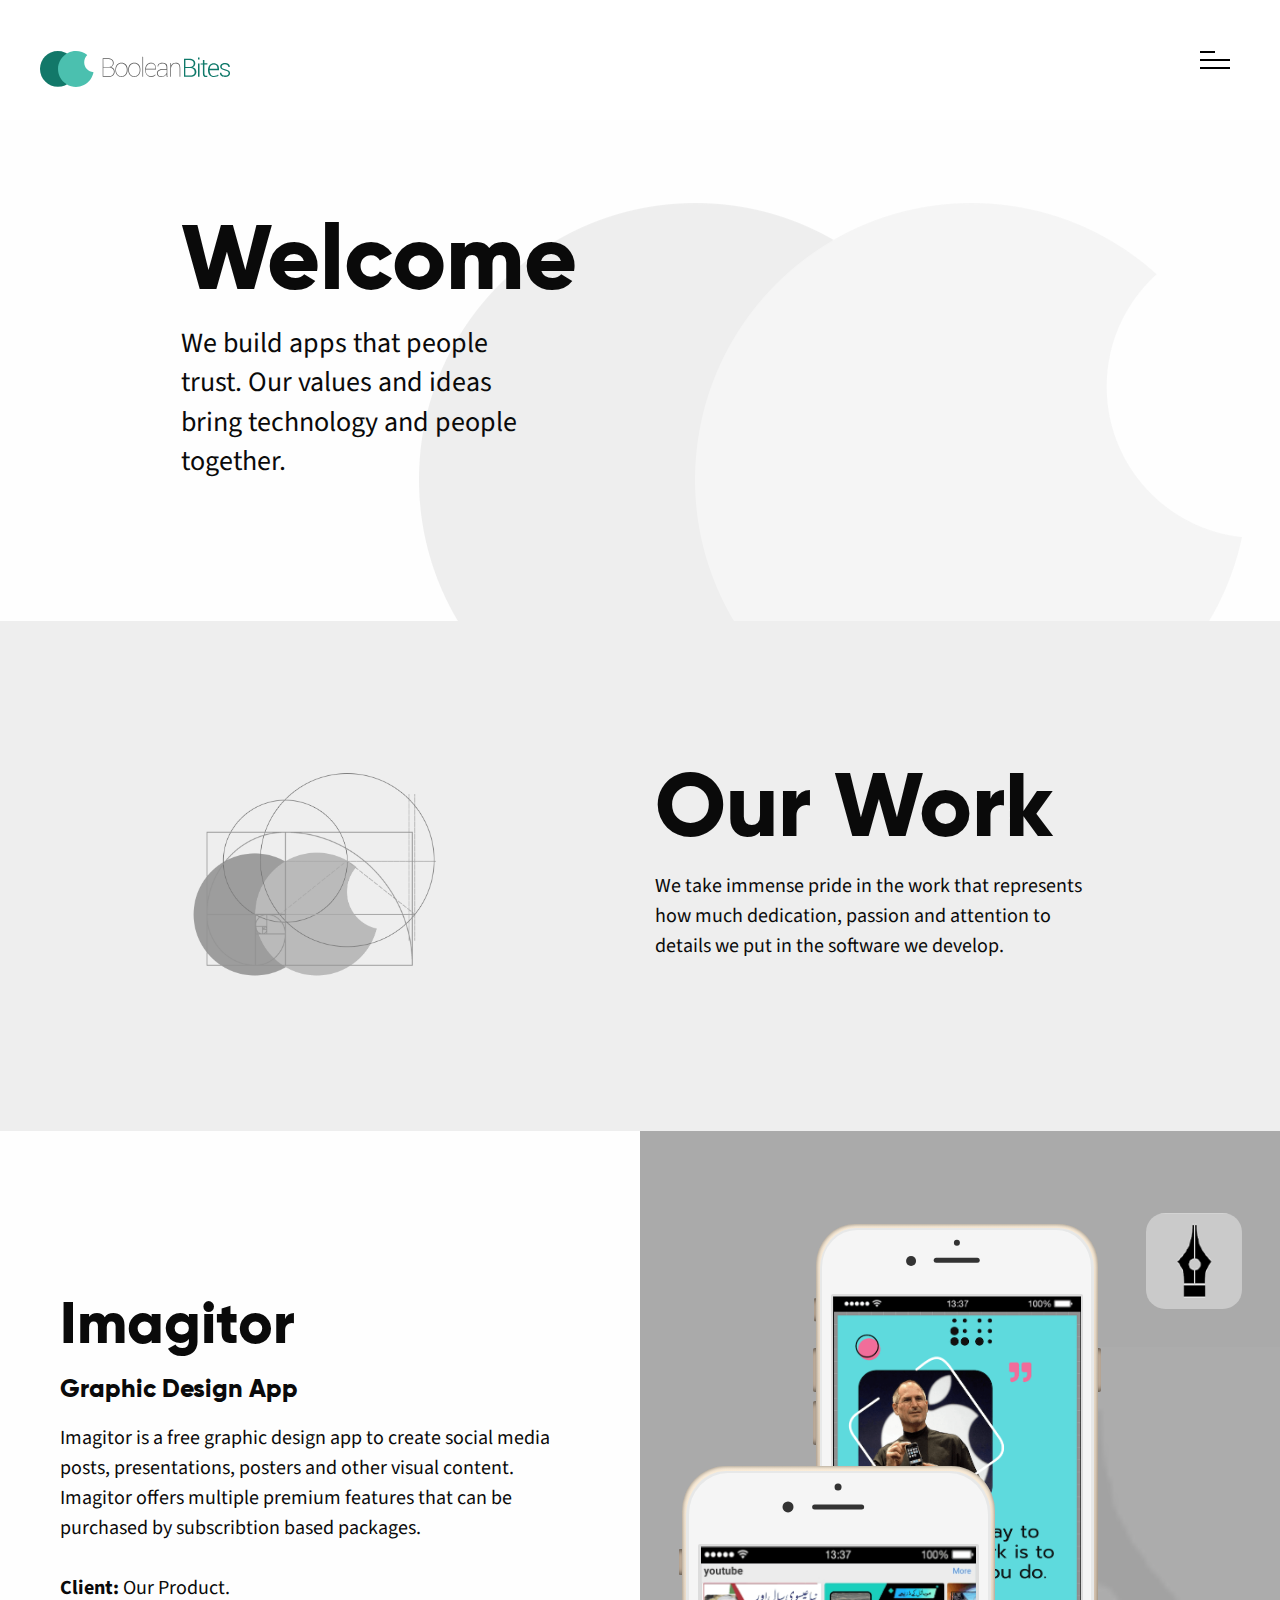
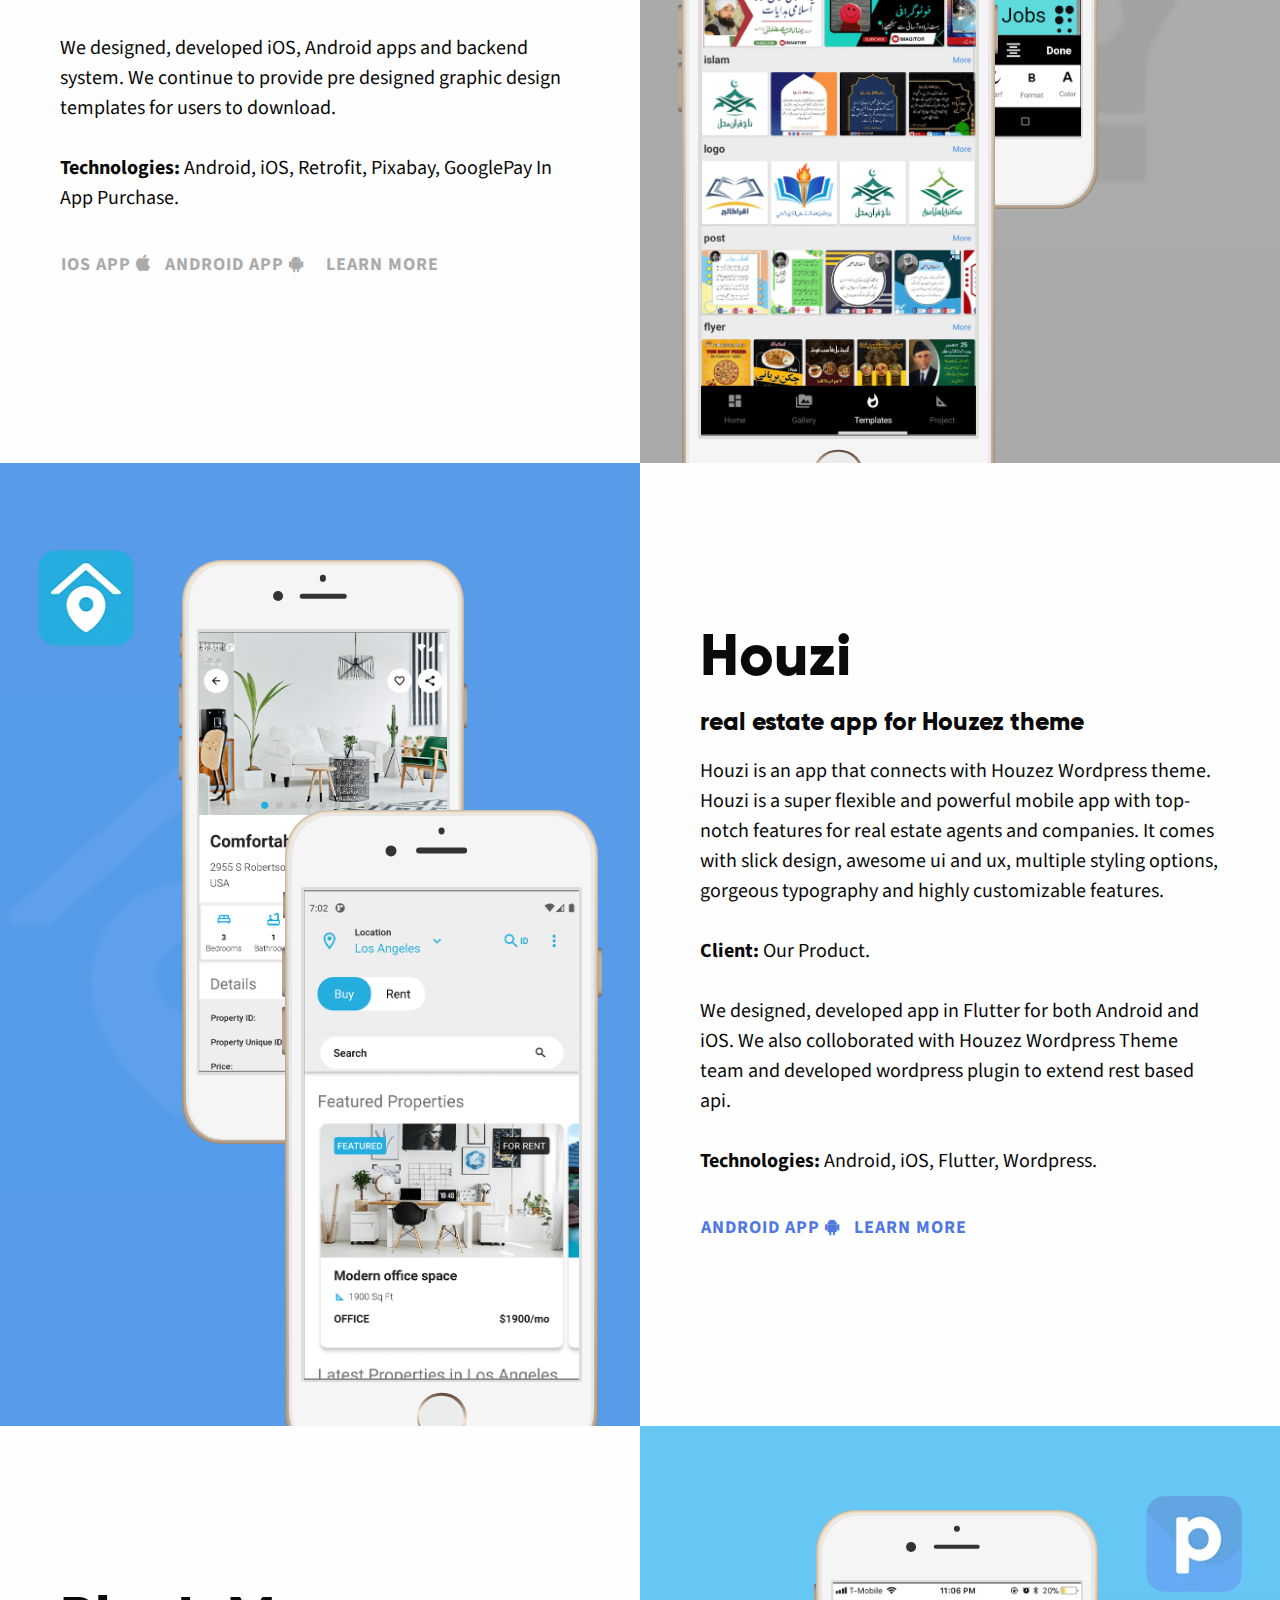
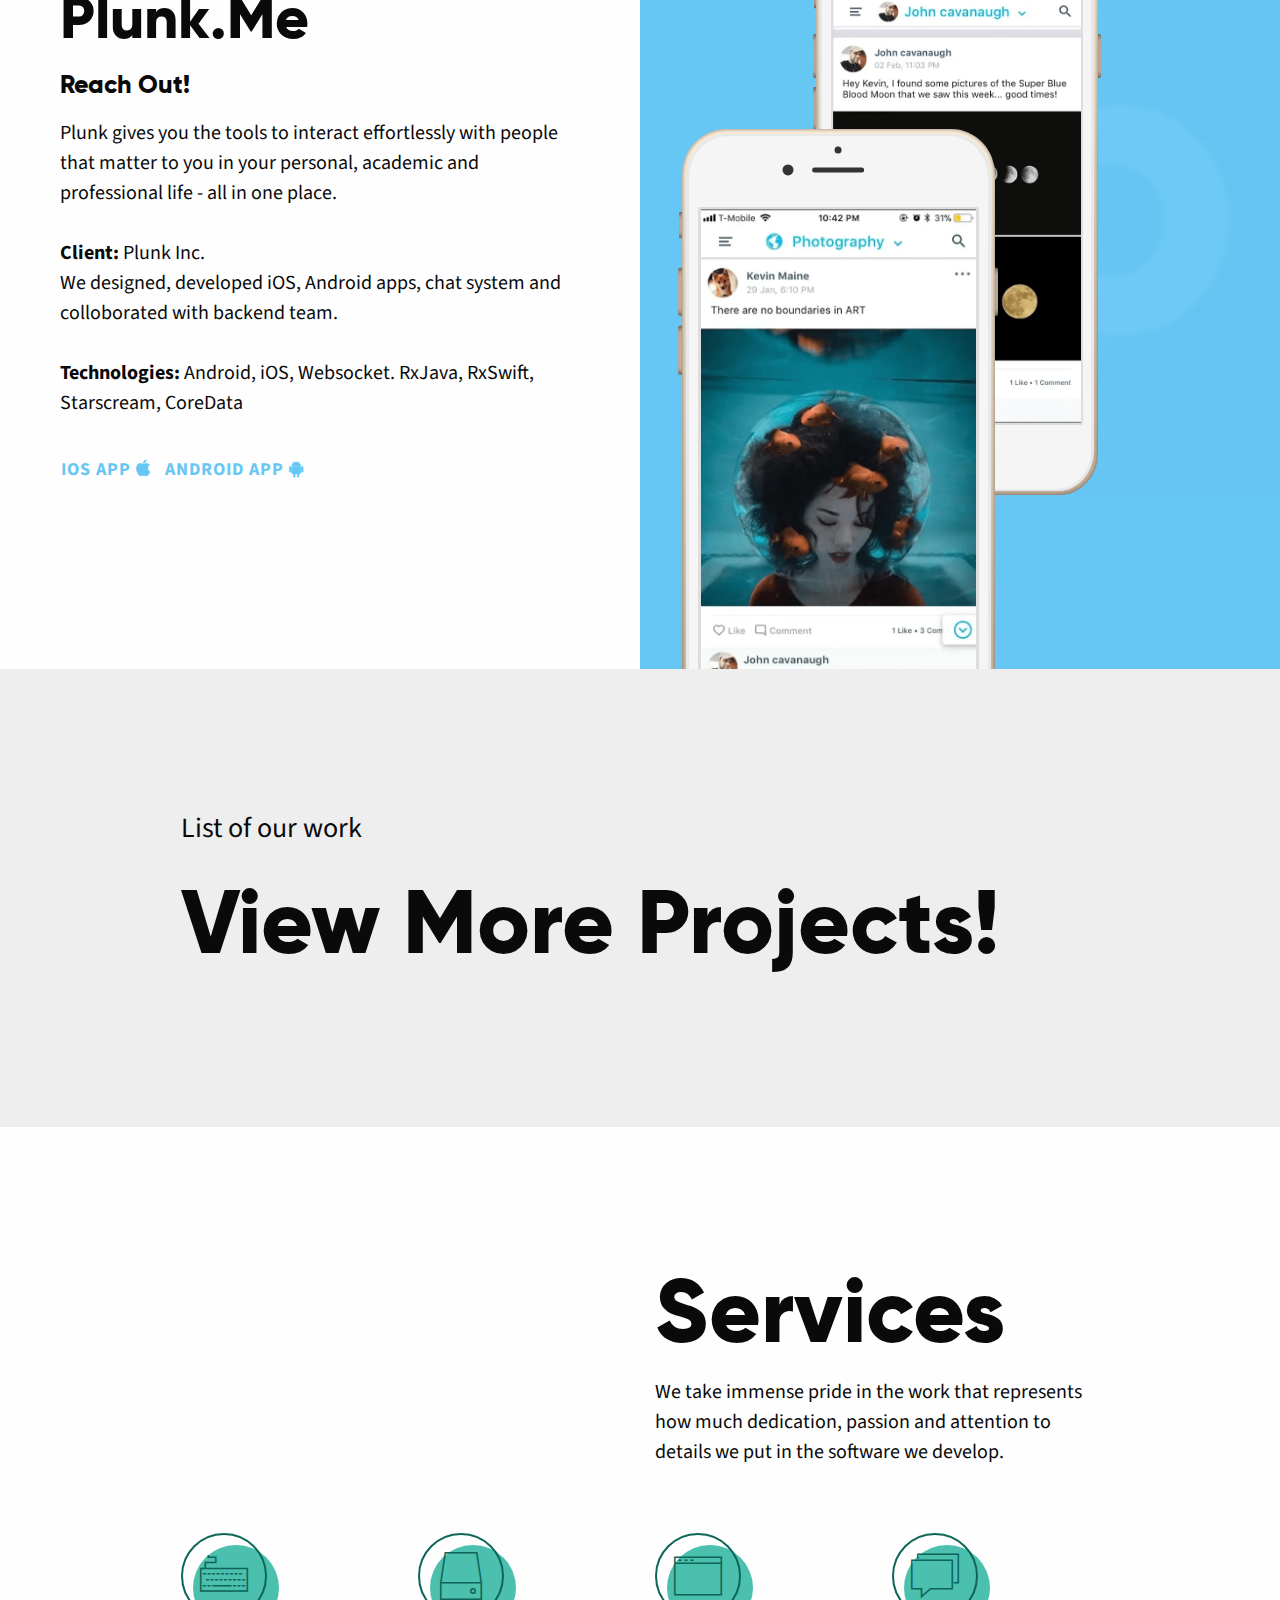
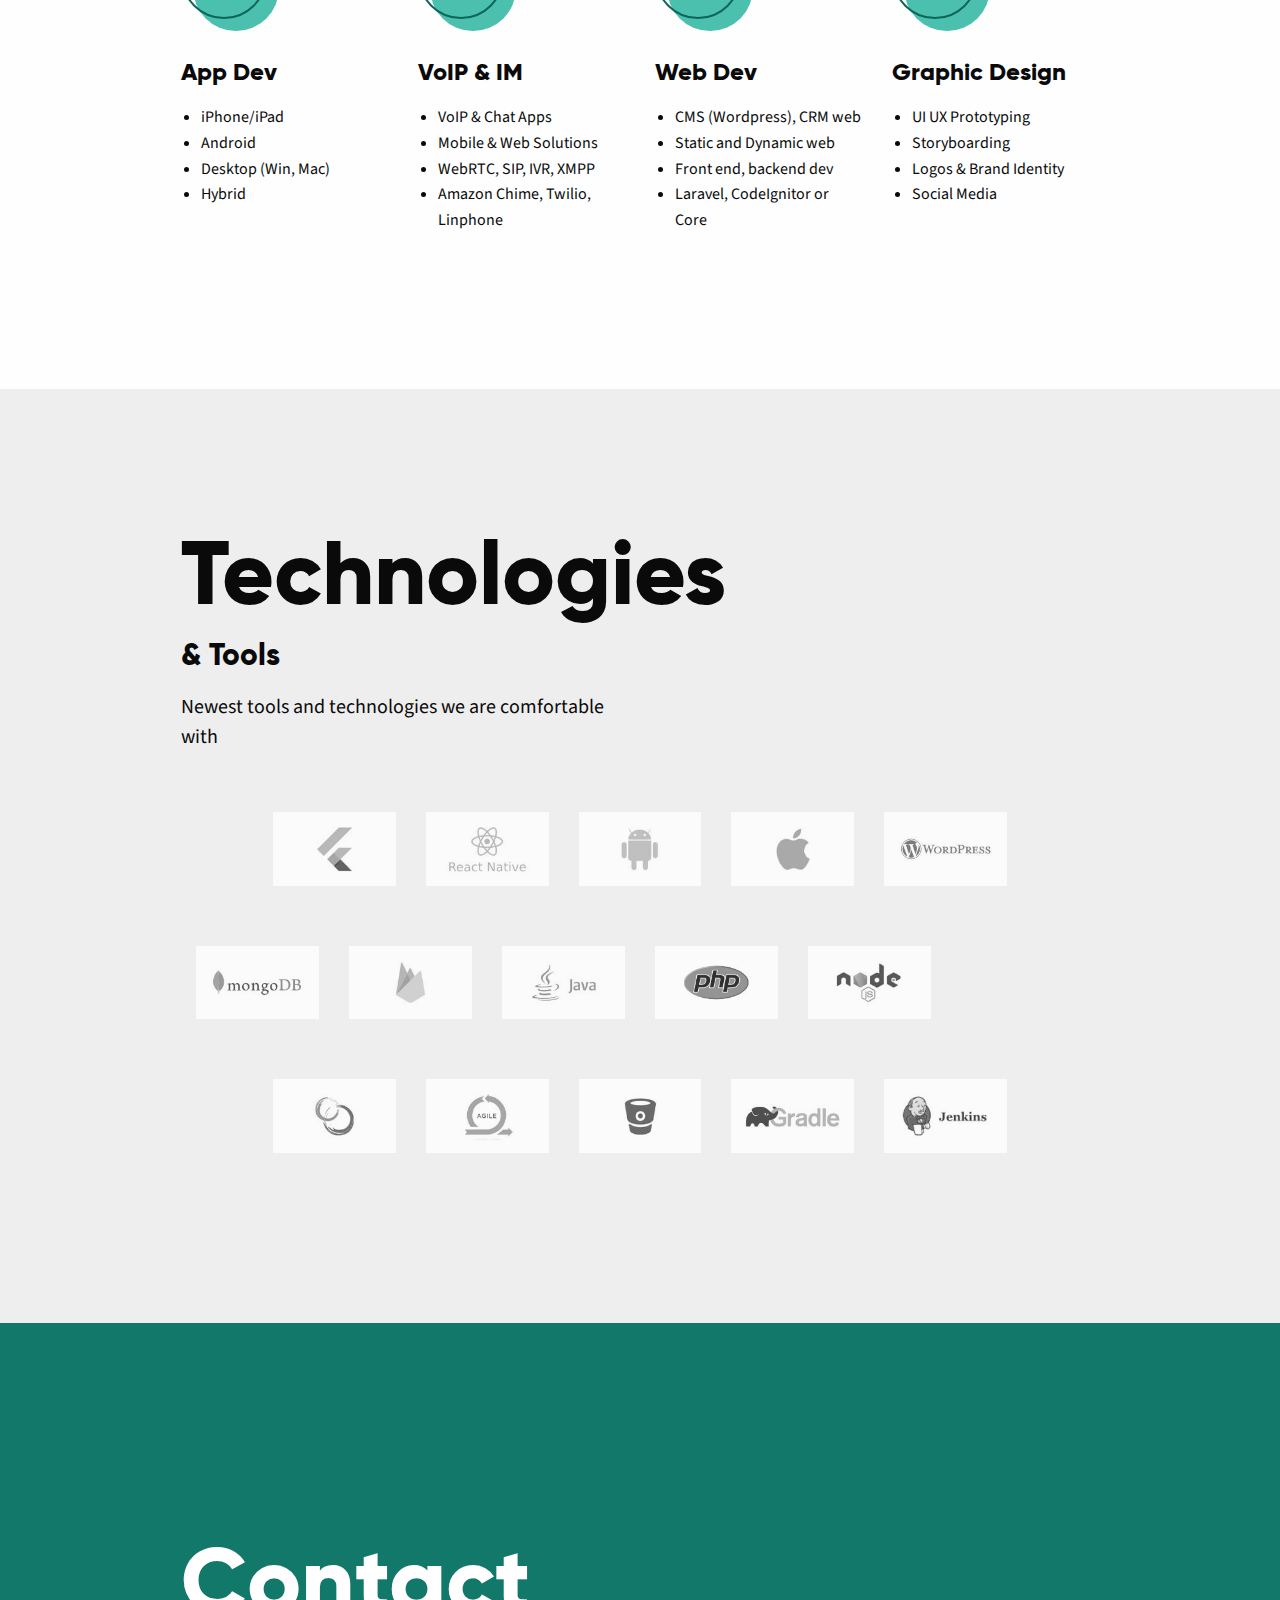
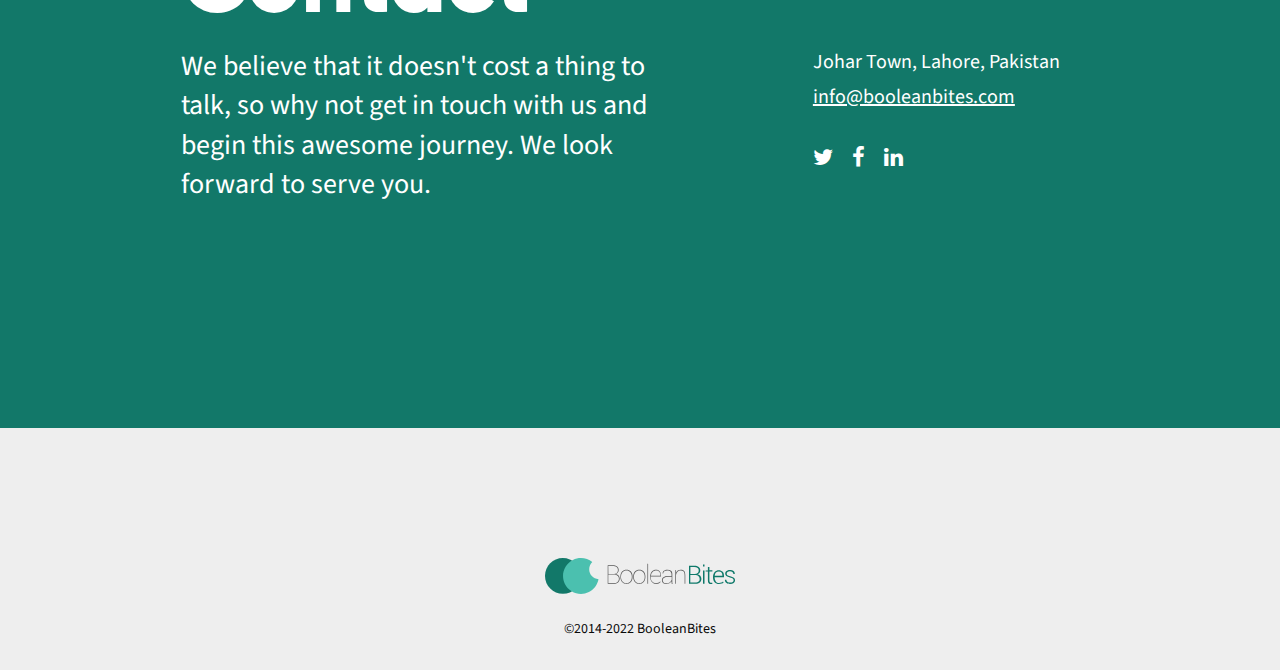
<file: index.html>
<!DOCTYPE html>
<html lang="en" class="no-js">

<head>
    <script src="js/jquery.min.js"></script>

    <meta charset="utf-8">
    <meta http-equiv="X-UA-Compatible" content="IE=edge">
    <meta name="viewport" content="width=device-width, initial-scale=1, minimum-scale=1, maximum-scale=1">
    <title>BooleanBites - Android iOS App Development</title>
    <meta property="og:title" content="BooleanBites - Android iOS App Development" />
    <meta property="og:site_name" content="BooleanBites" />
    <meta name="description" content="BooleanBites Ltd. develops on demand Enterprise Software Solutions. We deliver real value for businesses through innovation, creativity, and the smart application of technology in this highly complex and competitive environment."
    />
    <meta property="og:description" content="BooleanBites Ltd. develops on demand Enterprise Software Solutions. We deliver real value for businesses through innovation, creativity, and the smart application of technology in this highly complex and competitive environment."
    />
    <link rel="canonical" href="http://www.booleanbites.com/" />
    <meta property="og:url" content="http://www.booleanbites.com/" />
    <meta property="og:locale" content="en_US" />
    <meta property="og:type" content="website" />
    <meta property="og:image" content="http://www.booleanbites.com/images/box-logo.jpg" />
    <meta property="og:image:type" content="image/jpg">
    <meta property="og:image:width" content="200">
    <meta property="og:image:height" content="200">
    <meta property="og:image" content="http://www.booleanbites.com/images/fb_background.png" />
    <meta property="og:image:type" content="image/png">
    <meta property="og:image:width" content="500">
    <meta property="og:image:height" content="270">

    <!-- Fav Icon -->

    <link rel="shortcut icon" href="images/favicon.ico" type="image/x-icon">
    <link rel="icon" href="images/favicon.ico" type="image/x-icon">
    <link rel="apple-touch-icon" href="images/apple_icon.png">
    <link href="https://fonts.googleapis.com/css?family=Source+Sans+Pro:400,400i,600,600i,700,700i" rel="stylesheet">
    <link rel="stylesheet" href="static/css/all-styles.css">

</head>

<body class="white-bg">
    <div id="logo">
        <a href="index.html">
            <h1><img src="images/logo-new.svg" class="logo-svg" alt=""></h1>
        </a>
    </div>
    <div id="menu-wrapper">
        <div id="menu-controller">
            <div id="menu-icon">
                <div id="menu-icon-stack">
                    <span></span>
                    <span></span>
                    <span></span>
                </div>
                <div id="menu-icon-close">
                    <span></span>
                    <span></span>
                </div>
            </div>
        </div>
        <div id="menu-content">
            <nav id="main-menu">
                <ul>
                    <li><a class="menu-goto" href="#head-bg">Home</a></li>
                    <li><a class="menu-goto" href="cases.html">Our Work</a></li>
                    <li><a class="menu-goto" href="#services">Services</a></li>
                    <li><a class="menu-goto" href="http://blog.booleanbites.com/" target="_blank">Blog</a></li>
                    <li><a class="menu-goto" href="#contactus">Contact</a></li>
                </ul>
            </nav>
            <div id="contact-info">
                <p>
                    Johar Town, <br>Lahore, <br>Pakistan
                </p>
                <p><a href="mailto:info@booleanbites.com" title="business email">info@booleanbites.com</a></p>
            </div>
            <div id="socials">
                <ul>
                    <li><a href="https://twitter.com/BooleanBites"><i class='fa fa-twitter'></i></a></li>
                    <li><a href="https://www.facebook.com/booleanbitesltd"><i class='fa fa-facebook'></i></a></li>
                    <li><a href="#"><i class='fa fa-linkedin'></i></a></li>
                    <li><a href="#"><i class='fa fa-dribbble'></i></a></li>
                    <li><a href="#"><i class='fa fa-youtube'></i></a></li>
                </ul>
            </div>
        </div>
        <div id="bg-primary"></div>
    </div>
    <div id="white-bar"></div>
    <div class="full header" id="head-bg">
        <div class="case-intro">
            <div class="large-12 columns">
                <div class="four spacing"></div>
                <h2 class="head-title">
                    Welcome
                </h2>
            </div>
            <div class="large-6 columns end">
                <p class='case-text-big'>
                    We build apps that people trust. Our values and ideas bring technology and people together.
                </p>
            </div>
        </div>
    </div>
    <!-- projects -->

    <div id="projects" class="full grey">
        <div class="case-intro">
            <div class="large-6 columns">
                <img src="images/@stock/BBGoldenRatio.png" width="60%" alt="">
                <div class="four spacing show-for-small-only"></div>
            </div>
            <div class="large-6 columns">
                <h2 class="case-title">
                    Our Work
                </h2>
                <p>
                    We take immense pride in the work that represents how much dedication, passion and attention to details we put in the software we develop.
                </p>
            </div>

        </div>
    </div>
    <div class="full no-sides no-top no-bottom case-table">
        <div id="case-1" class="case-image show-for-small-only">
            <div class="app-icon right">
                <img src="images/@stock/imagitor/app-icon.png" alt="">
            </div>
            <div class="app-icon-shade right">
                <img src="images/@stock/imagitor/app-icon.png" alt="">
            </div>
            <div class="screenshot right">
                <div class="p6  p6-gold">
                    <div class="p6_b">
                        <div class="p6_b_sp"></div>
                        <div class="p6_b_ca"></div>
                        <div class="p6_b_se"></div>
                        <div class="p6_b_m"></div>
                        <div class="p6_b_u"></div>
                        <div class="p6_b_d"></div>
                        <div class="p6_b_r"></div>
                        <div class="p6_b_btn"></div>
                    </div>
                    <div class="p6_s">
                        <div class="p6_s_">
                            <div class="p6_s_f">
                                <img src="images/@stock/imagitor/screenshot.png" class="aa_img" alt="Imagitor - Urdu Arabic Persian text on photos">
                            </div>
                        </div>
                    </div>
                </div>
            </div>
            <div class="screenshot1 right">
                <div class="p6  p6-gold">
                    <div class="p6_b">
                        <div class="p6_b_sp"></div>
                        <div class="p6_b_ca"></div>
                        <div class="p6_b_se"></div>
                        <div class="p6_b_m"></div>
                        <div class="p6_b_u"></div>
                        <div class="p6_b_d"></div>
                        <div class="p6_b_r"></div>
                        <div class="p6_b_btn"></div>
                    </div>
                    <div class="p6_s">
                        <div class="p6_s_">
                            <div class="p6_s_f">
                                <img src="images/@stock/imagitor/screenshot1.png" class="aa_img" alt="Imagitor - Urdu Arabic Persian text on photos">
                            </div>
                        </div>
                    </div>
                </div>
            </div>
            <!-- <img src="images/@stock/case-6.png" alt=""> -->
        </div>
        <div class="case-table-content">
            <h3>Imagitor</h3>
            <h4>Graphic Design App</h4>
            <p>
                Imagitor is a free graphic design app to create social media posts, presentations, posters and other visual content.
                Imagitor offers multiple premium features that can be purchased by subscribtion based packages.
                <br>
                <br>
                <strong>Client:</strong> Our Product.
                <br>
                <br> We designed, developed iOS, Android apps and backend system.
                 We continue to provide pre designed graphic design templates 
                for users to download.

                <br>
                <br>
                <strong>Technologies:</strong> Android, iOS, Retrofit, Pixabay, GooglePay In App Purchase.
            </p>
            <p>
                <span class="styled-button-wrapper" id="case-1-button">
                    <a href="https://appsto.re/i6725K2" class="styled button">iOS App <i class="fa fa-apple"></i>
                    </a>
                    &nbsp;
                    <a href="https://play.google.com/store/apps/details?id=com.booleanbites.imagitor" class="styled button">
                        Android App <i class="fa fa-android"></i>
                    </a>
                    &nbsp;
                    &nbsp;
                    <a href="case-study-1.html" class="styled button">
                        Learn More
                    </a>
                </span>
            </p>
        </div>
        <div id="case-1" class="case-image hide-for-small-only">
            <div class="app-icon right">
                <img src="images/@stock/imagitor/app-icon.png" alt="">
            </div>
            <div class="app-icon-shade right">
                <img src="images/@stock/imagitor/app-icon.png" alt="">
            </div>
            <div class="screenshot right">
                <div class="p6  p6-gold">
                    <div class="p6_b">
                        <div class="p6_b_sp"></div>
                        <div class="p6_b_ca"></div>
                        <div class="p6_b_se"></div>
                        <div class="p6_b_m"></div>
                        <div class="p6_b_u"></div>
                        <div class="p6_b_d"></div>
                        <div class="p6_b_r"></div>
                        <div class="p6_b_btn"></div>
                    </div>
                    <div class="p6_s">
                        <div class="p6_s_">
                            <div class="p6_s_f">
                                <img src="images/@stock/imagitor/screenshot.png" class="aa_img" alt="Imagitor - Urdu Arabic Persian text on photos">
                            </div>
                        </div>
                    </div>
                </div>
            </div>
            <div class="screenshot1 right">
                <div class="p6  p6-gold">
                    <div class="p6_b">
                        <div class="p6_b_sp"></div>
                        <div class="p6_b_ca"></div>
                        <div class="p6_b_se"></div>
                        <div class="p6_b_m"></div>
                        <div class="p6_b_u"></div>
                        <div class="p6_b_d"></div>
                        <div class="p6_b_r"></div>
                        <div class="p6_b_btn"></div>
                    </div>
                    <div class="p6_s">
                        <div class="p6_s_">
                            <div class="p6_s_f">
                                <img src="images/@stock/imagitor/screenshot1.png" class="aa_img" alt="Imagitor - Urdu Arabic Persian text on photos">
                            </div>
                        </div>
                    </div>
                </div>
            </div>
            <!-- <img src="images/@stock/case-6.png" alt=""> -->
        </div>
    </div>
    <div class="full no-sides no-top no-bottom case-table">
        <div id="case-2" class="case-image">
            <div class="app-icon">
                <img src="images/@stock/houzez/app-icon.png" alt="">
            </div>
            <div class="app-icon-shade">
                <img src="images/@stock/houzez/app-icon.png" alt="">
            </div>
            <div class="screenshot">
                <div class="p6  p6-gold">
                    <div class="p6_b">
                        <div class="p6_b_sp"></div>
                        <div class="p6_b_ca"></div>
                        <div class="p6_b_se"></div>
                        <div class="p6_b_m"></div>
                        <div class="p6_b_u"></div>
                        <div class="p6_b_d"></div>
                        <div class="p6_b_r"></div>
                        <div class="p6_b_btn"></div>
                    </div>
                    <div class="p6_s">
                        <div class="p6_s_">
                            <div class="p6_s_f">
                                <img src="images/@stock/houzez/gallery-1.png" class="aa_img" alt="Imagitor - Urdu Arabic Persian text on photos">
                            </div>
                        </div>
                    </div>
                </div>
            </div>
            <div class="screenshot1">
                <div class="p6  p6-gold">
                    <div class="p6_b">
                        <div class="p6_b_sp"></div>
                        <div class="p6_b_ca"></div>
                        <div class="p6_b_se"></div>
                        <div class="p6_b_m"></div>
                        <div class="p6_b_u"></div>
                        <div class="p6_b_d"></div>
                        <div class="p6_b_r"></div>
                        <div class="p6_b_btn"></div>
                    </div>
                    <div class="p6_s">
                        <div class="p6_s_">
                            <div class="p6_s_f">
                                <img src="images/@stock/houzez/gallery-2.png" class="aa_img" alt="Imagitor - Urdu Arabic Persian text on photos">
                            </div>
                        </div>
                    </div>
                </div>
            </div>
            <!-- <img src="images/@stock/case-7.png" alt=""> -->
        </div>
        <div class="case-table-content">
            <h3>Houzi</h3>
            <h4>real estate app for Houzez theme</h4>
            <p>
                Houzi is an app that connects with Houzez Wordpress theme. Houzi is a super flexible and powerful mobile app with top-notch features for real estate agents and companies. It comes with slick design, awesome ui and ux, multiple styling options, gorgeous typography and highly customizable features.

                <br>
                <br>
                <strong>Client:</strong> Our Product.
                <br>
                <br> We designed, developed app in Flutter for both Android and iOS. We also colloborated with Houzez Wordpress Theme team and developed wordpress plugin to extend rest based api.

                <br>
                <br>
                <strong>Technologies:</strong> Android, iOS, Flutter, Wordpress.
            </p>
            <p>
                <span class="styled-button-wrapper" id="case-2-button">
                    <a href="https://play.google.com/store/apps/details?id=com.booleanbites.houzez" class="styled button">
                        Android App <i class="fa fa-android"></i>
                    </a>
                    &nbsp;
                    <a href="houzi-real-estate-app.html" class="styled button">
                        Learn More
                    </a>
                </span>
            </p>
        </div>
    </div>
    <div class="full no-sides no-top no-bottom case-table">
        <div id="case-4" class="case-image show-for-small-only">
            <div class="app-icon right">
                <img src="images/@stock/plunk/app-icon.png" alt="">
            </div>
            <div class="app-icon-shade right">
                <img src="images/@stock/plunk/app-icon.png" alt="">
            </div>
            <div class="screenshot right">
                <div class="p6  p6-gold">
                    <div class="p6_b">
                        <div class="p6_b_sp"></div>
                        <div class="p6_b_ca"></div>
                        <div class="p6_b_se"></div>
                        <div class="p6_b_m"></div>
                        <div class="p6_b_u"></div>
                        <div class="p6_b_d"></div>
                        <div class="p6_b_r"></div>
                        <div class="p6_b_btn"></div>
                    </div>
                    <div class="p6_s">
                        <div class="p6_s_">
                            <div class="p6_s_f">
                                <img src="images/@stock/plunk/screenshot.png" class="aa_img" alt="Imagitor - Urdu Arabic Persian text on photos">
                            </div>
                        </div>
                    </div>
                </div>
            </div>
            <div class="screenshot1 right">
                <div class="p6  p6-gold">
                    <div class="p6_b">
                        <div class="p6_b_sp"></div>
                        <div class="p6_b_ca"></div>
                        <div class="p6_b_se"></div>
                        <div class="p6_b_m"></div>
                        <div class="p6_b_u"></div>
                        <div class="p6_b_d"></div>
                        <div class="p6_b_r"></div>
                        <div class="p6_b_btn"></div>
                    </div>
                    <div class="p6_s">
                        <div class="p6_s_">
                            <div class="p6_s_f">
                                <img src="images/@stock/plunk/screenshot1.png" class="aa_img" alt="Imagitor - Urdu Arabic Persian text on photos">
                            </div>
                        </div>
                    </div>
                </div>
            </div>
            <!-- <img src="images/@stock/case-4.png" alt=""> -->
        </div>
        <div class="case-table-content">
            <h3>Plunk.Me</h3>
            <h4>Reach Out!</h4>
            <p>
                Plunk gives you the tools to interact effortlessly with people that matter to you in your personal, academic and professional life - all in one place.

                <br>
                <br>
                <strong>Client:</strong> Plunk Inc.
                <br>
                We designed, developed iOS, Android apps, chat system and colloborated with backend team.

                <br>
                <br>
                <strong>Technologies:</strong> Android, iOS, Websocket. RxJava, RxSwift, Starscream, CoreData
            </p>
            <p>
                <span class="styled-button-wrapper" id="case-4-button">
                    <a href="https://itunes.apple.com/us/app/plunk-me-/id1145048237?mt=8" class="styled button">iOS App <i class="fa fa-apple"></i>
                   </a>
                   &nbsp;
                   <a href="https://play.google.com/store/apps/details?id=com.slateup.plunk.me&hl=en_US&gl=US" class="styled button">
                       Android App <i class="fa fa-android"></i>
                   </a>
               </span>
            </p>
        </div>
        <div id="case-4" class="case-image hide-for-small-only">
            <div class="app-icon right">
                <img src="images/@stock/plunk/app-icon.png" alt="">
            </div>
            <div class="app-icon-shade right">
                <img src="images/@stock/plunk/app-icon.png" alt="">
            </div>
            <div class="screenshot right">
                <div class="p6  p6-gold">
                    <div class="p6_b">
                        <div class="p6_b_sp"></div>
                        <div class="p6_b_ca"></div>
                        <div class="p6_b_se"></div>
                        <div class="p6_b_m"></div>
                        <div class="p6_b_u"></div>
                        <div class="p6_b_d"></div>
                        <div class="p6_b_r"></div>
                        <div class="p6_b_btn"></div>
                    </div>
                    <div class="p6_s">
                        <div class="p6_s_">
                            <div class="p6_s_f">
                                <img src="images/@stock/plunk/screenshot.png" class="aa_img" alt="Imagitor - Urdu Arabic Persian text on photos">
                            </div>
                        </div>
                    </div>
                </div>
            </div>
            <div class="screenshot1 right">
                <div class="p6  p6-gold">
                    <div class="p6_b">
                        <div class="p6_b_sp"></div>
                        <div class="p6_b_ca"></div>
                        <div class="p6_b_se"></div>
                        <div class="p6_b_m"></div>
                        <div class="p6_b_u"></div>
                        <div class="p6_b_d"></div>
                        <div class="p6_b_r"></div>
                        <div class="p6_b_btn"></div>
                    </div>
                    <div class="p6_s">
                        <div class="p6_s_">
                            <div class="p6_s_f">
                                <img src="images/@stock/plunk/screenshot1.png" class="aa_img" alt="Imagitor - Urdu Arabic Persian text on photos">
                            </div>
                        </div>
                    </div>
                </div>
            </div>
            <!-- <img src="images/@stock/case-4.png" alt=""> -->
        </div>
    </div>
    <div class="full grey no-right">
        <a href="cases.html" id="bottom-call-to-action"></a>
        <div class="case-intro">
            <div class="large-12 columns">
                <p class="case-text-big">List of our work</p>
                <h2 class="case-title">View More Projects!</h2>
            </div>
        </div>
    </div>
    <!-- end projects -->
    <!-- services -->
    <div id="services" class="full">
        <div class="case-intro">
            <div class="large-6 columns">
            </div>
            <div class="large-6 columns">
                <h2 class="case-title">
                    Services
                </h2>
                <p>
                    We take immense pride in the work that represents how much dedication, passion and attention to details we put in the software we develop.
                </p>
            </div>

        </div>
        <div class="two spacing"></div>
        <div class="large-3 medium-6 columns">
            <div class="icon-text">
                <span class="icon-bg"><i class="icon-basic-keyboard"></i></span>
                <h3>App Dev</h3>
                <ul>
                    <li>iPhone/iPad</li>
                    <li>Android</li>
                    <li>Desktop (Win, Mac)</li>
                    <li>Hybrid</li>
                </ul>
            </div>
        </div>
        <div class="large-3 medium-6 columns">
            <div class="icon-text">
                <span class="icon-bg"><i class="icon-basic-server"></i></span>
                <h3>VoIP & IM</h3>
                <ul>
                    <li>VoIP & Chat Apps</li>
                    <li>Mobile & Web Solutions</li>
                    <li>WebRTC, SIP, IVR, XMPP</li>
                    <li>Amazon Chime, Twilio, Linphone</li>
                </ul>
            </div>
        </div>
        <div class="large-3 medium-6 columns">
            <div class="icon-text">
                <span class="icon-bg"><i class="icon-basic-webpage"></i></span>
                <h3>Web Dev</h3>
                <ul>
                    <li>CMS (Wordpress), CRM web</li>
                    <li>Static and Dynamic web</li>
                    <li>Front end, backend dev</li>
                    <li>Laravel, CodeIgnitor or Core</li>
                </ul>
            </div>
        </div>
        <div class="large-3 medium-6 columns">
            <div class="icon-text">
                <span class="icon-bg"><i class="icon-basic-message-multiple"></i></span>
                <h3>Graphic Design</h3>
                <ul>
                    <li>UI UX Prototyping</li>
                    <li>Storyboarding</li>
                    <li>Logos & Brand Identity</li>
                    <li>Social Media</li>
                </ul>
            </div>
        </div>
        
    </div>
    <!-- end services -->
    <!-- technologies & tools -->
    <div class="full grey">
        <div class="case-intro">
            <div class="large-6 columns">
                <h2 class="case-title">
                    Technologies
                </h2>
                <h3> & Tools</h3>
                <p>
                    Newest tools and technologies we are comfortable with
                </p>
            </div>
            <div class="large-12 columns">
                <div class="clients ">
                    <div class='row'>
                        <div class="large-centered">
                            <div class='small-6 large-1 medium-4 columns show-for-large'>
                                <div class="client">
                                    <a href="#"></a>
                                </div>
                            </div>
                            <div class='small-6 large-2 medium-4 columns'>
                                <div class="client">
                                    <a href="#" title="Flutter"><img alt="Flutter" src="images/@stock/tools1.jpg" /></a>
                                </div>
                            </div>
                            <div class='small-6 large-2 medium-4 columns'>
                                <div class="client">
                                    <a href="#" title="React Native"><img alt="React Native" src="images/@stock/tools2.jpg" /></a>
                                </div>
                            </div>
                            <div class='small-6 large-2 medium-4 columns'>
                                <div class="client">
                                    <a href="#" title="Android Apps"><img alt="Android Apps" src="images/@stock/tools3.jpg" /></a>
                                </div>
                            </div>
                            <div class='small-6 large-2 medium-4 columns'>
                                <div class="client">
                                    <a href="#" title="iOS Apps"><img alt="iOS Apps" src="images/@stock/tools4.jpg" /></a>
                                </div>
                            </div>
                            <div class='small-6 large-2 medium-4 columns end'>
                                <div class="client">
                                    <a href="#" title="WordPress"><img alt="WordPress" src="images/@stock/tools5.jpg" /></a>
                                </div>
                            </div>
                            <div class='small-6 large-2 medium-4 columns hide-for-large'>
                                <div class="client">
                                    <a href="#" title="MongoDB"><img alt="MongoDB" src="images/@stock/tools6.jpg" /></a>
                                </div>
                            </div>
                        </div>
                    </div>
                    <div class='row'>
                        <div class='small-6 large-2 medium-4 columns show-for-large'>
                            <div class="client">
                                <a href="#" title="MongoDB"><img alt="MongoDB" src="images/@stock/tools6.jpg" /></a>
                            </div>
                        </div>
                        <div class='small-6 large-2 medium-4 columns'>
                            <div class="client">
                                <a href="#" title="Firebase"><img alt="Firebase" src="images/@stock/tools7.jpg" /></a>
                            </div>
                        </div>
                        <div class='small-6 large-2 medium-4 columns'>
                            <div class="client">
                                <a href="#" title="Java"><img alt="Java" src="images/@stock/tools8.jpg" /></a>
                            </div>
                        </div>
                        <div class='small-6 large-2 medium-4 columns'>
                            <div class="client">
                                <a href="#" title="php"><img alt="php" src="images/@stock/tools9.jpg" /></a>
                            </div>
                        </div>
                        <div class='small-6 large-2 medium-4 columns end'>
                            <div class="client">
                                <a href="#" title="Node.js"><img alt="Node.js" src="images/@stock/tools10.jpg" /></a>
                            </div>
                        </div>
                        <div class='small-6 large-2 medium-4 columns show-for-medium-only'>
                            <div class="client">
                                <a href="#" title="Scrum"><img alt="Scrum" src="images/@stock/tools11.jpg" /></a>
                            </div>
                        </div>
                        <div class='small-6 large-2 medium-4 columns show-for-medium-only'>
                            <div class="client">
                                <a href="#" title="AGILE"><img alt="AGILE" src="images/@stock/tools12.jpg" /></a>
                            </div>
                        </div>
                    </div>
                    <div class='row'>
                        <div class='small-6 large-1 medium-4 columns show-for-large'>
                            <div class="client">
                                <a href="#" title=""></a>
                            </div>
                        </div>

                        <div class='small-6 large-2 medium-4 columns hide-for-medium-only'>
                            <div class="client">
                                <a href="#" title="Scrum"><img alt="Scrum" src="images/@stock/tools11.jpg" /></a>
                            </div>
                        </div>
                        <div class='small-6 large-2 medium-4 columns hide-for-medium-only'>
                            <div class="client">
                                <a href="#" title="AGILE"><img alt="AGILE" src="images/@stock/tools12.jpg" /></a>
                            </div>
                        </div>
                        <div class='small-6 large-2 medium-4 columns'>
                            <div class="client">
                                <a href="#" title="Bitbucket"><img alt="Bitbucket" src="images/@stock/tools13.jpg" /></a>
                            </div>
                        </div>
                        <div class='small-6 large-2 medium-4 columns'>
                            <div class="client">
                                <a href="#" title="Gredle"><img alt="Gredle" src="images/@stock/tools14.jpg" /></a>
                            </div>
                        </div>
                        <div class='small-6 large-2 medium-4 columns end'>
                            <div class="client">
                                <a href="#" title="Jenkins"><img alt="Jenkins" src="images/@stock/tools15.jpg" /></a>
                            </div>
                        </div>
                    </div>
                </div>
            </div>
        </div>
    </div>
    <!-- end technologies & tools -->

    <!-- contact us -->
    <div id="contactus" class="full dark-theme white-text">
        <div class="case-intro">
            <div class="large-12 columns">
                <div class="four spacing"></div>
                <h2 class="head-title">
                    Contact
                </h2>
            </div>
            <div class="large-8 columns">
                <p class='case-text-big'>
                    We believe that it doesn't cost a thing to talk, so why not get in touch with us and begin this awesome journey. We look forward to serve you.
                </p>
                <div class="two spacing"></div>
                <div class="spacing"></div>
            </div>
            <div class="large-4 columns">
                <div class="contact-details wow slideInUp">
                    <p>
                        Johar Town, Lahore, Pakistan
                    </p>

                    <p>
                        <a href="mailto:info@booleanbites.com" title="business email">info@booleanbites.com</a>
                    </p>
                    <div class="spacing"></div>
                    <ul class="socials">
                        <li><a href="https://twitter.com/BooleanBites"><i class='fa fa-twitter'></i></a></li>
                        <li><a href="https://www.facebook.com/booleanbitesltd"><i class='fa fa-facebook'></i></a></li>
                        <li><a href="https://www.linkedin.com/company/booleanbites-ltd"><i class='fa fa-linkedin'></i></a></li>
                        <!-- <li><a href="#"><i class='fa fa-instagram'></i></a></li>
                        <li><a href="#"><i class='fa fa-dribbble'></i></a></li>
                        <li><a href="#"><i class='fa fa-youtube'></i></a></li> -->
                    </ul>
                    <div class="two spacing"></div>
                </div>
            </div>
            <script type="text/javascript">
                var submitted = false;
            </script>
            <div class='form'>
                <!-- contact form -->
            </div>

        </div>

    </div>
    <!-- end contact us -->
    <!-- copyright -->
    <div class="full grey no-bottom">
        <a href="#" id="bottom-call-to-action"></a>
        <div class="case-intro">
            <div class="large-12 columns">

                <p class="centered-text small-text">
                    <img src="images/logo-new.svg" class="logo-svg " alt=""><br> <br> &copy;2014-2022 Boolean<span class="themecolor">Bites </span>
                </p>
            </div>
        </div>
    </div>
    <!-- end copyright -->


    <!-- JS -->
    <script src="js/main.js"></script>

</body>

</html>
</file>
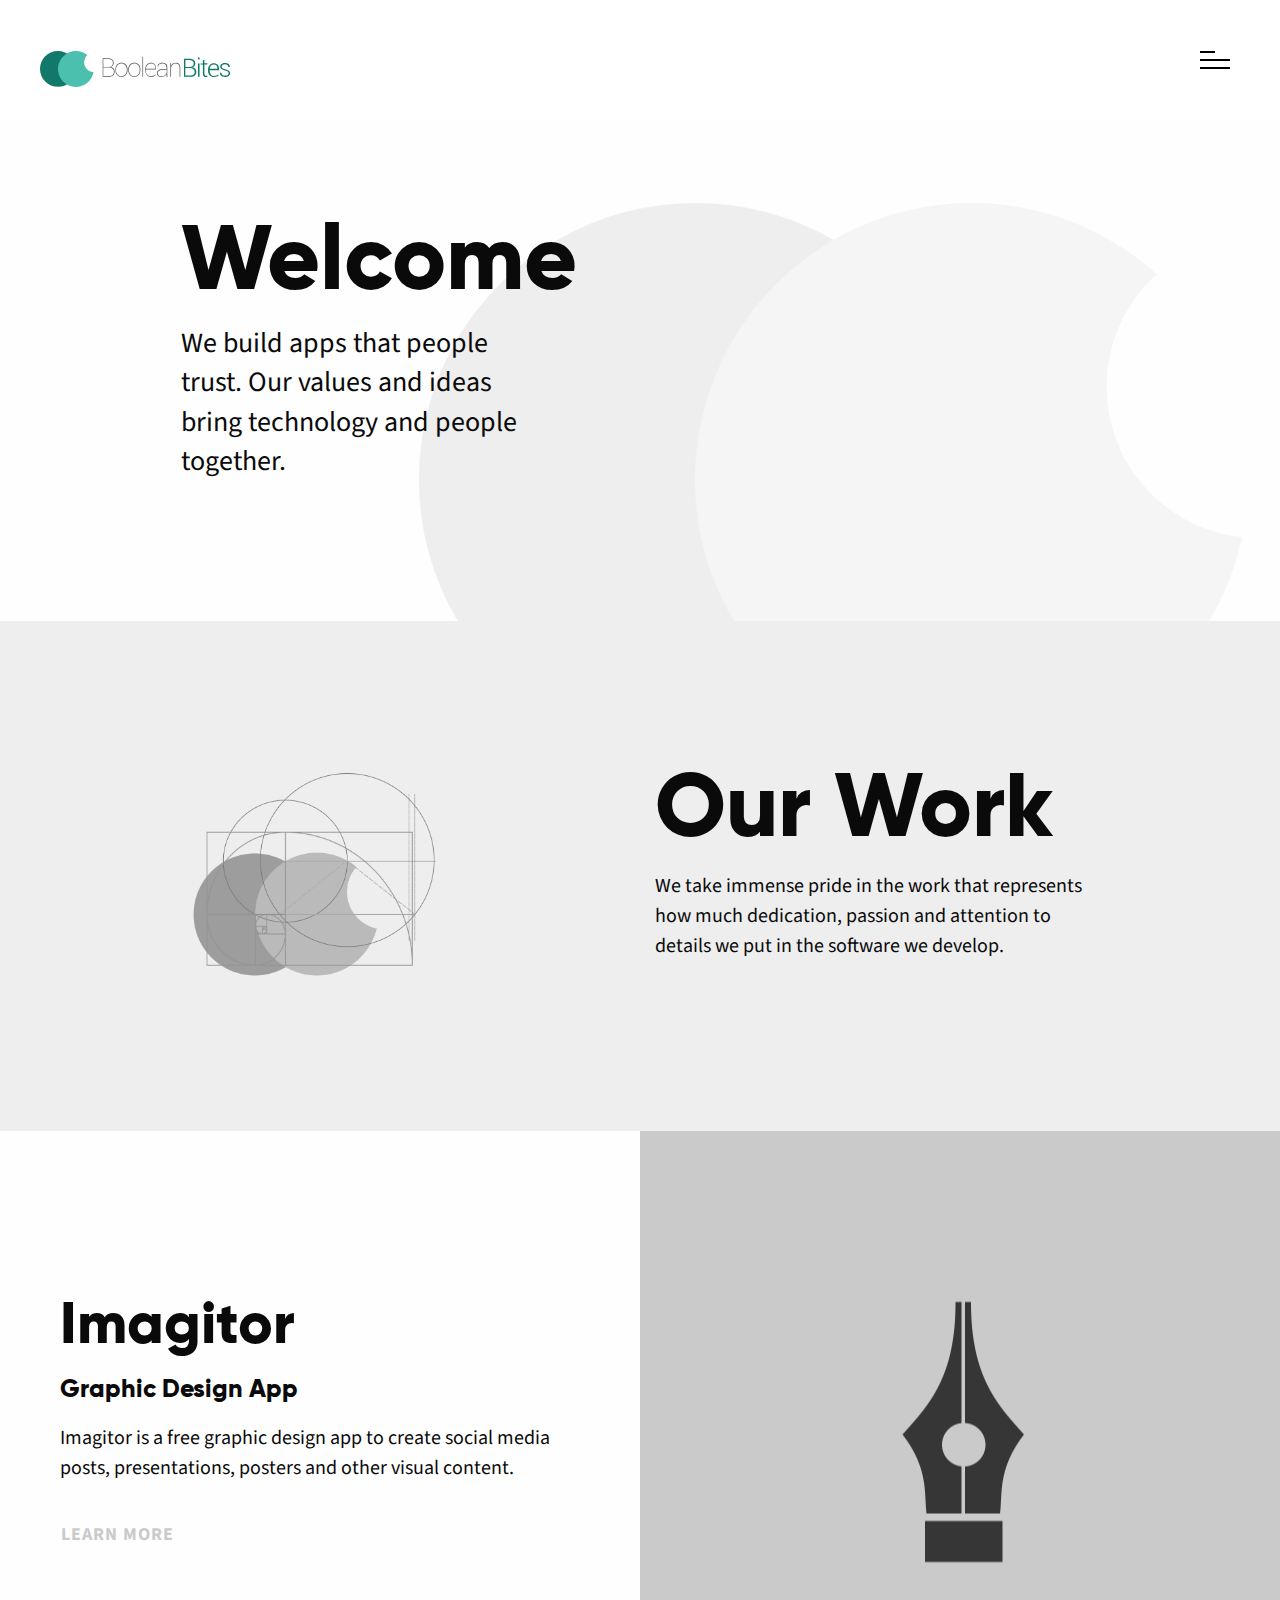
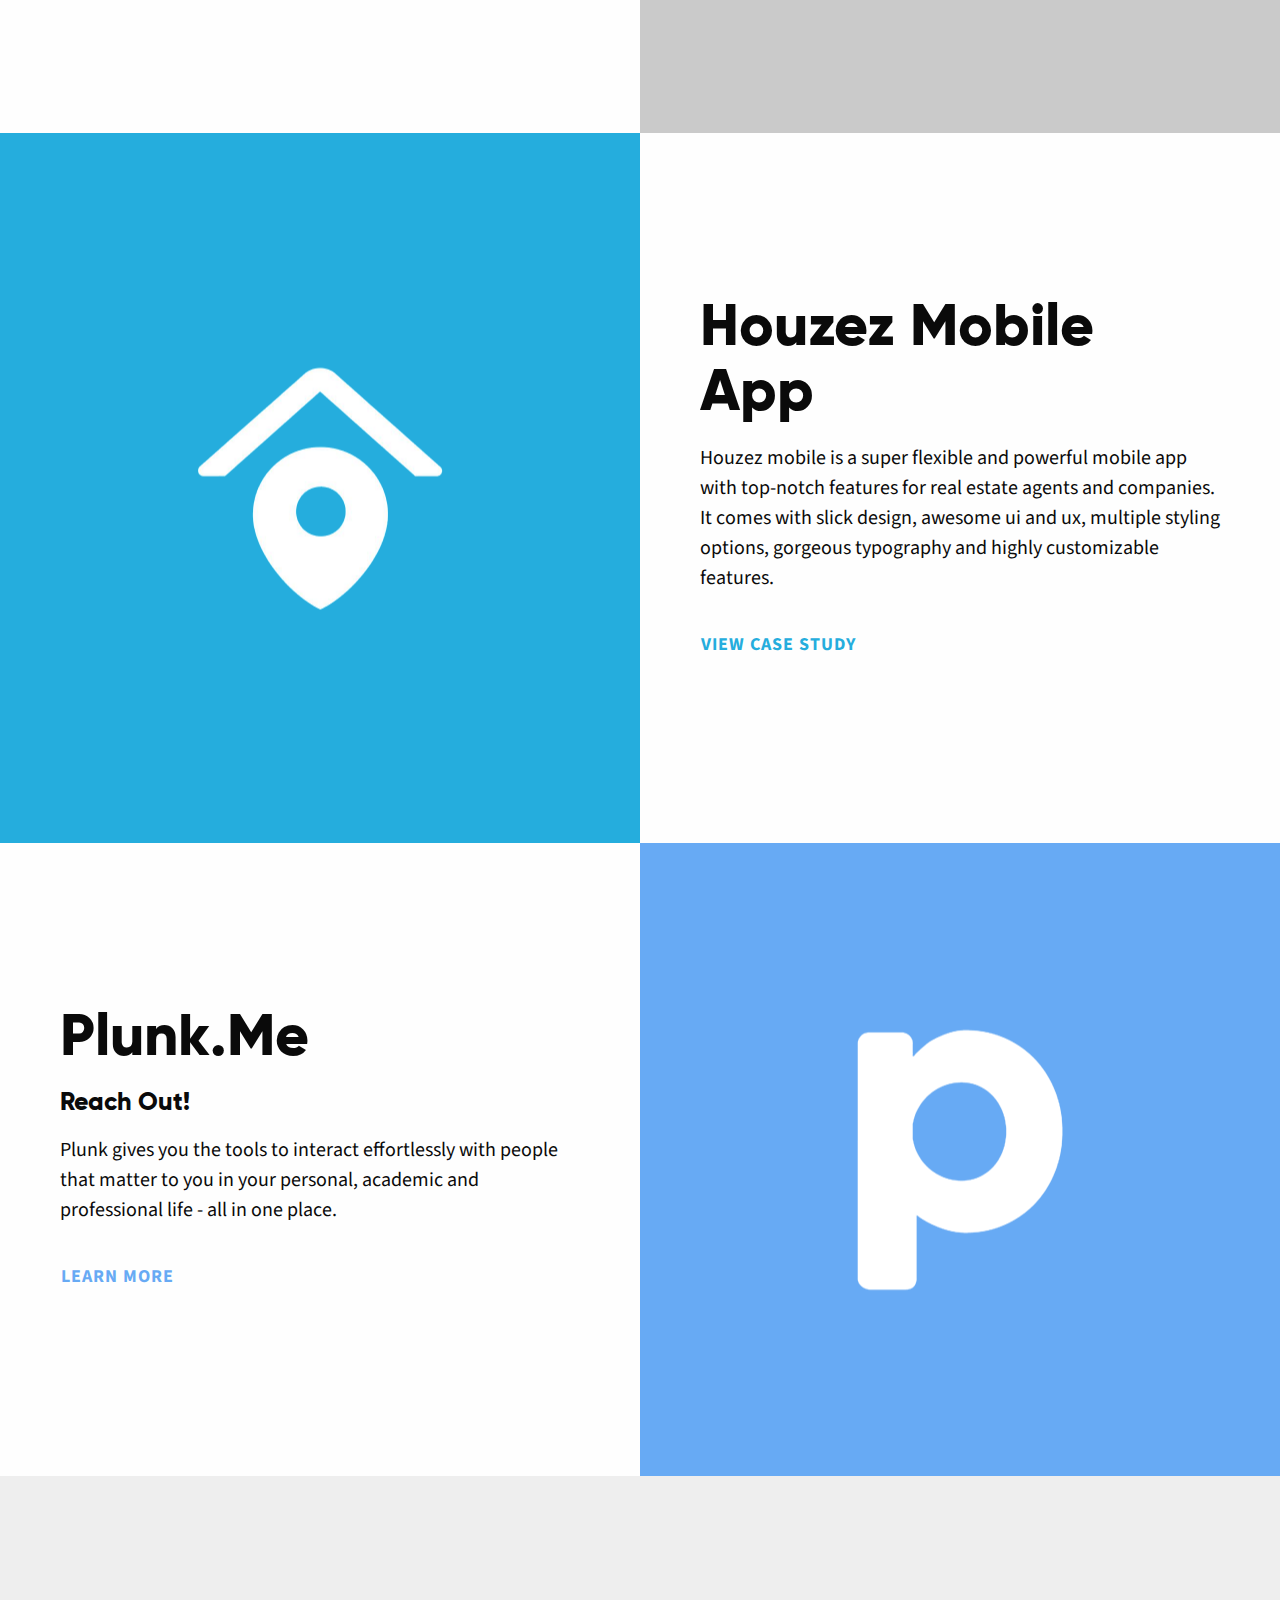
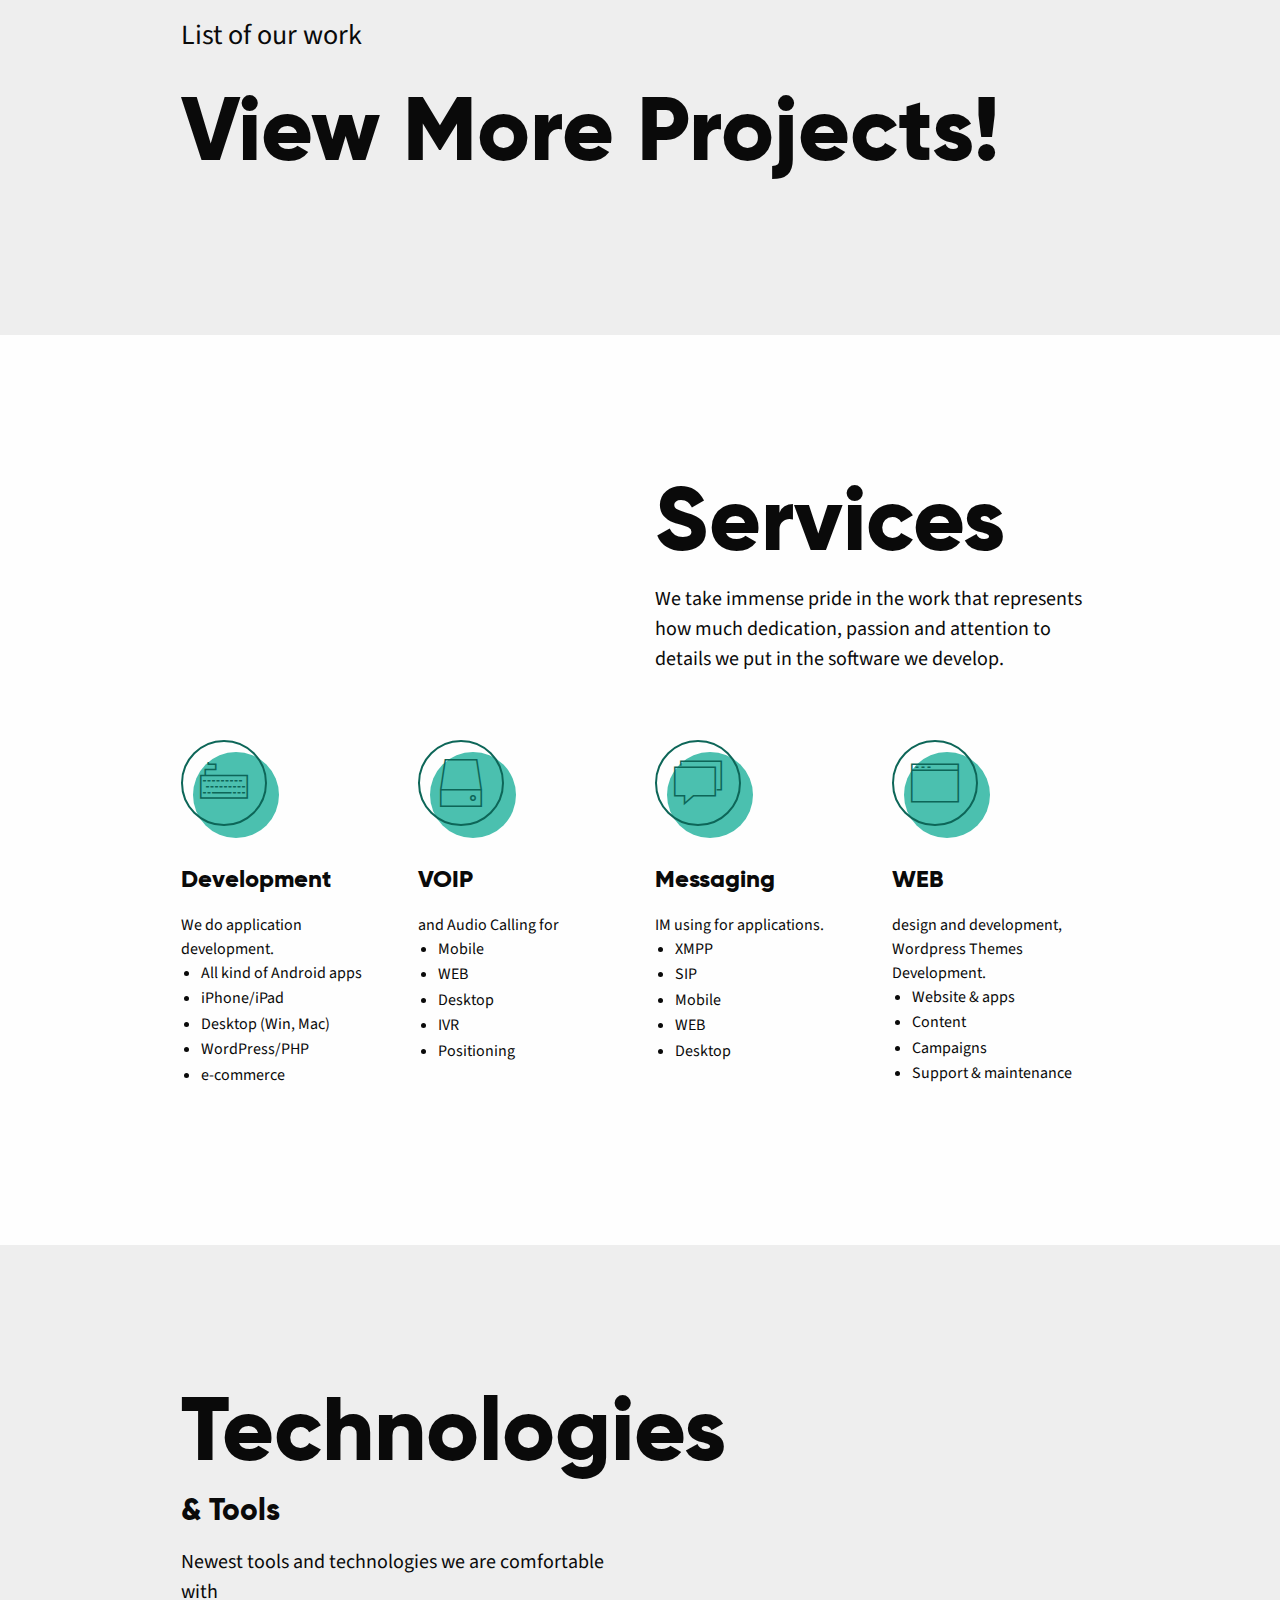
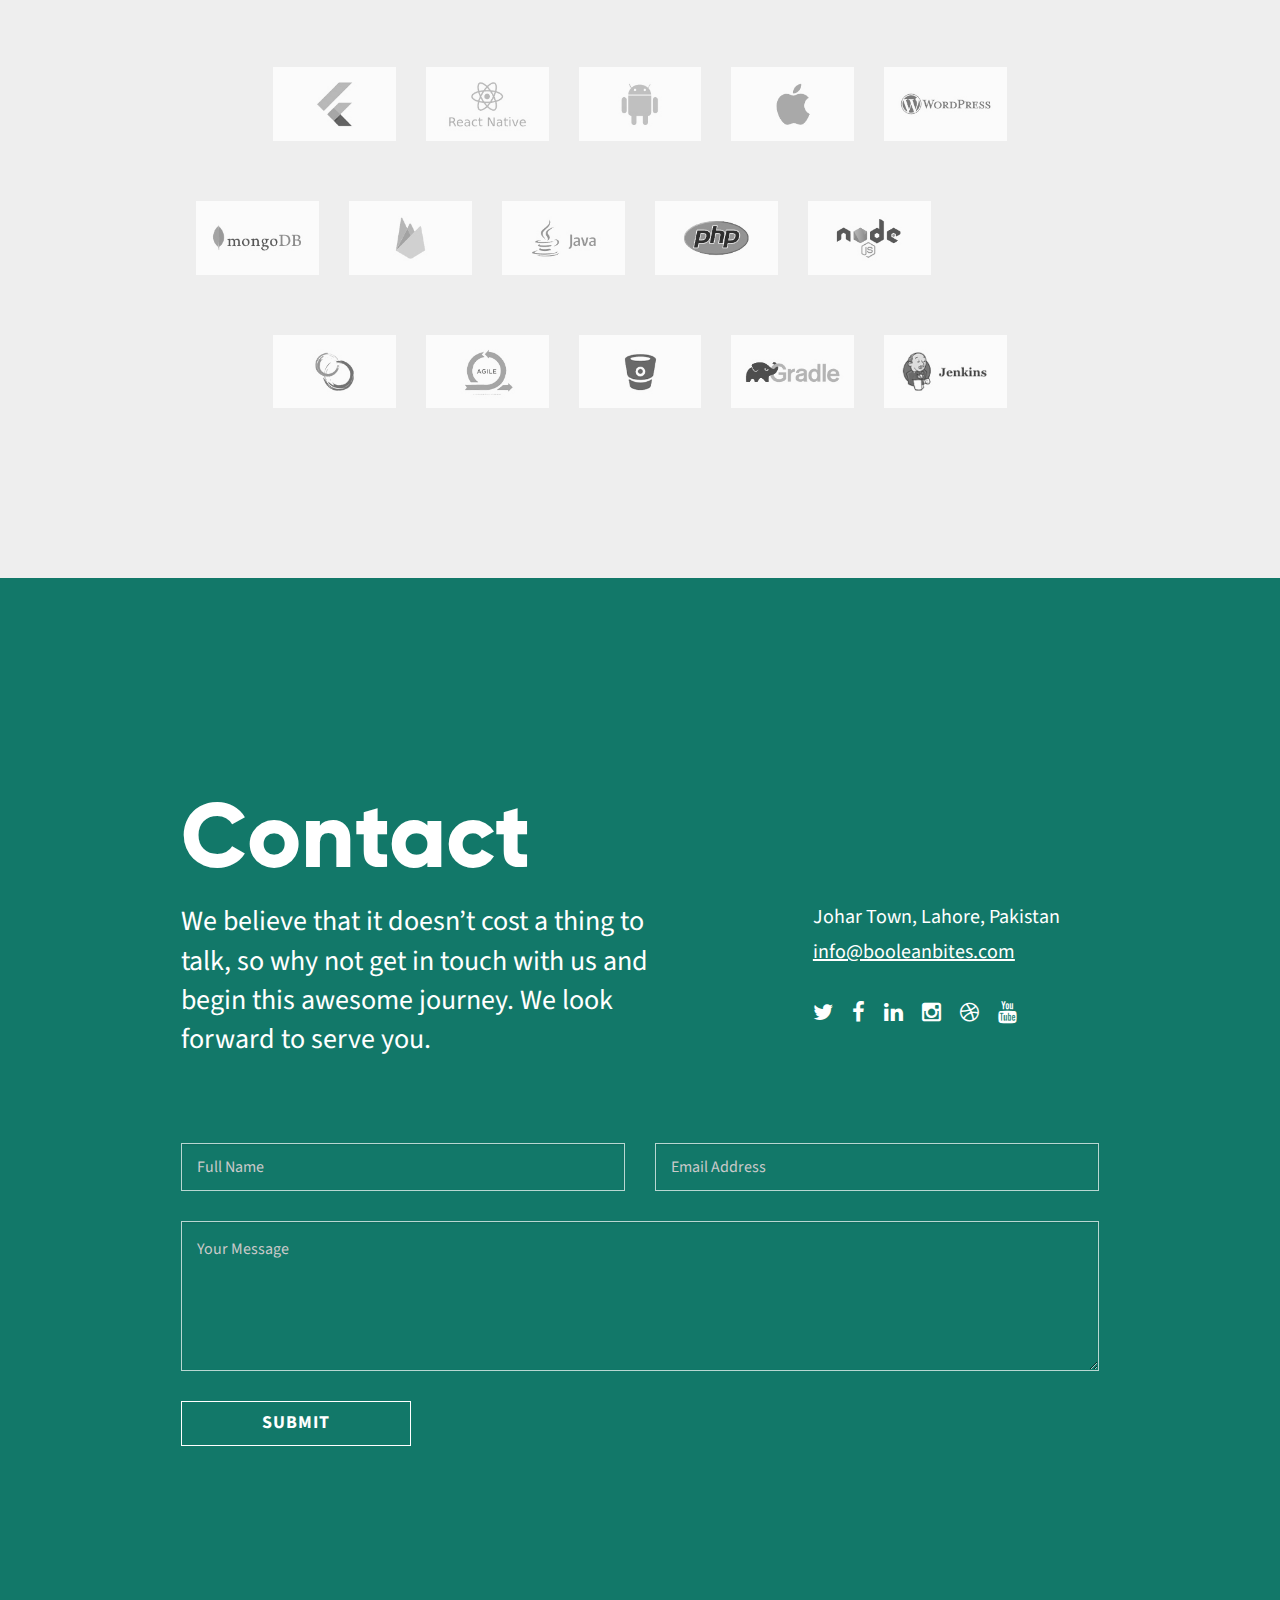
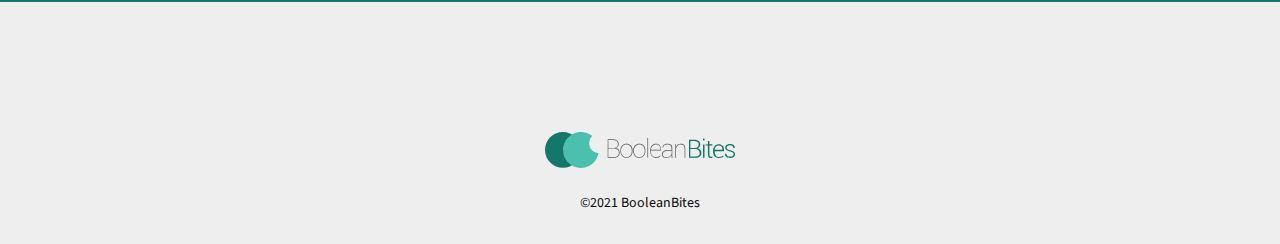
<file: new/index.html>
<!DOCTYPE html>
<html lang="en" class="no-js">

<head>
    <meta charset="utf-8">
    <meta http-equiv="X-UA-Compatible" content="IE=edge">
    <meta name="viewport" content="width=device-width, initial-scale=1, minimum-scale=1, maximum-scale=1">
    <title>BooleanBites - Android iOS App Development</title>
    <meta property="og:title" content="BooleanBites - Android iOS App Development" />
    <meta property="og:site_name" content="BooleanBites" />
    <meta name="description" content="BooleanBites Ltd. develops on demand Enterprise Software Solutions. We deliver real value for businesses through innovation, creativity, and the smart application of technology in this highly complex and competitive environment."
    />
    <meta property="og:description" content="BooleanBites Ltd. develops on demand Enterprise Software Solutions. We deliver real value for businesses through innovation, creativity, and the smart application of technology in this highly complex and competitive environment."
    />
    <link rel="canonical" href="http://www.booleanbites.com/" />
    <meta property="og:url" content="http://www.booleanbites.com/" />
    <meta property="og:locale" content="en_US" />
    <meta property="og:type" content="website" />
    <meta property="og:image" content="http://www.booleanbites.com/images/box-logo.jpg" />
    <meta property="og:image:type" content="image/jpg">
    <meta property="og:image:width" content="200">
    <meta property="og:image:height" content="200">
    <meta property="og:image" content="http://www.booleanbites.com/images/fb_background.png" />
    <meta property="og:image:type" content="image/png">
    <meta property="og:image:width" content="500">
    <meta property="og:image:height" content="270">

    <!-- Fav Icon -->

    <link rel="shortcut icon" href="images/favicon.ico" type="image/x-icon">
    <link rel="icon" href="images/favicon.ico" type="image/x-icon">
    <link rel="apple-touch-icon" href="images/apple_icon.png">

    <link rel="stylesheet" href="static/css/foundation.css">
    <link rel="stylesheet" href="static/css/slick.css">
    <link rel="stylesheet" href="static/css/slick-theme.css">
    <link rel="stylesheet" href="static/css/swiper.min.css">
    <link rel="stylesheet" href="static/css/app.css">
    <link rel="stylesheet" href="static/css/responsive.css">
    <link href="static/css/fontello.css" media="screen" rel="stylesheet" type="text/css" />
    <link href="static/css/font-awesome.css" media="screen" rel="stylesheet" type="text/css" />
    <link rel="stylesheet" href="static/css/linea-styles.css" />
    <link rel="stylesheet" href="static/css/linea-arrows-styles.css" />
    <link rel="stylesheet" href="static/css/gilroy.css" media="screen" type="text/css" />
    <link href="https://fonts.googleapis.com/css?family=Source+Sans+Pro:400,400i,600,600i,700,700i" rel="stylesheet">


</head>

<body class="white-bg">
    <div id="logo">
        <a href="index.html">
            <h1><img src="images/logo-new.svg" class="logo-svg" alt=""></h1>
        </a>
    </div>
    <div id="menu-wrapper">
        <div id="menu-controller">
            <div id="menu-icon">
                <div id="menu-icon-stack">
                    <span></span>
                    <span></span>
                    <span></span>
                </div>
                <div id="menu-icon-close">
                    <span></span>
                    <span></span>
                </div>
            </div>
        </div>
        <div id="menu-content">
            <nav id="main-menu">
                <ul>
                    <li><a class="menu-goto" href="#head-bg">Home</a></li>
                    <li><a class="menu-goto" href="#projects">Projects</a></li>
                    <li><a class="menu-goto" href="#services">Services</a></li>
                    <li><a class="menu-goto" href="http://blog.booleanbites.com/">Blog</a></li>
                    <li><a class="menu-goto" href="#contactus">Contact</a></li>
                </ul>
            </nav>
            <div id="contact-info">
                <p>
                    Johar Town, <br>Lahore, <br>Pakistan
                </p>
                <p><a href="mailto:info@booleanbites.com" title="business email">info@booleanbites.com</a></p>
            </div>
            <div id="socials">
                <ul>
                    <li><a href="https://twitter.com/BooleanBites"><i class='fa fa-twitter'></i></a></li>
                    <li><a href="https://www.facebook.com/booleanbitesltd"><i class='fa fa-facebook'></i></a></li>
                    <li><a href="#"><i class='fa fa-linkedin'></i></a></li>
                    <li><a href="#"><i class='fa fa-dribbble'></i></a></li>
                    <li><a href="#"><i class='fa fa-youtube'></i></a></li>
                </ul>
            </div>
        </div>
        <div id="bg-primary"></div>
    </div>
    <div id="white-bar"></div>
    <div class="full header" id="head-bg">
        <div class="case-intro">
            <div class="large-12 columns">
                <div class="four spacing"></div>
                <h2 class="head-title">
                    Welcome
                </h2>
            </div>
            <div class="large-6 columns end">
                <p class='case-text-big'>
                    We build apps that people trust. Our values and ideas bring technology and people together.
                </p>
            </div>
        </div>
    </div>
    <!-- projects -->

    <div id="projects" class="full grey">
        <div class="case-intro">
            <div class="large-6 columns">
                <img src="images/@stock/BBGoldenRatio.png" width="60%" alt="">
            </div>
            <div class="large-6 columns">
                <h2 class="case-title">
                    Our Work
                </h2>
                <p>
                    We take immense pride in the work that represents how much dedication, passion and attention to details we put in the software we develop.
                </p>
            </div>

        </div>
    </div>
    <div class="full no-sides no-top no-bottom case-table">
        <div id="case-6" class="case-image show-for-small-only">
            <img src="images/@stock/case-6.png" alt="">
        </div>
        <div class="case-table-content">
            <h3>Imagitor</h3>
            <h4>Graphic Design App</h4>
            <p>
                Imagitor is a free graphic design app to create social media posts, presentations, posters and other visual content.
            </p>
            <p>
                <span class="styled-button-wrapper" id="case-1-button">
                    <a href="case-study-1.html" class="styled button">
                        Learn More
                    </a>
                </span>
            </p>
        </div>
        <div id="case-6" class="case-image hide-for-small-only">
            <img src="images/@stock/case-6.png" alt="">
        </div>
    </div>
    <div class="full no-sides no-top no-bottom case-table">
        <div id="case-7" class="case-image">
            <img src="images/@stock/case-7.png" alt="">
        </div>
        <div class="case-table-content">
            <h3>Houzez Mobile App</h3>
            <p>
                Houzez mobile is a super flexible and powerful mobile app with top-notch features for real estate agents and companies. It comes with slick design, awesome ui and ux, multiple styling options, gorgeous typography and highly customizable features.
            </p>
            <p>
                <span class="styled-button-wrapper" id="case-2-button">
                    <a href="https://houzez-mobile.booleanbites.com/" class="styled button">
                        View case study
                    </a>
                </span>
            </p>
        </div>
    </div>
    <div class="full no-sides no-top no-bottom case-table">
        <div id="case-4" class="case-image show-for-small-only">
            <img src="images/@stock/case-4.png" alt="">
        </div>
        <div class="case-table-content">
            <h3>Plunk.Me</h3>
            <h4>Reach Out!</h4>
            <p>
                Plunk gives you the tools to interact effortlessly with people that matter to you in your personal, academic and professional life - all in one place.
            </p>
            <p>
                <span class="styled-button-wrapper" id="case-4-button">
                    <a href="https://imagitor.booleanbites.com/" class="styled button">
                        Learn More
                    </a>
                </span>
            </p>
        </div>
        <div id="case-4" class="case-image hide-for-small-only">
            <img src="images/@stock/case-4.png" alt="">
        </div>
    </div>
    <div class="full grey no-right">
        <a href="cases.html" id="bottom-call-to-action"></a>
        <div class="case-intro">
            <div class="large-12 columns">
                <p class="case-text-big">List of our work</p>
                <h2 class="case-title">View More Projects!</h2>
            </div>
        </div>
    </div>
    <!-- end projects -->
    <!-- services -->
    <div id="services" class="full">
        <div class="case-intro">
            <div class="large-6 columns">
            </div>
            <div class="large-6 columns">
                <h2 class="case-title">
                    Services
                </h2>
                <p>
                    We take immense pride in the work that represents how much dedication, passion and attention to details we put in the software we develop.
                </p>
            </div>

        </div>
        <div class="two spacing"></div>
        <div class="large-3 medium-6 columns">
            <div class="icon-text">
                <span class="icon-bg"><i class="icon-basic-keyboard"></i></span>
                <h3>Development</h3>
                <span>We do application development.</span>
                <ul>
                    <li>All kind of Android apps</li>
                    <li>iPhone/iPad</li>
                    <li>Desktop (Win, Mac)</li>
                    <li>WordPress/PHP</li>
                    <li>e-commerce</li>
                </ul>
            </div>
        </div>
        <div class="large-3 medium-6 columns">
            <div class="icon-text">
                <span class="icon-bg"><i class="icon-basic-server"></i></span>
                <h3>VOIP</h3>
                <span>and Audio Calling for</span>
                <ul>
                    <li>Mobile</li>
                    <li>WEB</li>
                    <li>Desktop</li>
                    <li>IVR</li>
                    <li>Positioning</li>
                </ul>
            </div>
        </div>
        <div class="large-3 medium-6 columns">
            <div class="icon-text">
                <span class="icon-bg"><i class="icon-basic-message-multiple"></i></span>
                <h3>Messaging</h3>
                <span>IM using for applications.</span>
                <ul>
                    <li>XMPP</li>
                    <li>SIP</li>
                    <li>Mobile</li>
                    <li>WEB</li>
                    <li>Desktop</li>
                </ul>
            </div>
        </div>
        <div class="large-3 medium-6 columns">
            <div class="icon-text">
                <span class="icon-bg"><i class="icon-basic-webpage"></i></span>
                <h3>WEB</h3>
                <span> design and development, Wordpress Themes Development.</span>
                <ul>
                    <li>Website & apps</li>
                    <li>Content</li>
                    <li>Campaigns</li>
                    <li>Support & maintenance</li>
                </ul>
            </div>
        </div>
    </div>
    <!-- end services -->
    <!-- technologies & tools -->
    <div class="full grey">
        <div class="case-intro">
            <div class="large-6 columns">
                <h2 class="case-title">
                    Technologies
                </h2>
                <h3> & Tools</h3>
                <p>
                    Newest tools and technologies we are comfortable with
                </p>
            </div>
            <div class="large-12 columns">
                <div class="clients ">
                    <div class='row'>
                        <div class="large-centered">
                            <div class='small-6 large-1 medium-4 columns show-for-large'>
                                <div class="client">
                                    <a href="#"></a>
                                </div>
                            </div>
                            <div class='small-6 large-2 medium-4 columns'>
                                <div class="client">
                                    <a href="#"><img alt="" src="images/@stock/tools1.jpg" /></a>
                                </div>
                            </div>
                            <div class='small-6 large-2 medium-4 columns'>
                                <div class="client">
                                    <a href="#"><img alt="" src="images/@stock/tools2.jpg" /></a>
                                </div>
                            </div>
                            <div class='small-6 large-2 medium-4 columns'>
                                <div class="client">
                                    <a href="#"><img alt="" src="images/@stock/tools3.jpg" /></a>
                                </div>
                            </div>
                            <div class='small-6 large-2 medium-4 columns'>
                                <div class="client">
                                    <a href="#"><img alt="" src="images/@stock/tools4.jpg" /></a>
                                </div>
                            </div>
                            <div class='small-6 large-2 medium-4 columns end'>
                                <div class="client">
                                    <a href="#"><img alt="" src="images/@stock/tools5.jpg" /></a>
                                </div>
                            </div>
                            <div class='small-6 large-2 medium-4 columns hide-for-large'>
                                <div class="client">
                                    <a href="#"><img alt="" src="images/@stock/tools6.jpg" /></a>
                                </div>
                            </div>
                        </div>
                    </div>
                    <div class='row'>
                        <div class='small-6 large-2 medium-4 columns show-for-large'>
                            <div class="client">
                                <a href="#"><img alt="" src="images/@stock/tools6.jpg" /></a>
                            </div>
                        </div>
                        <div class='small-6 large-2 medium-4 columns'>
                            <div class="client">
                                <a href="#"><img alt="" src="images/@stock/tools7.jpg" /></a>
                            </div>
                        </div>
                        <div class='small-6 large-2 medium-4 columns'>
                            <div class="client">
                                <a href="#"><img alt="" src="images/@stock/tools8.jpg" /></a>
                            </div>
                        </div>
                        <div class='small-6 large-2 medium-4 columns'>
                            <div class="client">
                                <a href="#"><img alt="" src="images/@stock/tools9.jpg" /></a>
                            </div>
                        </div>
                        <div class='small-6 large-2 medium-4 columns end'>
                            <div class="client">
                                <a href="#"><img alt="" src="images/@stock/tools10.jpg" /></a>
                            </div>
                        </div>
                        <div class='small-6 large-2 medium-4 columns show-for-medium-only'>
                            <div class="client">
                                <a href="#"><img alt="" src="images/@stock/tools11.jpg" /></a>
                            </div>
                        </div>
                        <div class='small-6 large-2 medium-4 columns show-for-medium-only'>
                            <div class="client">
                                <a href="#"><img alt="" src="images/@stock/tools12.jpg" /></a>
                            </div>
                        </div>
                    </div>
                    <div class='row'>
                        <div class='small-6 large-1 medium-4 columns show-for-large'>
                            <div class="client">
                                <a href="#"></a>
                            </div>
                        </div>

                        <div class='small-6 large-2 medium-4 columns hide-for-medium-only'>
                            <div class="client">
                                <a href="#"><img alt="" src="images/@stock/tools11.jpg" /></a>
                            </div>
                        </div>
                        <div class='small-6 large-2 medium-4 columns hide-for-medium-only'>
                            <div class="client">
                                <a href="#"><img alt="" src="images/@stock/tools12.jpg" /></a>
                            </div>
                        </div>
                        <div class='small-6 large-2 medium-4 columns'>
                            <div class="client">
                                <a href="#"><img alt="" src="images/@stock/tools13.jpg" /></a>
                            </div>
                        </div>
                        <div class='small-6 large-2 medium-4 columns'>
                            <div class="client">
                                <a href="#"><img alt="" src="images/@stock/tools14.jpg" /></a>
                            </div>
                        </div>
                        <div class='small-6 large-2 medium-4 columns end'>
                            <div class="client">
                                <a href="#"><img alt="" src="images/@stock/tools15.jpg" /></a>
                            </div>
                        </div>
                    </div>
                </div>
            </div>
        </div>
    </div>
    <!-- end technologies & tools -->

    <!-- contact us -->
    <div id="contactus" class="full dark-theme white-text">
        <div class="case-intro">
            <div class="large-12 columns">
                <div class="four spacing"></div>
                <h2 class="head-title">
                    Contact
                </h2>
            </div>
            <div class="large-8 columns">
                <p class='case-text-big'>
                    We believe that it doesn’t cost a thing to talk, so why not get in touch with us and begin this awesome journey. We look forward to serve you.
                </p>
                <div class="two spacing"></div>
                <div class="spacing"></div>
            </div>
            <div class="large-4 columns">
                <div class="contact-details wow slideInUp">
                    <p>
                        Johar Town, Lahore, Pakistan
                    </p>

                    <p>
                        <a href="mailto:info@booleanbites.com" title="business email">info@booleanbites.com</a>
                    </p>
                    <div class="spacing"></div>
                    <ul class="socials">
                        <li><a href="https://twitter.com/BooleanBites"><i class='fa fa-twitter'></i></a></li>
                        <li><a href="https://www.facebook.com/booleanbitesltd"><i class='fa fa-facebook'></i></a></li>
                        <li><a href="#"><i class='fa fa-linkedin'></i></a></li>
                        <li><a href="#"><i class='fa fa-instagram'></i></a></li>
                        <li><a href="#"><i class='fa fa-dribbble'></i></a></li>
                        <li><a href="#"><i class='fa fa-youtube'></i></a></li>
                    </ul>
                    <div class="two spacing"></div>
                </div>
            </div>
            <div class='form'>
                <form id='contact-form' name="contact-form" method='POST' class="" action="https://docs.google.com/forms/d/e/1FAIpQLSdJhK4hrUiLE3XPY_A4hX3ybOQexnaCYbnvl8Lpmt8akUDT0Q/formResponse?" target="hidden_iframe" onsubmit="submitted=true;">
                    <div class="large-6 columns">
                        <input class='required' id="entry.754923438" type="text" placeholder="Full Name" value="" name="entry.754923438">
                    </div>
                    <div class="large-6 columns">
                        <input class='required email' id="entry.269980458" type="text" placeholder="Email Address" value="" name="entry.269980458">
                    </div>
                    <!-- <div class="large-12 columns">
                        <input class='required' name='subject' placeholder='SUBJECT' type='text'>
                    </div> -->
                    <div class="large-12 columns">
                        <textarea class='required' id="entry.326165726" placeholder="Your Message" name="entry.326165726"></textarea>
                        <input class='button white boxed contact-button' type='submit' value="Submit">
                        <p class='hide thanks'>
                            Thanks for contacting us, we'll be in touch soon!
                        </p>
                    </div>
                </form>
                <div id="response"> </div>
                <iframe name="hidden_iframe" id="hidden_iframe" style="display:none;" onload="if(submitted) {}"></iframe>
                <script type="text/javascript">
                    var submitted = false;
                </script>
                <script type="text/javascript">
                    $('#contact-form').on('submit', function(e) {
                        $('#contact-form').fadeOut(2000);
                        $('#response').prepend('Your message has been sent...');
                    });
                </script>
            </div>
        </div>
    </div>
    <!-- end contact us -->
    <!-- copyright -->
    <div class="full grey no-bottom">
        <a href="#" id="bottom-call-to-action"></a>
        <div class="case-intro">
            <div class="large-12 columns">

                <p class="centered-text small-text">
                    <img src="images/logo-new.svg" class="logo-svg " alt=""><br> <br> &copy;2021 Boolean<span class="themecolor">Bites </span>
                </p>
            </div>
        </div>
    </div>
    <!-- end copyright -->


    <!-- Swiper JS -->
    <script src="js/swiper.js"></script>
    <script src="bower_components/jquery/dist/jquery.js"></script>
    <script src="bower_components/foundation-sites/dist/js/foundation.js"></script>
    <script src="bower_components/countto/jquery.countTo.js"></script>
    <script src="js/jquery.appear.js"></script>
    <script src="js/slick.min.js" type="text/javascript"></script>
    <script src="js/jquery.smoothState.js"></script>
    <script src="js/jquery.validate.js"></script>
    <script src="js/app.js"></script>
</body>

</html>
</file>
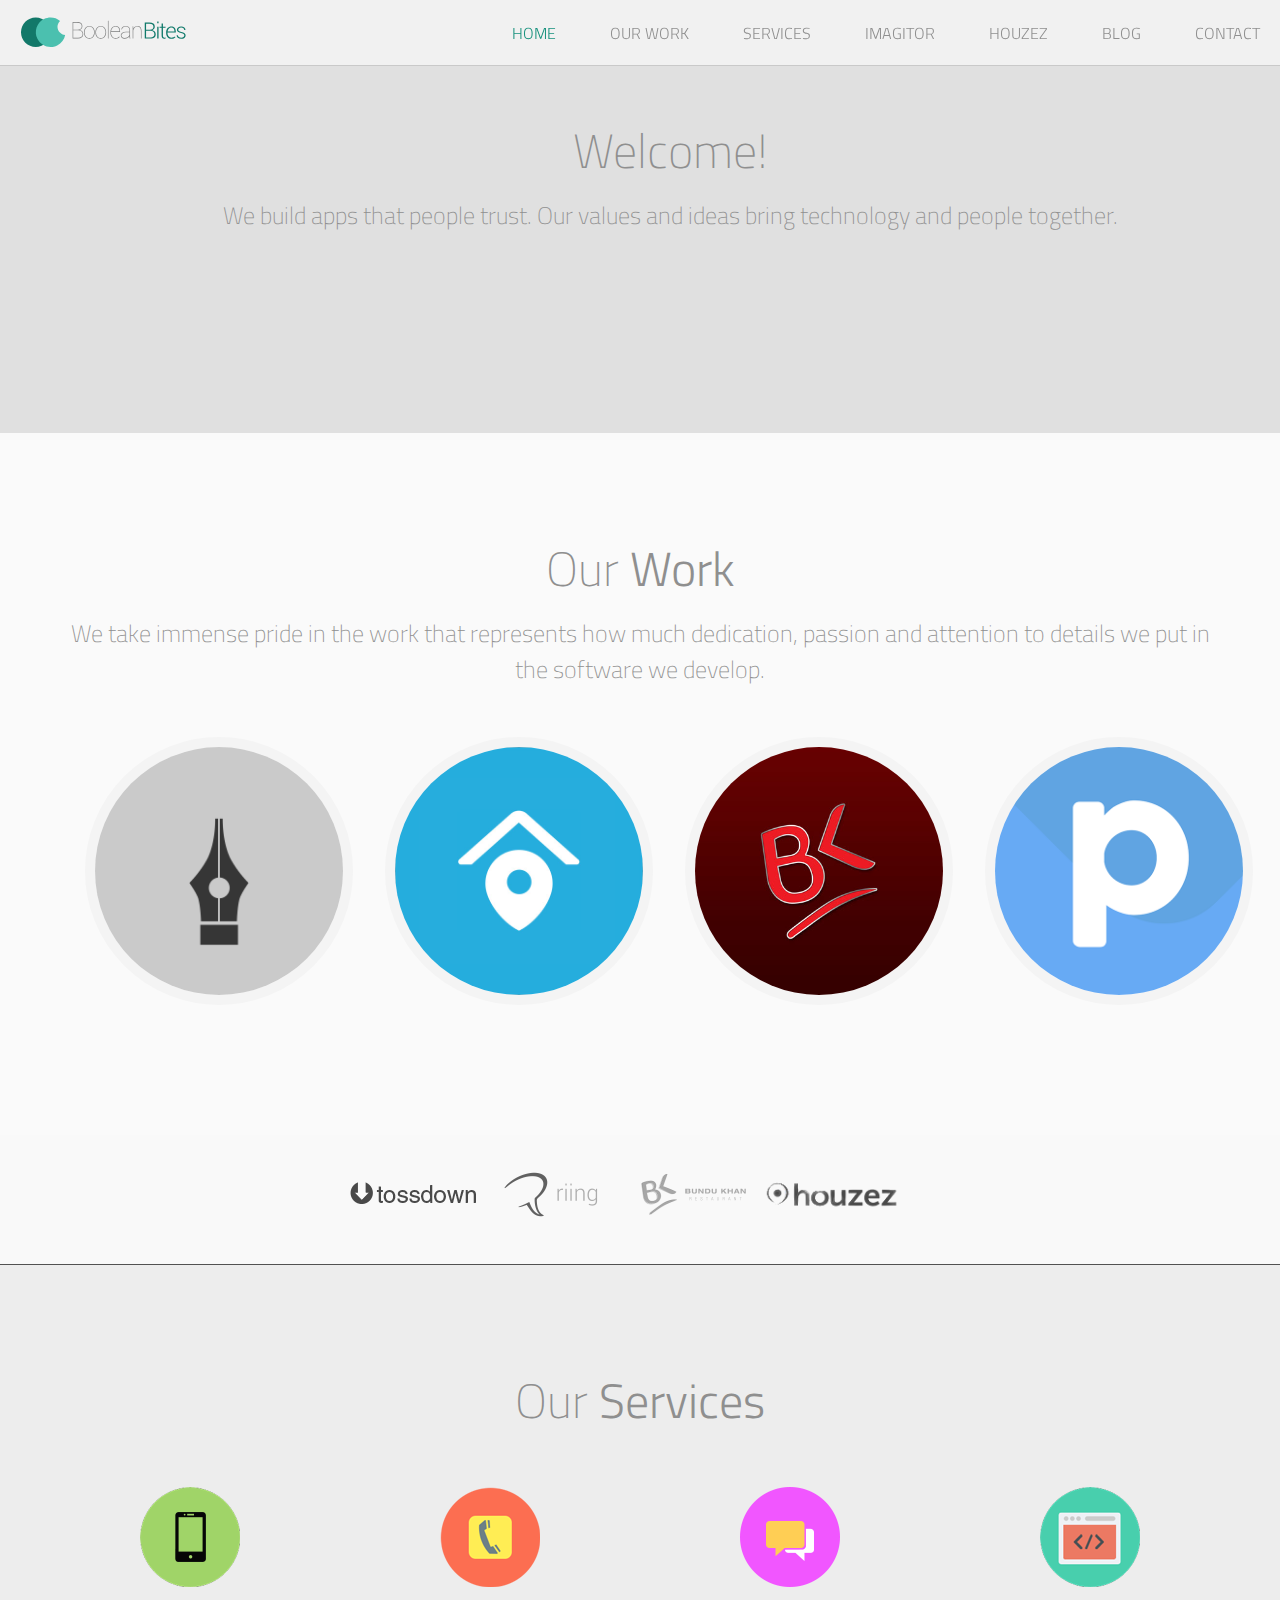
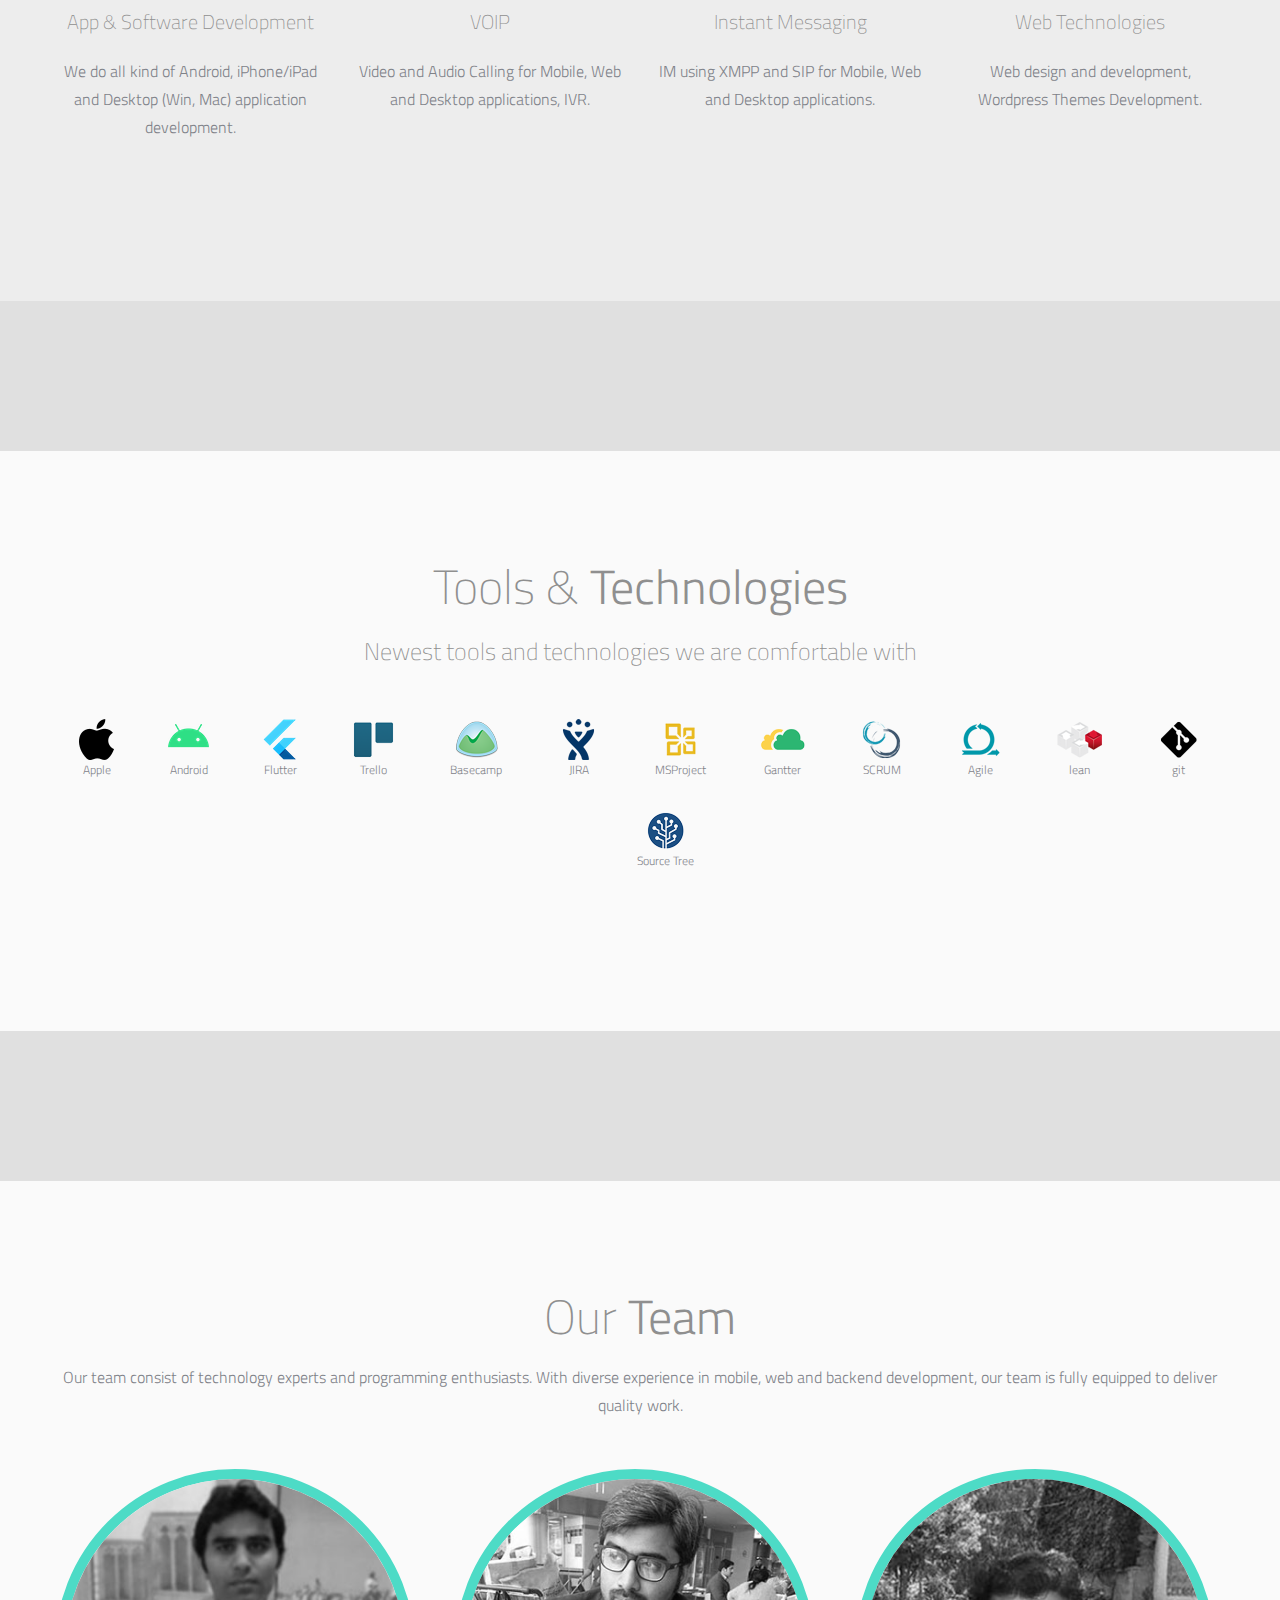
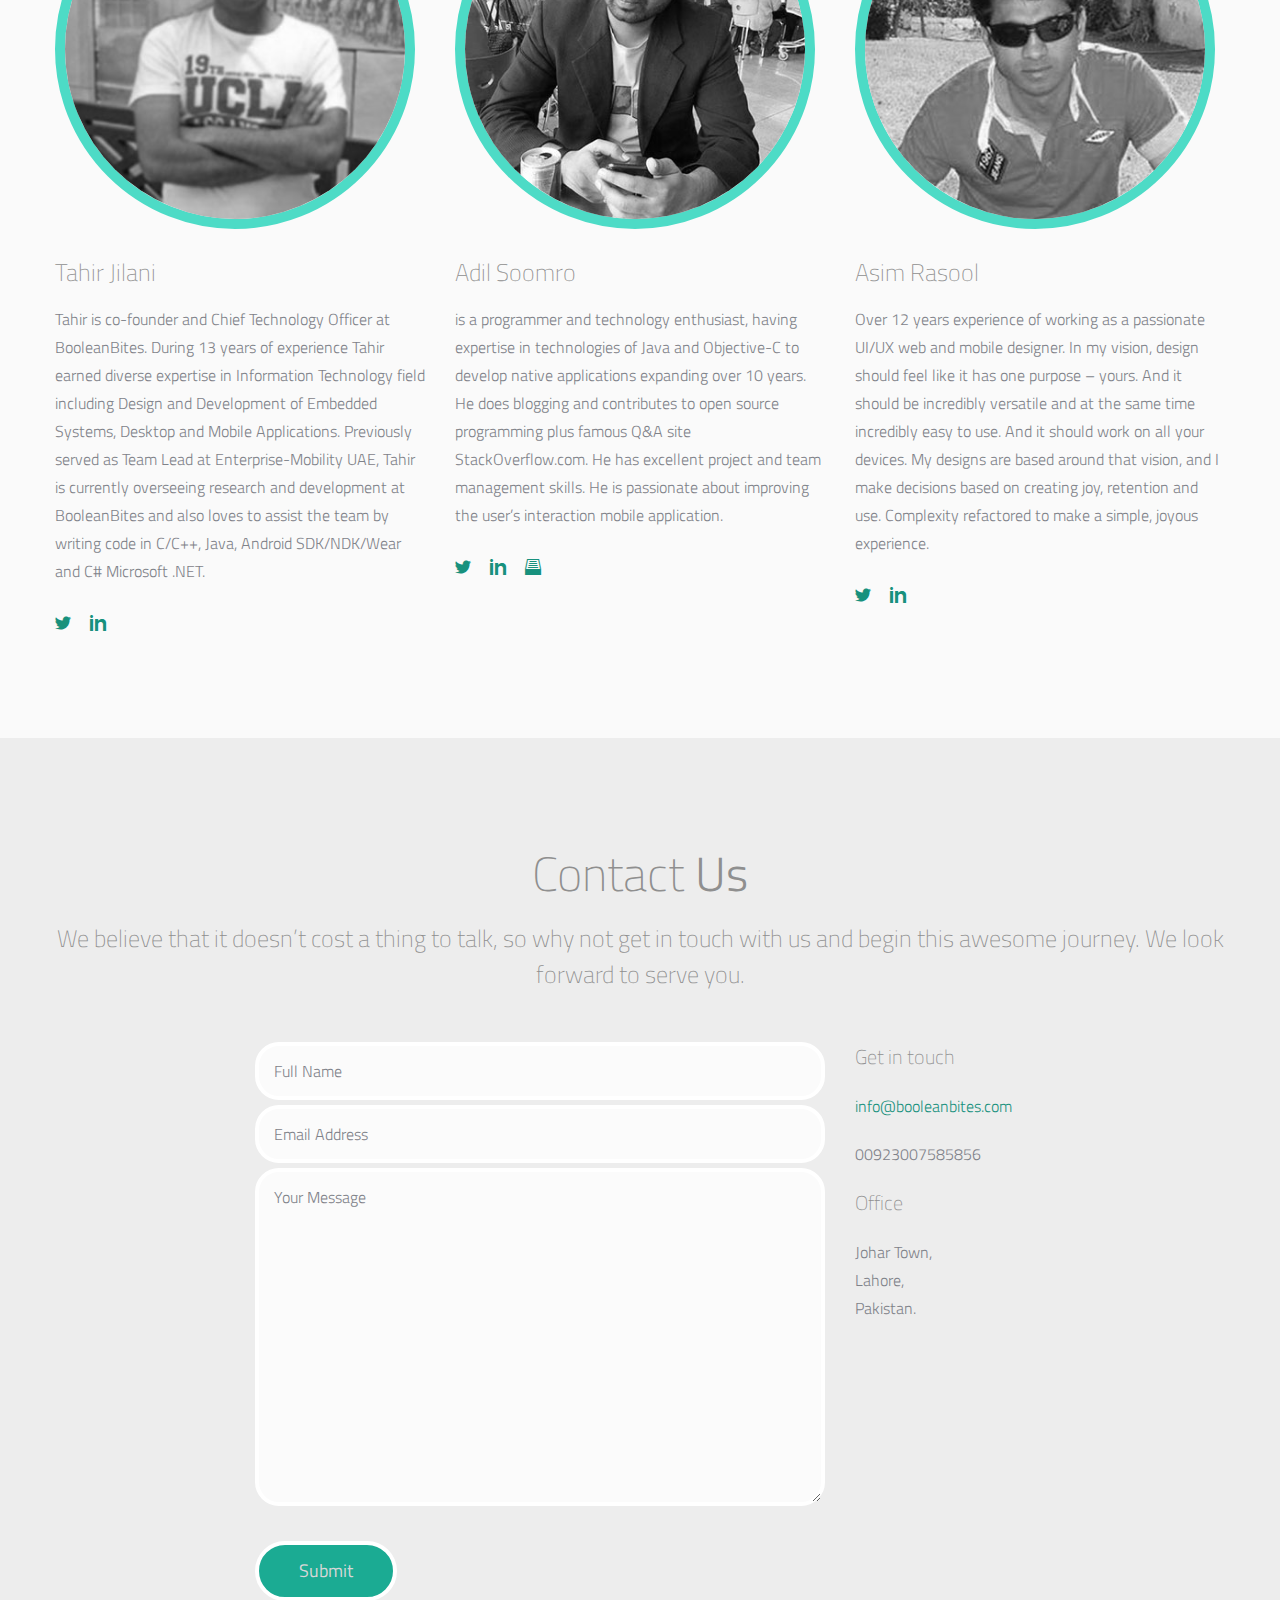
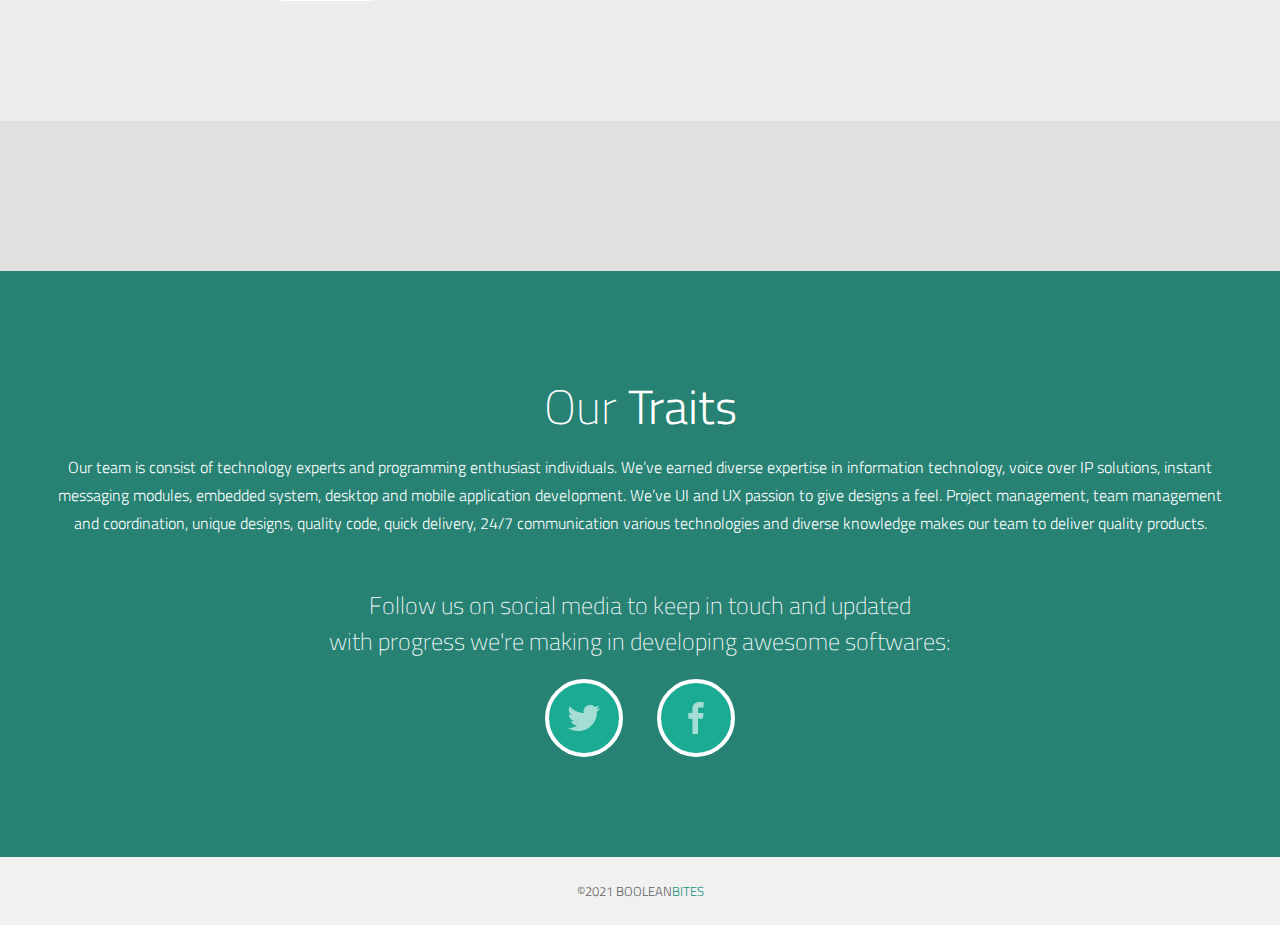
<file: old/index.html>
<!DOCTYPE html>
<!--[if lt IE 7]><html class="no-js lt-ie9 lt-ie8 lt-ie7" lang="en"> <![endif]-->
<!--[if (IE 7)&!(IEMobile)]><html class="no-js lt-ie9 lt-ie8" lang="en"><![endif]-->
<!--[if (IE 8)&!(IEMobile)]><html class="no-js lt-ie9" lang="en"><![endif]-->
<!--[if (IE 9)]><html class="no-js ie9" lang="en"><![endif]-->
<!--[if gt IE 8]><!-->
<html lang="en-US">
<!--<![endif]-->
<head prefix="og: http://ogp.me/ns#">

<!-- Meta Tags -->
<meta http-equiv="Content-Type" content="text/html; charset=UTF-8" />
<title>BooleanBites - Android iOS App Development</title>
<meta property="og:title" content="BooleanBites - Android iOS App Development" />
<meta property="og:site_name" content="BooleanBites" />
<meta name="description" content="BooleanBites Ltd. develops on demand Enterprise Software Solutions. We deliver real value for businesses through innovation, creativity, and the smart application of technology in this highly complex and competitive environment." />
<meta property="og:description" content="BooleanBites Ltd. develops on demand Enterprise Software Solutions. We deliver real value for businesses through innovation, creativity, and the smart application of technology in this highly complex and competitive environment." />
<link rel="canonical" href="http://www.booleanbites.com/" />
<meta property="og:url" content="http://www.booleanbites.com/" />
<meta property="og:locale" content="en_US" />
<meta property="og:type" content="website" />
<meta property="og:image" content="http://www.booleanbites.com/img/box-logo.jpg" />
<meta property="og:image:type" content="image/jpg">
<meta property="og:image:width" content="200">
<meta property="og:image:height" content="200">
<meta property="og:image" content="http://www.booleanbites.com/img/fb_background.png" />
<meta property="og:image:type" content="image/png">
<meta property="og:image:width" content="500">
<meta property="og:image:height" content="270">

<!-- Mobile Specifics -->
<meta name="viewport" content="width=device-width, initial-scale=1.0" />
<meta name="MobileOptimized" content="320"/>

<!-- Mobile Internet Explorer ClearType Technology -->
<!--[if IEMobile]>  <meta http-equiv="cleartype" content="on">  <![endif]-->

<!-- Bootstrap -->
<link href="css/bootstrap.min.css" rel="stylesheet">

<!-- Main Style -->
<link href="css/main.css" rel="stylesheet">

<!-- Supersized -->
<!--<link href="css/supersized.css" rel="stylesheet">
<link href="css/supersized.shutter.css" rel="stylesheet">-->

<!-- FancyBox -->
<link href="css/fancybox/jquery.fancybox.css" rel="stylesheet">

<!-- Font Icons -->
<link href="css/fonts.css" rel="stylesheet">

<!-- Shortcodes -->
<!--<link href="css/shortcodes.css" rel="stylesheet">-->

<!-- Responsive -->
<link href="css/bootstrap-responsive.min.css" rel="stylesheet">
<link href="css/responsive.css" rel="stylesheet">

<!-- Supersized -->
<link href="css/supersized.css" rel="stylesheet">
<link href="css/supersized.shutter.css" rel="stylesheet">

<!-- Google Font -->
<link href='http://fonts.googleapis.com/css?family=Titillium+Web:400,200,200italic,300,300italic,400italic,600,600italic,700,700italic,900' rel='stylesheet' type='text/css'>

<!-- Fav Icon -->

<link rel="shortcut icon" href="img/favicon.ico" type="image/x-icon">
<link rel="icon" href="img/favicon.ico" type="image/x-icon">
<link rel="apple-touch-icon" href="img/apple_icon.png">
<!--<link rel="apple-touch-icon" sizes="114x114" href="#">
<link rel="apple-touch-icon" sizes="72x72" href="#">
<link rel="apple-touch-icon" sizes="144x144" href="#"> -->

<!-- Modernizr -->
<script src="js/modernizr.js"></script>
<script src="js/jquery.min.js"></script> <!-- jQuery Core --> 
<script src="js/bootstrap.min.js"></script> <!-- Bootstrap --> 
<script src="js/supersized.3.2.7.min.js"></script> <!-- Slider --> 
<script src="js/waypoints.js"></script> <!-- WayPoints --> 
<script src="js/waypoints-sticky.js"></script> <!-- Waypoints for Header --> 
<script src="js/jquery.isotope.js"></script> <!-- Isotope Filter --> 
<script src="js/jquery.fancybox.pack.js"></script> <!-- Fancybox --> 
<script src="js/jquery.fancybox-media.js"></script> <!-- Fancybox for Media --> 
<script src="js/jquery.tweet.js"></script> <!-- Tweet --> 
<script src="js/plugins.js"></script> <!-- Contains: jPreloader, jQuery Easing, jQuery ScrollTo, jQuery One Page Navi --> 
<script src="js/main.js"></script> <!-- Default JS --> 
<script type="text/javascript" src="js/carousels.js"></script> 

<!-- <base href=. target=_blank> -->
<!-- End Js -->
<!-- Analytics -->

</head>

<body>

<!-- This section is for Splash Screen --> 
<!--<div class="ole">
  <section id="jSplash">
    <div id="circle"></div>
  </section>
</div>--> 
<!-- End of Splash Screen --> 
<!-- Header -->
<header>
  <div class="sticky-nav"> <a id="mobile-nav" class="menu-nav" href="#menu-nav"></a>
    <div id="logo"> <a id="goUp" href="#home-slider" title="Boolean Bites">Boolean Bites</a> </div>
    <nav id="menu">
      <ul id="menu-nav">
        <li class="current"><a href="#home-slider">Home</a></li>
        <li><a href="#work">Our Work</a></li>
        <li><a href="#services">Services</a></li>
        <li ><a href="https://imagitor.booleanbites.com/" target="_blank">Imagitor</a></li>
        <li ><a href="https://houzez-mobile.booleanbites.com/" target="_blank">Houzez</a></li>
        <li ><a href="http://blog.booleanbites.com/" target="_blank" class="blog">Blog</a></li>
        <li><a href="#contact">Contact</a></li>
      </ul>
    </nav>
  </div>
</header>
<!-- End Header --> 

<!-- Homepage Slider -->
<div id="home-slider"> 
  <!--<div class="overlay"></div>-->
  <div class="container marginTop50"> 
    <!-- Title Page -->
    
      <div class="span12">
        <div class="title-page">
          <h2 class="title">Welcome!</h2>
          <h3 class="title-description">We build apps that people trust. Our values and ideas bring technology and people together.<br>
        </h3>
      </div>
        
        <!--<p class="about-top">We deliver real value for businesses through innovation, creativity, and the smart application of technology in this highly complex and competitive environment.
 </p>--> 
        
      </div>
      <div style="display:none;" class="span8 slide-show" >
        <div class="control-nav"><!-- <a id="prevslide" class="load-item"><i class="font-icon-arrow-simple-left"></i></a> <a id="nextslide" class="load-item"><i class="font-icon-arrow-simple-right"></i></a>-->
          <ul id="slide-list" style="margin-left: -30px;">
            <li class="slide-link-0"><a></a></li>
            <li class="slide-link-1 current-slide"><a></a></li>
            <li class="slide-link-2"><a></a></li>
          </ul>
          <!--<a id="nextsection" href="#work"><i class="font-icon-arrow-simple-down"></i></a> --></div>
        
      
    </div>
  </div>
</div>
<!-- End Homepage Slider --> 

<!-- Our Work Section -->
<div id="work" class="page">
  <div class="container"> 
    <!-- Title Page -->
    <div class="row">
      <div class="span12">
        <div class="title-page">
          <h2 class="title">Our <span class="boldTitle">Work</span></h2>
          <h3 class="title-description">We take immense pride in the work that represents how much dedication, passion and attention to details we put in the software we develop.</h3>
        </div>
      </div>
    </div>
    <!-- End Title Page --> 
    
    <!-- Portfolio Projects -->
    
    <div class="span12">
      <div class="row ">
        <section id="projects">
          <ul id="thumbs">
            <!-- Item Project and Filter Name -->
            <li class="item-thumbs span3 design "> 
              <!-- Fancybox - Gallery Enabled - Title - Full Image --> 
              <a class="hover-wrap fancybox" data-fancybox-group="gallery" title="Imagitor - Graphic Design App" href="img/work/full/imagitor-banner.jpg"> <span class="overlay-img"></span> <span class="overlay-img-thumb font-icon-plus"></span> </a> 
              <!-- Thumb Image and Description --> 
              <img src="img/work/thumbs/imagitor_graphic_design_app.jpg" alt="Imagitor is a free graphic design app to create social media posts, presentations, posters and other visual content.<br/><br><a href='https://appsto.re/i6725K2'>Download the iOS App</a>   | <a href='https://play.google.com/store/apps/details?id=com.booleanbites.imagitor'>Download the Android App</a><br/><a href='https://imagitor.booleanbites.com'>Learn More</a>"> </li>
            <!-- End Item Project --> 
            

            <!-- Item Project and Filter Name -->
            <li class="item-thumbs span3 design "> 
              <!-- Fancybox - Gallery Enabled - Title - Full Image --> 
              <a class="hover-wrap fancybox" data-fancybox-group="gallery" title="Houzez Mobile App" href="img/work/full/houzez-real-estate-app.jpg"> <span class="overlay-img"></span> <span class="overlay-img-thumb font-icon-plus"></span> </a> 
              <!-- Thumb Image and Description --> 
              <img src="img/work/thumbs/houzez-mobile-icon.jpg" alt="Houzez mobile is a super flexible and powerful mobile app with top-notch features for real estate agents and companies. It comes with slick design, awesome ui and ux, multiple styling options, gorgeous typography and highly customizable features.<br><a href='https://play.google.com/store/apps/details?id=com.booleanbites.houzez'>Download the Android App</a>  |  <a href='https://houzez-mobile.booleanbites.com/'>Learn More</a>"> </li>
            <!-- End Item Project -->

            <!-- Item Project and Filter Name -->
            <li class="item-thumbs span3 design "> 
              <!-- Fancybox - Gallery Enabled - Title - Full Image --> 
              <a class="hover-wrap fancybox" data-fancybox-group="gallery" title="Bundu Khan" href="img/work/full/image-01-full.jpg"> <span class="overlay-img"></span> <span class="overlay-img-thumb font-icon-plus"></span> </a> 
              <!-- Thumb Image and Description --> 
              <img src="img/work/thumbs/image-01.jpg" alt="Client: BunduKhan<br/>Bundu Khan is a restaurant, and the app serves as a handy tool for its customers to find all locations, address and phone numbers. User can place orders, make reservation view deals and launch complains.<br><br><a href='https://play.google.com/store/apps/details?id=com.bundukhan.app'>Download The App</a>"> </li>
            <!-- End Item Project --> 

             <!-- Item Project and Filter Name -->
             <li class="item-thumbs span3 design "> 
              <!-- Fancybox - Gallery Enabled - Title - Full Image --> 
              <a class="hover-wrap fancybox" data-fancybox-group="gallery" title="Plunk.Me - Reach Out!" href="img/work/full/plunk_booleanbites.jpg"> <span class="overlay-img"></span> <span class="overlay-img-thumb font-icon-plus"></span> </a> 
              <!-- Thumb Image and Description --> 
              <img src="img/work/thumbs/plunk.png" alt="Client: Slate Up Inc.<br/>Plunk gives you the tools to interact effortlessly with people that matter to you in your personal, academic and professional life - all in one place.<br><br><a href='https://itunes.apple.com/us/app/plunk-me-/id1145048237?mt=8'>Download the iOS App</a>  |  <a href='https://play.google.com/store/apps/details?id=com.slateup.plunk.me&hl=en_US&gl=US'>Download the Android App</a>"> </li>
            <!-- End Item Project --> 
            
            
            
          </ul>
        </section>
      </div>
    </div>
    
    <!-- End Portfolio Projects --> 
  </div>
</div>
<!-- End Our Work Section --> 

<!--///////////////////////////////////////////////////////
       // Clients section 
       //////////////////////////////////////////////////////////-->

<div class="clients-parlex">
  <div class="parlex6-back">
    <div class="container">
      <div class="wrap-client">
        <div class="clients-sub">
          <div id="clients">
            <div class="clients-wrap">
              <ul id="clients-list" class="clearfix">
                <li><img src="img/clients/tossdown-logo.png" alt="logo"></li>
                <li><img src="img/clients/client-logo3.png" alt="logo"></li>
                <li><img src="img/clients/client-logo1.png" alt="logo"></li>
                <li><img src="img/clients/houzez-wordpress.png" alt="logo"></li>
              </ul>
            </div>
            <!-- @end .clients-wrap --> 
          </div>
          <!-- @end #clients --> 
        </div>
      </div>
    </div>
  </div>
</div>

<!--///////////////////////////////////////////////////////
       // End Clients section 
       //////////////////////////////////////////////////////////--> 

<!-- service Section -->
<div id="services" class="page-alternate">
  <div class="container">
    <div class="row">
      <div class="span12">
        <div class="title-page">
          <h2 class="title">Our <span class="boldTitle">Services</span></h2>
          <!--<h3 class="title-description">Newest tools and technologies are the bottom line of the company</h3>--> 
        </div>
      </div>
    </div>
    <div class="row"> 
      
      <!-- Start -->
      <div class="span3 text-center margin-bottom">
        <div class="service-icons"> <img src="img/services/Print-Packaging.png"> </div>
        <h4>App & Software Development</h4>
        <p>We do all kind of Android, iPhone/iPad and Desktop (Win, Mac) application development.</p>
      </div>
      <!-- End  --> 
      <!-- Start -->
      <div class="span3 text-center margin-bottom">
        <div class="service-icons"> <img src="img/services/Branding-Identity.png"> </div>
        <h4>VOIP</h4>
        <p>Video and Audio Calling for Mobile, Web and Desktop applications, IVR.</p>
      </div>
      <!-- End --> 
      
      <!-- Start  -->
      <div class="span3 text-center margin-bottom">
        <div class="service-icons"> <img src="img/services/UX-UI.png"> </div>
        <h4>Instant Messaging</h4>
        <p>IM using XMPP and SIP for Mobile, Web and Desktop applications.</p>
      </div>
      <!-- End --> 
      <!-- Start  -->
      <div class="span3 text-center margin-bottom">
        <div class="service-icons"> <img src="img/services/Web-Design-Development.png"> </div>
        <h4>Web Technologies</h4>
        <p>Web design and development, Wordpress Themes Development.</p>
      </div>
      <!-- End  --> 
      
    </div>
    <!--<div class="row">
            <div class="span12">
            
               <p> Project and Task Management: <strong>Trello</strong>, <strong>Basecamp</strong>, <strong>JIRA</strong>, <strong>MSProject</strong>, <strong>Gantter</strong>&nbsp;&nbsp;&nbsp;&nbsp;&nbsp;
        
        Project Methodologies: <strong>SCRUM</strong>, <strong>Agile</strong>, <strong>Lean</strong>&nbsp;&nbsp;&nbsp;&nbsp;&nbsp;
        
        Versioning Control: <strong>git</strong>, <strong>svn</strong>, <strong>Source Tree</strong>&nbsp;&nbsp;&nbsp;&nbsp;&nbsp;
        
        Communication: <strong>Skype</strong>, <strong>google hangouts</strong>, <strong>gotomeeting</strong>, <strong>join.me</strong></p> 
            </div>
        </div>--> 
  </div>
</div>
<!-- end service Section --> 
<!-- tools Section -->
<div id="tools" class="page">
  <div class="container">
    <div class="row">
      <div class="span12">
        <div class="title-page">
          <h2 class="title">Tools &amp; <span class="boldTitle"> Technologies</span></h2>
          <h3>Newest tools and technologies we are comfortable with</h3>
        </div>
      </div>
    </div>
    <div class="row">
      <div class="span12">
        
        <nav id="tools-nav" class=" margin-bottom"> 
          <!-- Start  -->
          <ul>
            <li><span><img src="img/tools/apple.png" alt=""></span>
              <p>Apple</p>
            </li>
            <li><span><img src="img/tools/android.png" alt=""></span>
              <p>Android</p>
            </li>
            <li><span><img src="img/tools/flutter.png" alt=""></span>
              <p>Flutter</p>
            </li>
            <li><span><img src="img/tools/trello.png" alt=""></span>
              <p>Trello</p>
            </li>
            <li><span><img src="img/tools/basecamp.png" alt=""></span>
              <p>Basecamp</p>
            </li>
            <li><span><img src="img/tools/jira.png" alt=""></span>
              <p>JIRA</p>
            </li>
            <li><span><img src="img/tools/msproject.png" alt=""></span>
              <p>MSProject</p>
            </li>
            <li><span><img src="img/tools/gantter.png" alt=""></span>
              <p>Gantter</p>
            </li>
            <li><span><img src="img/tools/scrum.png" alt=""></span>
              <p>SCRUM</p>
            </li>
            <li><span><img src="img/tools/agile.png" alt=""></span>
              <p>Agile</p>
            </li>
            <li><span><img src="img/tools/lean.png" alt=""></span>
              <p>lean</p>
            </li>
            <li><span><img src="img/tools/git.png" alt=""></span>
              <p>git</p>
            </li>
            <li><span><img src="img/tools/sourcetree.png" alt=""></span>
              <p>Source Tree</p>
            </li>
          </ul>
        </nav>
      </div>
    </div>
    <!--<div class="row">
            <div class="span12">
            
               <p> Project and Task Management: <strong>Trello</strong>, <strong>Basecamp</strong>, <strong>JIRA</strong>, <strong>MSProject</strong>, <strong>Gantter</strong>&nbsp;&nbsp;&nbsp;&nbsp;&nbsp;
        
        Project Methodologies: <strong>SCRUM</strong>, <strong>Agile</strong>, <strong>Lean</strong>&nbsp;&nbsp;&nbsp;&nbsp;&nbsp;
        
        Versioning Control: <strong>git</strong>, <strong>svn</strong>, <strong>Source Tree</strong>&nbsp;&nbsp;&nbsp;&nbsp;&nbsp;
        
        Communication: <strong>Skype</strong>, <strong>google hangouts</strong>, <strong>gotomeeting</strong>, <strong>join.me</strong></p> 
            </div>
        </div>--> 
  </div>
</div>
<!-- end tools Section --> 
<!-- About Section -->

<!-- End About Section --> 
<!-- team Section -->
<div id="team" class="page">
  <div class="container"> 
    <!-- End Title Page -->
    <div class="title-page">
      <h2 class="title">Our <span class="boldTitle">Team</span></h2>
      
      <p class="about-top"> Our team consist of technology experts and programming enthusiasts. With diverse experience in mobile, web and backend development, our team is fully equipped to deliver quality work.</p>
      
    </div>
    
    <!-- People -->
    <div class="row"> 
      
      <!-- Start Profile -->
      <div class="span4 profile">
        <div class="image-wrap">
          <div class="hover-wrap"> <span class="overlay-img"></span> <span class="overlay-text-thumb">Co-Founder<br/>
            CTO</span> </div>
          <img src="img/profile/profile-01.jpg" alt="John Doe"> </div>
        <h3 class="profile-name">Tahir Jilani</h3>
        <p class="profile-description">Tahir is co-founder and Chief Technology Officer at BooleanBites. During 13 years of experience Tahir earned diverse expertise in Information Technology field including Design and Development of Embedded Systems, Desktop and Mobile Applications. Previously served as Team Lead at Enterprise-Mobility UAE, Tahir is currently overseeing research and development at BooleanBites and also loves to assist the team by writing code in C/C++, Java, Android SDK/NDK/Wear and C# Microsoft .NET.</p>
        <div class="social">
          <ul class="social-icons">
            <li><a href="https://twitter.com/TAHIRJILANI" target="_blank"><i class="font-icon-social-twitter"></i></a></li>
            <li><a href="https://pk.linkedin.com/pub/tahir-jilani" target="_blank"><i class="font-icon-social-linkedin"></i></a></li>
          </ul>
        </div>
      </div>
      <!-- End Profile --> 
      
      <!-- Start Profile -->
      <div class="span4 profile">
        <div class="image-wrap">
          <div class="hover-wrap"> <span class="overlay-img"></span> <span class="overlay-text-thumb">Co-Founder<br/>
            Creative Lead</span> </div>
          <img src="img/profile/profile-02.jpg" alt="Jane Helf"> </div>
        <h3 class="profile-name">Adil Soomro</h3>
        <p class="profile-description">is a programmer and technology enthusiast, having expertise in technologies of Java and Objective-C to develop native applications expanding over 10 years. He does blogging and contributes to open source programming plus famous Q&amp;A site StackOverflow.com. He has excellent project and team management skills. He is passionate about improving the user’s interaction mobile application.</p>
        <div class="social">
          <ul class="social-icons">
            <li><a href="https://twitter.com/adil_soomro" target="_blank"><i class="font-icon-social-twitter"></i></a></li>
            <li><a href="https://pk.linkedin.com/in/adilsoomro/" target="_blank"><i class="font-icon-social-linkedin"></i></a></li>
            <li><a href="https://stackoverflow.com/users/593709/adil-soomro" target="_blank"><i class="font-icon-inbox"></i></a></li>
          </ul>
        </div>
      </div>
      <!-- End Profile --> 
      
      <!-- Start Profile -->
      <div class="span4 profile">
        <div class="image-wrap">
          <div class="hover-wrap"> <span class="overlay-img"></span> <span class="overlay-text-thumb">Lead Designer</span> </div>
          <img src="img/profile/profile-03.jpg" alt="Joshua Insanus"> </div>
        <h3 class="profile-name">Asim Rasool</h3>
        <p class="profile-description">Over 12 years experience of working as a passionate UI/UX web and mobile designer. In my vision, design should feel like it has one purpose – yours. And it should be incredibly versatile and at the same time incredibly easy to use. And it should work on all your devices. My designs are based around that vision, and I make decisions based on creating joy, retention and use. Complexity refactored to make a simple, joyous experience.</p>
        <div class="social">
          <ul class="social-icons">
            <li><a href="https://twitter.com/Asim529" target="_blank"><i class="font-icon-social-twitter"></i></a></li>
            <li><a href="http://pk.linkedin.com/pub/asim-rasool/14/4aa/b02" target="_blank"><i class="font-icon-social-linkedin"></i></a></li>
          </ul>
        </div>
      </div>
      <!-- End Profile --> 
      
      
      
    </div>
    <!-- End People --> 
  </div>
</div>
<!-- end team Section --> 
<!-- Contact Section -->
<div id="contact" class="page-alternate">
  <div class="container"> 
    <!-- Title Page -->
    <div class="row">
      <div class="span12">
        <div class="title-page">
          <h2 class="title">Contact <span class="boldTitle">Us</span></h2>
          <h3 class="title-description">We believe that it doesn’t cost a thing to talk, so why not get in touch with us and begin this awesome journey. We look forward to serve you.</h3>
        </div>
      </div>
    </div>
    <!-- End Title Page --> 
    
    <!-- Contact Form -->
    
    <!-- ?usp=pp_url&entry.754923438=Username&entry.269980458=user@gmail.com&entry.326165726=Hello+hello -->
    <div class="row">
      <div id="contact-form-div" class="span6 offset2">
        <form id="contact-form" name="contact-form" class="contact-form"
        action="https://docs.google.com/forms/d/e/1FAIpQLSdJhK4hrUiLE3XPY_A4hX3ybOQexnaCYbnvl8Lpmt8akUDT0Q/formResponse?"
        target="hidden_iframe" onsubmit="submitted=true;">
          <p class="contact-name">
            <input id="entry.754923438" type="text" placeholder="Full Name" value="" name="entry.754923438" />
          </p>
          <p class="contact-email">
            <input id="entry.269980458" type="text" placeholder="Email Address" value="" name="entry.269980458" />
          </p>
          <p class="contact-message">
            <textarea id="entry.326165726" placeholder="Your Message" name="entry.326165726" rows="15" cols="40"></textarea>
          </p>
          

          <p class="contact-submit"> <input type="submit" value="Submit" class="submit"></p>
          
        </form>
        <div id="response"> </div>
        <iframe name="hidden_iframe" id="hidden_iframe" style="display:none;" onload="if(submitted) {}"></iframe>
        <script type="text/javascript">var submitted=false;</script>
        <script type="text/javascript">
          $('#contact-form').on('submit', function(e) {
            $('#contact-form').fadeOut(2000);
            $('#response').prepend('Your message has been sent...');
            });
          </script>
      </div>
      <div class="span4">
        <div class="contact-details">
          <h4>Get in touch</h4>
          <ul>
            <li><a href="mailto:info@booleanbites.com">info@booleanbites.com</a></li>
            <li>00923007585856</li>
          </ul>
        </div>
        <div class="contact-details">
          <h4>Office</h4>
          <ul>
            
            <li>Johar Town,
              <br>
              Lahore,<br>
              Pakistan. </li>
          </ul>
        </div> 
      </div>
    </div>
    <!-- End Contact Form --> 
  </div>
</div>
<!-- End Contact Section --> 

<!-- Twitter Feed --> 
<!--<div id="twitter-feed" class="page-alternate">
	<div class="container">
    	<div class="row">
            <div class="span12">
                <div class="follow">
                    <a href="https://twitter.com/" title="Follow Me on Twitter" target="_blank"><i class="font-icon-social-twitter"></i></a>
                </div>
                    
                <div id="ticker" class="query"> 
                </div>
            </div>
        </div>
    </div>
</div>--> 
<!-- End Twitter Feed --> 

<!-- Socialize -->
<div class="social-bg">
  <div id="social-area" class="page" style="background:rgba(19,120,104,0.9);">
    <div class="container">
      <div class="row">
        <div class="span12">
          <div class="title-page"> 
            <!-- <h2 class="title">Get in Touch</h2>-->
            
            <h2 class="title" style="color:white">Our <span class="boldTitle">Traits</span></h2>
            <p class="noBottomMargin" style="color:white">
              Our team is consist of technology experts and programming enthusiast individuals. We’ve earned diverse expertise in information technology, voice over IP solutions, instant messaging modules, embedded system, desktop and mobile application development.
              We’ve UI and UX passion to give designs a feel. Project management, team management and coordination, unique designs, quality code, quick delivery, 24/7 communication various technologies and diverse knowledge makes our team to deliver quality products.
        </p>
          </div>
        </div>
      </div>
      <div class="row">
        <div class="span12">
          <h3 class="title-description" style="color:white;">Follow us on social media to keep in touch and updated<br/>with progress we're making in developing awesome softwares:</h3>
          <nav id="social">
            <ul>
              <li><a href="https://twitter.com/BooleanBites" title="Follow Us on Twitter" target="_blank"><span class="font-icon-social-twitter"></span></a></li>
              <li><a href="https://www.facebook.com/booleanbitesltd" title="Follow Us on Facebook" target="_blank"><span class="font-icon-social-facebook"></span></a></li>
            </ul>
          </nav>
        </div>
      </div>
    </div>
  </div>
</div>
<!-- End Socialize --> 

<!-- Footer -->
<footer>
  <p class="credits">&copy;2021 Boolean<span class="themecolor">Bites </span></p>
</footer>
<!-- End Footer --> 

<!-- Back To Top --> 
<a id="back-to-top" href="#"> <i class="font-icon-arrow-simple-up"></i> </a> 
<!-- End Back to Top --> 



</body>
</html>
</file>
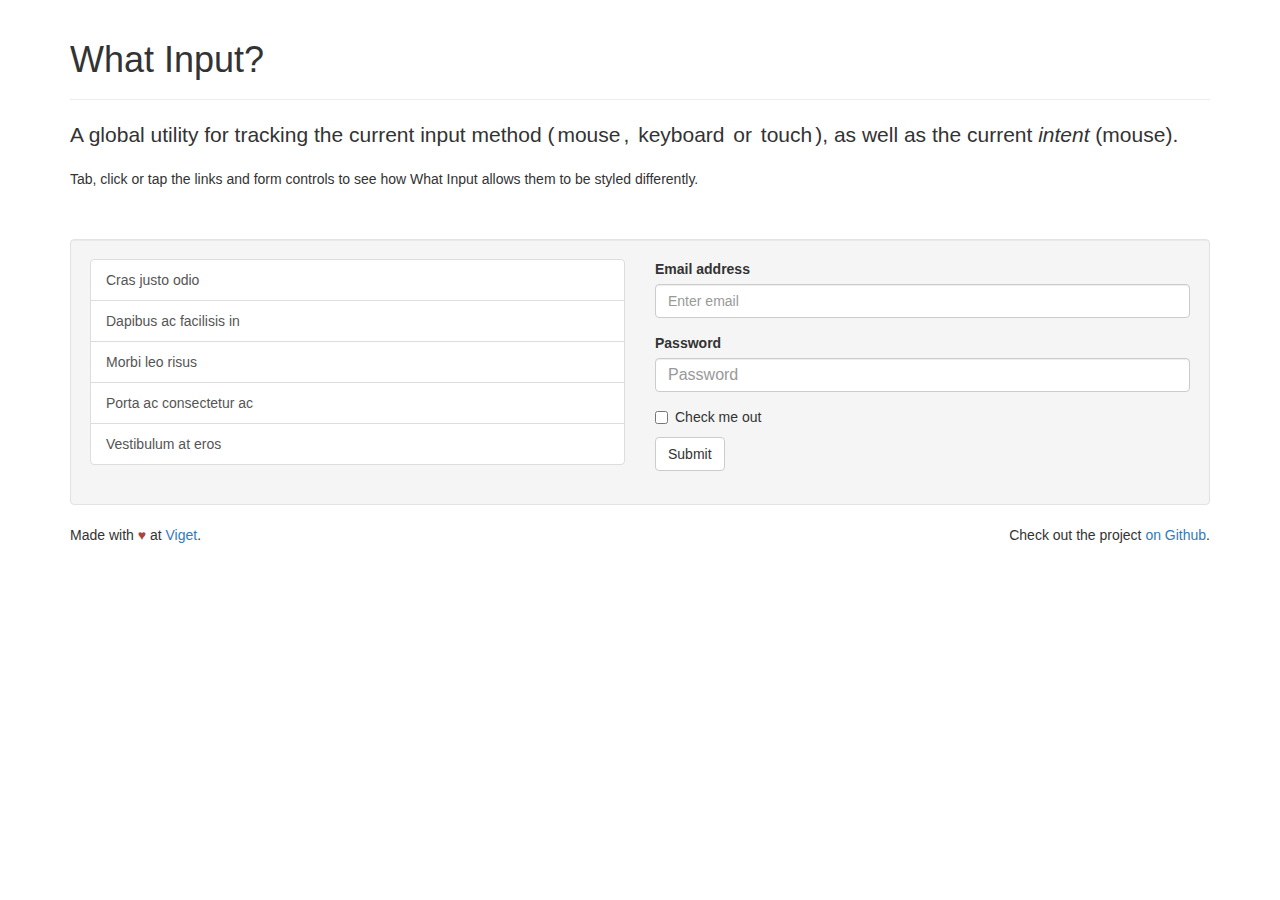
<file: bower_components/what-input/docs/index.html>
<!DOCTYPE html>
<html lang="en">
  <head>

    <meta charset="utf-8">
    <meta name="viewport" content="width=device-width, initial-scale=1">

    <title>What Input?</title>

    <link
      href="https://maxcdn.bootstrapcdn.com/bootstrap/3.3.7/css/bootstrap.min.css"
      rel="stylesheet">

    <style>
      .test-row {
        margin-top: 50px;
      }

      input[type="text"],
      input[type="password"] {
        font-size: 16px;
      }

      /* indicator */
      .input-display {
        border-radius: 3px;
        display: inline-block;
        padding: 0 3px;
        -webkit-transition: all 200ms;
        transition: all 200ms;
      }

      [data-whatinput="mouse"] .input-display.-mouse,
      [data-whatintent="mouse"] .input-intent.-mouse {
        background-color: #d9edf7;
        color: #31708f;
      }

      [data-whatinput="keyboard"] .-keyboard {
        background-color: #dff0d8;
        color: #3c763d;
      }

      [data-whatinput="touch"] .-touch {
        background-color: #fcf8e3;
        color: #8a6d3b;
      }

      /* links */
      a:focus {
        position: relative;
        z-index: 1;
      }

      [data-whatinput="keyboard"]  a:focus {
        box-shadow: 0 0 8px 2px rgba(60, 118, 61, 0.6);
        outline: 2px solid #3c763d;
      }

      /* form controls */
      [data-whatinput="mouse"] .form-control:focus {
        border-color: #31708f;
        outline: 0;
        box-shadow:
          inset 0 1px 1px rgba(0, 0, 0, .075),
          0 0 8px rgba(49, 112, 143, 0.6);
      }

      [data-whatinput="keyboard"] .form-control:focus {
        border-color: #3c763d;
        outline: 0;
        box-shadow:
          inset 0 1px 1px rgba(0, 0, 0, .075),
          0 0 8px rgba(60, 118, 61, 0.6);
      }

      [data-whatinput="touch"] .form-control:focus {
        border-color: #8a6d3b;
        outline: 0;
        box-shadow:
          inset 0 1px 1px rgba(0, 0, 0, .075),
          0 0 8px rgba(138, 109, 59, 0.6);
      }
    </style>

    <!--[if lte IE 8]>
      <script src="scripts/lte-IE8.js"></script>
    <![endif]-->

  </head>
  <body>

    <div class="container">
      <div class="page-header">
        <h1>What Input?</h1>
      </div>

      <p class="lead">A global utility for tracking the current input method (<span class="input-display -mouse">mouse</span>, <span class="input-display -keyboard">keyboard</span> or <span class="input-display -touch">touch</span>), as well as the current <em>intent</em> (<span class="input-intent -mouse">mouse</span>).</p>

      <p>Tab, click or tap the links and form controls to see how What Input allows them to be styled differently.</p>

      <div class="well test-row">
        <div class="row">

          <div class="col-md-6">
            <div class="list-group">
              <a class="list-group-item" href="#">Cras justo odio</a>
              <a class="list-group-item" href="#">Dapibus ac facilisis in</a>
              <a class="list-group-item" href="#">Morbi leo risus</a>
              <a class="list-group-item" href="#">Porta ac consectetur ac</a>
              <a class="list-group-item" href="#">Vestibulum at eros</a>
            </div>
          </div>

          <div class="col-md-6">
            <form>
              <div class="form-group">
                <label for="exampleInputEmail1">Email address</label>
                <input type="email" class="form-control" id="exampleInputEmail1" placeholder="Enter email">
              </div>
              <div class="form-group">
                <label for="exampleInputPassword1">Password</label>
                <input type="password" class="form-control" id="exampleInputPassword1" placeholder="Password">
              </div>
              <div class="checkbox">
                <label>
                  <input type="checkbox"> Check me out
                </label>
              </div>
              <button type="submit" class="btn btn-default">Submit</button>
            </form>
          </div>

        </div>
      </div>

      <footer>
        <p class="pull-right">
          Check out the project <a href="https://github.com/ten1seven/what-input">on Github</a>.
        </p>

        <p>
          Made with <span class="text-danger">&hearts;</span> at <a href="http://viget.com/">Viget</a>.
        </p>
      </footer>

    </div>

    <script src="scripts/what-input.js"></script>

    <script>
      var links = document.querySelectorAll('a');

      for (var i = 0, len = links.length; i < len; i++) {
        links[i].addEventListener('click', function(event) {
          console.log( '[script test] ' + whatInput.ask() );

          event.preventDefault();
        });
      }

      var myInputFunction = function(type) {
        console.log('input: ' + type)
      };

      var myIntentFunction = function(type) {
        console.log('intent: ' + type)
      };

      whatInput.onChange(myIntentFunction, 'intent');
      whatInput.onChange(myInputFunction, 'input');
    </script>

  </body>
</html>
</file>
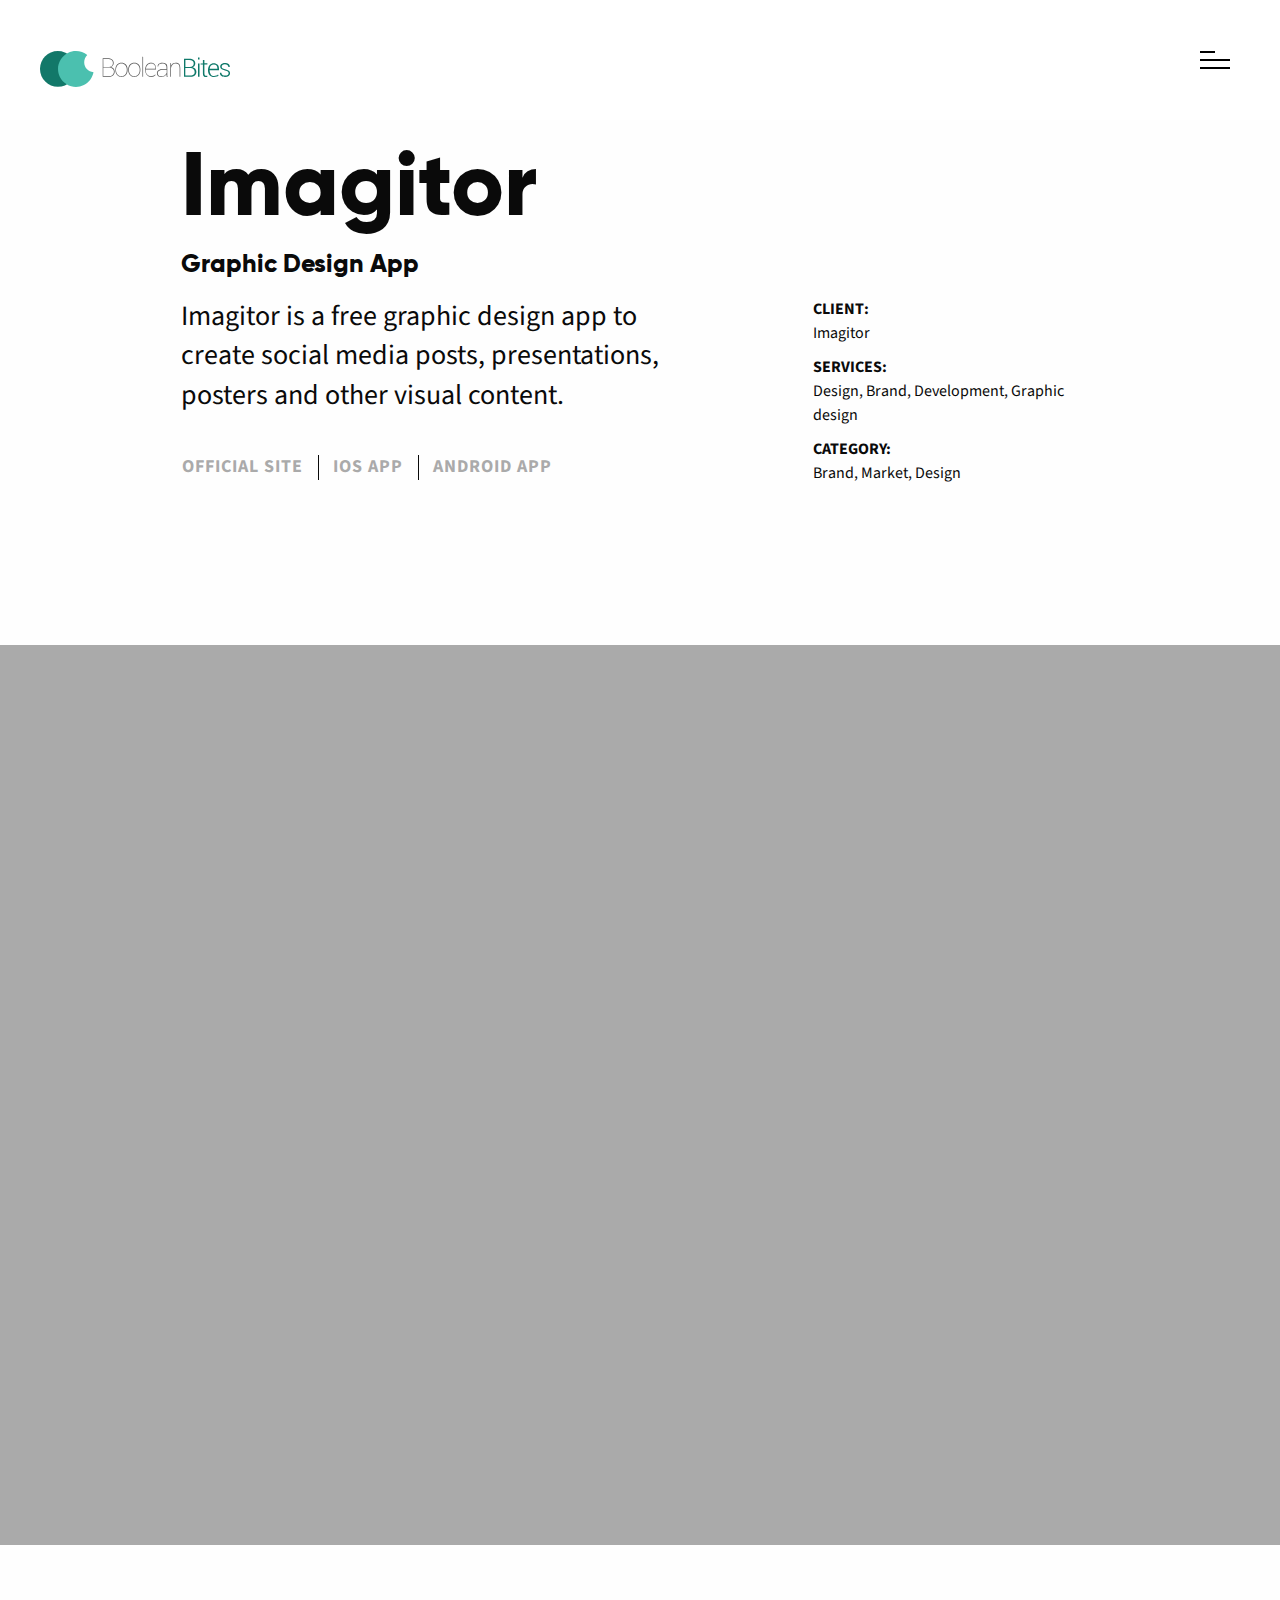
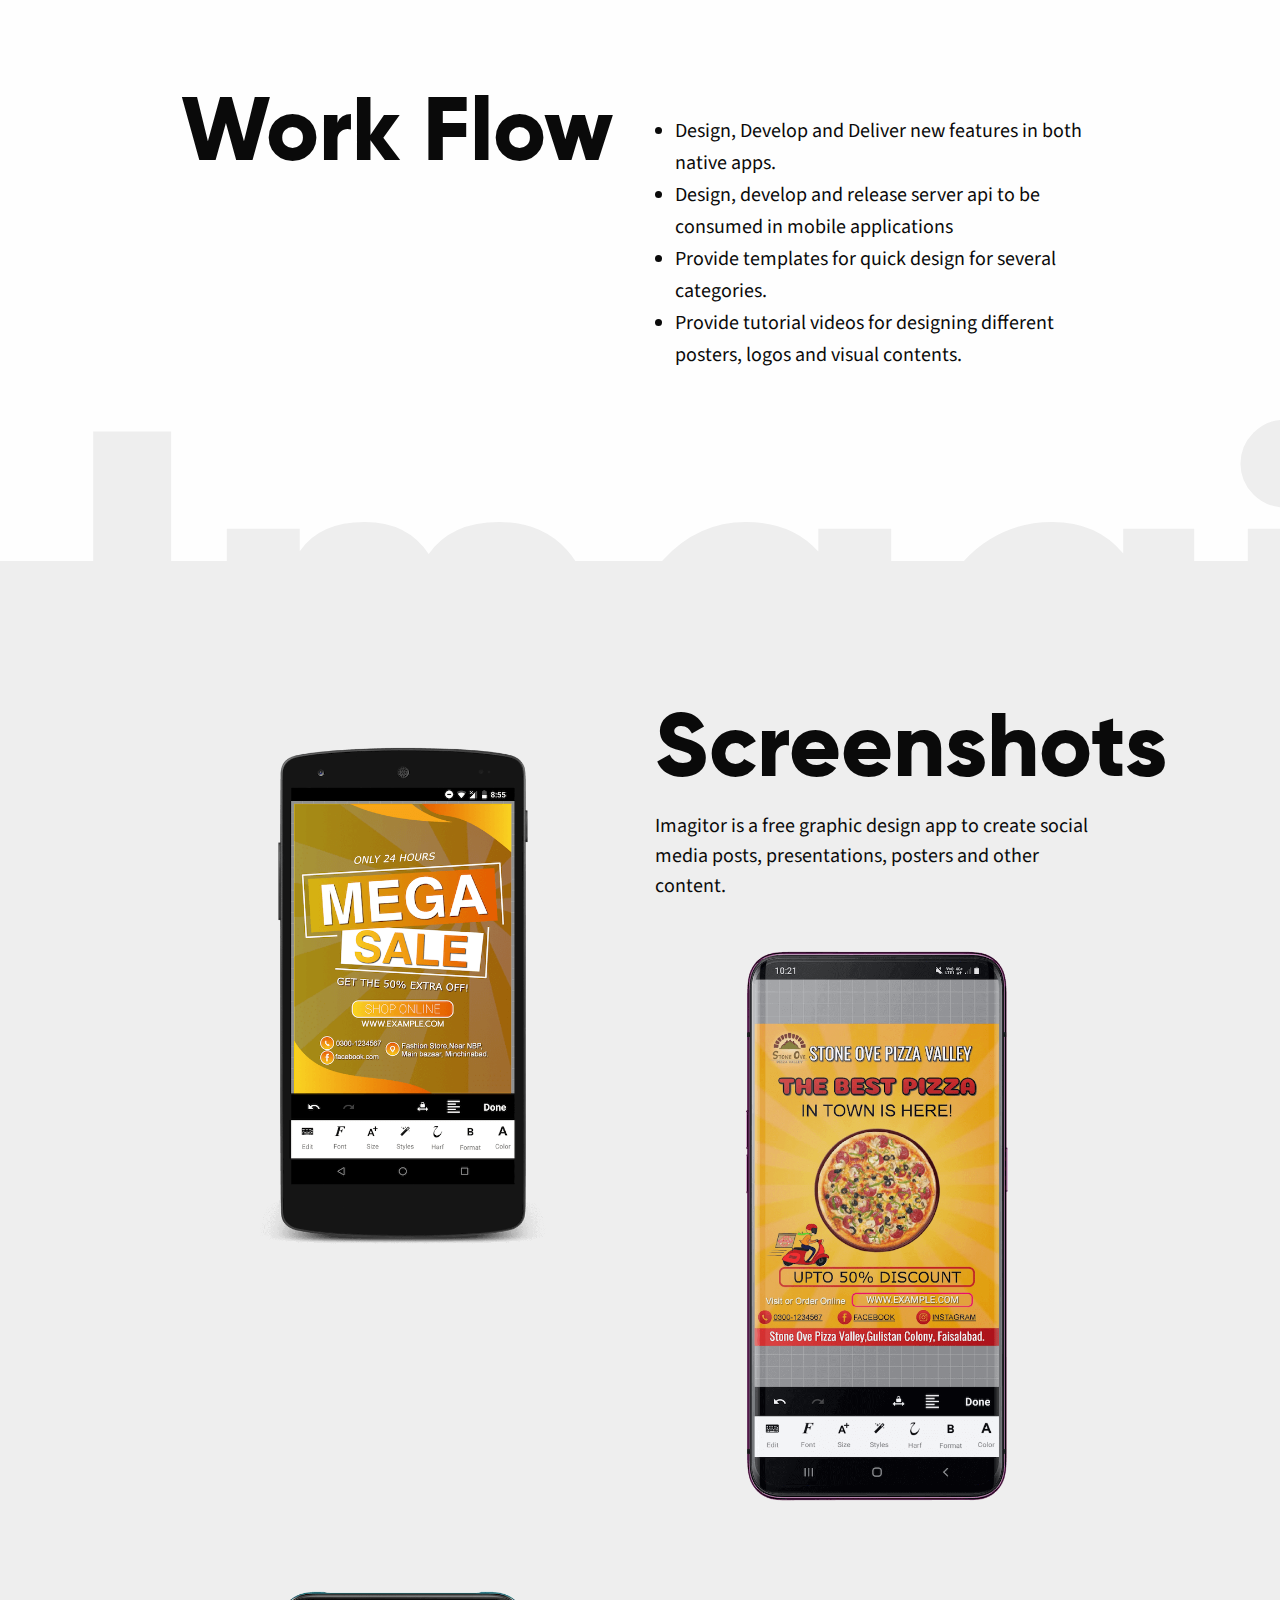
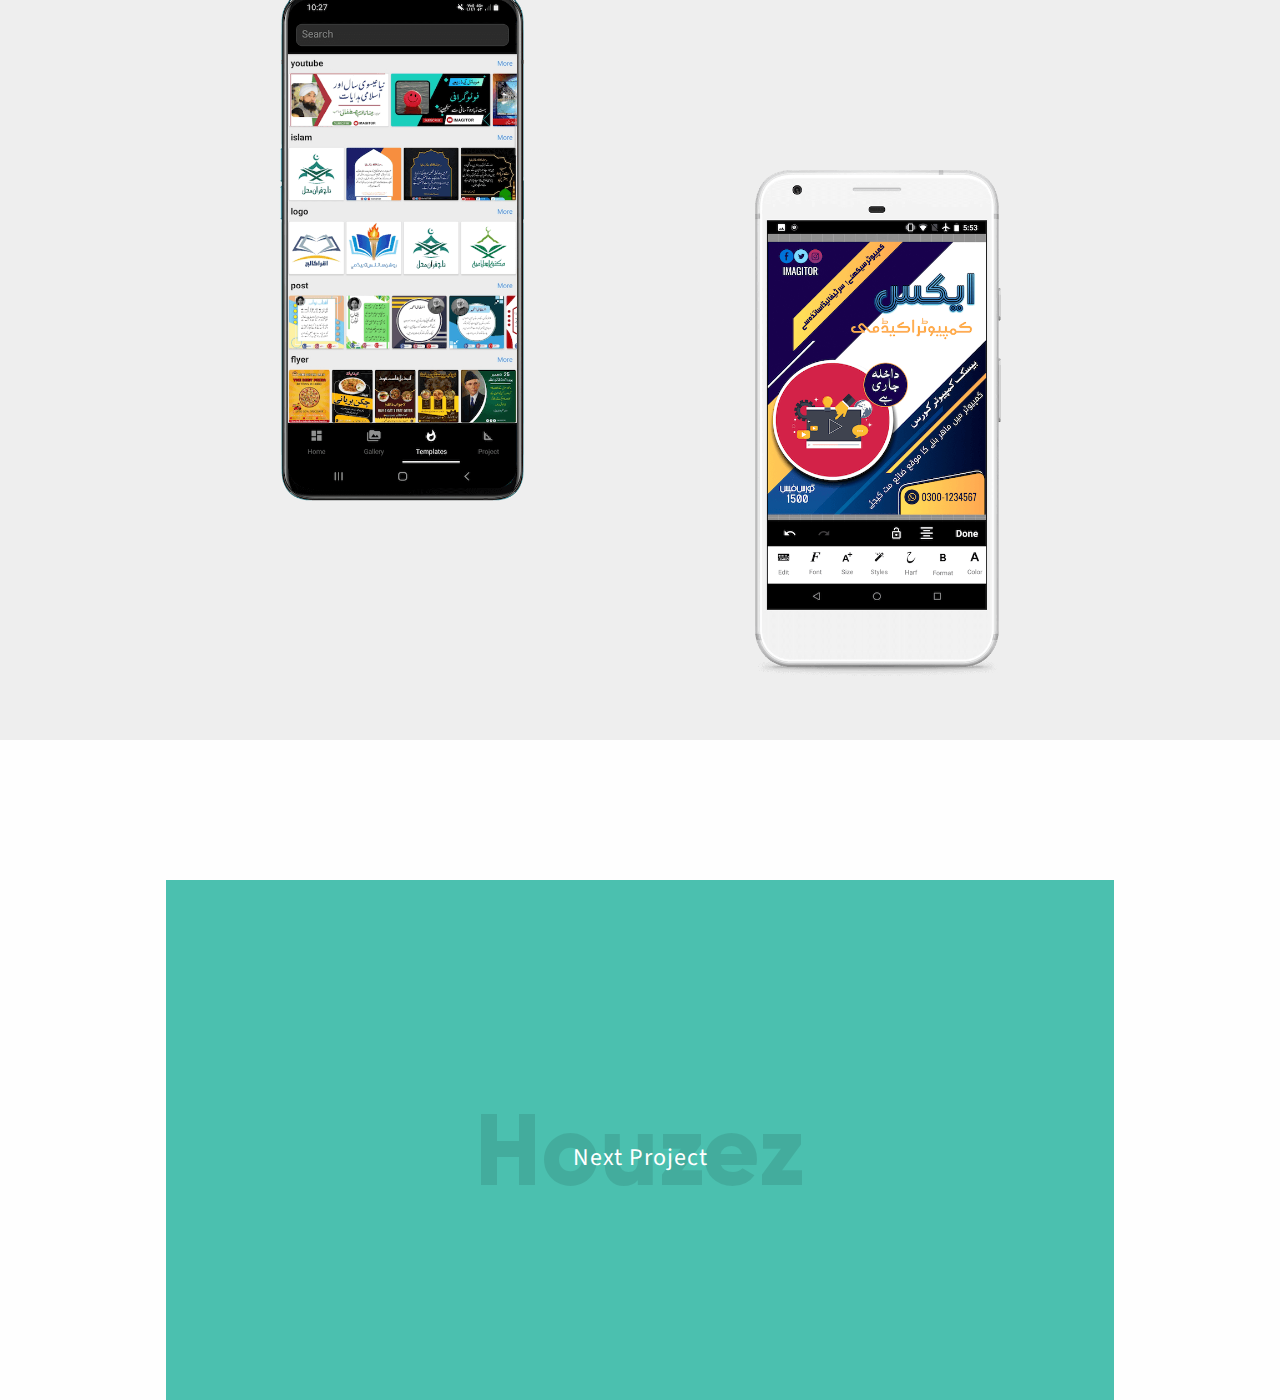
<file: case-study-1.html>
<!DOCTYPE html>
<html lang="en" class="no-js">

<head>
    <meta charset="utf-8">
    <meta http-equiv="X-UA-Compatible" content="IE=edge">
    <meta name="viewport" content="width=device-width, initial-scale=1, minimum-scale=1, maximum-scale=1">
    <title>BooleanBites - Android iOS App Development</title>
    <meta property="og:title" content="BooleanBites - Android iOS App Development" />
    <meta property="og:site_name" content="BooleanBites" />
    <meta name="description" content="BooleanBites Ltd. develops on demand Enterprise Software Solutions. We deliver real value for businesses through innovation, creativity, and the smart application of technology in this highly complex and competitive environment."
    />
    <meta property="og:description" content="BooleanBites Ltd. develops on demand Enterprise Software Solutions. We deliver real value for businesses through innovation, creativity, and the smart application of technology in this highly complex and competitive environment."
    />
    <link rel="canonical" href="http://www.booleanbites.com/" />
    <meta property="og:url" content="http://www.booleanbites.com/" />
    <meta property="og:locale" content="en_US" />
    <meta property="og:type" content="website" />
    <meta property="og:image" content="http://www.booleanbites.com/images/box-logo.jpg" />
    <meta property="og:image:type" content="image/jpg">
    <meta property="og:image:width" content="200">
    <meta property="og:image:height" content="200">
    <meta property="og:image" content="http://www.booleanbites.com/images/fb_background.png" />
    <meta property="og:image:type" content="image/png">
    <meta property="og:image:width" content="500">
    <meta property="og:image:height" content="270">

    <!-- Fav Icon -->

    <link rel="shortcut icon" href="images/favicon.ico" type="image/x-icon">
    <link rel="icon" href="images/favicon.ico" type="image/x-icon">
    <link rel="apple-touch-icon" href="images/apple_icon.png">
    <link href="https://fonts.googleapis.com/css?family=Source+Sans+Pro:400,400i,600,600i,700,700i" rel="stylesheet">
    <link rel="stylesheet" href="static/css/all-styles.css">

</head>

<body class="white-bg">
    <div id="logo">
        <a href="index.html">
            <h1><img src="images/logo-new.svg" class="logo-svg" alt=""></h1>
        </a>
    </div>
    <div id="menu-wrapper">
        <div id="menu-controller">
            <div id="menu-icon">
                <div id="menu-icon-stack">
                    <span></span>
                    <span></span>
                    <span></span>
                </div>
                <div id="menu-icon-close">
                    <span></span>
                    <span></span>
                </div>
            </div>
        </div>
        <div id="menu-content">
            <nav id="main-menu">
                <ul>
                    <li><a class="menu-goto" href="index.html#head-bg">Home</a></li>
                    <li><a class="menu-goto" href="index.html#projects">Projects</a></li>
                    <li><a class="menu-goto" href="index.html#services">Services</a></li>
                    <li><a class="menu-goto" href="http://blog.booleanbites.com/" target="_blank">Blog</a></li>
                    <li><a class="menu-goto" href="index.html#contactus">Contact</a></li>
                </ul>
            </nav>
            <div id="contact-info">
                <p>
                    Johar Town, <br>Lahore, <br>Pakistan
                </p>
                <p><a href="mailto:info@booleanbites.com" title="business email">info@booleanbites.com</a></p>
            </div>
            <div id="socials">
                <ul>
                    <li><a href="https://twitter.com/BooleanBites"><i class='fa fa-twitter'></i></a></li>
                    <li><a href="https://www.facebook.com/booleanbitesltd"><i class='fa fa-facebook'></i></a></li>
                    <li><a href="#"><i class='fa fa-linkedin'></i></a></li>
                    <li><a href="#"><i class='fa fa-dribbble'></i></a></li>
                    <li><a href="#"><i class='fa fa-youtube'></i></a></li>
                </ul>
            </div>
        </div>
        <div id="bg-primary" class=""></div>
    </div>
    <div id="white-bar">
    </div>
    <div class="full header">
        <div class="case-intro">
            <div class="large-12 columns">
                <h2 class="case-title">
                    Imagitor
                </h2>
                <h4>Graphic Design App</h4>
            </div>
            <div class="large-8 columns">
                <p class="case-text-big">
                    Imagitor is a free graphic design app to create social media posts, presentations, posters and other visual content.
                </p>
                <p class="small-12 hide-for-small-only">
                    <span class="styled-button-wrapper" id="case-1-button">
              <a href="https://imagitor.booleanbites.com/" target="_blank" class="styled button centered-text">
                Official Site
              </a> 
              <i  style="/* margin-top: -16px; */display: inline-block;border-left: 1px solid;height: 25px;width: 10px;margin-left: 10px;"> </i>
             <a href="https://appsto.re/i6725K2" class="styled button centered-text">
                iOS App
              </a>
              </a> 
              <i style="/* margin-top: -16px; */display: inline-block;border-left: 1px solid;height: 25px;width: 10px;margin-left: 10px;"> </i>
             <a href="https://play.google.com/store/apps/details?id=com.booleanbites.imagitor" class="styled button centered-text">
                 Android App
              </a>
                    </span>
                </p>
            </div>
            <div class="large-4 columns show-for-small-only">
                <p class="case-tags">
                    <span> <a href="https://imagitor.booleanbites.com/" target="_blank">
                        Official Site
                      </a> </span>
                </p>
                <p class="case-tags">
                    <span> <a href="case-study-1.html">
                       iOS App
                      </a> </span>
                </p>
                <p class="case-tags">
                    <span> <a href="case-study-1.html">
                       Android App
                      </a> </span>
                </p>
                <div class="four spacing"></div>
            </div>
            <div class="large-4 columns">
                <p class="case-tags">
                    <strong>Client:</strong> <span>Imagitor</span>
                </p>
                <p class="case-tags">
                    <strong>Services:</strong> <span>Design, Brand, Development, Graphic design</span>
                </p>
                <p class="case-tags">
                    <strong>Category:</strong> <span>Brand, Market, Design</span>
                </p>
            </div>
        </div>
    </div>
    <div class="full grey no-sides no-bottom no-top">
        <div class="case-intro">
            <div id="case-1" class="case-video">
                <div class="">
                    <iframe class="brand-video" src="https://www.youtube.com/embed/GGo_YrhKgnQ?controls=0&showinfo=0&autoplay=1&rel=0&modestbranding=0" title="YouTube video player" frameborder="0" allow="accelerometer; autoplay; clipboard-write; encrypted-media; gyroscope; picture-in-picture"
                        allowfullscreen></iframe></div>
                <!-- <video loop="" autoplay="" muted="" playsinline="" class="brand-video" preload="">
            <source src="images/@stock/imagitor.mp4" type="video/mp4">
          </video>
                <svg width="1000" height="563" viewBox="0 0 1000 563" class="svg-graphic">
            <defs>
              <mask id="case-1-mask" x="0" y="0" width="1000" height="563">
                <rect x="0" y="0" width="1000" height="563" fill="#fff"></rect>
                <polygon points="726.6,558 598.6,558 837.4,1 965.4,1 "/>
                <polygon points="586.6,558 458.6,558 697.4,1 825.4,1 "/>
                <polygon points="446.6,558 318.6,558 557.4,1 685.4,1 "/>
                <polygon points="307.6,558 179.6,558 418.4,1 546.4,1 "/>
                <polygon points="166,558 38,558 276.9,1 404.9,1 "/>
              </mask>
            </defs>
            <rect x="0" y="0" width="1000" height="563"></rect>
          </svg> -->
            </div>
        </div>
    </div>
    <div class="full no-bottom">
        <div class="case-intro">
            <div class="large-6 columns">
                <h2 class="case-title">
                    Work Flow
                </h2>
            </div>
            <div class="large-6 columns">
                <p>
                    <!-- <h4>What we worked on:</h4> -->
                    <ul>
                        <li>Design, Develop and Deliver new features in both native apps.</li>
                        <li> Design, develop and release server api to be consumed in mobile applications</li>
                        <li> Provide templates for quick design for several categories.</li>
                        <li>Provide tutorial videos for designing different posters, logos and visual contents.</li>
                    </ul>

                </p>
            </div>
        </div>
    </div>
    <div class="full no-sides no-bottom">
        <div class="bg-text-honri wow slideInRight" data-wow-duration="1.5s">
            <h2>Imagitor</h2>
        </div>
    </div>
    <div class="full grey no-bottom">
        <div class="case-intro">
            <div class="large-6 columns">
                <img src="images/@stock/design-3.png" alt="">
            </div>
            <div class="large-6 columns">
                <h2 class="case-title">Screenshots</h2>
                <p>Imagitor is a free graphic design app to create social media posts, presentations, posters and other content.
                </p>
                <p>
                    <img src="images/@stock/design-4.png" alt="">
                </p>
            </div>
            <div class="large-6 columns">
                <img src="images/@stock/design-5.png" alt="">
            </div>
            <div class="large-6 columns">
                <h2 class="case-title hide-for-small-only">&nbsp;</h2>
                <p class="hide-for-small-only">&nbsp;
                </p>
                <p>
                    <img src="images/@stock/design-6.png" alt="">
                </p>
            </div>
        </div>
    </div>
    <div class="full no-top">
        <div class="large-12 columns">

        </div>
    </div>
    <div class="full no-sides no-top no-bottom case-bottom-wrapper">
        <a href="case-study-2.html" class="next-project-link"></a>
        <div class="case-bottom">
            <h2>Houzez</h2>
            <span>Next Project</span>
        </div>

    </div>



    <!-- Swiper JS -->
    <script src="js/main.js"></script>
</body>

</html>
</file>
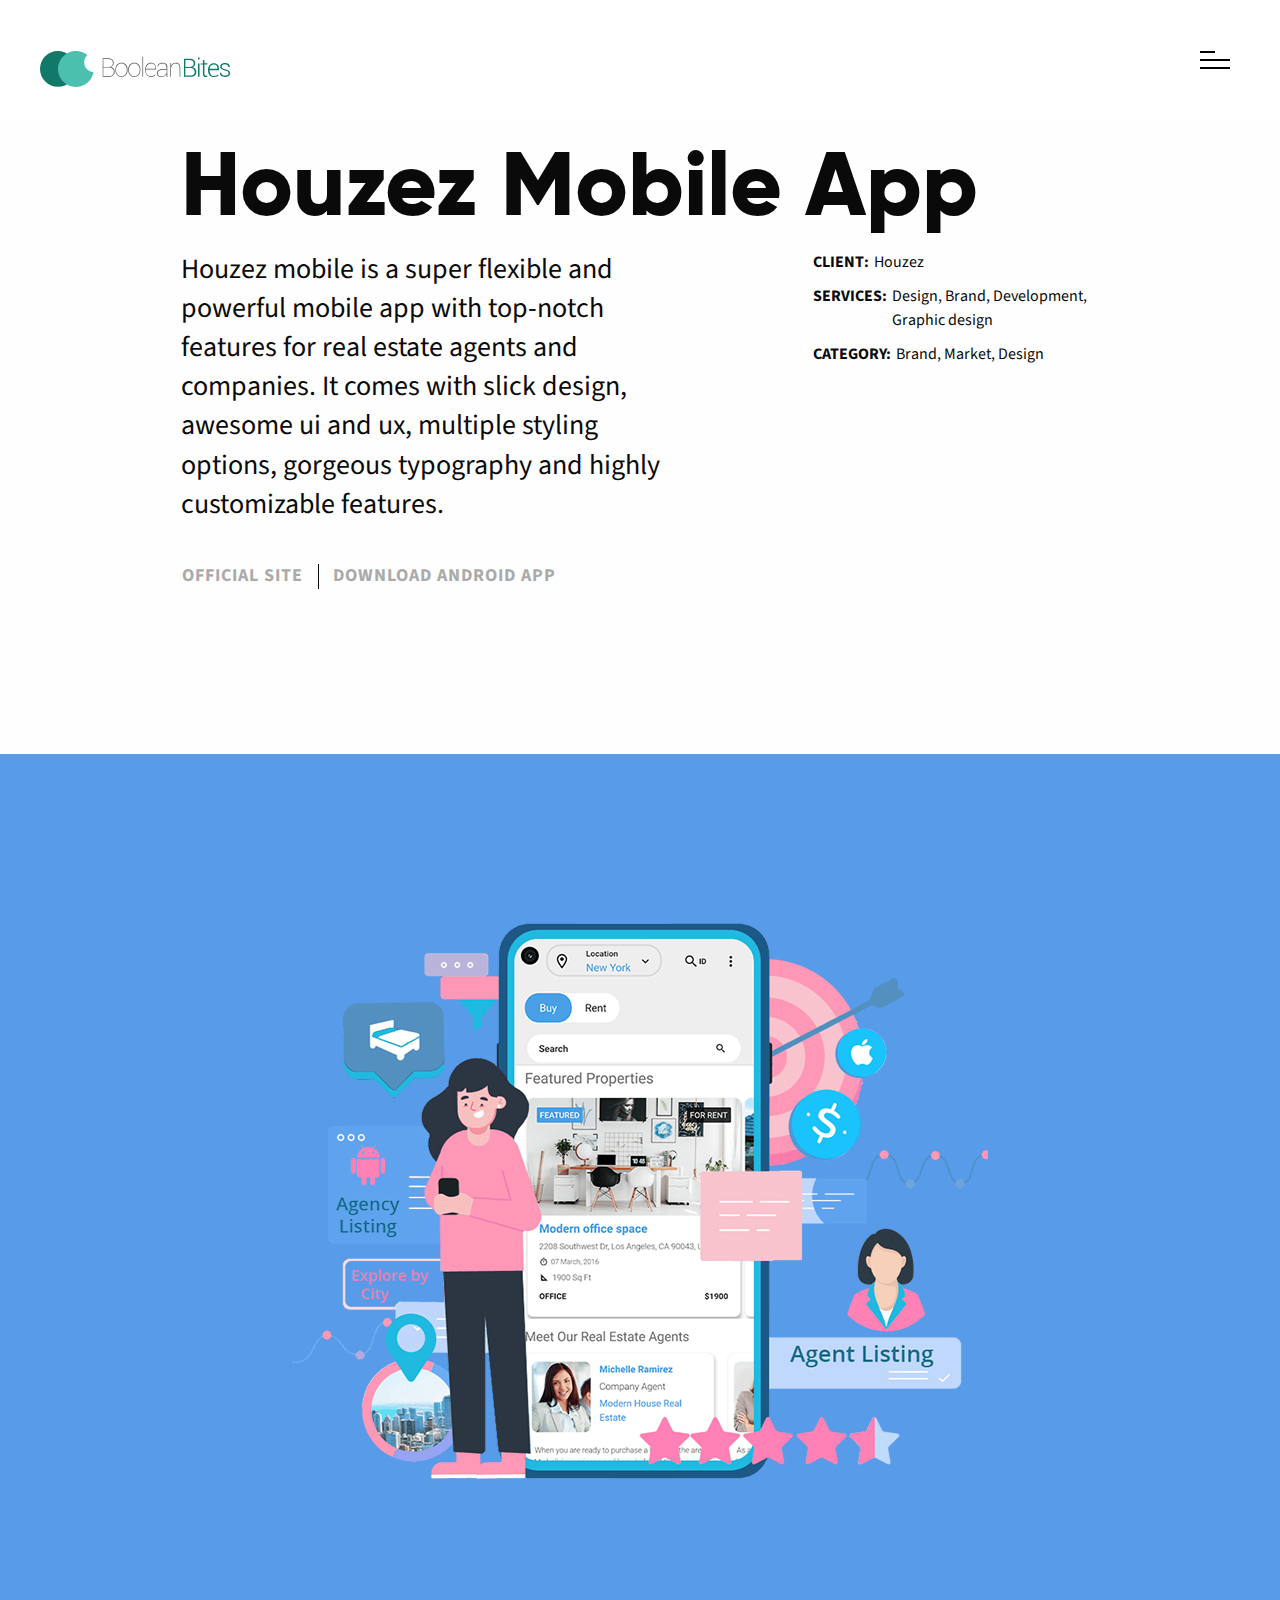
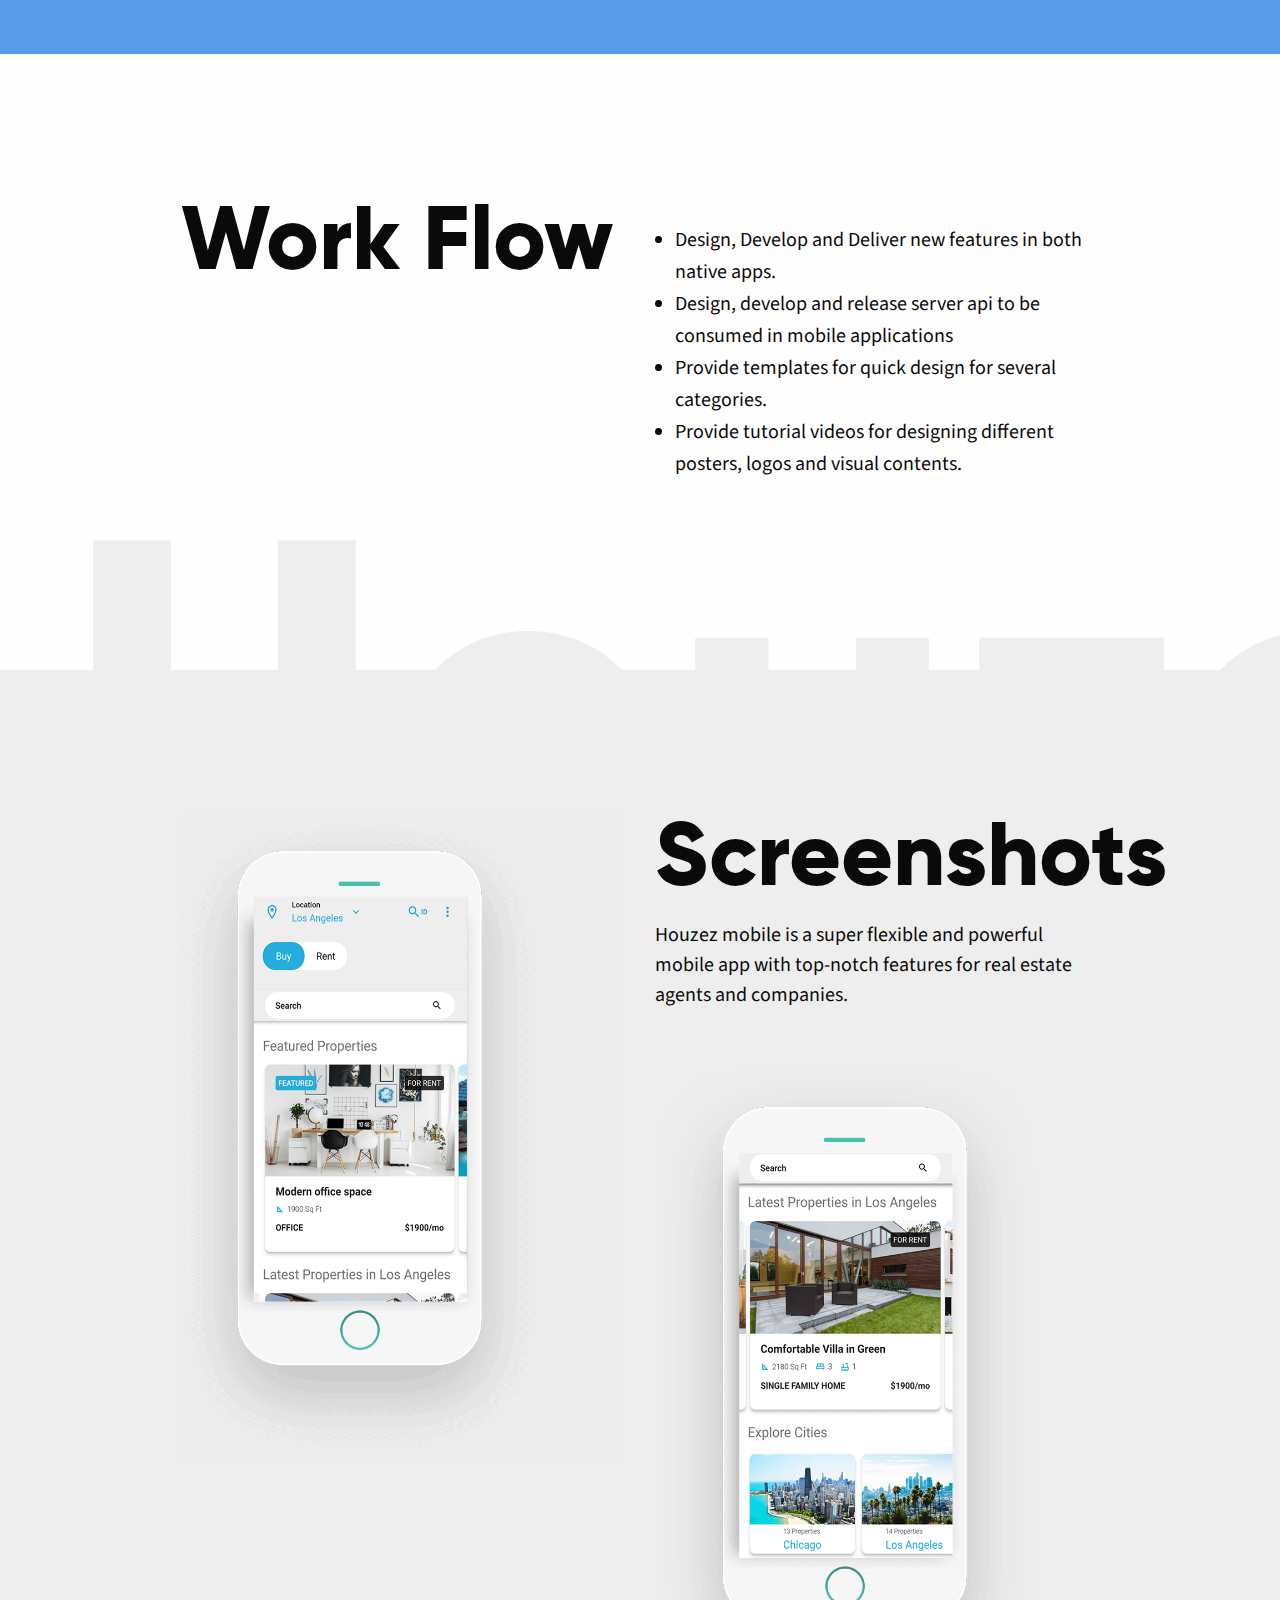
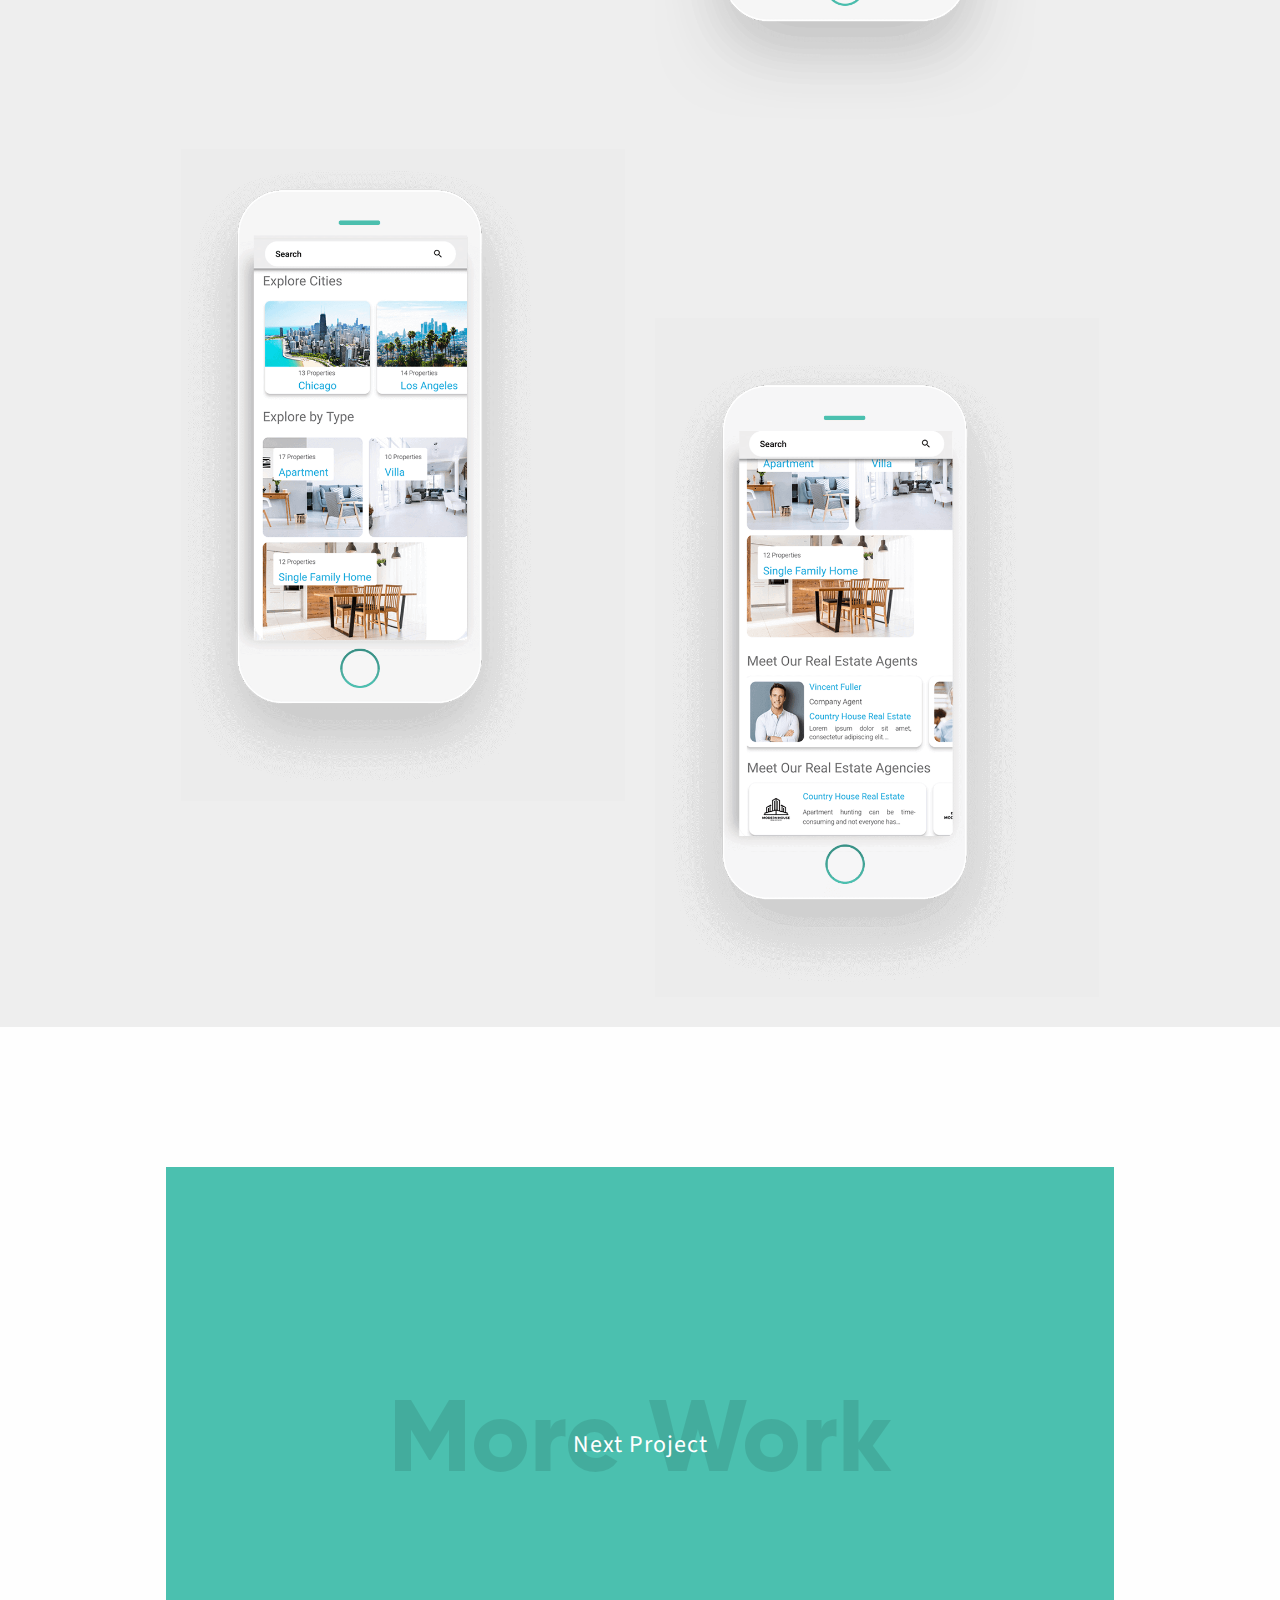
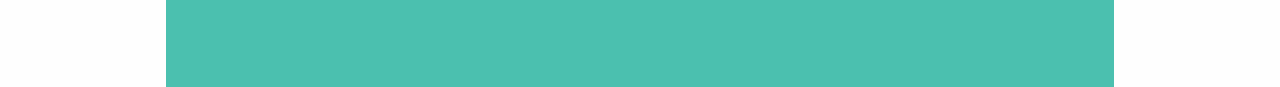
<file: case-study-2.html>
<!DOCTYPE html>
<html lang="en" class="no-js">

<head>
    <meta charset="utf-8">
    <meta http-equiv="X-UA-Compatible" content="IE=edge">
    <meta name="viewport" content="width=device-width, initial-scale=1, minimum-scale=1, maximum-scale=1">
    <title>BooleanBites - Android iOS App Development</title>
    <meta property="og:title" content="BooleanBites - Android iOS App Development" />
    <meta property="og:site_name" content="BooleanBites" />
    <meta name="description" content="BooleanBites Ltd. develops on demand Enterprise Software Solutions. We deliver real value for businesses through innovation, creativity, and the smart application of technology in this highly complex and competitive environment."
    />
    <meta property="og:description" content="BooleanBites Ltd. develops on demand Enterprise Software Solutions. We deliver real value for businesses through innovation, creativity, and the smart application of technology in this highly complex and competitive environment."
    />
    <link rel="canonical" href="http://www.booleanbites.com/" />
    <meta property="og:url" content="http://www.booleanbites.com/" />
    <meta property="og:locale" content="en_US" />
    <meta property="og:type" content="website" />
    <meta property="og:image" content="http://www.booleanbites.com/images/box-logo.jpg" />
    <meta property="og:image:type" content="image/jpg">
    <meta property="og:image:width" content="200">
    <meta property="og:image:height" content="200">
    <meta property="og:image" content="http://www.booleanbites.com/images/fb_background.png" />
    <meta property="og:image:type" content="image/png">
    <meta property="og:image:width" content="500">
    <meta property="og:image:height" content="270">

    <!-- Fav Icon -->

    <link rel="shortcut icon" href="images/favicon.ico" type="image/x-icon">
    <link rel="icon" href="images/favicon.ico" type="image/x-icon">
    <link rel="apple-touch-icon" href="images/apple_icon.png">
    <link href="https://fonts.googleapis.com/css?family=Source+Sans+Pro:400,400i,600,600i,700,700i" rel="stylesheet">
    <link rel="stylesheet" href="static/css/all-styles.css">

</head>

<body class="white-bg">
    <div id="logo">
        <a href="index.html">
            <h1><img src="images/logo-new.svg" class="logo-svg" alt=""></h1>
        </a>
    </div>
    <div id="menu-wrapper">
        <div id="menu-controller">
            <div id="menu-icon">
                <div id="menu-icon-stack">
                    <span></span>
                    <span></span>
                    <span></span>
                </div>
                <div id="menu-icon-close">
                    <span></span>
                    <span></span>
                </div>
            </div>
        </div>
        <div id="menu-content">
            <nav id="main-menu">
                <ul>
                    <li><a class="menu-goto" href="index.html#head-bg">Home</a></li>
                    <li><a class="menu-goto" href="index.html#projects">Projects</a></li>
                    <li><a class="menu-goto" href="index.html#services">Services</a></li>
                    <li><a class="menu-goto" href="http://blog.booleanbites.com/" target="_blank">Blog</a></li>
                    <li><a class="menu-goto" href="index.html#contactus">Contact</a></li>
                </ul>
            </nav>
            <div id="contact-info">
                <p>
                    Johar Town, <br>Lahore, <br>Pakistan
                </p>
                <p><a href="mailto:info@booleanbites.com" title="business email">info@booleanbites.com</a></p>
            </div>
            <div id="socials">
                <ul>
                    <li><a href="https://twitter.com/BooleanBites"><i class='fa fa-twitter'></i></a></li>
                    <li><a href="https://www.facebook.com/booleanbitesltd"><i class='fa fa-facebook'></i></a></li>
                    <li><a href="#"><i class='fa fa-linkedin'></i></a></li>
                    <li><a href="#"><i class='fa fa-dribbble'></i></a></li>
                    <li><a href="#"><i class='fa fa-youtube'></i></a></li>
                </ul>
            </div>
        </div>
        <div id="bg-primary" class=""></div>
    </div>
    <div id="white-bar">
    </div>
    <div class="full header">
        <div class="case-intro">
            <div class="large-12 columns">
                <h2 class="case-title">
                    Houzez Mobile App
                </h2>
            </div>
            <div class="large-8 columns">
                <p class="case-text-big">
                    Houzez mobile is a super flexible and powerful mobile app with top-notch features for real estate agents and companies. It comes with slick design, awesome ui and ux, multiple styling options, gorgeous typography and highly customizable features.
                </p>
                <p class="small-12 hide-for-small-only">
                    <span class="styled-button-wrapper" id="case-1-button">
              <a href="https://houzez-mobile.booleanbites.com/" target="_blank" class="styled button centered-text">
                Official Site
              </a> 
              <!-- <i  style="/* margin-top: -16px; */display: inline-block;border-left: 1px solid;height: 25px;width: 10px;margin-left: 10px;"> </i>
             <a href="https://appsto.re/i6725K2" class="styled button centered-text">
                Download iOS App
              </a> -->
              
              <i style="/* margin-top: -16px; */display: inline-block;border-left: 1px solid;height: 25px;width: 10px;margin-left: 10px;"> </i>
             <a href="https://play.google.com/store/apps/details?id=com.booleanbites.houzez" class="styled button centered-text">
                Download Android App
              </a>
                    </span>
                </p>
            </div>
            <div class="large-4 columns show-for-small-only">
                <p class="case-tags">
                    <span> <a href="https://houzez-mobile.booleanbites.com/" target="_blank">
                        Official Site
                      </a> </span>
                </p>
                <!-- <p class="case-tags">
                    <span> <a href="case-study-1.html">
                       Download iOS App
                      </a> </span>
                </p> -->
                <p class="case-tags">
                    <span> <a href="case-study-1.html">
                       Download Android App
                      </a> </span>
                </p>
                <div class="four spacing"></div>
            </div>
            <div class="large-4 columns">
                <p class="case-tags">
                    <strong>Client:</strong> <span> Houzez </span>
                </p>
                <p class="case-tags">
                    <strong>Services:</strong> <span>Design, Brand, Development, Graphic design</span>
                </p>
                <p class="case-tags">
                    <strong>Category:</strong> <span>Brand, Market, Design</span>
                </p>
            </div>
        </div>
    </div>
    <!-- <div class="full grey no-sides no-bottom no-top">
        <div class="case-intro">
            <div id="case-1" class="case-video">
                <div class="">
                    <iframe class="brand-video" src="https://www.youtube.com/embed/GGo_YrhKgnQ?controls=0&showinfo=0&autoplay=1&rel=0&modestbranding=0" title="YouTube video player" frameborder="0" allow="accelerometer; autoplay; clipboard-write; encrypted-media; gyroscope; picture-in-picture"
                        allowfullscreen></iframe></div>
                
            </div>
        </div>
    </div> -->

    <div class="full no-sides no-bottom no-top">
        <div class="case-intro">
            <div id="case-2" class="case-image">
                <img src="images/@stock/case-2.png" alt="">
            </div>
        </div>
    </div>
    <div class="full no-bottom">
        <div class=" case-intro ">
            <div class="large-6 columns ">
                <h2 class="case-title ">
                    Work Flow
                </h2>
            </div>
            <div class="large-6 columns ">
                <p>
                    <!-- <h4>What we worked on:</h4> -->
                    <ul>
                        <li>Design, Develop and Deliver new features in both native apps.</li>
                        <li> Design, develop and release server api to be consumed in mobile applications</li>
                        <li> Provide templates for quick design for several categories.</li>
                        <li>Provide tutorial videos for designing different posters, logos and visual contents.</li>
                    </ul>

                </p>
            </div>
        </div>
    </div>
    <div class="full no-sides no-bottom">
        <div class="bg-text-honri wow slideInRight " data-wow-duration="1.5s ">
            <h2>Houzez</h2>
        </div>
    </div>
    <div class="full grey no-bottom ">
        <div class="case-intro ">
            <div class="large-6 columns ">
                <img src="images/@stock/c2-design-3.png " alt=" ">
            </div>
            <div class="large-6 columns ">
                <h2 class="case-title ">Screenshots</h2>
                <p>Houzez mobile is a super flexible and powerful mobile app with top-notch features for real estate agents and companies.
                </p>
                <p>
                    <img src="images/@stock/c2-design-4.png " alt=" ">
                </p>
            </div>
            <div class="large-6 columns ">
                <img src="images/@stock/c2-design-5.png " alt=" ">
            </div>
            <div class="large-6 columns ">
                <h2 class="case-title hide-for-small-only ">&nbsp;</h2>
                <p class="hide-for-small-only ">&nbsp;
                </p>
                <p>
                    <img src="images/@stock/c2-design-6.png " alt=" ">
                </p>
            </div>
        </div>
    </div>
    <div class="full no-top ">
        <div class="large-12 columns ">

        </div>
    </div>
    <div class="full no-sides no-top no-bottom case-bottom-wrapper ">
        <a href="cases.html " class="next-project-link "></a>
        <div class="case-bottom ">
            <h2>More Work</h2>
            <span>Next Project</span>
        </div>

    </div>



    <!-- Swiper JS -->
    <script src="js/main.js "></script>
</body>

</html>
</file>
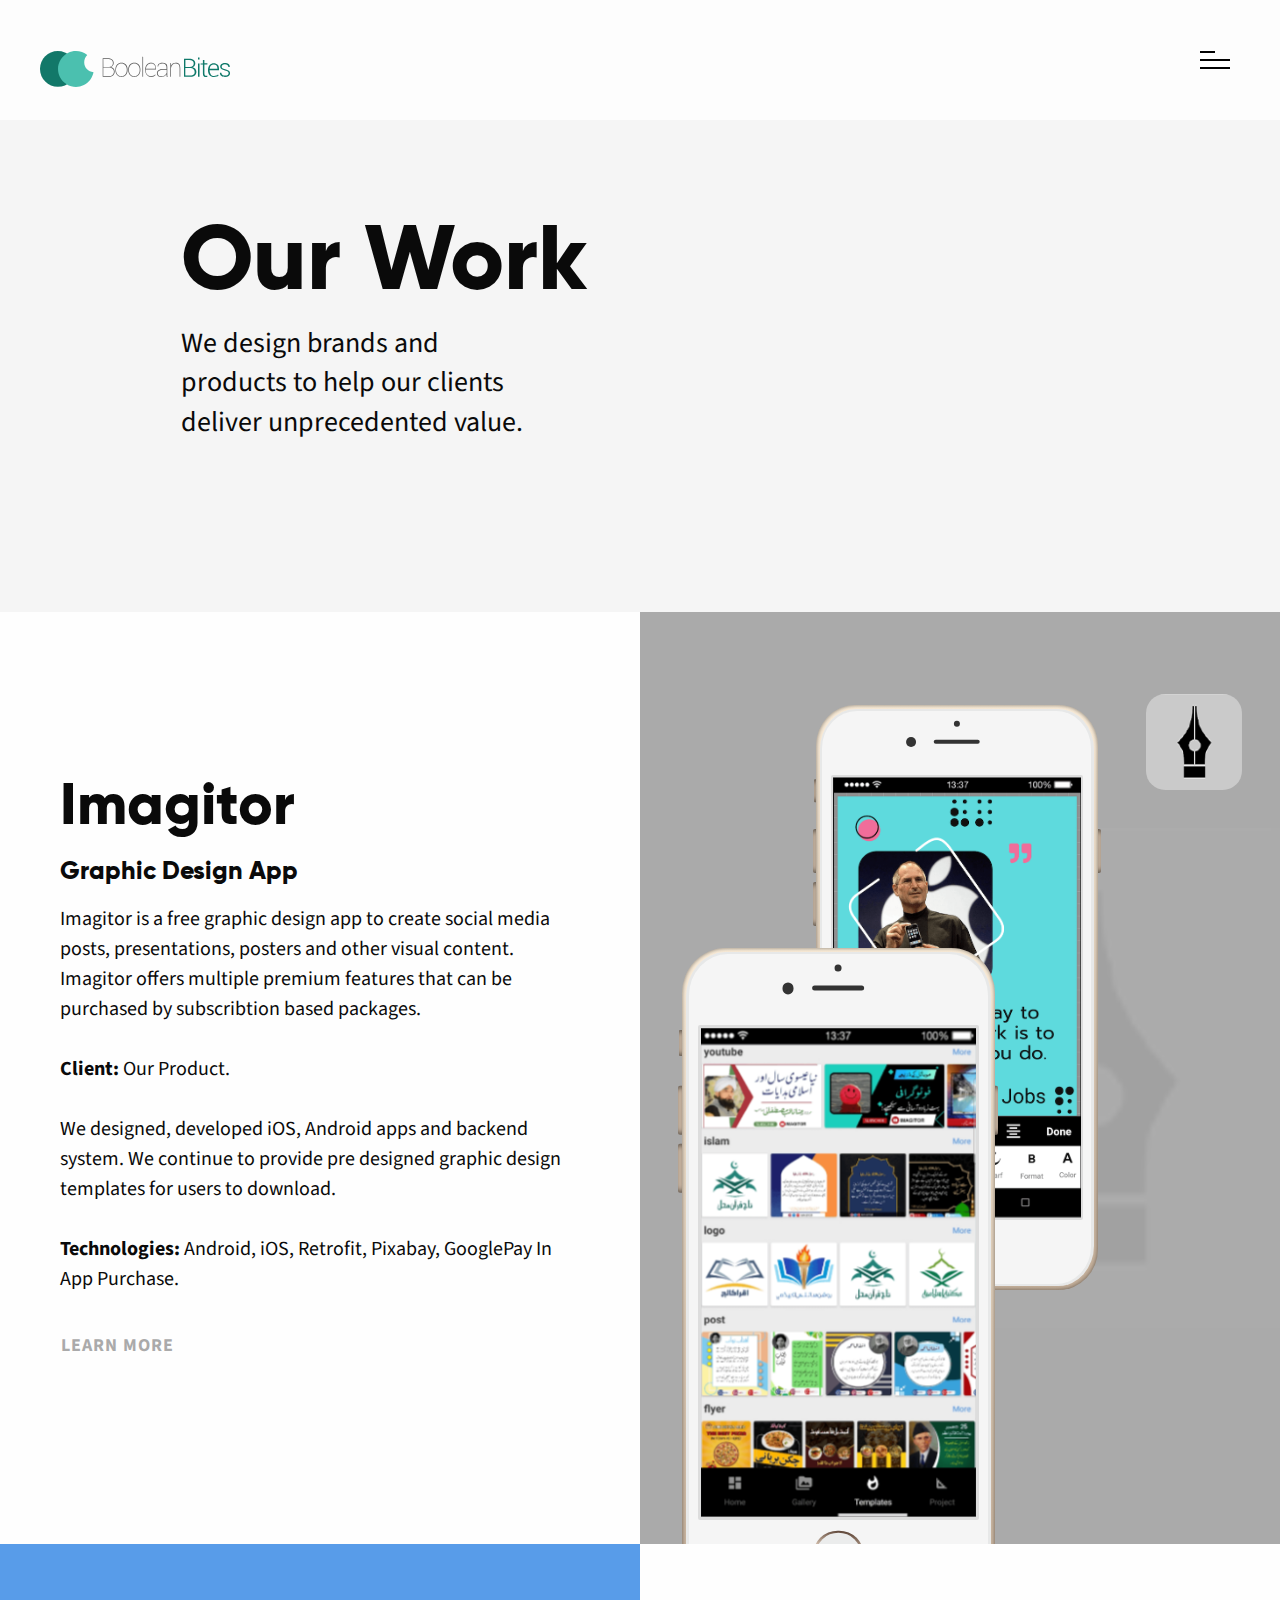
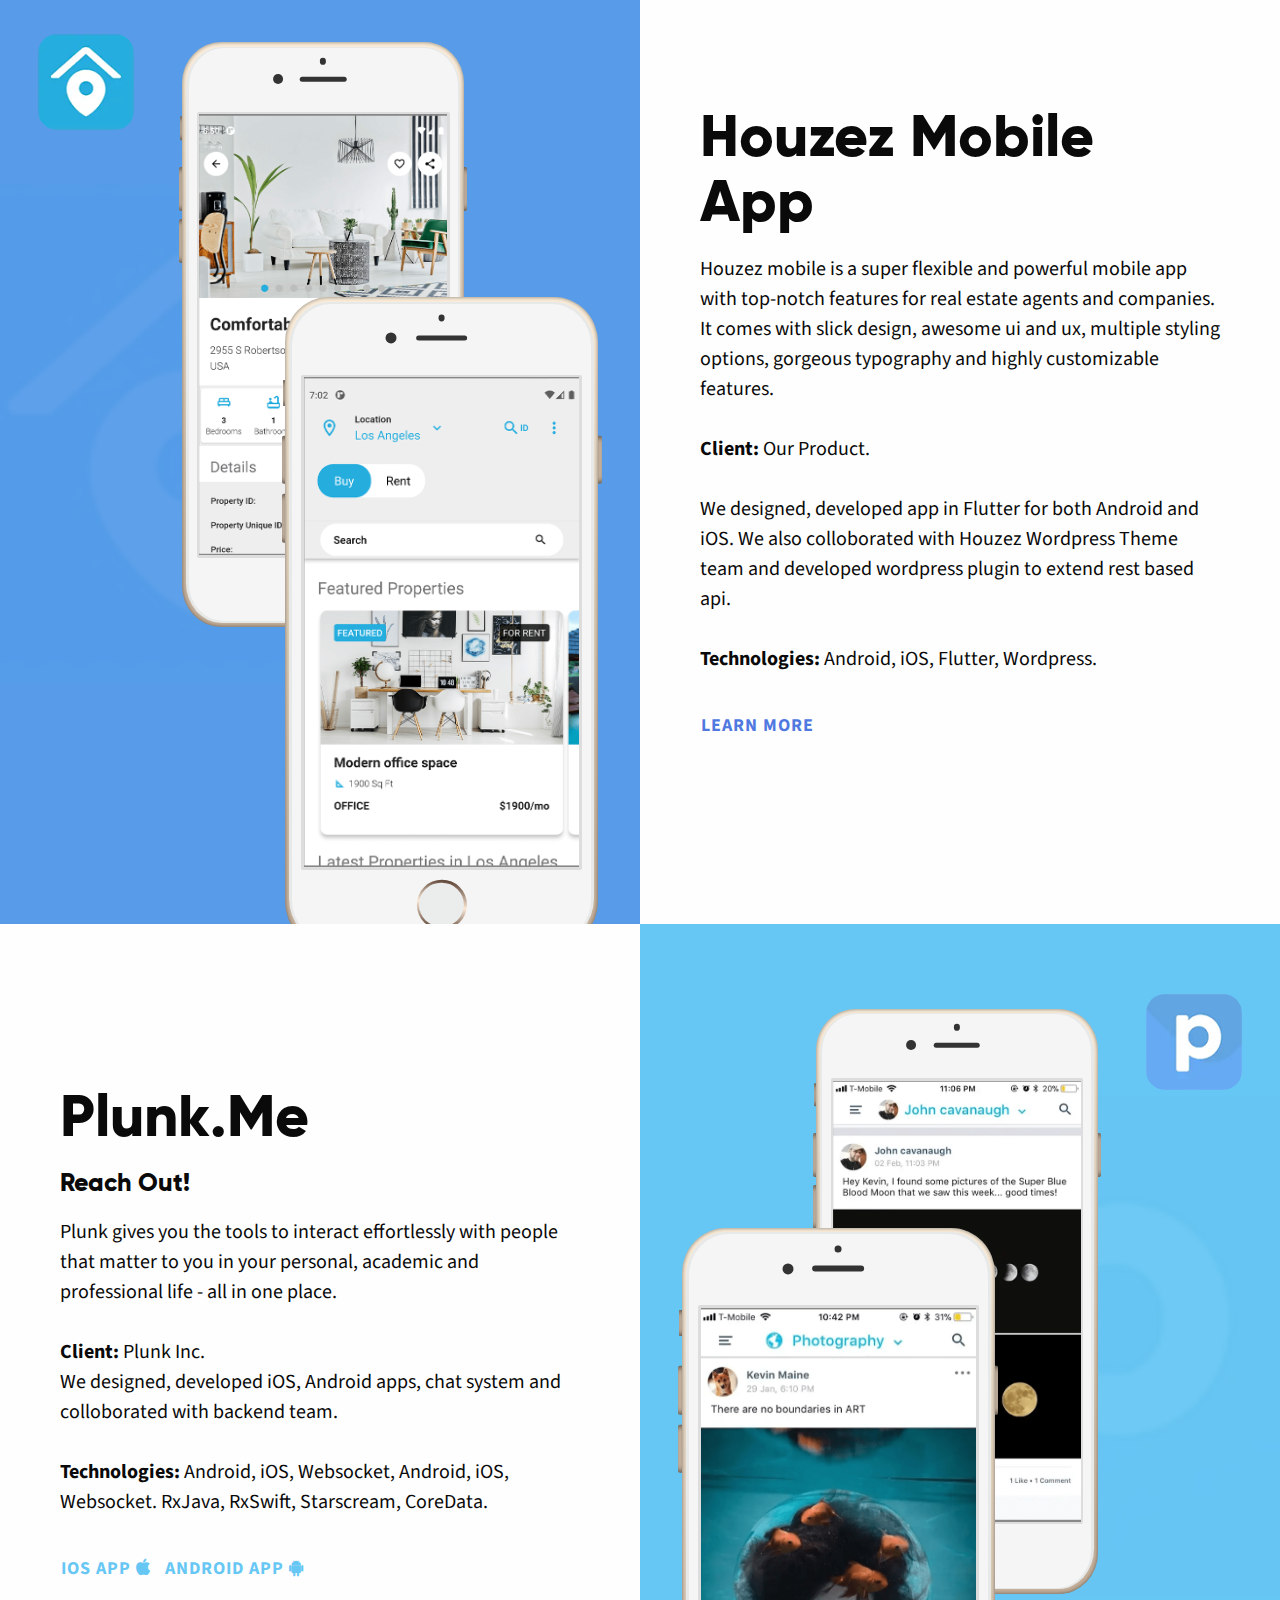
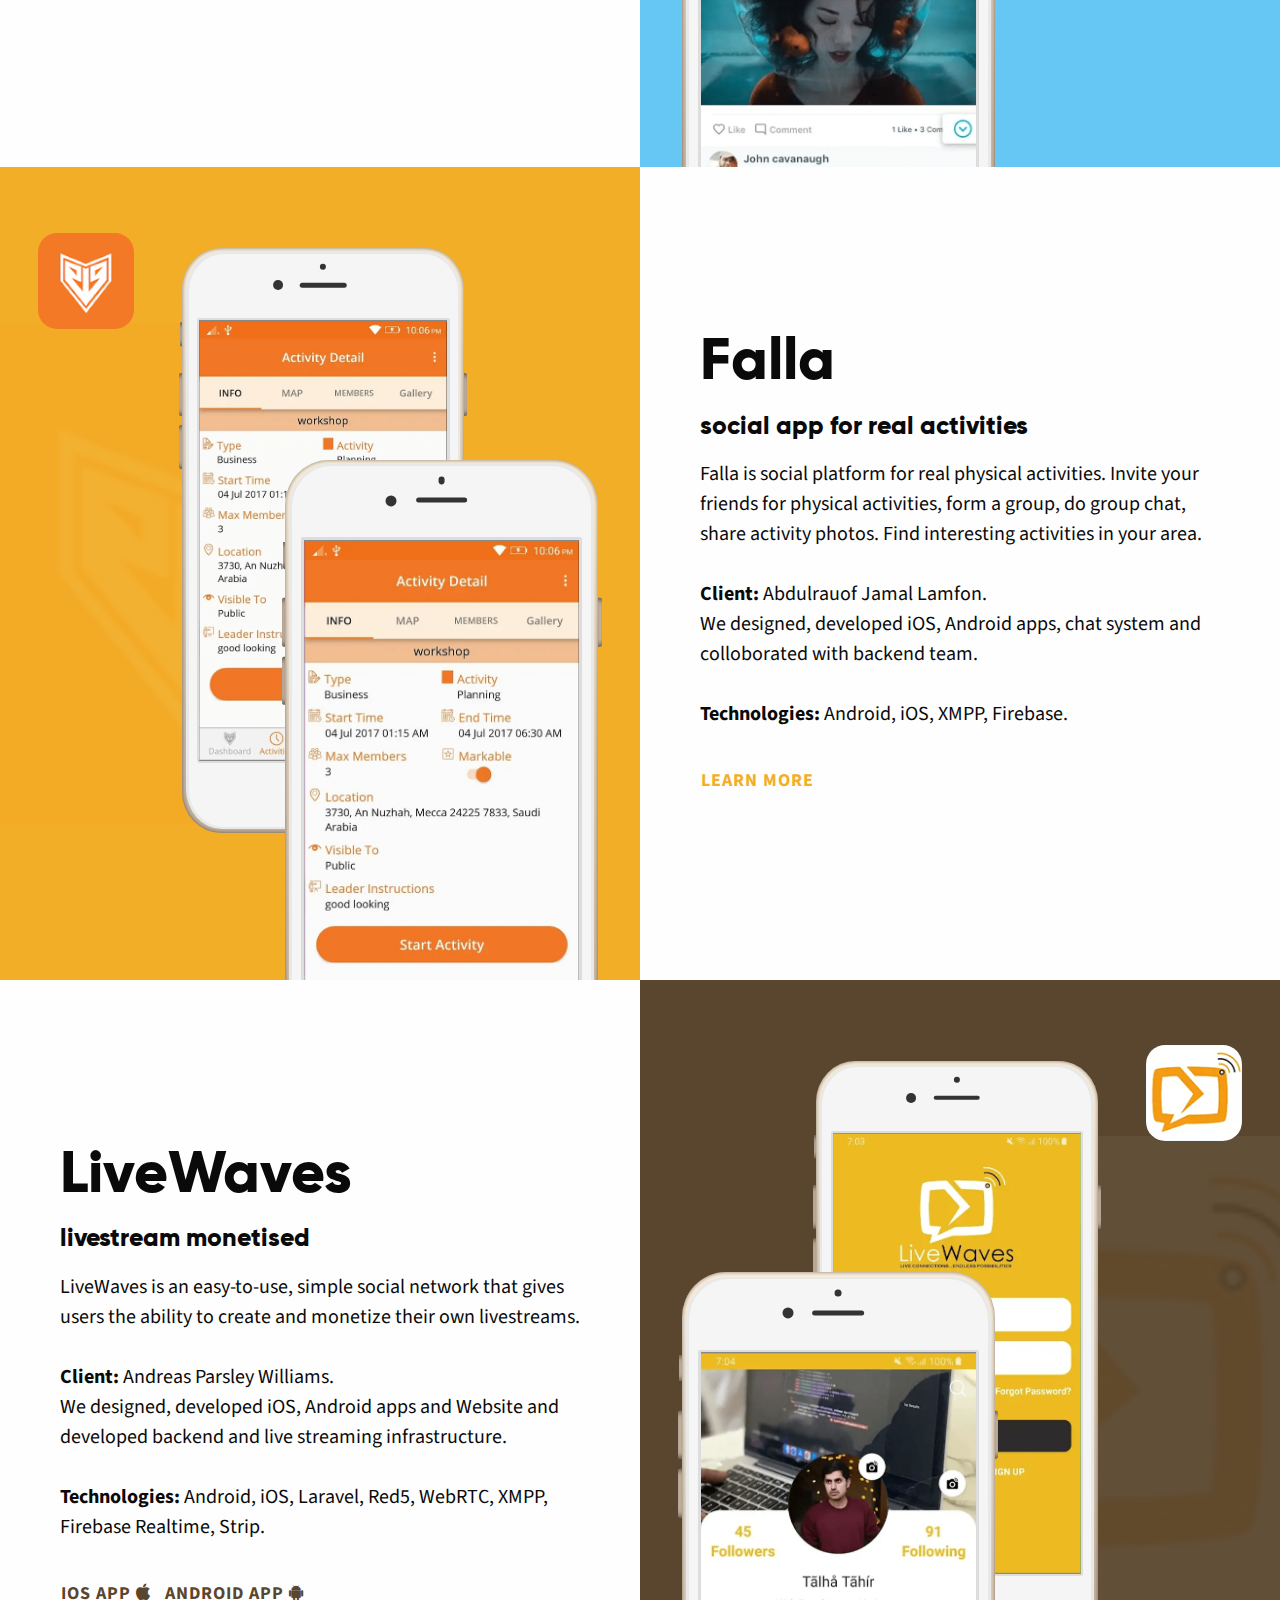
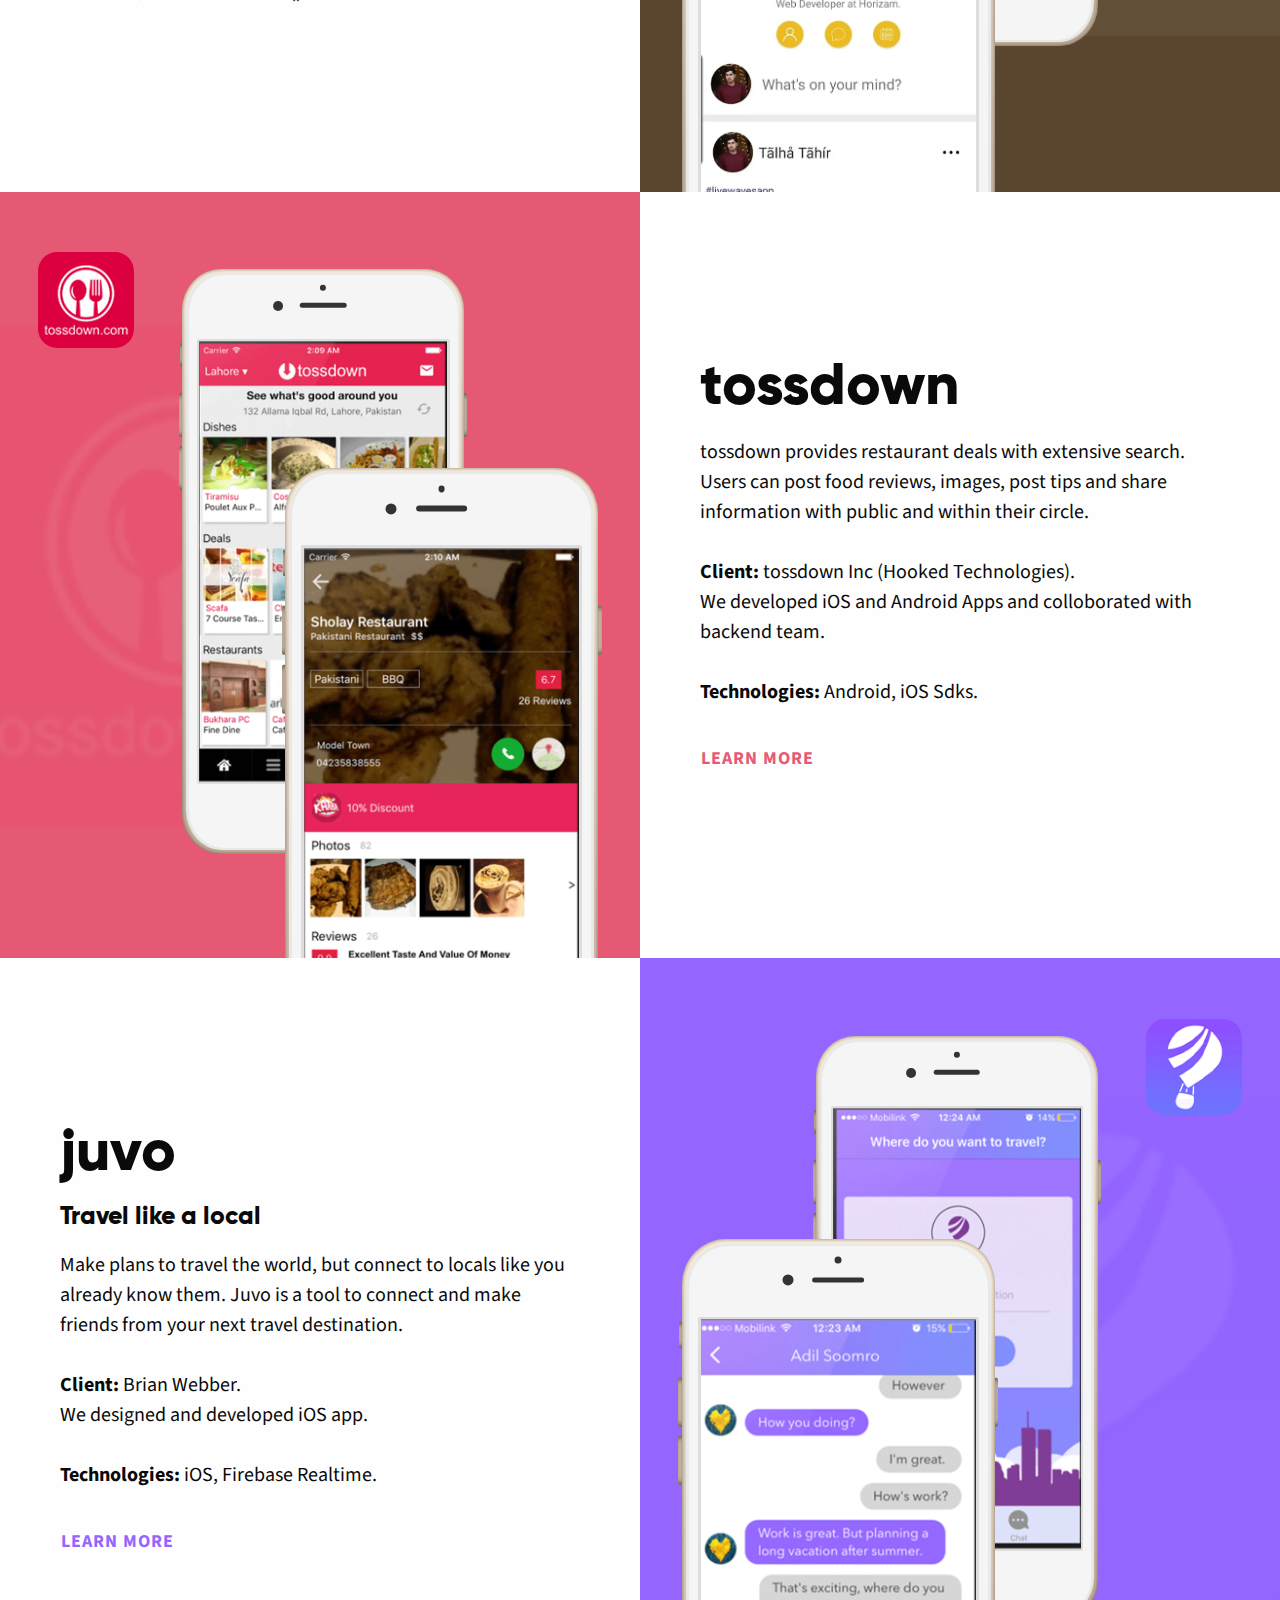
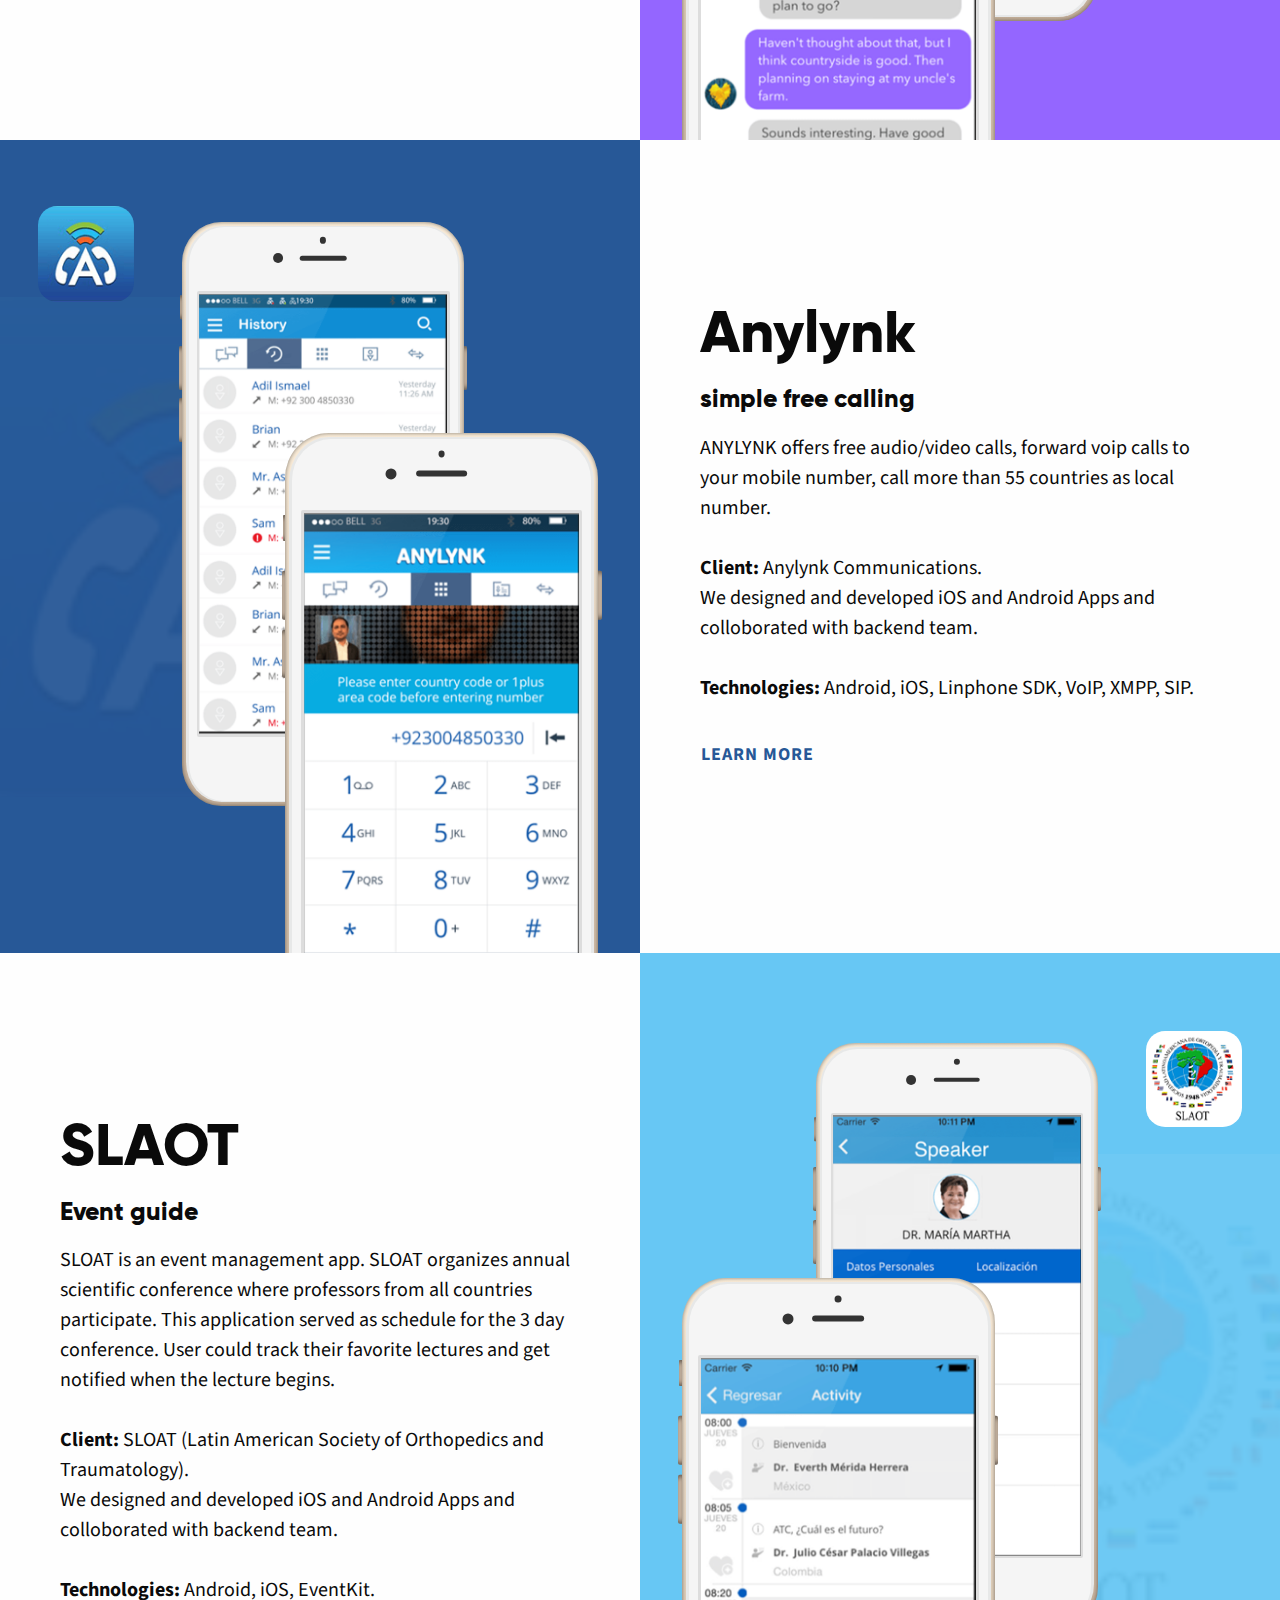
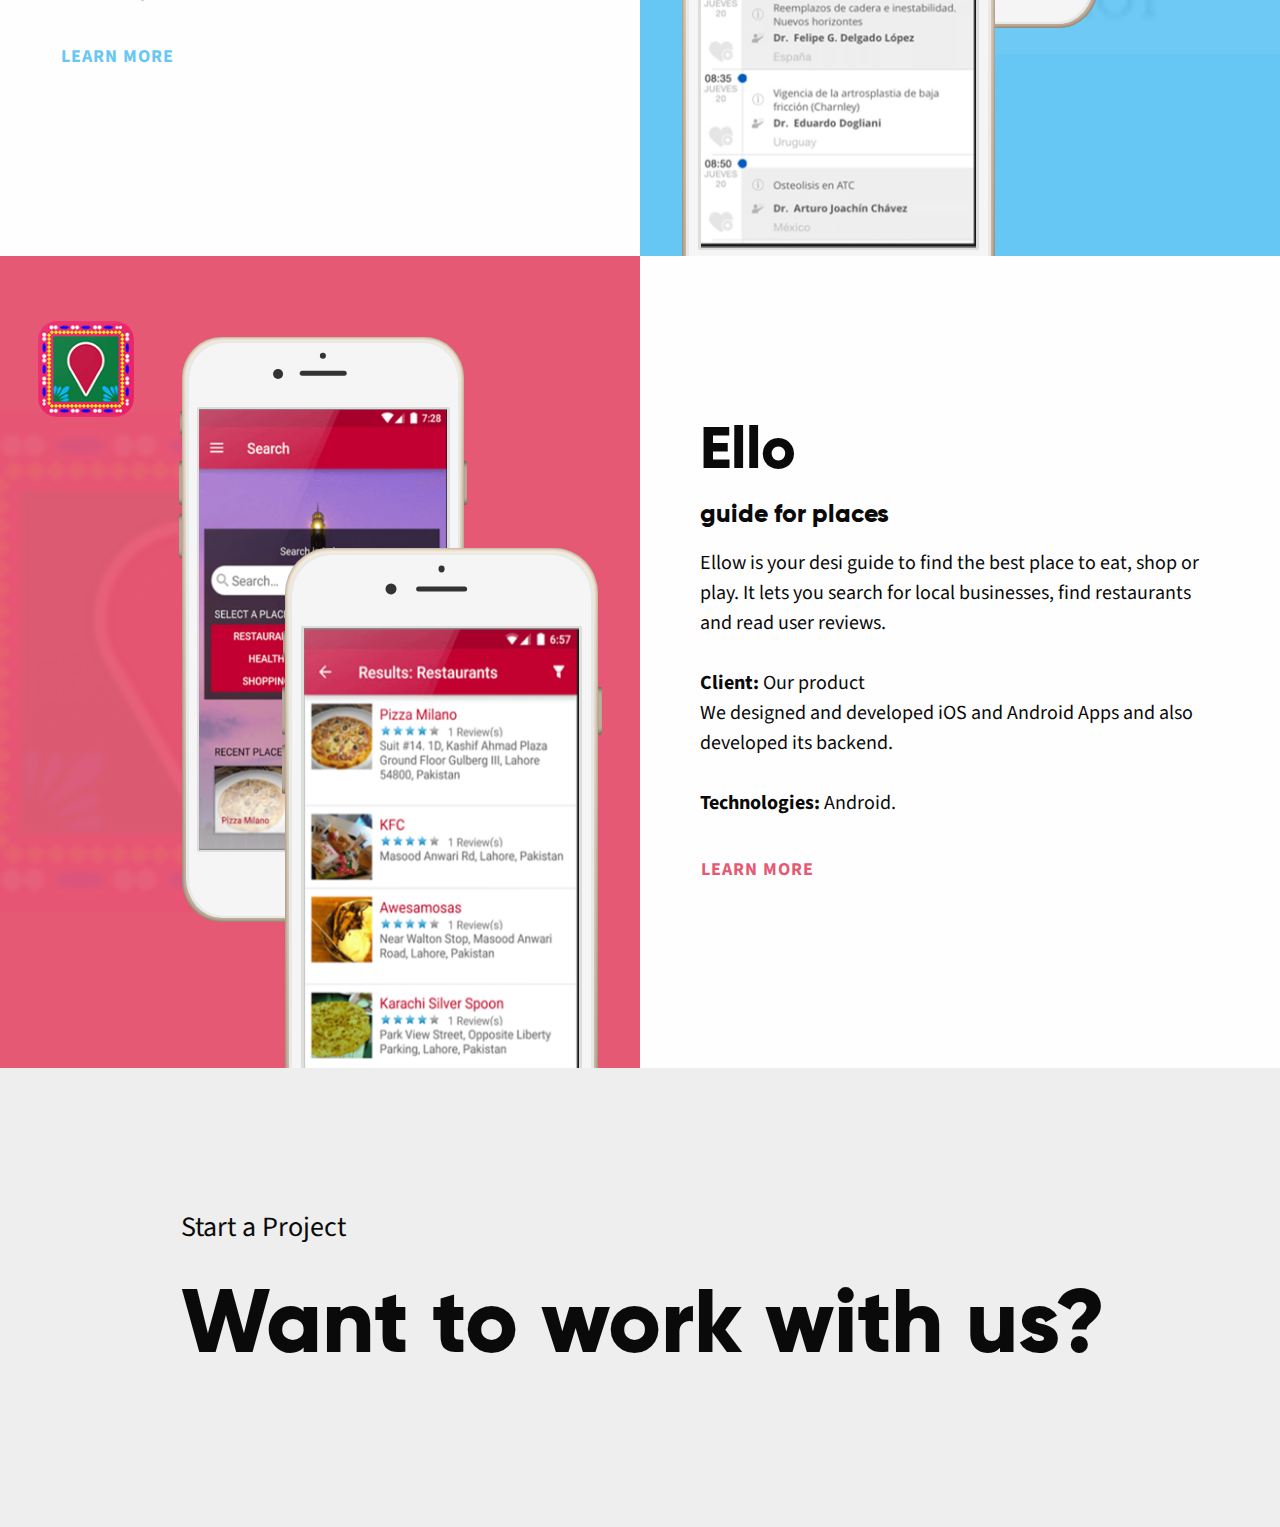
<file: cases.html>
<!DOCTYPE html>
<html lang="en" class="no-js">

<head>
    <meta charset="utf-8">
    <meta http-equiv="X-UA-Compatible" content="IE=edge">
    <meta name="viewport" content="width=device-width, initial-scale=1, minimum-scale=1, maximum-scale=1">
    <title>BooleanBites - Android iOS App Development</title>
    <meta property="og:title" content="BooleanBites - Android iOS App Development" />
    <meta property="og:site_name" content="BooleanBites" />
    <meta name="description" content="BooleanBites Ltd. develops on demand Enterprise Software Solutions. We deliver real value for businesses through innovation, creativity, and the smart application of technology in this highly complex and competitive environment."
    />
    <meta property="og:description" content="BooleanBites Ltd. develops on demand Enterprise Software Solutions. We deliver real value for businesses through innovation, creativity, and the smart application of technology in this highly complex and competitive environment."
    />
    <link rel="canonical" href="http://www.booleanbites.com/" />
    <meta property="og:url" content="http://www.booleanbites.com/" />
    <meta property="og:locale" content="en_US" />
    <meta property="og:type" content="website" />
    <meta property="og:image" content="http://www.booleanbites.com/images/box-logo.jpg" />
    <meta property="og:image:type" content="image/jpg">
    <meta property="og:image:width" content="200">
    <meta property="og:image:height" content="200">
    <meta property="og:image" content="http://www.booleanbites.com/images/fb_background.png" />
    <meta property="og:image:type" content="image/png">
    <meta property="og:image:width" content="500">
    <meta property="og:image:height" content="270">

    <!-- Fav Icon -->

    <link rel="shortcut icon" href="images/favicon.ico" type="image/x-icon">
    <link rel="icon" href="images/favicon.ico" type="image/x-icon">
    <link rel="apple-touch-icon" href="images/apple_icon.png">
    <link href="https://fonts.googleapis.com/css?family=Source+Sans+Pro:400,400i,600,600i,700,700i" rel="stylesheet">
    <link rel="stylesheet" href="static/css/all-styles.css">

</head>

<body class="white-bg">
    <div id="logo">
        <a href="index.html">
            <h1><img src="images/logo-new.svg" class="logo-svg" alt=""></h1>
        </a>
    </div>
    <div id="menu-wrapper">
        <div id="menu-controller">
            <div id="menu-icon">
                <div id="menu-icon-stack">
                    <span></span>
                    <span></span>
                    <span></span>
                </div>
                <div id="menu-icon-close">
                    <span></span>
                    <span></span>
                </div>
            </div>
        </div>
        <div id="menu-content">
            <nav id="main-menu">
                <ul>
                    <li><a class="menu-goto" href="index.html#head-bg">Home</a></li>
                    <li><a class="menu-goto" href="index.html#projects">Projects</a></li>
                    <li><a class="menu-goto" href="index.html#services">Services</a></li>
                    <li><a class="menu-goto" href="http://blog.booleanbites.com/" target="_blank">Blog</a></li>
                    <li><a class="menu-goto" href="index.html#contactus">Contact</a></li>
                </ul>
            </nav>
            <div id="contact-info">
                <p>
                    Johar Town, <br>Lahore, <br>Pakistan
                </p>
                <p><a href="mailto:info@booleanbites.com" title="business email">info@booleanbites.com</a></p>
            </div>
            <div id="socials">
                <ul>
                    <li><a href="https://twitter.com/BooleanBites"><i class='fa fa-twitter'></i></a></li>
                    <li><a href="https://www.facebook.com/booleanbitesltd"><i class='fa fa-facebook'></i></a></li>
                    <li><a href="#"><i class='fa fa-linkedin'></i></a></li>
                    <li><a href="#"><i class='fa fa-dribbble'></i></a></li>
                    <li><a href="#"><i class='fa fa-youtube'></i></a></li>
                </ul>
            </div>
        </div>
        <div id="bg-primary" class=""></div>
    </div>
    <div id="white-bar">
    </div>
    <div class="full light-grey">
        <div class="case-intro">
            <div class="large-12 columns">
                <div class="four spacing"></div>
                <h2 class="head-title">
                    Our Work
                </h2>
            </div>
            <div class="large-6 columns end">
                <p class="case-text-big">
                    We design brands and products to help our clients deliver unprecedented value.
                </p>
            </div>
        </div>
    </div>
    <div class="full no-sides no-top no-bottom case-table">
        <div id="case-1" class="case-image show-for-small-only">
            <div class="app-icon right">
                <img src="images/@stock/imagitor/app-icon.png" alt="">
            </div>
            <div class="app-icon-shade right">
                <img src="images/@stock/imagitor/app-icon.png" alt="">
            </div>
            <div class="screenshot right">
                <div class="p6  p6-gold">
                    <div class="p6_b">
                        <div class="p6_b_sp"></div>
                        <div class="p6_b_ca"></div>
                        <div class="p6_b_se"></div>
                        <div class="p6_b_m"></div>
                        <div class="p6_b_u"></div>
                        <div class="p6_b_d"></div>
                        <div class="p6_b_r"></div>
                        <div class="p6_b_btn"></div>
                    </div>
                    <div class="p6_s">
                        <div class="p6_s_">
                            <div class="p6_s_f">
                                <img src="images/@stock/imagitor/screenshot.png" class="aa_img" alt="Imagitor - Urdu Arabic Persian text on photos">
                            </div>
                        </div>
                    </div>
                </div>
            </div>
            <div class="screenshot1 right">
                <div class="p6  p6-gold">
                    <div class="p6_b">
                        <div class="p6_b_sp"></div>
                        <div class="p6_b_ca"></div>
                        <div class="p6_b_se"></div>
                        <div class="p6_b_m"></div>
                        <div class="p6_b_u"></div>
                        <div class="p6_b_d"></div>
                        <div class="p6_b_r"></div>
                        <div class="p6_b_btn"></div>
                    </div>
                    <div class="p6_s">
                        <div class="p6_s_">
                            <div class="p6_s_f">
                                <img src="images/@stock/imagitor/screenshot1.png" class="aa_img" alt="Imagitor - Urdu Arabic Persian text on photos">
                            </div>
                        </div>
                    </div>
                </div>
            </div>
            <!-- <img src="images/@stock/case-6.png" alt=""> -->
        </div>
        <div class="case-table-content">
            <h3>Imagitor</h3>
            <h4>Graphic Design App</h4>
            <p>
                Imagitor is a free graphic design app to create social media posts, presentations, posters and other visual content.
                Imagitor offers multiple premium features that can be purchased by subscribtion based packages.
                <br>
                <br>
                <strong>Client:</strong> Our Product.
                <br>
                <br> We designed, developed iOS, Android apps and backend system.
                 We continue to provide pre designed graphic design templates 
                for users to download.

                <br>
                <br>
                <strong>Technologies:</strong> Android, iOS, Retrofit, Pixabay, GooglePay In App Purchase.
            </p>
            <p>
                <span class="styled-button-wrapper" id="case-1-button">
                    <a href="case-study-1.html" class="styled button">
                        Learn More
                    </a>
                </span>
            </p>
        </div>
        <div id="case-1" class="case-image hide-for-small-only">
            <div class="app-icon right">
                <img src="images/@stock/imagitor/app-icon.png" alt="">
            </div>
            <div class="app-icon-shade right">
                <img src="images/@stock/imagitor/app-icon.png" alt="">
            </div>
            <div class="screenshot right">
                <div class="p6  p6-gold">
                    <div class="p6_b">
                        <div class="p6_b_sp"></div>
                        <div class="p6_b_ca"></div>
                        <div class="p6_b_se"></div>
                        <div class="p6_b_m"></div>
                        <div class="p6_b_u"></div>
                        <div class="p6_b_d"></div>
                        <div class="p6_b_r"></div>
                        <div class="p6_b_btn"></div>
                    </div>
                    <div class="p6_s">
                        <div class="p6_s_">
                            <div class="p6_s_f">
                                <img src="images/@stock/imagitor/screenshot.png" class="aa_img" alt="Imagitor - Urdu Arabic Persian text on photos">
                            </div>
                        </div>
                    </div>
                </div>
            </div>
            <div class="screenshot1 right">
                <div class="p6  p6-gold">
                    <div class="p6_b">
                        <div class="p6_b_sp"></div>
                        <div class="p6_b_ca"></div>
                        <div class="p6_b_se"></div>
                        <div class="p6_b_m"></div>
                        <div class="p6_b_u"></div>
                        <div class="p6_b_d"></div>
                        <div class="p6_b_r"></div>
                        <div class="p6_b_btn"></div>
                    </div>
                    <div class="p6_s">
                        <div class="p6_s_">
                            <div class="p6_s_f">
                                <img src="images/@stock/imagitor/screenshot1.png" class="aa_img" alt="Imagitor - Urdu Arabic Persian text on photos">
                            </div>
                        </div>
                    </div>
                </div>
            </div>
            <!-- <img src="images/@stock/case-6.png" alt=""> -->
        </div>
    </div>
    <div class="full no-sides no-top no-bottom case-table">
        <div id="case-2" class="case-image">
            <div class="app-icon">
                <img src="images/@stock/houzez/app-icon.png" alt="">
            </div>
            <div class="app-icon-shade">
                <img src="images/@stock/houzez/app-icon.png" alt="">
            </div>
            <div class="screenshot">
                <div class="p6  p6-gold">
                    <div class="p6_b">
                        <div class="p6_b_sp"></div>
                        <div class="p6_b_ca"></div>
                        <div class="p6_b_se"></div>
                        <div class="p6_b_m"></div>
                        <div class="p6_b_u"></div>
                        <div class="p6_b_d"></div>
                        <div class="p6_b_r"></div>
                        <div class="p6_b_btn"></div>
                    </div>
                    <div class="p6_s">
                        <div class="p6_s_">
                            <div class="p6_s_f">
                                <img src="images/@stock/houzez/gallery-1.png" class="aa_img" alt="Imagitor - Urdu Arabic Persian text on photos">
                            </div>
                        </div>
                    </div>
                </div>
            </div>
            <div class="screenshot1">
                <div class="p6  p6-gold">
                    <div class="p6_b">
                        <div class="p6_b_sp"></div>
                        <div class="p6_b_ca"></div>
                        <div class="p6_b_se"></div>
                        <div class="p6_b_m"></div>
                        <div class="p6_b_u"></div>
                        <div class="p6_b_d"></div>
                        <div class="p6_b_r"></div>
                        <div class="p6_b_btn"></div>
                    </div>
                    <div class="p6_s">
                        <div class="p6_s_">
                            <div class="p6_s_f">
                                <img src="images/@stock/houzez/gallery-2.png" class="aa_img" alt="Imagitor - Urdu Arabic Persian text on photos">
                            </div>
                        </div>
                    </div>
                </div>
            </div>
            <!-- <img src="images/@stock/case-7.png" alt=""> -->
        </div>
        <div class="case-table-content">
            <h3>Houzez Mobile App</h3>
            <p>
                Houzez mobile is a super flexible and powerful mobile app with top-notch features for real estate agents and companies. It comes with slick design, awesome ui and ux, multiple styling options, gorgeous typography and highly customizable features.

                <br>
                <br>
                <strong>Client:</strong> Our Product.
                <br>
                <br> We designed, developed app in Flutter for both Android and iOS. We also colloborated with Houzez Wordpress Theme team and developed wordpress plugin to extend rest based api.

                <br>
                <br>
                <strong>Technologies:</strong> Android, iOS, Flutter, Wordpress.
            </p>
            <p>
                <span class="styled-button-wrapper" id="case-2-button">
                    <a href="case-study-2.html" class="styled button">
                        Learn More
                    </a>
                </span>
            </p>
        </div>
    </div>
    <div class="full no-sides no-top no-bottom case-table">
        <div id="case-4" class="case-image show-for-small-only">
            <div class="app-icon right">
                <img src="images/@stock/plunk/app-icon.png" alt="">
            </div>
            <div class="app-icon-shade right">
                <img src="images/@stock/plunk/app-icon.png" alt="">
            </div>
            <div class="screenshot right">
                <div class="p6  p6-gold">
                    <div class="p6_b">
                        <div class="p6_b_sp"></div>
                        <div class="p6_b_ca"></div>
                        <div class="p6_b_se"></div>
                        <div class="p6_b_m"></div>
                        <div class="p6_b_u"></div>
                        <div class="p6_b_d"></div>
                        <div class="p6_b_r"></div>
                        <div class="p6_b_btn"></div>
                    </div>
                    <div class="p6_s">
                        <div class="p6_s_">
                            <div class="p6_s_f">
                                <img src="images/@stock/plunk/screenshot.png" class="aa_img" alt="Imagitor - Urdu Arabic Persian text on photos">
                            </div>
                        </div>
                    </div>
                </div>
            </div>
            <div class="screenshot1 right">
                <div class="p6  p6-gold">
                    <div class="p6_b">
                        <div class="p6_b_sp"></div>
                        <div class="p6_b_ca"></div>
                        <div class="p6_b_se"></div>
                        <div class="p6_b_m"></div>
                        <div class="p6_b_u"></div>
                        <div class="p6_b_d"></div>
                        <div class="p6_b_r"></div>
                        <div class="p6_b_btn"></div>
                    </div>
                    <div class="p6_s">
                        <div class="p6_s_">
                            <div class="p6_s_f">
                                <img src="images/@stock/plunk/screenshot1.png" class="aa_img" alt="Imagitor - Urdu Arabic Persian text on photos">
                            </div>
                        </div>
                    </div>
                </div>
            </div>
            <!-- <img src="images/@stock/case-4.png" alt=""> -->
        </div>
        <div class="case-table-content">
            <h3>Plunk.Me</h3>
            <h4>Reach Out!</h4>
            <p>
                Plunk gives you the tools to interact effortlessly with people that matter to you in your personal, academic and professional life - all in one place.

                <br>
                <br>
                <strong>Client:</strong> Plunk Inc.
                <br>
                We designed, developed iOS, Android apps, chat system and colloborated with backend team.

                <br>
                <br>
                <strong>Technologies:</strong> Android, iOS, Websocket, Android, iOS, Websocket. RxJava, RxSwift, Starscream, CoreData.
            </p>
            <p>
                <span class="styled-button-wrapper" id="case-4-button">
                    <a href="https://itunes.apple.com/us/app/plunk-me-/id1145048237?mt=8" class="styled button">iOS App <i class="fa fa-apple"></i>
                   </a>
                   &nbsp;
                   <a href="https://play.google.com/store/apps/details?id=com.slateup.plunk.me&hl=en_US&gl=US" class="styled button">
                       Android App <i class="fa fa-android"></i>
                   </a>
               </span>
            </p>
        </div>
        <div id="case-4" class="case-image hide-for-small-only">
            <div class="app-icon right">
                <img src="images/@stock/plunk/app-icon.png" alt="">
            </div>
            <div class="app-icon-shade right">
                <img src="images/@stock/plunk/app-icon.png" alt="">
            </div>
            <div class="screenshot right">
                <div class="p6  p6-gold">
                    <div class="p6_b">
                        <div class="p6_b_sp"></div>
                        <div class="p6_b_ca"></div>
                        <div class="p6_b_se"></div>
                        <div class="p6_b_m"></div>
                        <div class="p6_b_u"></div>
                        <div class="p6_b_d"></div>
                        <div class="p6_b_r"></div>
                        <div class="p6_b_btn"></div>
                    </div>
                    <div class="p6_s">
                        <div class="p6_s_">
                            <div class="p6_s_f">
                                <img src="images/@stock/plunk/screenshot.png" class="aa_img" alt="Imagitor - Urdu Arabic Persian text on photos">
                            </div>
                        </div>
                    </div>
                </div>
            </div>
            <div class="screenshot1 right">
                <div class="p6  p6-gold">
                    <div class="p6_b">
                        <div class="p6_b_sp"></div>
                        <div class="p6_b_ca"></div>
                        <div class="p6_b_se"></div>
                        <div class="p6_b_m"></div>
                        <div class="p6_b_u"></div>
                        <div class="p6_b_d"></div>
                        <div class="p6_b_r"></div>
                        <div class="p6_b_btn"></div>
                    </div>
                    <div class="p6_s">
                        <div class="p6_s_">
                            <div class="p6_s_f">
                                <img src="images/@stock/plunk/screenshot1.png" class="aa_img" alt="Imagitor - Urdu Arabic Persian text on photos">
                            </div>
                        </div>
                    </div>
                </div>
            </div>
            <!-- <img src="images/@stock/case-4.png" alt=""> -->
        </div>
    </div>
    <div class="full no-sides no-top no-bottom case-table">
        <div id="case-5" class="case-image">
            <div class="app-icon">
                <img src="images/@stock/falla/app-icon.png" alt="">
            </div>
            <div class="app-icon-shade">
                <img src="images/@stock/falla/app-icon.png" alt="">
            </div>
            <div class="screenshot">
                <div class="p6  p6-gold">
                    <div class="p6_b">
                        <div class="p6_b_sp"></div>
                        <div class="p6_b_ca"></div>
                        <div class="p6_b_se"></div>
                        <div class="p6_b_m"></div>
                        <div class="p6_b_u"></div>
                        <div class="p6_b_d"></div>
                        <div class="p6_b_r"></div>
                        <div class="p6_b_btn"></div>
                    </div>
                    <div class="p6_s">
                        <div class="p6_s_">
                            <div class="p6_s_f">
                                <img src="images/@stock/falla/screenshot.png" class="aa_img" alt="Imagitor - Urdu Arabic Persian text on photos">
                            </div>
                        </div>
                    </div>
                </div>
            </div>
            <div class="screenshot1">
                <div class="p6  p6-gold">
                    <div class="p6_b">
                        <div class="p6_b_sp"></div>
                        <div class="p6_b_ca"></div>
                        <div class="p6_b_se"></div>
                        <div class="p6_b_m"></div>
                        <div class="p6_b_u"></div>
                        <div class="p6_b_d"></div>
                        <div class="p6_b_r"></div>
                        <div class="p6_b_btn"></div>
                    </div>
                    <div class="p6_s">
                        <div class="p6_s_">
                            <div class="p6_s_f">
                                <img src="images/@stock/falla/screenshot1.png" class="aa_img" alt="Imagitor - Urdu Arabic Persian text on photos">
                            </div>
                        </div>
                    </div>
                </div>
            </div>
            <!-- <img src="images/@stock/case-fala.png" class="big" alt=""> -->
        </div>
        <div class="case-table-content">
            <h3>Falla</h3>
            <h4>social app for real activities</h4>
            <p>
                Falla is social platform for real physical activities. Invite your friends for physical activities, form a group, do group chat, share activity photos. Find interesting activities in your area.

                <br>
                <br>
                <strong>Client:</strong> Abdulrauof Jamal Lamfon.
                <br>
                We designed, developed iOS, Android apps, chat system and colloborated with backend team.

                <br>
                <br>
                <strong>Technologies:</strong> Android, iOS, XMPP, Firebase.
            </p>
            <p>
                <span class="styled-button-wrapper" id="case-5-button">
                    <a href="case-study-2.html" class="styled button">
                        Learn More
                    </a>
                </span>
            </p>
        </div>
    </div>
    <div class="full no-sides no-top no-bottom case-table">
        <div id="case-6" class="case-image show-for-small-only">
            <div class="app-icon right">
                <img src="images/@stock/livewaves/app-icon.png" alt="">
            </div>
            <div class="app-icon-shade right">
                <img src="images/@stock/livewaves/app-icon.png" alt="">
            </div>
            <div class="screenshot right">
                <div class="p6  p6-gold">
                    <div class="p6_b">
                        <div class="p6_b_sp"></div>
                        <div class="p6_b_ca"></div>
                        <div class="p6_b_se"></div>
                        <div class="p6_b_m"></div>
                        <div class="p6_b_u"></div>
                        <div class="p6_b_d"></div>
                        <div class="p6_b_r"></div>
                        <div class="p6_b_btn"></div>
                    </div>
                    <div class="p6_s">
                        <div class="p6_s_">
                            <div class="p6_s_f">
                                <img src="images/@stock/livewaves/screenshot.png" class="aa_img" alt="Imagitor - Urdu Arabic Persian text on photos">
                            </div>
                        </div>
                    </div>
                </div>
            </div>
            <div class="screenshot1 right">
                <div class="p6  p6-gold">
                    <div class="p6_b">
                        <div class="p6_b_sp"></div>
                        <div class="p6_b_ca"></div>
                        <div class="p6_b_se"></div>
                        <div class="p6_b_m"></div>
                        <div class="p6_b_u"></div>
                        <div class="p6_b_d"></div>
                        <div class="p6_b_r"></div>
                        <div class="p6_b_btn"></div>
                    </div>
                    <div class="p6_s">
                        <div class="p6_s_">
                            <div class="p6_s_f">
                                <img src="images/@stock/livewaves/screenshot1.png" class="aa_img" alt="Imagitor - Urdu Arabic Persian text on photos">
                            </div>
                        </div>
                    </div>
                </div>
            </div>
            <!-- <img src="images/@stock/case-6.png" alt=""> -->
        </div>
        <div class="case-table-content">
            <h3>LiveWaves
            </h3>
            <h4>livestream monetised
            </h4>
            <p>
                LiveWaves is an easy-to-use, simple social network that gives users the ability to create and monetize their own livestreams.
                <br>
                <br>
                <strong>Client:</strong> Andreas Parsley Williams.
                <br>
                We designed, developed iOS, Android apps and Website and developed backend and live streaming infrastructure.

                <br>
                <br>
                <strong>Technologies:</strong> Android, iOS, Laravel, Red5, WebRTC, XMPP, Firebase Realtime, Strip.
            </p>
            <p>
                <span class="styled-button-wrapper" id="case-6-button">
                    <a href="https://itunes.apple.com/us/app/plunk-me-/id1145048237?mt=8" class="styled button">iOS App <i class="fa fa-apple"></i>
                   </a>
                   &nbsp;
                   <a href="https://play.google.com/store/apps/details?id=com.slateup.plunk.me&hl=en_US&gl=US" class="styled button">
                       Android App <i class="fa fa-android"></i>
                   </a>
               </span>
            </p>
        </div>
        <div id="case-6" class="case-image hide-for-small-only">
            <div class="app-icon right">
                <img src="images/@stock/livewaves/app-icon.png" alt="">
            </div>
            <div class="app-icon-shade right">
                <img src="images/@stock/livewaves/app-icon.png" alt="">
            </div>
            <div class="screenshot right">
                <div class="p6  p6-gold">
                    <div class="p6_b">
                        <div class="p6_b_sp"></div>
                        <div class="p6_b_ca"></div>
                        <div class="p6_b_se"></div>
                        <div class="p6_b_m"></div>
                        <div class="p6_b_u"></div>
                        <div class="p6_b_d"></div>
                        <div class="p6_b_r"></div>
                        <div class="p6_b_btn"></div>
                    </div>
                    <div class="p6_s">
                        <div class="p6_s_">
                            <div class="p6_s_f">
                                <img src="images/@stock/livewaves/screenshot.png" class="aa_img" alt="Imagitor - Urdu Arabic Persian text on photos">
                            </div>
                        </div>
                    </div>
                </div>
            </div>
            <div class="screenshot1 right">
                <div class="p6  p6-gold">
                    <div class="p6_b">
                        <div class="p6_b_sp"></div>
                        <div class="p6_b_ca"></div>
                        <div class="p6_b_se"></div>
                        <div class="p6_b_m"></div>
                        <div class="p6_b_u"></div>
                        <div class="p6_b_d"></div>
                        <div class="p6_b_r"></div>
                        <div class="p6_b_btn"></div>
                    </div>
                    <div class="p6_s">
                        <div class="p6_s_">
                            <div class="p6_s_f">
                                <img src="images/@stock/livewaves/screenshot1.png" class="aa_img" alt="Imagitor - Urdu Arabic Persian text on photos">
                            </div>
                        </div>
                    </div>
                </div>
            </div>
            <!-- <img src="images/@stock/case-6.png" alt=""> -->
        </div>
    </div>
    <div class="full no-sides no-top no-bottom case-table">
        <div id="case-3" class="case-image">
            <div class="app-icon">
                <img src="images/@stock/tossdown/app-icon.png" alt="">
            </div>
            <div class="app-icon-shade">
                <img src="images/@stock/tossdown/app-icon.png" alt="">
            </div>
            <div class="screenshot">
                <div class="p6  p6-gold">
                    <div class="p6_b">
                        <div class="p6_b_sp"></div>
                        <div class="p6_b_ca"></div>
                        <div class="p6_b_se"></div>
                        <div class="p6_b_m"></div>
                        <div class="p6_b_u"></div>
                        <div class="p6_b_d"></div>
                        <div class="p6_b_r"></div>
                        <div class="p6_b_btn"></div>
                    </div>
                    <div class="p6_s">
                        <div class="p6_s_">
                            <div class="p6_s_f">
                                <img src="images/@stock/tossdown/Picture1.png" class="aa_img" alt="Imagitor - Urdu Arabic Persian text on photos">
                            </div>
                        </div>
                    </div>
                </div>
            </div>
            <div class="screenshot1">
                <div class="p6  p6-gold">
                    <div class="p6_b">
                        <div class="p6_b_sp"></div>
                        <div class="p6_b_ca"></div>
                        <div class="p6_b_se"></div>
                        <div class="p6_b_m"></div>
                        <div class="p6_b_u"></div>
                        <div class="p6_b_d"></div>
                        <div class="p6_b_r"></div>
                        <div class="p6_b_btn"></div>
                    </div>
                    <div class="p6_s">
                        <div class="p6_s_">
                            <div class="p6_s_f">
                                <img src="images/@stock/tossdown/Picture2.png" class="aa_img" alt="Imagitor - Urdu Arabic Persian text on photos">
                            </div>
                        </div>
                    </div>
                </div>
            </div>
            <!-- <img src="images/@stock/case-7.png" alt=""> -->
        </div>
        <div class="case-table-content">
            <h3>tossdown
            </h3>
            <p>
                tossdown provides restaurant deals with extensive search. Users can post food reviews, images, post tips and share information with public and within their circle.
                <br>
                <br>
                <strong>Client:</strong> tossdown Inc (Hooked Technologies).
                <br>
                We developed iOS and Android Apps and colloborated with 
                backend team.

                <br>
                <br>
                <strong>Technologies:</strong> Android, iOS Sdks.
            </p>
            <p>
                <span class="styled-button-wrapper" id="case-3-button">
                    <a href="#" class="styled button">
                        Learn More
                    </a>
                </span>
            </p>
        </div>
    </div>
    <div class="full no-sides no-top no-bottom case-table">
        <div id="case-7" class="case-image show-for-small-only">
            <div class="app-icon right">
                <img src="images/@stock/juvo/app-icon.png" alt="">
            </div>
            <div class="app-icon-shade right">
                <img src="images/@stock/juvo/app-icon.png" alt="">
            </div>
            <div class="screenshot right">
                <div class="p6  p6-gold">
                    <div class="p6_b">
                        <div class="p6_b_sp"></div>
                        <div class="p6_b_ca"></div>
                        <div class="p6_b_se"></div>
                        <div class="p6_b_m"></div>
                        <div class="p6_b_u"></div>
                        <div class="p6_b_d"></div>
                        <div class="p6_b_r"></div>
                        <div class="p6_b_btn"></div>
                    </div>
                    <div class="p6_s">
                        <div class="p6_s_">
                            <div class="p6_s_f">
                                <img src="images/@stock/juvo/screenshot.png" class="aa_img" alt="Juvo - Travel Like Local">
                            </div>
                        </div>
                    </div>
                </div>
            </div>
            <div class="screenshot1 right">
                <div class="p6  p6-gold">
                    <div class="p6_b">
                        <div class="p6_b_sp"></div>
                        <div class="p6_b_ca"></div>
                        <div class="p6_b_se"></div>
                        <div class="p6_b_m"></div>
                        <div class="p6_b_u"></div>
                        <div class="p6_b_d"></div>
                        <div class="p6_b_r"></div>
                        <div class="p6_b_btn"></div>
                    </div>
                    <div class="p6_s">
                        <div class="p6_s_">
                            <div class="p6_s_f">
                                <img src="images/@stock/juvo/screenshot1.png" class="aa_img" alt="Imagitor - Urdu Arabic Persian text on photos">
                            </div>
                        </div>
                    </div>
                </div>
            </div>
            <!-- <img src="images/@stock/case-4.png" alt=""> -->
        </div>
        <div class="case-table-content">
            <h3>juvo</h3>
            <h4>Travel like a local</h4>
            <p>
                Make plans to travel the world, but connect to locals like you already know them. Juvo is a tool to connect and make friends from your next travel destination.
                <br>
                <br>
                <strong>Client:</strong> Brian Webber.
                <br>
                We designed and developed iOS app.

                <br>
                <br>
                <strong>Technologies:</strong> iOS, Firebase Realtime.
            </p>
            <p>
                <span class="styled-button-wrapper" id="case-7-button">
                    <a href="#" class="styled button">Learn More
                   </a>
               </span>
            </p>
        </div>
        <div id="case-7" class="case-image hide-for-small-only">
            <div class="app-icon right">
                <img src="images/@stock/juvo/app-icon.png" alt="">
            </div>
            <div class="app-icon-shade right">
                <img src="images/@stock/juvo/app-icon.png" alt="">
            </div>
            <div class="screenshot right">
                <div class="p6  p6-gold">
                    <div class="p6_b">
                        <div class="p6_b_sp"></div>
                        <div class="p6_b_ca"></div>
                        <div class="p6_b_se"></div>
                        <div class="p6_b_m"></div>
                        <div class="p6_b_u"></div>
                        <div class="p6_b_d"></div>
                        <div class="p6_b_r"></div>
                        <div class="p6_b_btn"></div>
                    </div>
                    <div class="p6_s">
                        <div class="p6_s_">
                            <div class="p6_s_f">
                                <img src="images/@stock/juvo/screenshot.png" class="aa_img" alt="Imagitor - Urdu Arabic Persian text on photos">
                            </div>
                        </div>
                    </div>
                </div>
            </div>
            <div class="screenshot1 right">
                <div class="p6  p6-gold">
                    <div class="p6_b">
                        <div class="p6_b_sp"></div>
                        <div class="p6_b_ca"></div>
                        <div class="p6_b_se"></div>
                        <div class="p6_b_m"></div>
                        <div class="p6_b_u"></div>
                        <div class="p6_b_d"></div>
                        <div class="p6_b_r"></div>
                        <div class="p6_b_btn"></div>
                    </div>
                    <div class="p6_s">
                        <div class="p6_s_">
                            <div class="p6_s_f">
                                <img src="images/@stock/juvo/screenshot1.png" class="aa_img" alt="Imagitor - Urdu Arabic Persian text on photos">
                            </div>
                        </div>
                    </div>
                </div>
            </div>
            <!-- <img src="images/@stock/case-4.png" alt=""> -->
        </div>
    </div>
    <div class="full no-sides no-top no-bottom case-table">
        <div id="case-8" class="case-image">
            <div class="app-icon">
                <img src="images/@stock/anylynk/app-icon.png" alt="">
            </div>
            <div class="app-icon-shade">
                <img src="images/@stock/anylynk/app-icon.png" alt="">
            </div>
            <div class="screenshot">
                <div class="p6  p6-gold">
                    <div class="p6_b">
                        <div class="p6_b_sp"></div>
                        <div class="p6_b_ca"></div>
                        <div class="p6_b_se"></div>
                        <div class="p6_b_m"></div>
                        <div class="p6_b_u"></div>
                        <div class="p6_b_d"></div>
                        <div class="p6_b_r"></div>
                        <div class="p6_b_btn"></div>
                    </div>
                    <div class="p6_s">
                        <div class="p6_s_">
                            <div class="p6_s_f">
                                <img src="images/@stock/anylynk/screenshot.png" class="aa_img" alt="Imagitor - Urdu Arabic Persian text on photos">
                            </div>
                        </div>
                    </div>
                </div>
            </div>
            <div class="screenshot1">
                <div class="p6  p6-gold">
                    <div class="p6_b">
                        <div class="p6_b_sp"></div>
                        <div class="p6_b_ca"></div>
                        <div class="p6_b_se"></div>
                        <div class="p6_b_m"></div>
                        <div class="p6_b_u"></div>
                        <div class="p6_b_d"></div>
                        <div class="p6_b_r"></div>
                        <div class="p6_b_btn"></div>
                    </div>
                    <div class="p6_s">
                        <div class="p6_s_">
                            <div class="p6_s_f">
                                <img src="images/@stock/anylynk/screenshot1.png" class="aa_img" alt="Imagitor - Urdu Arabic Persian text on photos">
                            </div>
                        </div>
                    </div>
                </div>
            </div>
            <!-- <img src="images/@stock/case-fala.png" class="big" alt=""> -->
        </div>
        <div class="case-table-content">
            <h3>Anylynk</h3>
            <h4>simple free calling</h4>
            <p>
                ANYLYNK offers free audio/video calls, forward
                voip calls to your mobile number, call more
                than 55 countries as local number.
                <br>
                <br>
                <strong>Client:</strong> Anylynk Communications.
                <br>
                We designed and developed iOS and Android Apps and colloborated with 
                backend team.

                <br>
                <br>
                <strong>Technologies:</strong> Android, iOS, Linphone SDK, VoIP, XMPP, SIP.

            </p>
            <p>
                <span class="styled-button-wrapper" id="case-8-button">
                    <a href="#" class="styled button">
                        Learn More
                    </a>
                </span>
            </p>
        </div>
    </div>
    <div class="full no-sides no-top no-bottom case-table">
        <div id="case-4" class="case-image show-for-small-only">
            <div class="app-icon right">
                <img src="images/@stock/slaot/app-icon.png" alt="">
            </div>
            <div class="app-icon-shade right">
                <img src="images/@stock/slaot/app-icon.png" alt="">
            </div>
            <div class="screenshot right">
                <div class="p6  p6-gold">
                    <div class="p6_b">
                        <div class="p6_b_sp"></div>
                        <div class="p6_b_ca"></div>
                        <div class="p6_b_se"></div>
                        <div class="p6_b_m"></div>
                        <div class="p6_b_u"></div>
                        <div class="p6_b_d"></div>
                        <div class="p6_b_r"></div>
                        <div class="p6_b_btn"></div>
                    </div>
                    <div class="p6_s">
                        <div class="p6_s_">
                            <div class="p6_s_f">
                                <img src="images/@stock/slaot/screenshot.png" class="aa_img" alt="Imagitor - Urdu Arabic Persian text on photos">
                            </div>
                        </div>
                    </div>
                </div>
            </div>
            <div class="screenshot1 right">
                <div class="p6  p6-gold">
                    <div class="p6_b">
                        <div class="p6_b_sp"></div>
                        <div class="p6_b_ca"></div>
                        <div class="p6_b_se"></div>
                        <div class="p6_b_m"></div>
                        <div class="p6_b_u"></div>
                        <div class="p6_b_d"></div>
                        <div class="p6_b_r"></div>
                        <div class="p6_b_btn"></div>
                    </div>
                    <div class="p6_s">
                        <div class="p6_s_">
                            <div class="p6_s_f">
                                <img src="images/@stock/slaot/screenshot1.png" class="aa_img" alt="Imagitor - Urdu Arabic Persian text on photos">
                            </div>
                        </div>
                    </div>
                </div>
            </div>
            <!-- <img src="images/@stock/case-4.png" alt=""> -->
        </div>
        <div class="case-table-content">
            <h3>SLAOT</h3>
            <h4>Event guide
            </h4>
            <p>
                SLOAT is an event management app.
                SLOAT organizes annual scientific
                conference where professors from
                all countries participate. This
                application served as schedule for
                the 3 day conference. User could
                track their favorite lectures and get
                notified when the lecture begins.
                
                <br>
                <br>
                <strong>Client:</strong> SLOAT (Latin American Society of
                Orthopedics and Traumatology).
                <br>
                We designed and developed iOS and Android Apps and colloborated with 
                backend team.

                <br>
                <br>
                <strong>Technologies:</strong> Android, iOS, EventKit.
            </p>
            <p>
                <span class="styled-button-wrapper" id="case-4-button">
                    <a href="#" class="styled button">Learn More
                   </a>
               </span>
            </p>
        </div>
        <div id="case-4" class="case-image hide-for-small-only">
            <div class="app-icon right">
                <img src="images/@stock/slaot/app-icon.png" alt="">
            </div>
            <div class="app-icon-shade right">
                <img src="images/@stock/slaot/app-icon.png" alt="">
            </div>
            <div class="screenshot right">
                <div class="p6  p6-gold">
                    <div class="p6_b">
                        <div class="p6_b_sp"></div>
                        <div class="p6_b_ca"></div>
                        <div class="p6_b_se"></div>
                        <div class="p6_b_m"></div>
                        <div class="p6_b_u"></div>
                        <div class="p6_b_d"></div>
                        <div class="p6_b_r"></div>
                        <div class="p6_b_btn"></div>
                    </div>
                    <div class="p6_s">
                        <div class="p6_s_">
                            <div class="p6_s_f">
                                <img src="images/@stock/slaot/screenshot.png" class="aa_img" alt="Imagitor - Urdu Arabic Persian text on photos">
                            </div>
                        </div>
                    </div>
                </div>
            </div>
            <div class="screenshot1 right">
                <div class="p6  p6-gold">
                    <div class="p6_b">
                        <div class="p6_b_sp"></div>
                        <div class="p6_b_ca"></div>
                        <div class="p6_b_se"></div>
                        <div class="p6_b_m"></div>
                        <div class="p6_b_u"></div>
                        <div class="p6_b_d"></div>
                        <div class="p6_b_r"></div>
                        <div class="p6_b_btn"></div>
                    </div>
                    <div class="p6_s">
                        <div class="p6_s_">
                            <div class="p6_s_f">
                                <img src="images/@stock/slaot/screenshot1.png" class="aa_img" alt="Imagitor - Urdu Arabic Persian text on photos">
                            </div>
                        </div>
                    </div>
                </div>
            </div>
            <!-- <img src="images/@stock/case-4.png" alt=""> -->
        </div>
    </div>
    <div class="full no-sides no-top no-bottom case-table">
        <div id="case-3" class="case-image">
            <div class="app-icon">
                <img src="images/@stock/ello/app-icon.png" alt="">
            </div>
            <div class="app-icon-shade">
                <img src="images/@stock/ello/app-icon.png" alt="">
            </div>
            <div class="screenshot">
                <div class="p6  p6-gold">
                    <div class="p6_b">
                        <div class="p6_b_sp"></div>
                        <div class="p6_b_ca"></div>
                        <div class="p6_b_se"></div>
                        <div class="p6_b_m"></div>
                        <div class="p6_b_u"></div>
                        <div class="p6_b_d"></div>
                        <div class="p6_b_r"></div>
                        <div class="p6_b_btn"></div>
                    </div>
                    <div class="p6_s">
                        <div class="p6_s_">
                            <div class="p6_s_f">
                                <img src="images/@stock/ello/screenshot.png" class="aa_img" alt="Imagitor - Urdu Arabic Persian text on photos">
                            </div>
                        </div>
                    </div>
                </div>
            </div>
            <div class="screenshot1">
                <div class="p6  p6-gold">
                    <div class="p6_b">
                        <div class="p6_b_sp"></div>
                        <div class="p6_b_ca"></div>
                        <div class="p6_b_se"></div>
                        <div class="p6_b_m"></div>
                        <div class="p6_b_u"></div>
                        <div class="p6_b_d"></div>
                        <div class="p6_b_r"></div>
                        <div class="p6_b_btn"></div>
                    </div>
                    <div class="p6_s">
                        <div class="p6_s_">
                            <div class="p6_s_f">
                                <img src="images/@stock/ello/screenshot1.png" class="aa_img" alt="Imagitor - Urdu Arabic Persian text on photos">
                            </div>
                        </div>
                    </div>
                </div>
            </div>
            <!-- <img src="images/@stock/case-7.png" alt=""> -->
        </div>
        <div class="case-table-content">
            <h3>Ello
            </h3>
            <h4>guide for places</h4>
            <p>
                Ellow is your desi guide to find the
                best place to eat, shop or play. It
                lets you search for local businesses,
                find restaurants and read user
                reviews.
                <br>
                <br>
                <strong>Client:</strong> Our product
                <br>
                We designed and developed iOS and Android Apps and also developed its backend.

                <br>
                <br>
                <strong>Technologies:</strong> Android.
            </p>
            <p>
                <span class="styled-button-wrapper" id="case-3-button">
                    <a href="#" class="styled button">
                        Learn More
                    </a>
                </span>
            </p>
        </div>
    </div>
    <div class="full grey no-right">
        <a href="index.html#contactus" id="bottom-call-to-action"></a>
        <div class="case-intro">
            <div class="large-12 columns">
                <p class="case-text-big">Start a Project</p>
                <h2 class="case-title">Want to work with us?</h2>
            </div>
        </div>
    </div>



    <!-- Swiper JS -->
    <script src="js/main.js"></script>
</body>

</html>
</file>
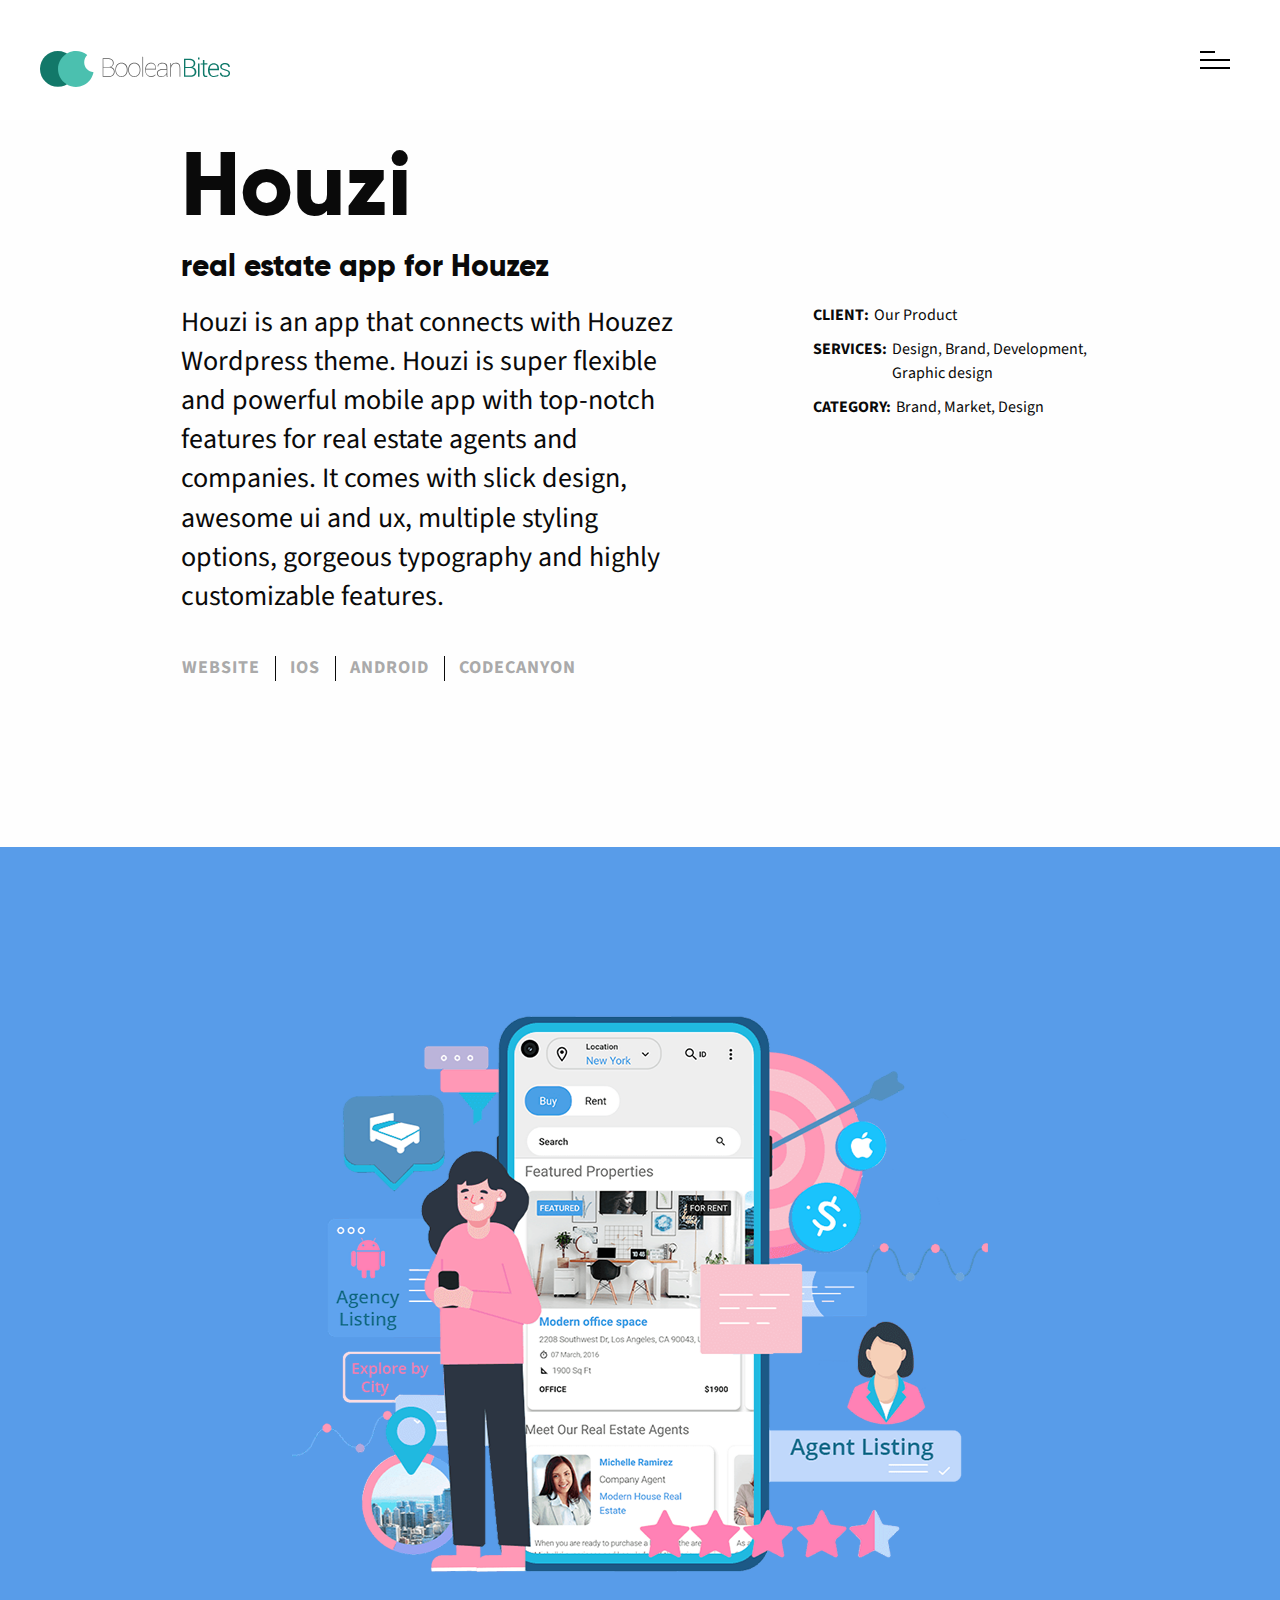
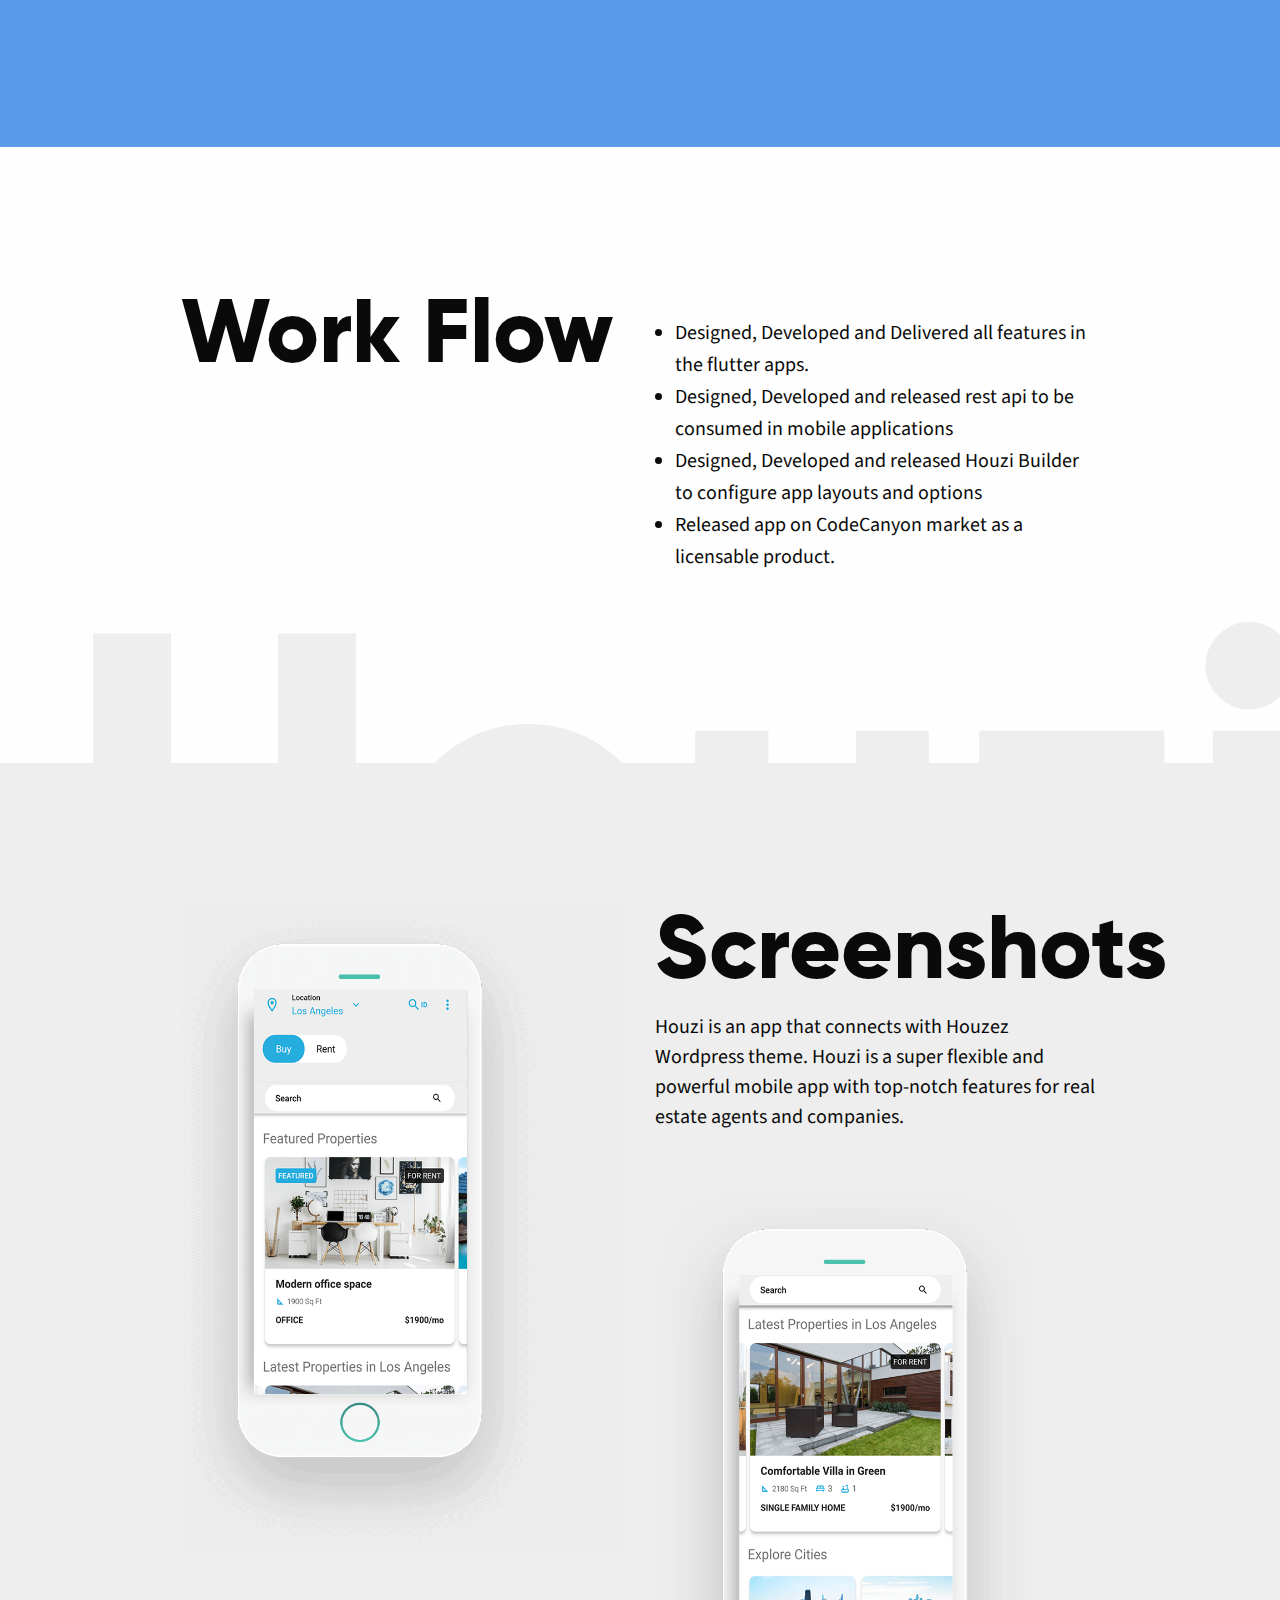
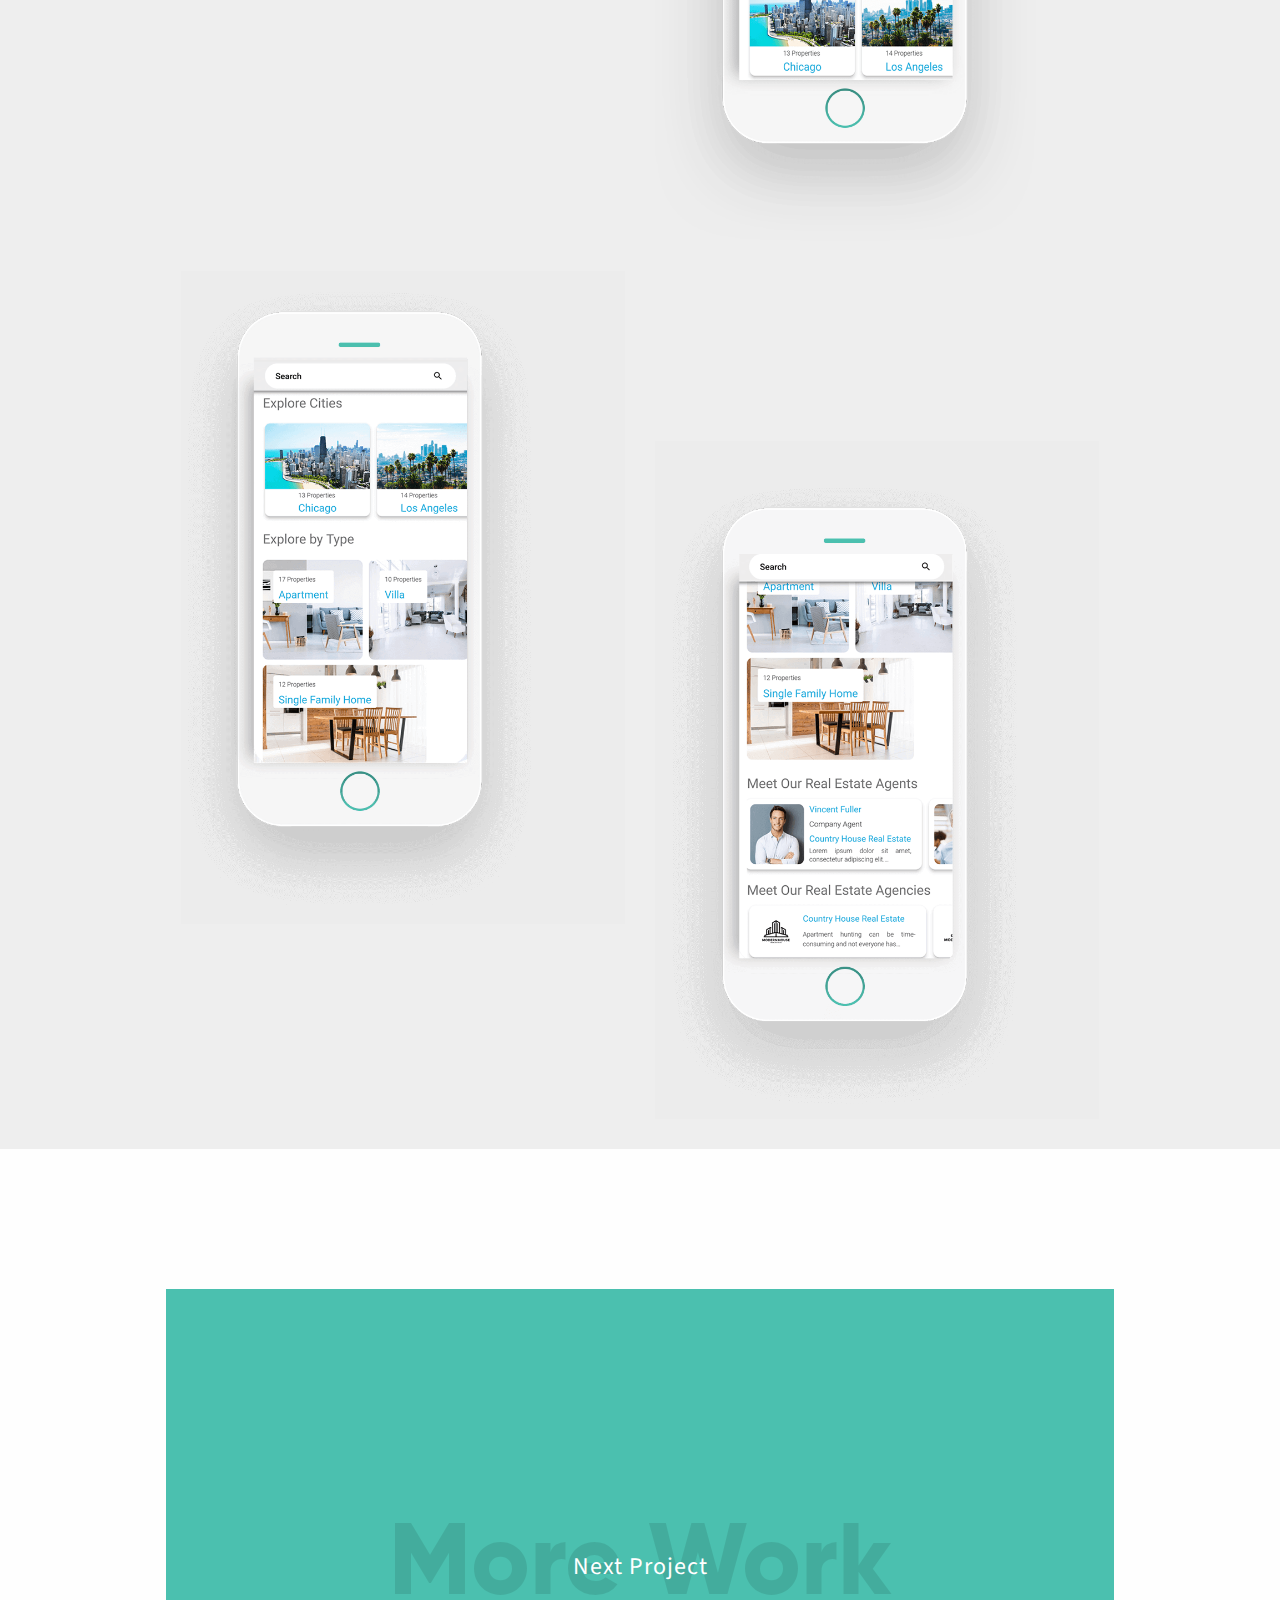
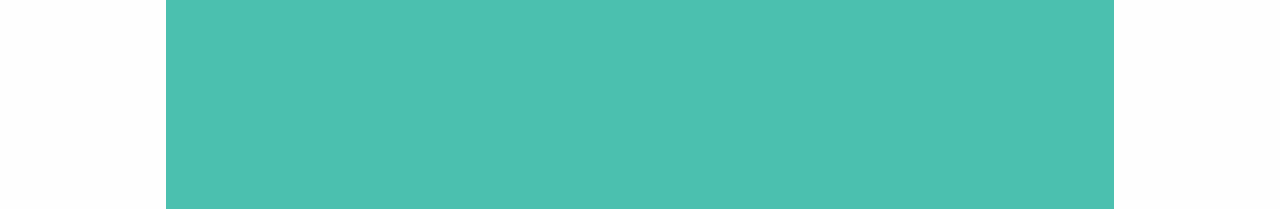
<file: houzi-real-estate-app.html>
<!DOCTYPE html>
<html lang="en" class="no-js">

<head>
    <meta charset="utf-8">
    <meta http-equiv="X-UA-Compatible" content="IE=edge">
    <meta name="viewport" content="width=device-width, initial-scale=1, minimum-scale=1, maximum-scale=1">
    <title>BooleanBites - Android iOS App Development</title>
    <meta property="og:title" content="BooleanBites - Android iOS App Development" />
    <meta property="og:site_name" content="BooleanBites" />
    <meta name="description" content="BooleanBites Ltd. develops on demand Enterprise Software Solutions. We deliver real value for businesses through innovation, creativity, and the smart application of technology in this highly complex and competitive environment."
    />
    <meta property="og:description" content="BooleanBites Ltd. develops on demand Enterprise Software Solutions. We deliver real value for businesses through innovation, creativity, and the smart application of technology in this highly complex and competitive environment."
    />
    <link rel="canonical" href="http://www.booleanbites.com/" />
    <meta property="og:url" content="http://www.booleanbites.com/" />
    <meta property="og:locale" content="en_US" />
    <meta property="og:type" content="website" />
    <meta property="og:image" content="http://www.booleanbites.com/images/box-logo.jpg" />
    <meta property="og:image:type" content="image/jpg">
    <meta property="og:image:width" content="200">
    <meta property="og:image:height" content="200">
    <meta property="og:image" content="http://www.booleanbites.com/images/fb_background.png" />
    <meta property="og:image:type" content="image/png">
    <meta property="og:image:width" content="500">
    <meta property="og:image:height" content="270">

    <!-- Fav Icon -->

    <link rel="shortcut icon" href="images/favicon.ico" type="image/x-icon">
    <link rel="icon" href="images/favicon.ico" type="image/x-icon">
    <link rel="apple-touch-icon" href="images/apple_icon.png">
    <link href="https://fonts.googleapis.com/css?family=Source+Sans+Pro:400,400i,600,600i,700,700i" rel="stylesheet">
    <link rel="stylesheet" href="static/css/all-styles.css">

</head>

<body class="white-bg">
    <div id="logo">
        <a href="index.html">
            <h1><img src="images/logo-new.svg" class="logo-svg" alt=""></h1>
        </a>
    </div>
    <div id="menu-wrapper">
        <div id="menu-controller">
            <div id="menu-icon">
                <div id="menu-icon-stack">
                    <span></span>
                    <span></span>
                    <span></span>
                </div>
                <div id="menu-icon-close">
                    <span></span>
                    <span></span>
                </div>
            </div>
        </div>
        <div id="menu-content">
            <nav id="main-menu">
                <ul>
                    <li><a class="menu-goto" href="index.html#head-bg">Home</a></li>
                    <li><a class="menu-goto" href="cases.html">Our Work</a></li>
                    <li><a class="menu-goto" href="index.html#services">Services</a></li>
                    <li><a class="menu-goto" href="http://blog.booleanbites.com/" target="_blank">Blog</a></li>
                    <li><a class="menu-goto" href="index.html#contactus">Contact</a></li>
                </ul>
            </nav>
            <div id="contact-info">
                <p>
                    Johar Town, <br>Lahore, <br>Pakistan
                </p>
                <p><a href="mailto:info@booleanbites.com" title="business email">info@booleanbites.com</a></p>
            </div>
            <div id="socials">
                <ul>
                    <li><a href="https://twitter.com/BooleanBites"><i class='fa fa-twitter'></i></a></li>
                    <li><a href="https://www.facebook.com/booleanbitesltd"><i class='fa fa-facebook'></i></a></li>
                    <li><a href="#"><i class='fa fa-linkedin'></i></a></li>
                    <li><a href="#"><i class='fa fa-dribbble'></i></a></li>
                    <li><a href="#"><i class='fa fa-youtube'></i></a></li>
                </ul>
            </div>
        </div>
        <div id="bg-primary" class=""></div>
    </div>
    <div id="white-bar">
    </div>
    <div class="full header">
        <div class="case-intro">
            <div class="large-12 columns">
                <h2 class="case-title">
                    Houzi
                </h2>
                
                <h3>real estate app for Houzez</h3>
            </div>
            <div class="large-8 columns">
                <p class="case-text-big">
                    Houzi is an app that connects with Houzez Wordpress theme. Houzi is super flexible and powerful mobile app with top-notch features for real estate agents and companies. It comes with slick design, awesome ui and ux, multiple styling options, gorgeous typography and highly customizable features.
                </p>
                <p class="small-12 hide-for-small-only">
                    <span class="styled-button-wrapper" id="case-1-button">
              <a href="https://houzi.booleanbites.com/" target="_blank" class="styled button centered-text">
                Website
              </a> 
              <!-- <i  style="/* margin-top: -16px; */display: inline-block;border-left: 1px solid;height: 25px;width: 10px;margin-left: 10px;"> </i>
             <a href="https://appsto.re/i6725K2" class="styled button centered-text">
                Download iOS App
              </a> -->
              
              <i style="/* margin-top: -16px; */display: inline-block;border-left: 1px solid;height: 25px;width: 10px;margin-left: 10px;"> </i>
             <a href="https://apps.apple.com/us/app/id1598357211" class="styled button centered-text">
                iOS
              </a>
              <i style="/* margin-top: -16px; */display: inline-block;border-left: 1px solid;height: 25px;width: 10px;margin-left: 10px;"> </i>
             <a href="https://play.google.com/store/apps/details?id=com.booleanbites.houzez" class="styled button centered-text">
                Android
              </a>
              <i style="/* margin-top: -16px; */display: inline-block;border-left: 1px solid;height: 25px;width: 10px;margin-left: 10px;"> </i>
             <a href="https://codecanyon.net/item/houzi-real-estate-app/39753350" class="styled button centered-text">
                CodeCanyon
              </a>
                    </span>
                </p>
            </div>
            <div class="large-4 columns show-for-small-only">
                
                <p class="case-tags">
                    <span>
                        <a  href="https://apps.apple.com/us/app/id1598357211" target="_blank">
                       iOS
                      </a>
                    </span>
                </p>
                <p class="case-tags">
                    <span>
                        <a href="https://play.google.com/store/apps/details?id=com.booleanbites.houzez" target="_blank">
                       Android
                      </a>
                    </span>
                </p>
                <p class="case-tags">
                    <span>
                        <a href="https://codecanyon.net/item/houzi-real-estate-app/39753350" target="_blank">
                       CodeCanyon
                      </a>
                    </span>
                </p>
                <div class="four spacing"></div>
            </div>
            <div class="large-4 columns">
                <p class="case-tags">
                    <strong>Client:</strong> <span> Our Product </span>
                </p>
                <p class="case-tags">
                    <strong>Services:</strong> <span>Design, Brand, Development, Graphic design</span>
                </p>
                <p class="case-tags">
                    <strong>Category:</strong> <span>Brand, Market, Design</span>
                </p>
            </div>
        </div>
    </div>
    <!-- <div class="full grey no-sides no-bottom no-top">
        <div class="case-intro">
            <div id="case-1" class="case-video">
                <div class="">
                    <iframe class="brand-video" src="https://www.youtube.com/embed/GGo_YrhKgnQ?controls=0&showinfo=0&autoplay=1&rel=0&modestbranding=0" title="YouTube video player" frameborder="0" allow="accelerometer; autoplay; clipboard-write; encrypted-media; gyroscope; picture-in-picture"
                        allowfullscreen></iframe></div>
                
            </div>
        </div>
    </div> -->

    <div class="full no-sides no-bottom no-top">
        <div class="case-intro">
            <div id="case-2" class="case-image">
                <img src="images/@stock/case-2.png" alt="">
            </div>
        </div>
    </div>
    <div class="full no-bottom">
        <div class=" case-intro ">
            <div class="large-6 columns ">
                <h2 class="case-title ">
                    Work Flow
                </h2>
            </div>
            <div class="large-6 columns ">
                <p>
                    <!-- <h4>What we worked on:</h4> -->
                    <ul>
                        <li> Designed, Developed and Delivered all features in the flutter apps.</li>
                        <li> Designed, Developed and released rest api to be consumed in mobile applications</li>
                        <li> Designed, Developed and released Houzi Builder to configure app layouts and options</li>
                        <li> Released app on CodeCanyon market as a licensable product.</li>
                    </ul>

                </p>
            </div>
        </div>
    </div>
    <div class="full no-sides no-bottom">
        <div class="bg-text-honri wow slideInRight " data-wow-duration="1.5s ">
            <h2>Houzi - real estate app</h2>
        </div>
    </div>
    <div class="full grey no-bottom ">
        <div class="case-intro ">
            <div class="large-6 columns ">
                <img src="images/@stock/c2-design-3.png " alt=" ">
            </div>
            <div class="large-6 columns ">
                <h2 class="case-title ">Screenshots</h2>
                <p>Houzi is an app that connects with Houzez Wordpress theme. Houzi is a super flexible and powerful mobile app with top-notch features for real estate agents and companies.
                </p>
                <p>
                    <img src="images/@stock/c2-design-4.png " alt=" ">
                </p>
            </div>
            <div class="large-6 columns ">
                <img src="images/@stock/c2-design-5.png " alt=" ">
            </div>
            <div class="large-6 columns ">
                <h2 class="case-title hide-for-small-only ">&nbsp;</h2>
                <p class="hide-for-small-only ">&nbsp;
                </p>
                <p>
                    <img src="images/@stock/c2-design-6.png " alt=" ">
                </p>
            </div>
        </div>
    </div>
    <div class="full no-top ">
        <div class="large-12 columns ">

        </div>
    </div>
    <div class="full no-sides no-top no-bottom case-bottom-wrapper ">
        <a href="cases.html " class="next-project-link "></a>
        <div class="case-bottom ">
            <h2>More Work</h2>
            <span>Next Project</span>
        </div>

    </div>



    <!-- Swiper JS -->
    <script src="js/main.js "></script>
</body>

</html>
</file>
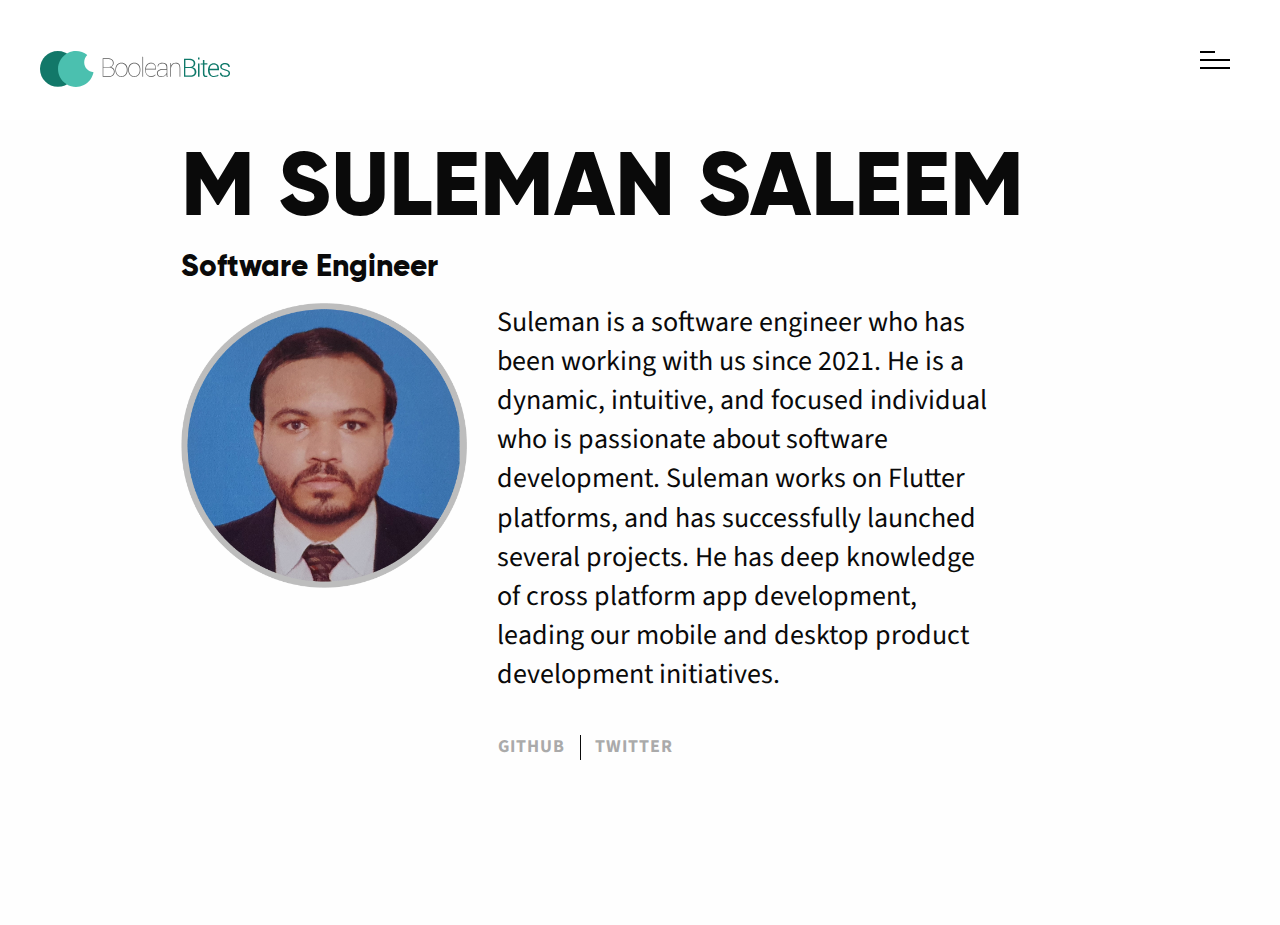
<file: suleman-saleem.html>
<!DOCTYPE html>
<html lang="en" class="no-js">

<head>
    <meta charset="utf-8">
    <meta http-equiv="X-UA-Compatible" content="IE=edge">
    <meta name="viewport" content="width=device-width, initial-scale=1, minimum-scale=1, maximum-scale=1">
    <title>Suleman Saleem - Software Engineer</title>
    <meta property="og:title" content="Suleman Saleem - Software Engineer" />
    <meta property="og:site_name" content="BooleanBites" />
    <meta name="description" content="Suleman is a software engineer who has been working with us since 2021. He is a dynamic, intuitive, and focused individual who is passionate about software development. Suleman works on Flutter platforms, and has successfully launched several projects. He has deep knowledge of cross platform app development, leading our mobile and desktop product development initiatives."
    />
    <meta property="og:description" content="Suleman is a software engineer who has been working with us since 2021. He is a dynamic, intuitive, and focused individual who is passionate about software development. Suleman works on Flutter platforms, and has successfully launched several projects. He has deep knowledge of cross platform app development, leading our mobile and desktop product development initiatives."
    />
    <link rel="canonical" href="http://www.booleanbites.com/suleman-saleem.html" />
    <meta property="og:url" content="http://www.booleanbites.com/suleman-saleem.html" />
    <meta property="og:locale" content="en_US" />
    <meta property="og:type" content="website" />
    <meta property="og:image" content="http://www.booleanbites.com/images/suleman-saleem.png" />
    <meta property="og:image:type" content="image/png">
    <meta property="og:image:width" content="501">
    <meta property="og:image:height" content="501">
    <meta property="og:image" content="http://www.booleanbites.com/images/fb_background.png" />
    <meta property="og:image:type" content="image/png">
    <meta property="og:image:width" content="500">
    <meta property="og:image:height" content="270">

    <!-- Fav Icon -->

    <link rel="shortcut icon" href="images/favicon.ico" type="image/x-icon">
    <link rel="icon" href="images/favicon.ico" type="image/x-icon">
    <link rel="apple-touch-icon" href="images/apple_icon.png">
    <link href="https://fonts.googleapis.com/css?family=Source+Sans+Pro:400,400i,600,600i,700,700i" rel="stylesheet">
    <link rel="stylesheet" href="static/css/all-styles.css">

</head>

<body class="white-bg">
    <div id="logo">
        <a href="index.html">
            <h1><img src="images/logo-new.svg" class="logo-svg" alt=""></h1>
        </a>
    </div>
    <div id="menu-wrapper">
        <div id="menu-controller">
            <div id="menu-icon">
                <div id="menu-icon-stack">
                    <span></span>
                    <span></span>
                    <span></span>
                </div>
                <div id="menu-icon-close">
                    <span></span>
                    <span></span>
                </div>
            </div>
        </div>
        <div id="menu-content">
            <nav id="main-menu">
                <ul>
                    <li><a class="menu-goto" href="index.html#head-bg">Home</a></li>
                    <li><a class="menu-goto" href="cases.html">Our Work</a></li>
                    <li><a class="menu-goto" href="index.html#services">Services</a></li>
                    <li><a class="menu-goto" href="http://blog.booleanbites.com/" target="_blank">Blog</a></li>
                    <li><a class="menu-goto" href="index.html#contactus">Contact</a></li>
                </ul>
            </nav>
            <div id="contact-info">
                <p>
                    Johar Town, <br>Lahore, <br>Pakistan
                </p>
                <p><a href="mailto:info@booleanbites.com" title="business email">info@booleanbites.com</a></p>
            </div>
            <div id="socials">
                <ul>
                    <li><a href="https://twitter.com/BooleanBites"><i class='fa fa-twitter'></i></a></li>
                    <li><a href="https://www.facebook.com/booleanbitesltd"><i class='fa fa-facebook'></i></a></li>
                    <li><a href="#"><i class='fa fa-linkedin'></i></a></li>
                    <li><a href="#"><i class='fa fa-dribbble'></i></a></li>
                    <li><a href="#"><i class='fa fa-youtube'></i></a></li>
                </ul>
            </div>
        </div>
        <div id="bg-primary" class=""></div>
    </div>
    <div id="white-bar">
    </div>
    <div class="full header">
        <div class="case-intro">
            <div class="large-12 columns">
                <h2 class="case-title">
                    M SULEMAN SALEEM
                </h2>
                
                <h3>Software Engineer</h3>
            </div>
            <div class="large-4 columns">
                <img src="images/suleman-saleem.png" alt="suleman-saleem photo">
            </div>
            <div class="large-8 columns">
                <p class="case-text-big">
                    Suleman is a software engineer who has been working with us since 2021. He is a dynamic, intuitive, and focused individual who is passionate about software development. Suleman works on Flutter platforms, and has successfully launched several projects. He has deep knowledge of cross platform app development, leading our mobile and desktop product development initiatives.
                </p>
            
                <p class="small-12 hide-for-small-only">
                    <span class="styled-button-wrapper" id="case-1-button">
                        <a href="https://github.com/MuhammadSulemanSaleem" target="_blank" class="styled button centered-text">
                            GitHub
                        </a> 
                        <i style="/* margin-top: -16px; */display: inline-block;border-left: 1px solid;height: 25px;width: 10px;margin-left: 10px;"> </i>
                        <a href="https://twitter.com/Muhamma42038606"  target="_blank"  class="styled button centered-text">
                            Twitter
                        </a>
                    </span>
                </p>
            </div>
            <div class="large-4 columns show-for-small-only">
                
                <p class="case-tags">
                    <span>
                        <a  href="https://github.com/MuhammadSulemanSaleem" target="_blank">
                            GitHub
                        </a>
                    </span>
                </p>
                <p class="case-tags">
                    <span>
                        <a href="https://twitter.com/Muhamma42038606" target="_blank">
                            Twitter
                        </a>
                    </span>
                </p>
                
                <div class="four spacing"></div>
            </div>
            
        </div>
    </div>
    



    <!-- Swiper JS -->
    <script src="js/main.js "></script>
</body>

</html>
</file>
<file: new/static/css/responsive.css>
@media only screen and (max-width: 1800px) {
    .svg-graphic {
        width: 900px;
    }
    .brand-video {
        width: 896px;
    }
}

@media only screen and (max-width: 1600px) {
    .svg-graphic {
        width: 900px;
    }
    .brand-video {
        width: 896px;
    }
}

@media only screen and (max-width: 1400px) {
    #home-intro h2 span {
        padding: 17px 20px;
        font-size: 80px;
        margin-bottom: 13px;
    }
    .case-intro-wrapper h2 {
        font-size: 65px;
        font-size: 5.6vw;
    }
    .case-intro-wrapper p.case-text {
        font-size: 22px;
        width: 300px;
    }
    .case-intro-wrapper p.case-tags {
        width: 300px;
    }
    .svg-graphic {
        width: 850px;
    }
    .brand-video {
        width: 846px;
    }
    .case-study-label {
        font-size: 12px;
    }
    .case-intro .case-title {
        font-size: 7vw;
    }
    .case-intro .head-title {
        font-size: 7.2vw;
    }
    .icon-text h3 {
        font-size: 24px;
    }
    .case-table-content {
        width: 50vw;
    }
}

@media only screen and (max-width: 1200px) {
    body.single .post {
        padding: 80px 0;
    }
    body.single .post h2 {
        font-size: 56px;
    }
    nav.wrapper {
        padding: 100px 60px;
    }
    nav.wrapper a span.title {
        font-size: 18px;
    }
    #home-intro h2 span {
        padding: 15px 20px;
        font-size: 70px;
        margin-bottom: 10px;
    }
    #home-intro h3 {
        bottom: 13%;
        font-size: 20px;
    }
    .case-intro-wrapper h2 {
        font-size: 60px;
        font-size: 5.6vw;
    }
    .case-intro-wrapper p.case-text {
        font-size: 20px;
        width: 280px;
    }
    .case-intro-wrapper p.case-tags {
        width: 280px;
        font-size: 16px;
    }
    .svg-graphic {
        width: 800px;
    }
    .brand-video {
        width: 796px;
    }
    .bg-text {
        display: none;
    }
    .case-study-label {
        padding: 3px 35px;
    }
    .float-img {
        width: 300px;
        bottom: 35%;
    }
    .case-table .case-video .brand-video {
        width: 396px;
    }
    .case-table .case-video .svg-graphic {
        width: 400px;
    }
    .member h4 {
        font-size: 18px;
        padding: 20px 15px 0;
    }
    .member p.position {
        font-size: 16px;
        padding: 0 15px;
    }
    .icon-text h3 {
        font-size: 18px;
    }
    .post.featured h3 {
        font-size: 40px;
    }
    .post {
        height: 400px;
        padding: 60px 60px 0;
    }
}

@media only screen and (max-width: 1100px) {
    .case-study-label {
        top: 20%;
    }
    .case-intro-wrapper p.case-text {
        font-size: 20px;
        width: 280px;
    }
    .case-intro-wrapper p.case-tags {
        width: 280px;
        font-size: 16px;
    }
    .svg-graphic {
        width: 750px;
    }
    .brand-video {
        width: 746px;
    }
    .button {
        line-height: 1.4rem;
        padding: 5px 30px 5px 45px;
        font-size: 16px;
        font-weight: bold;
    }
    a.button.boxed.black::before {
        top: 16px;
    }
    #logo {
        left: 20px;
    }
    #home-intro h3 {
        left: 40px;
    }
    .action-hint {
        left: 40px;
    }
    #contact-info {
        left: 40px;
    }
    .case-table .case-video .brand-video {
        width: 346px;
    }
    .case-table .case-video .svg-graphic {
        width: 350px;
    }
}

@media only screen and (max-width: 1024px) {
    .swiper-container-vertical>.swiper-pagination-bullets {
        right: 35px;
    }
    body.single .post {
        padding: 80px 40px;
    }
    body.single .post h2 {
        font-size: 44px;
    }
    .post {
        height: auto;
        padding: 60px;
    }
    .full {
        padding: 120px 10vw;
    }
    .members-row-odd {
        position: relative;
        left: 0;
    }
    .members-row-even {
        position: relative;
        right: 0;
    }
    .member h4 {
        font-size: 24px;
        padding: 20px 20px 0;
    }
    .member p.position {
        font-size: 18px;
        padding: 0 20px;
    }
    .icon-text {
        margin-bottom: 20px;
        min-height: 360px;
    }
    .icon-text h3 {
        font-size: 24px;
    }
    .contact-details {
        margin-bottom: 50px;
    }
    .contact-details h3 {
        margin-bottom: 20px;
    }
}

@media only screen and (max-height: 800px) {
    #menu-controller {
        right: 60px;
    }
}

@media only screen and (max-height: 720px) {
    #menu-controller {
        right: 0px;
    }
    .case-intro-wrapper {
        top: 25%;
    }
    .case-study-label {
        top: 18%;
        font-size: 12px;
        padding: 3px 35px;
    }
    .case-intro-wrapper h2 {
        margin-bottom: 10px;
    }
    .button {
        line-height: 1.4rem;
        padding: 5px 30px 5px 45px;
        font-size: 16px;
        font-weight: bold;
    }
    a.button.boxed.black::before {
        top: 16px;
    }
    .swiper-pagination-bullet strong {
        display: none;
    }
    .swiper-pagination-bullet {
        border-right: none;
        padding: 0;
        height: 8px;
        width: 8px;
        display: inline-block;
        border-radius: 100%;
        background: #fff;
        opacity: .5;
    }
    .swiper-container-vertical>.swiper-pagination-bullets .swiper-pagination-bullet {
        margin-right: 8px;
    }
    .swiper-pagination-bullet::after {
        display: none;
    }
    .swiper-pagination-bullet-active {
        opacity: 1;
        background: #FFF;
    }
}

@media only screen and (max-height: 600px) {
    .case-intro-wrapper {
        top: 20%;
        left: 80px;
    }
    .case-study-label {
        display: none;
    }
    .svg-graphic {
        width: 700px;
    }
    .brand-video {
        width: 696px;
    }
    #home-intro h2 span {
        padding: 10px 20px;
        font-size: 5.8vw;
        margin-bottom: 10px;
    }
    #home-intro h2 {
        line-height: 0.8em;
    }
}

@media only screen and (max-height: 550px) {
    #home-intro h2 span {
        padding: 10px 20px;
        font-size: 5.5vw;
        margin-bottom: 10px;
    }
    .case-intro-wrapper {
        top: 20%;
    }
    .spacing {
        height: 5px;
        clear: both;
    }
    .two.spacing {
        height: 10px;
        clear: both;
    }
    .three.spacing {
        height: 15px;
        clear: both;
    }
    .four.spacing {
        height: 20px;
        clear: both;
    }
    .svg-graphic {
        width: 650px;
    }
    .brand-video {
        width: 646px;
    }
    .case-intro-wrapper {
        left: 80px;
    }
}

@media only screen and (max-height: 500px) {
    .case-intro-wrapper p.case-text {
        font-size: 16px;
    }
    .case-intro-wrapper p.case-tags {
        font-size: 14px;
        color: #666;
    }
    .svg-graphic {
        width: 550px;
    }
    .brand-video {
        width: 546px;
    }
}

@media only screen and (max-height: 400px) {
    #logo {
        top: 20px;
    }
    #menu-controller {
        top: 20px;
    }
    .case-intro-wrapper {
        left: 60px;
        top: 80px;
    }
    .case-intro-wrapper p.case-text {
        font-size: 14px;
    }
    .case-intro-wrapper p.case-tags {
        font-size: 12px;
    }
    .svg-graphic {
        width: 450px;
    }
    .brand-video {
        width: 446px;
    }
    .button {
        line-height: 1.4rem;
        padding: 4px 30px 4px 45px;
        font-size: 13px;
        font-weight: bold;
    }
    a.button.boxed.black::before {
        top: 14px;
    }
    #socials {
        left: auto !important;
        right: 0 !important;
    }
    #contact-info {
        display: none;
    }
    nav#main-menu ul li a {
        font-size: 16px;
    }
    nav#main-menu ul li a::after {
        top: -10px;
        height: 2px;
    }
    #socials {
        right: 0;
        left: auto;
    }
    nav#main-menu ul li ul li a {
        font-size: 14px;
    }
    nav#main-menu ul li ul li a::after {
        top: -10px;
        height: 2px;
    }
}

@media only screen and (max-width: 800px) {
    nav.wrapper a span.title {
        display: none;
    }
    nav.wrapper a span.sub-title {
        font-size: 18px;
        font-weight: bold;
        font-family: montserrat, sans-serif;
        text-transform: uppercase;
    }
    nav.wrapper a.previous i {
        top: -7px;
    }
    nav.wrapper a.next i {
        top: -7px;
    }
    .case-intro .case-title {
        font-size: 36px;
    }
    .case-intro .head-title {
        font-size: 44px;
    }
    .post {
        height: auto;
        padding: 60px 40px;
    }
    .post.featured {
        padding-right: 40px;
    }
    .full.overlap-top {
        margin-top: -50px;
    }
    .spacing {
        height: 10px;
        clear: both;
    }
    .two.spacing {
        height: 20px;
        clear: both;
    }
    .three.spacing {
        height: 30px;
        clear: both;
    }
    .four.spacing {
        height: 40px;
        clear: both;
    }
    #head-bg {
        background-image: url(../../images/header-bg.png);
        background-position: right center;
        background-repeat: no-repeat;
        background-attachment: fixed;
        background-size: 80%;
    }
    #home-intro #home-svg {
        width: 100%;
        height: 100%;
        display: none;
    }
    #home-intro {
        width: 100vw;
        height: 100vh;
        background: #000;
    }
    #home-intro h2 {
        position: absolute;
        z-index: 3;
        left: 0;
        transform: translateY(-50%);
        top: 40%;
        width: 100px;
        line-height: 0.9em;
        letter-spacing: -1px;
    }
    #home-intro h2 span {
        left: 0;
        background: none;
        padding: 0 40px;
        color: #fff;
    }
    #video-overlay {
        display: block;
    }
    #home-intro h3 {
        color: #fff;
    }
    .action-hint {
        color: #fff;
    }
    #logo {
        top: 2px;
    }
    #logo h1 {
        transform: scale(0.7);
        transform-origin: left;
    }
    #menu-controller {
        top: 0;
    }
    #menu-controller #menu-icon {
        top: -7px;
    }
    #menu-controller #menu-icon-stack span {
        background: #000;
    }
    #home-contact-link a span {
        font-size: 18px;
        padding: 0 10px;
    }
    #home-contact-link a:hover span.link-label {
        transform: translateY(-24px);
    }
    #home-contact-link a:hover span.link-hover {
        transform: translateY(-30px);
    }
    #white-bar {
        height: 60px;
    }
    #home-intro h3 {
        font-size: 18px;
    }
    .action-hint {
        bottom: 50px;
    }
    .action-hint::before {
        bottom: -60px;
    }
    .action-hint::after {
        bottom: -60px;
    }
    #contact-info {
        display: none;
    }
    nav#main-menu {
        left: 60px;
        right: auto;
        top: 20%;
    }
    nav#main-menu ul {
        list-style: none;
        margin-left: 0;
        text-align: left;
    }
    nav#main-menu ul li a {
        line-height: 1.2em;
    }
    #socials {
        right: auto;
        left: 60px;
    }
    #socials ul {
        margin-left: 0;
    }
    #socials ul li a {
        margin-left: 0;
        margin-right: 30px;
    }
    .swiper-slide {
        background: #fff !important;
    }
    .swiper-slide .svg-graphic>rect {
        fill: #fff !important;
    }
    .left-section {
        background: transparent;
        width: 50vw;
        height: auto;
        top: 450px;
    }
    .swiper-slide-active .left-section {
        width: 50vw;
    }
    .svg-graphic {
        width: 500px;
        top: 250px;
    }
    .brand-video {
        width: 496px;
        top: 250px;
    }
    .case-video .brand-video,
    .case-video .svg-graphic {
        top: 50%;
        left: 50%;
        transform: translate3d(-50.01%, -50.01%, 0);
    }
    .case-intro-wrapper {
        position: relative;
        width: 100%;
        left: 80px;
    }
    .case-study-label {
        left: 80px;
        display: none;
    }
    .case-intro-wrapper p.case-text {
        width: 100%;
    }
    .swiper-slide-active .case-intro-wrapper h2 {
        background: none;
    }
    .swiper-pagination-bullet strong {
        display: none;
    }
    .swiper-pagination-bullet {
        border-right: none;
        padding: 0;
        height: 8px;
        width: 8px;
        display: inline-block;
        border-radius: 100%;
        background: #000;
        opacity: .2;
    }
    .swiper-container-vertical>.swiper-pagination-bullets {
        right: 30px;
    }
    .swiper-container-vertical>.swiper-pagination-bullets .swiper-pagination-bullet {
        margin-right: 8px;
    }
    .swiper-pagination-bullet::after {
        display: none;
    }
    .swiper-pagination-bullet-active {
        opacity: 1;
        background: #000;
    }
    .float-img {
        width: 200px;
        bottom: 35%;
    }
    .full {
        padding: 100px 10vw;
    }
    .case-bottom {
        margin: 0 10vw;
    }
    .case-table .case-video .brand-video {
        width: 396px;
    }
    .case-table .case-video .svg-graphic {
        width: 400px;
    }
    .case-table .case-video,
    .case-table .case-image,
    .case-table .case-table-content {
        display: block;
    }
    .case-table .case-image {
        width: 100%;
    }
    .case-table-content {
        width: 100%;
        border-bottom: 1px solid #ccc;
        padding: 80px 10vw;
    }
    .case-table .case-video {
        width: 100%;
    }
    .case-intro-wrapper h2 {
        font-size: 56px;
    }
}

@media only screen and (max-width: 700px) {
    body.single .post {
        padding: 80px 20px;
    }
    body.single .post h2 {
        font-size: 36px;
    }
    #head-bg {
        background-image: url(../../images/header-bg.png);
        background-position: right 30%;
        background-repeat: no-repeat;
        background-attachment: fixed;
        background-size: 80%;
    }
    .svg-graphic {
        width: 400px;
        top: 200px;
    }
    .brand-video {
        width: 396px;
        top: 200px;
    }
    .case-video .brand-video,
    .case-video .svg-graphic {
        top: 50%;
        left: 50%;
        transform: translate3d(-50.01%, -50.01%, 0);
    }
    .case-video .brand-video {
        width: 496px;
    }
    .case-video .svg-graphic {
        width: 500px;
    }
    .case-intro-wrapper {
        left: 60px;
    }
    .left-section {
        top: 350px;
        width: 60vw;
    }
    .swiper-slide-active .left-section {
        width: 60vw;
    }
    .case-intro .case-text-big {
        font-size: 24px;
        padding-right: 0;
        line-height: 1.5em;
    }
    .case-bottom {
        padding: 160px 0;
    }
    .case-bottom h2 {
        font-size: 60px;
    }
}

@media only screen and (max-height: 650px) and (max-width: 800px) {
    #home-intro h2 {
        top: 40%;
        line-height: 0.75em;
    }
    #home-intro h2 span {
        font-size: 60px;
    }
    .case-table .case-image,
    .case-table .case-video {
        min-height: 80vh;
    }
}

@media only screen and (max-height: 600px) and (max-width: 800px) {
    #home-intro h2 {
        line-height: 0.8em;
        transform: translateY(0);
        top: 25%;
    }
    #home-intro h2 span {
        padding: 0 40px;
        font-size: 50px;
        margin-bottom: 0;
        padding: 0 40px;
        color: #fff;
        line-height: 1em;
    }
    .svg-graphic {
        width: 200px;
        top: 150px;
    }
    .brand-video {
        width: 196px;
        top: 150px;
    }
    .case-video .brand-video,
    .case-video .svg-graphic {
        top: 50%;
        left: 50%;
        transform: translate3d(-50.01%, -50.01%, 0);
    }
    .case-video .brand-video {
        width: 496px;
    }
    .case-video .svg-graphic {
        width: 500px;
    }
    .left-section {
        top: 200px;
    }
}

@media only screen and (max-height: 550px) and (max-width: 800px) {
    #home-intro h2 {
        line-height: 0.5em;
        transform: translateY(0);
        top: 25%;
    }
    #home-intro h2 span {
        font-size: 46px;
    }
    .action-hint {
        font-size: 12px;
    }
    .case-table .case-image,
    .case-table .case-video {
        min-height: 100vh;
    }
}

@media only screen and (max-height: 500px) and (max-width: 800px) {
    #home-intro h2 {
        line-height: 0.5em;
        top: 20%;
    }
    .action-hint {
        font-size: 11px;
        bottom: 40px;
    }
    .action-hint::before {
        bottom: -60px;
    }
    .action-hint::after {
        bottom: -60px;
    }
    #home-contact-link {
        bottom: 5px;
    }
}

@media only screen and (max-height: 400px) and (max-width: 800px) {
    #home-intro h3 {
        right: 50px;
        left: auto;
        bottom: 0;
        transform: translateX(300px);
        animation: slideText 0.7s ease forwards;
        animation-delay: 1.8s;
    }
    #home-intro h2 {
        top: 25%;
    }
    #home-contact-link {
        display: none;
    }
}

@media only screen and (max-height: 700px) and (max-width: 800px) and (min-width: 600px) {
    .svg-graphic {
        width: 300px;
        left: 66%;
        top: 50%;
    }
    .brand-video {
        width: 296px;
        left: 66%;
        top: 50%;
    }
    .case-video .brand-video,
    .case-video .svg-graphic {
        top: 50%;
        left: 50%;
        transform: translate3d(-50.01%, -50.01%, 0);
    }
    .case-video .brand-video {
        width: 496px;
    }
    .case-video .svg-graphic {
        width: 500px;
    }
    .left-section {
        width: 35vw;
        top: 50%;
        transform: translateY(-50%);
    }
    .swiper-slide-active .left-section {
        width: 35vw;
    }
    .case-intro-wrapper {
        left: 60px;
    }
}

@media only screen and (max-height: 500px) and (max-width: 800px) and (min-width: 600px) {
    .svg-graphic {
        width: 300px;
        top: 50%;
        left: 66%;
    }
    .brand-video {
        width: 296px;
        top: 50%;
        left: 66%;
    }
    .case-video .brand-video,
    .case-video .svg-graphic {
        top: 50%;
        left: 50%;
        transform: translate3d(-50.01%, -50.01%, 0);
    }
    .case-video .brand-video {
        width: 496px;
    }
    .case-video .svg-graphic {
        width: 500px;
    }
    .left-section {
        width: 35vw;
        top: 50%;
        transform: translateY(-50%);
    }
    .swiper-slide-active .left-section {
        width: 35vw;
    }
    .case-intro-wrapper {
        left: 60px;
    }
}

@media only screen and (max-height: 400px) and (max-width: 800px) and (min-width: 600px) {
    .svg-graphic {
        width: 250px;
        top: 50%;
        left: 66%;
    }
    .brand-video {
        width: 246px;
        top: 50%;
        left: 66%;
    }
    .case-video .brand-video,
    .case-video .svg-graphic {
        top: 50%;
        left: 50%;
        transform: translate3d(-50.01%, -50.01%, 0);
    }
    .case-video .brand-video {
        width: 396px;
    }
    .case-video .svg-graphic {
        width: 400px;
    }
    .left-section {
        width: 35vw;
        height: auto;
        top: 50%;
        transform: translateY(-50%);
    }
    .swiper-slide-active .left-section {
        width: 35vw;
    }
    .case-intro-wrapper {
        left: 40px;
        top: 60px;
    }
    .case-intro-wrapper .four.spacing {
        height: 0;
    }
    #socials {
        right: 0;
        left: auto;
    }
}

@media only screen and (max-width: 560px) {
    #logo {
        top: 17px;
    }
    .case-intro-wrapper {
        padding-top: 30px;
    }
    .post-content p.post-intro {
        font-size: 24px;
        line-height: 1.5em;
    }
    .case-intro-wrapper h2 {
        font-size: 44px;
    }
    .case-table-content h3 {
        font-size: 30px;
    }
    nav.wrapper {
        padding: 20px 20px;
    }
    nav.wrapper a span.sub-title {
        display: none;
    }
    nav.wrapper a.previous {
        width: 30%;
        padding: 15px;
    }
    nav.wrapper a.previous i {
        left: 0;
    }
    nav.wrapper a.next {
        width: 30%;
        padding: 15px;
    }
    nav.wrapper a.next i {
        right: 0;
    }
    .svg-graphic {
        width: 350px;
        top: 160px;
    }
    .brand-video {
        width: 346px;
        top: 160px;
    }
    .case-video .brand-video,
    .case-video .svg-graphic {
        top: 50%;
        left: 50%;
        transform: translate3d(-50.01%, -50.01%, 0);
    }
    .case-video .brand-video {
        width: 346px;
    }
    .case-video .svg-graphic {
        width: 350px;
    }
    .case-intro-wrapper {
        left: 40px;
    }
    .left-section {
        top: 300px;
        width: 80vw;
    }
    .swiper-slide-active .left-section {
        width: 80vw;
    }
    nav#main-menu {
        left: 40px;
    }
    #socials {
        right: auto;
        left: 40px;
        bottom: 20px;
    }
    .float-img {
        width: 150px;
        bottom: 40%;
    }
    .full {
        padding: 80px 40px;
    }
    .case-bottom {
        margin: 0 50px;
    }
    nav#main-menu {
        top: 15%;
    }
}

@media only screen and (max-width: 480px) {
    .svg-graphic {
        width: 300px;
        top: 150px;
    }
    .brand-video {
        width: 296px;
        top: 150px;
    }
    .case-video .brand-video,
    .case-video .svg-graphic {
        top: 50%;
        left: 50%;
        transform: translate3d(-50.01%, -50.01%, 0);
    }
    .case-intro-wrapper {
        left: 40px;
    }
    .left-section {
        top: 260px;
    }
}


/*# sourceMappingURL=[data-uri] */
</file>
<file: new/static/css/fontello.css>
@charset "UTF-8";
@font-face {
  font-family: 'fontello';
  src: url("../fonts/fontello/fontello.eot?52165774");
  src: url("../fonts/fontello/fontello.eot?52165774#iefix") format("embedded-opentype"), url("../fonts/fontello/fontello.woff?52165774") format("woff"), url("../fonts/fontello/fontello.ttf?52165774") format("truetype"), url("../fonts/fontello/fontello.svg?52165774#fontello") format("svg");
  font-weight: normal;
  font-style: normal; }

/* Chrome hack: SVG is rendered more smooth in Windozze. 100% magic, uncomment if you need it. */
/* Note, that will break hinting! In other OS-es font will be not as sharp as it could be */
/*
@media screen and (-webkit-min-device-pixel-ratio:0) {
  @font-face {
    font-family: 'fontello';
    src: url('../font/fontello.svg?52165774#fontello') format('svg');
  }
}
*/
[class^="icon-"]:before, [class*=" icon-"]:before {
  font-family: "fontello";
  font-style: normal;
  font-weight: normal;
  speak: none;
  display: inline-block;
  text-decoration: inherit;
  width: 1em;
  margin-right: .2em;
  text-align: center;
  /* opacity: .8; */
  /* For safety - reset parent styles, that can break glyph codes*/
  font-variant: normal;
  text-transform: none;
  /* fix buttons height, for twitter bootstrap */
  line-height: 1em;
  /* Animation center compensation - margins should be symmetric */
  /* remove if not needed */
  margin-left: .2em;
  /* you can be more comfortable with increased icons size */
  /* font-size: 120%; */
  /* Uncomment for 3D effect */
  /* text-shadow: 1px 1px 1px rgba(127, 127, 127, 0.3); */ }

.icon-note:before {
  content: '\e800'; }

/* 'î €' */
.icon-logo-db:before {
  content: '\e91b'; }

/* 'î¤›' */
.icon-music:before {
  content: '\e802'; }

/* 'î ‚' */
.icon-search:before {
  content: '\e803'; }

/* 'î ƒ' */
.icon-flashlight:before {
  content: '\e804'; }

/* 'î „' */
.icon-mail:before {
  content: '\e805'; }

/* 'î …' */
.icon-heart:before {
  content: '\e806'; }

/* 'î †' */
.icon-heart-empty:before {
  content: '\e807'; }

/* 'î ‡' */
.icon-star:before {
  content: '\e808'; }

/* 'î ˆ' */
.icon-star-empty:before {
  content: '\e809'; }

/* 'î ‰' */
.icon-user:before {
  content: '\e80a'; }

/* 'î Š' */
.icon-users:before {
  content: '\e80b'; }

/* 'î ‹' */
.icon-user-add:before {
  content: '\e80c'; }

/* 'î Œ' */
.icon-video:before {
  content: '\e80d'; }

/* 'î ' */
.icon-picture:before {
  content: '\e80e'; }

/* 'î Ž' */
.icon-camera:before {
  content: '\e80f'; }

/* 'î ' */
.icon-layout:before {
  content: '\e810'; }

/* 'î ' */
.icon-menu:before {
  content: '\e811'; }

/* 'î ‘' */
.icon-check:before {
  content: '\e812'; }

/* 'î ’' */
.icon-cancel:before {
  content: '\e813'; }

/* 'î “' */
.icon-cancel-circled:before {
  content: '\e8bf'; }

/* 'î¢¿' */
.icon-cancel-squared:before {
  content: '\e814'; }

/* 'î ”' */
.icon-plus:before {
  content: '\e815'; }

/* 'î •' */
.icon-plus-circled:before {
  content: '\e816'; }

/* 'î –' */
.icon-plus-squared:before {
  content: '\e817'; }

/* 'î —' */
.icon-minus:before {
  content: '\e818'; }

/* 'î ˜' */
.icon-minus-circled:before {
  content: '\e819'; }

/* 'î ™' */
.icon-minus-squared:before {
  content: '\e81a'; }

/* 'î š' */
.icon-help:before {
  content: '\e81b'; }

/* 'î ›' */
.icon-help-circled:before {
  content: '\e81c'; }

/* 'î œ' */
.icon-info:before {
  content: '\e81d'; }

/* 'î ' */
.icon-info-circled:before {
  content: '\e81e'; }

/* 'î ž' */
.icon-back:before {
  content: '\e81f'; }

/* 'î Ÿ' */
.icon-home:before {
  content: '\e820'; }

/* 'î  ' */
.icon-link:before {
  content: '\e821'; }

/* 'î ¡' */
.icon-attach:before {
  content: '\e822'; }

/* 'î ¢' */
.icon-lock:before {
  content: '\e823'; }

/* 'î £' */
.icon-lock-open:before {
  content: '\e824'; }

/* 'î ¤' */
.icon-eye:before {
  content: '\e825'; }

/* 'î ¥' */
.icon-tag:before {
  content: '\e826'; }

/* 'î ¦' */
.icon-bookmark:before {
  content: '\e8c0'; }

/* 'î£€' */
.icon-bookmarks:before {
  content: '\e827'; }

/* 'î §' */
.icon-flag:before {
  content: '\e828'; }

/* 'î ¨' */
.icon-thumbs-up:before {
  content: '\e829'; }

/* 'î ©' */
.icon-thumbs-down:before {
  content: '\e82a'; }

/* 'î ª' */
.icon-download:before {
  content: '\e82b'; }

/* 'î «' */
.icon-upload:before {
  content: '\e82c'; }

/* 'î ¬' */
.icon-upload-cloud:before {
  content: '\e82d'; }

/* 'î ­' */
.icon-reply:before {
  content: '\e82e'; }

/* 'î ®' */
.icon-reply-all:before {
  content: '\e82f'; }

/* 'î ¯' */
.icon-forward:before {
  content: '\e830'; }

/* 'î °' */
.icon-quote:before {
  content: '\e831'; }

/* 'î ±' */
.icon-code:before {
  content: '\e832'; }

/* 'î ²' */
.icon-export:before {
  content: '\e833'; }

/* 'î ³' */
.icon-pencil:before {
  content: '\e834'; }

/* 'î ´' */
.icon-feather:before {
  content: '\e835'; }

/* 'î µ' */
.icon-print:before {
  content: '\e836'; }

/* 'î ¶' */
.icon-retweet:before {
  content: '\e837'; }

/* 'î ·' */
.icon-keyboard:before {
  content: '\e838'; }

/* 'î ¸' */
.icon-comment:before {
  content: '\e839'; }

/* 'î ¹' */
.icon-chat:before {
  content: '\e8c1'; }

/* 'î£' */
.icon-bell:before {
  content: '\e83a'; }

/* 'î º' */
.icon-attention:before {
  content: '\e83b'; }

/* 'î »' */
.icon-alert:before {
  content: '\e83c'; }

/* 'î ¼' */
.icon-vcard:before {
  content: '\e83d'; }

/* 'î ½' */
.icon-address:before {
  content: '\e83e'; }

/* 'î ¾' */
.icon-location:before {
  content: '\e83f'; }

/* 'î ¿' */
.icon-map:before {
  content: '\e840'; }

/* 'î¡€' */
.icon-direction:before {
  content: '\e841'; }

/* 'î¡' */
.icon-compass:before {
  content: '\e842'; }

/* 'î¡‚' */
.icon-cup:before {
  content: '\e843'; }

/* 'î¡ƒ' */
.icon-trash:before {
  content: '\e844'; }

/* 'î¡„' */
.icon-doc:before {
  content: '\e845'; }

/* 'î¡…' */
.icon-docs:before {
  content: '\e846'; }

/* 'î¡†' */
.icon-doc-landscape:before {
  content: '\e847'; }

/* 'î¡‡' */
.icon-doc-text:before {
  content: '\e848'; }

/* 'î¡ˆ' */
.icon-doc-text-inv:before {
  content: '\e849'; }

/* 'î¡‰' */
.icon-newspaper:before {
  content: '\e84a'; }

/* 'î¡Š' */
.icon-book-open:before {
  content: '\e84b'; }

/* 'î¡‹' */
.icon-book:before {
  content: '\e84c'; }

/* 'î¡Œ' */
.icon-folder:before {
  content: '\e8c2'; }

/* 'î£‚' */
.icon-archive:before {
  content: '\e84d'; }

/* 'î¡' */
.icon-box:before {
  content: '\e84e'; }

/* 'î¡Ž' */
.icon-rss:before {
  content: '\e84f'; }

/* 'î¡' */
.icon-phone:before {
  content: '\e850'; }

/* 'î¡' */
.icon-cog:before {
  content: '\e851'; }

/* 'î¡‘' */
.icon-tools:before {
  content: '\e852'; }

/* 'î¡’' */
.icon-share:before {
  content: '\e853'; }

/* 'î¡“' */
.icon-shareable:before {
  content: '\e854'; }

/* 'î¡”' */
.icon-basket:before {
  content: '\e855'; }

/* 'î¡•' */
.icon-bag:before {
  content: '\e856'; }

/* 'î¡–' */
.icon-calendar:before {
  content: '\e857'; }

/* 'î¡—' */
.icon-login:before {
  content: '\e858'; }

/* 'î¡˜' */
.icon-logout:before {
  content: '\e859'; }

/* 'î¡™' */
.icon-mic:before {
  content: '\e85a'; }

/* 'î¡š' */
.icon-mute:before {
  content: '\e85b'; }

/* 'î¡›' */
.icon-sound:before {
  content: '\e85c'; }

/* 'î¡œ' */
.icon-volume:before {
  content: '\e85d'; }

/* 'î¡' */
.icon-clock:before {
  content: '\e85e'; }

/* 'î¡ž' */
.icon-hourglass:before {
  content: '\e85f'; }

/* 'î¡Ÿ' */
.icon-lamp:before {
  content: '\e8c3'; }

/* 'î£ƒ' */
.icon-light-down:before {
  content: '\e860'; }

/* 'î¡ ' */
.icon-light-up:before {
  content: '\e861'; }

/* 'î¡¡' */
.icon-adjust:before {
  content: '\e862'; }

/* 'î¡¢' */
.icon-block:before {
  content: '\e863'; }

/* 'î¡£' */
.icon-resize-full:before {
  content: '\e864'; }

/* 'î¡¤' */
.icon-resize-small:before {
  content: '\e865'; }

/* 'î¡¥' */
.icon-popup:before {
  content: '\e866'; }

/* 'î¡¦' */
.icon-publish:before {
  content: '\e867'; }

/* 'î¡§' */
.icon-window:before {
  content: '\e868'; }

/* 'î¡¨' */
.icon-arrow-combo:before {
  content: '\e869'; }

/* 'î¡©' */
.icon-down-circled:before {
  content: '\e86a'; }

/* 'î¡ª' */
.icon-left-circled:before {
  content: '\e86b'; }

/* 'î¡«' */
.icon-right-circled:before {
  content: '\e86c'; }

/* 'î¡¬' */
.icon-up-circled:before {
  content: '\e86d'; }

/* 'î¡­' */
.icon-down-open:before {
  content: '\e86e'; }

/* 'î¡®' */
.icon-left-open:before {
  content: '\e86f'; }

/* 'î¡¯' */
.icon-right-open:before {
  content: '\e870'; }

/* 'î¡°' */
.icon-up-open:before {
  content: '\e871'; }

/* 'î¡±' */
.icon-down-open-mini:before {
  content: '\e872'; }

/* 'î¡²' */
.icon-left-open-mini:before {
  content: '\e8c4'; }

/* 'î£„' */
.icon-right-open-mini:before {
  content: '\e873'; }

/* 'î¡³' */
.icon-up-open-mini:before {
  content: '\e874'; }

/* 'î¡´' */
.icon-down-open-big:before {
  content: '\e875'; }

/* 'î¡µ' */
.icon-left-open-big:before {
  content: '\e876'; }

/* 'î¡¶' */
.icon-right-open-big:before {
  content: '\e877'; }

/* 'î¡·' */
.icon-up-open-big:before {
  content: '\e878'; }

/* 'î¡¸' */
.icon-down:before {
  content: '\e879'; }

/* 'î¡¹' */
.icon-left:before {
  content: '\e87a'; }

/* 'î¡º' */
.icon-right:before {
  content: '\e87b'; }

/* 'î¡»' */
.icon-up:before {
  content: '\e87c'; }

/* 'î¡¼' */
.icon-down-dir:before {
  content: '\e87d'; }

/* 'î¡½' */
.icon-left-dir:before {
  content: '\e87e'; }

/* 'î¡¾' */
.icon-right-dir:before {
  content: '\e87f'; }

/* 'î¡¿' */
.icon-up-dir:before {
  content: '\e880'; }

/* 'î¢€' */
.icon-down-bold:before {
  content: '\e881'; }

/* 'î¢' */
.icon-left-bold:before {
  content: '\e882'; }

/* 'î¢‚' */
.icon-right-bold:before {
  content: '\e883'; }

/* 'î¢ƒ' */
.icon-up-bold:before {
  content: '\e884'; }

/* 'î¢„' */
.icon-down-thin:before {
  content: '\e885'; }

/* 'î¢…' */
.icon-left-thin:before {
  content: '\e8c5'; }

/* 'î£…' */
.icon-right-thin:before {
  content: '\e886'; }

/* 'î¢†' */
.icon-note-beamed:before {
  content: '\e801'; }

/* 'î ' */
.icon-ccw:before {
  content: '\e888'; }

/* 'î¢ˆ' */
.icon-cw:before {
  content: '\e889'; }

/* 'î¢‰' */
.icon-arrows-ccw:before {
  content: '\e88a'; }

/* 'î¢Š' */
.icon-level-down:before {
  content: '\e88b'; }

/* 'î¢‹' */
.icon-level-up:before {
  content: '\e88c'; }

/* 'î¢Œ' */
.icon-shuffle:before {
  content: '\e88d'; }

/* 'î¢' */
.icon-loop:before {
  content: '\e88e'; }

/* 'î¢Ž' */
.icon-switch:before {
  content: '\e88f'; }

/* 'î¢' */
.icon-play:before {
  content: '\e890'; }

/* 'î¢' */
.icon-stop:before {
  content: '\e891'; }

/* 'î¢‘' */
.icon-pause:before {
  content: '\e892'; }

/* 'î¢’' */
.icon-record:before {
  content: '\e893'; }

/* 'î¢“' */
.icon-to-end:before {
  content: '\e894'; }

/* 'î¢”' */
.icon-to-start:before {
  content: '\e895'; }

/* 'î¢•' */
.icon-fast-forward:before {
  content: '\e896'; }

/* 'î¢–' */
.icon-fast-backward:before {
  content: '\e897'; }

/* 'î¢—' */
.icon-progress-0:before {
  content: '\e898'; }

/* 'î¢˜' */
.icon-progress-1:before {
  content: '\e8c6'; }

/* 'î£†' */
.icon-progress-2:before {
  content: '\e899'; }

/* 'î¢™' */
.icon-progress-3:before {
  content: '\e89a'; }

/* 'î¢š' */
.icon-target:before {
  content: '\e89b'; }

/* 'î¢›' */
.icon-palette:before {
  content: '\e89c'; }

/* 'î¢œ' */
.icon-list:before {
  content: '\e89d'; }

/* 'î¢' */
.icon-list-add:before {
  content: '\e89e'; }

/* 'î¢ž' */
.icon-signal:before {
  content: '\e89f'; }

/* 'î¢Ÿ' */
.icon-trophy:before {
  content: '\e8a0'; }

/* 'î¢ ' */
.icon-battery:before {
  content: '\e8a1'; }

/* 'î¢¡' */
.icon-back-in-time:before {
  content: '\e8a2'; }

/* 'î¢¢' */
.icon-monitor:before {
  content: '\e8a3'; }

/* 'î¢£' */
.icon-mobile:before {
  content: '\e8a4'; }

/* 'î¢¤' */
.icon-network:before {
  content: '\e8a5'; }

/* 'î¢¥' */
.icon-cd:before {
  content: '\e8a6'; }

/* 'î¢¦' */
.icon-inbox:before {
  content: '\e8a7'; }

/* 'î¢§' */
.icon-install:before {
  content: '\e8a8'; }

/* 'î¢¨' */
.icon-globe:before {
  content: '\e8a9'; }

/* 'î¢©' */
.icon-cloud:before {
  content: '\e8aa'; }

/* 'î¢ª' */
.icon-cloud-thunder:before {
  content: '\e8ab'; }

/* 'î¢«' */
.icon-flash:before {
  content: '\e8c7'; }

/* 'î£‡' */
.icon-moon:before {
  content: '\e8ac'; }

/* 'î¢¬' */
.icon-flight:before {
  content: '\e8ad'; }

/* 'î¢­' */
.icon-paper-plane:before {
  content: '\e8ae'; }

/* 'î¢®' */
.icon-leaf:before {
  content: '\e8af'; }

/* 'î¢¯' */
.icon-lifebuoy:before {
  content: '\e8b0'; }

/* 'î¢°' */
.icon-mouse:before {
  content: '\e8b1'; }

/* 'î¢±' */
.icon-briefcase:before {
  content: '\e8b2'; }

/* 'î¢²' */
.icon-suitcase:before {
  content: '\e8b3'; }

/* 'î¢³' */
.icon-dot:before {
  content: '\e8b4'; }

/* 'î¢´' */
.icon-dot-2:before {
  content: '\e8b5'; }

/* 'î¢µ' */
.icon-dot-3:before {
  content: '\e8b6'; }

/* 'î¢¶' */
.icon-brush:before {
  content: '\e8b7'; }

/* 'î¢·' */
.icon-magnet:before {
  content: '\e8b8'; }

/* 'î¢¸' */
.icon-infinity:before {
  content: '\e8b9'; }

/* 'î¢¹' */
.icon-erase:before {
  content: '\e8ba'; }

/* 'î¢º' */
.icon-chart-pie:before {
  content: '\e8bb'; }

/* 'î¢»' */
.icon-chart-line:before {
  content: '\e8bc'; }

/* 'î¢¼' */
.icon-chart-bar:before {
  content: '\e8bd'; }

/* 'î¢½' */
.icon-chart-area:before {
  content: '\e8be'; }

/* 'î¢¾' */
.icon-tape:before {
  content: '\e8c8'; }

/* 'î£ˆ' */
.icon-graduation-cap:before {
  content: '\e8cd'; }

/* 'î£' */
.icon-language:before {
  content: '\e8ce'; }

/* 'î£Ž' */
.icon-ticket:before {
  content: '\e8cf'; }

/* 'î£' */
.icon-water:before {
  content: '\e8d0'; }

/* 'î£' */
.icon-droplet:before {
  content: '\e8d1'; }

/* 'î£‘' */
.icon-air:before {
  content: '\e8d2'; }

/* 'î£’' */
.icon-credit-card:before {
  content: '\e8d3'; }

/* 'î£“' */
.icon-floppy:before {
  content: '\e8d4'; }

/* 'î£”' */
.icon-clipboard:before {
  content: '\e8d5'; }

/* 'î£•' */
.icon-megaphone:before {
  content: '\e8d6'; }

/* 'î£–' */
.icon-database:before {
  content: '\e8d7'; }

/* 'î£—' */
.icon-drive:before {
  content: '\e8d8'; }

/* 'î£˜' */
.icon-bucket:before {
  content: '\e8d9'; }

/* 'î£™' */
.icon-thermometer:before {
  content: '\e8da'; }

/* 'î£š' */
.icon-key:before {
  content: '\e8db'; }

/* 'î£›' */
.icon-flow-cascade:before {
  content: '\e8dc'; }

/* 'î£œ' */
.icon-flow-branch:before {
  content: '\e8dd'; }

/* 'î£' */
.icon-flow-tree:before {
  content: '\e8de'; }

/* 'î£ž' */
.icon-flow-line:before {
  content: '\e8df'; }

/* 'î£Ÿ' */
.icon-flow-parallel:before {
  content: '\e8c9'; }

/* 'î£‰' */
.icon-rocket:before {
  content: '\e8e0'; }

/* 'î£ ' */
.icon-gauge:before {
  content: '\e8e1'; }

/* 'î£¡' */
.icon-traffic-cone:before {
  content: '\e8e2'; }

/* 'î£¢' */
.icon-cc:before {
  content: '\e8e3'; }

/* 'î££' */
.icon-cc-by:before {
  content: '\e8e4'; }

/* 'î£¤' */
.icon-cc-nc:before {
  content: '\e8e5'; }

/* 'î£¥' */
.icon-cc-nc-eu:before {
  content: '\e8e6'; }

/* 'î£¦' */
.icon-cc-nc-jp:before {
  content: '\e8e7'; }

/* 'î£§' */
.icon-cc-sa:before {
  content: '\e8e8'; }

/* 'î£¨' */
.icon-cc-nd:before {
  content: '\e8e9'; }

/* 'î£©' */
.icon-cc-pd:before {
  content: '\e8ea'; }

/* 'î£ª' */
.icon-cc-zero:before {
  content: '\e8eb'; }

/* 'î£«' */
.icon-cc-share:before {
  content: '\e8ec'; }

/* 'î£¬' */
.icon-cc-remix:before {
  content: '\e8ed'; }

/* 'î£­' */
.icon-github:before {
  content: '\e8ee'; }

/* 'î£®' */
.icon-github-circled:before {
  content: '\e8ef'; }

/* 'î£¯' */
.icon-flickr:before {
  content: '\e8f0'; }

/* 'î£°' */
.icon-flickr-circled:before {
  content: '\e8f1'; }

/* 'î£±' */
.icon-vimeo:before {
  content: '\e8f2'; }

/* 'î£²' */
.icon-vimeo-circled:before {
  content: '\e8ca'; }

/* 'î£Š' */
.icon-twitter:before {
  content: '\e8f3'; }

/* 'î£³' */
.icon-twitter-circled:before {
  content: '\e8f4'; }

/* 'î£´' */
.icon-facebook:before {
  content: '\e8f5'; }

/* 'î£µ' */
.icon-facebook-circled:before {
  content: '\e8f6'; }

/* 'î£¶' */
.icon-facebook-squared:before {
  content: '\e8f7'; }

/* 'î£·' */
.icon-gplus:before {
  content: '\e8f8'; }

/* 'î£¸' */
.icon-gplus-circled:before {
  content: '\e8f9'; }

/* 'î£¹' */
.icon-pinterest:before {
  content: '\e8fa'; }

/* 'î£º' */
.icon-pinterest-circled:before {
  content: '\e8fb'; }

/* 'î£»' */
.icon-tumblr:before {
  content: '\e8fc'; }

/* 'î£¼' */
.icon-tumblr-circled:before {
  content: '\e8fd'; }

/* 'î£½' */
.icon-linkedin:before {
  content: '\e8fe'; }

/* 'î£¾' */
.icon-linkedin-circled:before {
  content: '\e8ff'; }

/* 'î£¿' */
.icon-dribbble:before {
  content: '\e900'; }

/* 'î¤€' */
.icon-dribbble-circled:before {
  content: '\e901'; }

/* 'î¤' */
.icon-stumbleupon:before {
  content: '\e902'; }

/* 'î¤‚' */
.icon-stumbleupon-circled:before {
  content: '\e903'; }

/* 'î¤ƒ' */
.icon-lastfm:before {
  content: '\e904'; }

/* 'î¤„' */
.icon-lastfm-circled:before {
  content: '\e905'; }

/* 'î¤…' */
.icon-rdio:before {
  content: '\e8cb'; }

/* 'î£‹' */
.icon-rdio-circled:before {
  content: '\e906'; }

/* 'î¤†' */
.icon-spotify:before {
  content: '\e907'; }

/* 'î¤‡' */
.icon-spotify-circled:before {
  content: '\e908'; }

/* 'î¤ˆ' */
.icon-qq:before {
  content: '\e909'; }

/* 'î¤‰' */
.icon-instagram:before {
  content: '\e90a'; }

/* 'î¤Š' */
.icon-dropbox:before {
  content: '\e90b'; }

/* 'î¤‹' */
.icon-evernote:before {
  content: '\e90c'; }

/* 'î¤Œ' */
.icon-flattr:before {
  content: '\e90d'; }

/* 'î¤' */
.icon-skype:before {
  content: '\e90e'; }

/* 'î¤Ž' */
.icon-skype-circled:before {
  content: '\e90f'; }

/* 'î¤' */
.icon-renren:before {
  content: '\e910'; }

/* 'î¤' */
.icon-sina-weibo:before {
  content: '\e911'; }

/* 'î¤‘' */
.icon-paypal:before {
  content: '\e912'; }

/* 'î¤’' */
.icon-picasa:before {
  content: '\e913'; }

/* 'î¤“' */
.icon-soundcloud:before {
  content: '\e914'; }

/* 'î¤”' */
.icon-mixi:before {
  content: '\e915'; }

/* 'î¤•' */
.icon-behance:before {
  content: '\e916'; }

/* 'î¤–' */
.icon-google-circles:before {
  content: '\e917'; }

/* 'î¤—' */
.icon-vkontakte:before {
  content: '\e918'; }

/* 'î¤˜' */
.icon-smashing:before {
  content: '\e8cc'; }

/* 'î£Œ' */
.icon-sweden:before {
  content: '\e919'; }

/* 'î¤™' */
.icon-db-shape:before {
  content: '\e91a'; }

/* 'î¤š' */
.icon-up-thin:before {
  content: '\e887'; }

/* 'î¢‡' */

/*# sourceMappingURL=[data-uri] */
</file>
<file: new/static/css/linea-styles.css>
@charset "UTF-8";

@font-face {
  font-family: "linea-basic-10";
  src:url("../../fonts/linea/linea-basic-10.eot");
  src:url("../../fonts/linea/linea-basic-10.eot?#iefix") format("embedded-opentype"),
    url("../../fonts/linea/linea-basic-10.woff") format("woff"),
    url("../../fonts/linea/linea-basic-10.ttf") format("truetype"),
    url("../../fonts/linea/linea-basic-10.svg#linea-basic-10") format("svg");
  font-weight: normal;
  font-style: normal;

}

[data-icon]:before {
  font-family: "linea-basic-10" !important;
  content: attr(data-icon);
  font-style: normal !important;
  font-weight: normal !important;
  font-variant: normal !important;
  text-transform: none !important;
  speak: none;
  line-height: 1;
  -webkit-font-smoothing: antialiased;
  -moz-osx-font-smoothing: grayscale;
}

[class^="icon-"]:before,
[class*=" icon-"]:before {
  font-family: "linea-basic-10" !important;
  font-style: normal !important;
  font-weight: normal !important;
  font-variant: normal !important;
  text-transform: none !important;
  speak: none;
  line-height: 1;
  -webkit-font-smoothing: antialiased;
  -moz-osx-font-smoothing: grayscale;
}

.icon-basic-accelerator:before {
  content: "a";
}
.icon-basic-alarm:before {
  content: "b";
}
.icon-basic-anchor:before {
  content: "c";
}
.icon-basic-anticlockwise:before {
  content: "d";
}
.icon-basic-archive:before {
  content: "e";
}
.icon-basic-archive-full:before {
  content: "f";
}
.icon-basic-ban:before {
  content: "g";
}
.icon-basic-battery-charge:before {
  content: "h";
}
.icon-basic-battery-empty:before {
  content: "i";
}
.icon-basic-battery-full:before {
  content: "j";
}
.icon-basic-battery-half:before {
  content: "k";
}
.icon-basic-bolt:before {
  content: "l";
}
.icon-basic-book:before {
  content: "m";
}
.icon-basic-book-pen:before {
  content: "n";
}
.icon-basic-book-pencil:before {
  content: "o";
}
.icon-basic-bookmark:before {
  content: "p";
}
.icon-basic-calculator:before {
  content: "q";
}
.icon-basic-calendar:before {
  content: "r";
}
.icon-basic-cards-diamonds:before {
  content: "s";
}
.icon-basic-cards-hearts:before {
  content: "t";
}
.icon-basic-case:before {
  content: "u";
}
.icon-basic-chronometer:before {
  content: "v";
}
.icon-basic-clessidre:before {
  content: "w";
}
.icon-basic-clock:before {
  content: "x";
}
.icon-basic-clockwise:before {
  content: "y";
}
.icon-basic-cloud:before {
  content: "z";
}
.icon-basic-clubs:before {
  content: "A";
}
.icon-basic-compass:before {
  content: "B";
}
.icon-basic-cup:before {
  content: "C";
}
.icon-basic-diamonds:before {
  content: "D";
}
.icon-basic-display:before {
  content: "E";
}
.icon-basic-download:before {
  content: "F";
}
.icon-basic-exclamation:before {
  content: "G";
}
.icon-basic-eye:before {
  content: "H";
}
.icon-basic-eye-closed:before {
  content: "I";
}
.icon-basic-female:before {
  content: "J";
}
.icon-basic-flag1:before {
  content: "K";
}
.icon-basic-flag2:before {
  content: "L";
}
.icon-basic-floppydisk:before {
  content: "M";
}
.icon-basic-folder:before {
  content: "N";
}
.icon-basic-folder-multiple:before {
  content: "O";
}
.icon-basic-gear:before {
  content: "P";
}
.icon-basic-geolocalize-01:before {
  content: "Q";
}
.icon-basic-geolocalize-05:before {
  content: "R";
}
.icon-basic-globe:before {
  content: "S";
}
.icon-basic-gunsight:before {
  content: "T";
}
.icon-basic-hammer:before {
  content: "U";
}
.icon-basic-headset:before {
  content: "V";
}
.icon-basic-heart:before {
  content: "W";
}
.icon-basic-heart-broken:before {
  content: "X";
}
.icon-basic-helm:before {
  content: "Y";
}
.icon-basic-home:before {
  content: "Z";
}
.icon-basic-info:before {
  content: "0";
}
.icon-basic-ipod:before {
  content: "1";
}
.icon-basic-joypad:before {
  content: "2";
}
.icon-basic-key:before {
  content: "3";
}
.icon-basic-keyboard:before {
  content: "4";
}
.icon-basic-laptop:before {
  content: "5";
}
.icon-basic-life-buoy:before {
  content: "6";
}
.icon-basic-lightbulb:before {
  content: "7";
}
.icon-basic-link:before {
  content: "8";
}
.icon-basic-lock:before {
  content: "9";
}
.icon-basic-lock-open:before {
  content: "!";
}
.icon-basic-magic-mouse:before {
  content: "\"";
}
.icon-basic-magnifier:before {
  content: "#";
}
.icon-basic-magnifier-minus:before {
  content: "$";
}
.icon-basic-magnifier-plus:before {
  content: "%";
}
.icon-basic-mail:before {
  content: "&";
}
.icon-basic-mail-multiple:before {
  content: "'";
}
.icon-basic-mail-open:before {
  content: "(";
}
.icon-basic-mail-open-text:before {
  content: ")";
}
.icon-basic-male:before {
  content: "*";
}
.icon-basic-map:before {
  content: "+";
}
.icon-basic-message:before {
  content: ",";
}
.icon-basic-message-multiple:before {
  content: "-";
}
.icon-basic-message-txt:before {
  content: ".";
}
.icon-basic-mixer2:before {
  content: "/";
}
.icon-basic-mouse:before {
  content: ":";
}
.icon-basic-notebook:before {
  content: ";";
}
.icon-basic-notebook-pen:before {
  content: "<";
}
.icon-basic-notebook-pencil:before {
  content: "=";
}
.icon-basic-paperplane:before {
  content: ">";
}
.icon-basic-pencil-ruler:before {
  content: "?";
}
.icon-basic-pencil-ruler-pen:before {
  content: "@";
}
.icon-basic-photo:before {
  content: "[";
}
.icon-basic-picture:before {
  content: "]";
}
.icon-basic-picture-multiple:before {
  content: "^";
}
.icon-basic-pin1:before {
  content: "_";
}
.icon-basic-pin2:before {
  content: "`";
}
.icon-basic-postcard:before {
  content: "{";
}
.icon-basic-postcard-multiple:before {
  content: "|";
}
.icon-basic-printer:before {
  content: "}";
}
.icon-basic-question:before {
  content: "~";
}
.icon-basic-rss:before {
  content: "\\";
}
.icon-basic-server:before {
  content: "\e000";
}
.icon-basic-server2:before {
  content: "\e001";
}
.icon-basic-server-cloud:before {
  content: "\e002";
}
.icon-basic-server-download:before {
  content: "\e003";
}
.icon-basic-server-upload:before {
  content: "\e004";
}
.icon-basic-settings:before {
  content: "\e005";
}
.icon-basic-share:before {
  content: "\e006";
}
.icon-basic-sheet:before {
  content: "\e007";
}
.icon-basic-sheet-multiple:before {
  content: "\e008";
}
.icon-basic-sheet-pen:before {
  content: "\e009";
}
.icon-basic-sheet-pencil:before {
  content: "\e00a";
}
.icon-basic-sheet-txt:before {
  content: "\e00b";
}
.icon-basic-signs:before {
  content: "\e00c";
}
.icon-basic-smartphone:before {
  content: "\e00d";
}
.icon-basic-spades:before {
  content: "\e00e";
}
.icon-basic-spread:before {
  content: "\e00f";
}
.icon-basic-spread-bookmark:before {
  content: "\e010";
}
.icon-basic-spread-text:before {
  content: "\e011";
}
.icon-basic-spread-text-bookmark:before {
  content: "\e012";
}
.icon-basic-star:before {
  content: "\e013";
}
.icon-basic-tablet:before {
  content: "\e014";
}
.icon-basic-target:before {
  content: "\e015";
}
.icon-basic-todo:before {
  content: "\e016";
}
.icon-basic-todo-pen:before {
  content: "\e017";
}
.icon-basic-todo-pencil:before {
  content: "\e018";
}
.icon-basic-todo-txt:before {
  content: "\e019";
}
.icon-basic-todolist-pen:before {
  content: "\e01a";
}
.icon-basic-todolist-pencil:before {
  content: "\e01b";
}
.icon-basic-trashcan:before {
  content: "\e01c";
}
.icon-basic-trashcan-full:before {
  content: "\e01d";
}
.icon-basic-trashcan-refresh:before {
  content: "\e01e";
}
.icon-basic-trashcan-remove:before {
  content: "\e01f";
}
.icon-basic-upload:before {
  content: "\e020";
}
.icon-basic-usb:before {
  content: "\e021";
}
.icon-basic-video:before {
  content: "\e022";
}
.icon-basic-watch:before {
  content: "\e023";
}
.icon-basic-webpage:before {
  content: "\e024";
}
.icon-basic-webpage-img-txt:before {
  content: "\e025";
}
.icon-basic-webpage-multiple:before {
  content: "\e026";
}
.icon-basic-webpage-txt:before {
  content: "\e027";
}
.icon-basic-world:before {
  content: "\e028";
}
</file>
<file: new/static/css/linea-arrows-styles.css>
@charset "UTF-8";

@font-face {
  font-family: "linea-arrows-10";
  src:url("../../fonts/linea-arrows/linea-arrows-10.eot");
  src:url("../../fonts/linea-arrows/linea-arrows-10.eot?#iefix") format("embedded-opentype"),
    url("../../fonts/linea-arrows/linea-arrows-10.woff") format("woff"),
    url("../../fonts/linea-arrows/linea-arrows-10.ttf") format("truetype"),
    url("../../fonts/linea-arrows/linea-arrows-10.svg#linea-arrows-10") format("svg");
  font-weight: normal;
  font-style: normal;

}

[data-icon]:before {
  font-family: "linea-arrows-10" !important;
  content: attr(data-icon);
  font-style: normal !important;
  font-weight: normal !important;
  font-variant: normal !important;
  text-transform: none !important;
  speak: none;
  line-height: 1;
  -webkit-font-smoothing: antialiased;
  -moz-osx-font-smoothing: grayscale;
}

[class^="icon-arrows"]:before,
[class*=" icon-arrows"]:before {
  font-family: "linea-arrows-10" !important;
  font-style: normal !important;
  font-weight: normal !important;
  font-variant: normal !important;
  text-transform: none !important;
  speak: none;
  line-height: 1;
  -webkit-font-smoothing: antialiased;
  -moz-osx-font-smoothing: grayscale;
}

.icon-arrows-anticlockwise:before {
  content: "\e000";
}
.icon-arrows-anticlockwise-dashed:before {
  content: "\e001";
}
.icon-arrows-button-down:before {
  content: "\e002";
}
.icon-arrows-button-off:before {
  content: "\e003";
}
.icon-arrows-button-on:before {
  content: "\e004";
}
.icon-arrows-button-up:before {
  content: "\e005";
}
.icon-arrows-check:before {
  content: "\e006";
}
.icon-arrows-circle-check:before {
  content: "\e007";
}
.icon-arrows-circle-down:before {
  content: "\e008";
}
.icon-arrows-circle-downleft:before {
  content: "\e009";
}
.icon-arrows-circle-downright:before {
  content: "\e00a";
}
.icon-arrows-circle-left:before {
  content: "\e00b";
}
.icon-arrows-circle-minus:before {
  content: "\e00c";
}
.icon-arrows-circle-plus:before {
  content: "\e00d";
}
.icon-arrows-circle-remove:before {
  content: "\e00e";
}
.icon-arrows-circle-right:before {
  content: "\e00f";
}
.icon-arrows-circle-up:before {
  content: "\e010";
}
.icon-arrows-circle-upleft:before {
  content: "\e011";
}
.icon-arrows-circle-upright:before {
  content: "\e012";
}
.icon-arrows-clockwise:before {
  content: "\e013";
}
.icon-arrows-clockwise-dashed:before {
  content: "\e014";
}
.icon-arrows-compress:before {
  content: "\e015";
}
.icon-arrows-deny:before {
  content: "\e016";
}
.icon-arrows-diagonal:before {
  content: "\e017";
}
.icon-arrows-diagonal2:before {
  content: "\e018";
}
.icon-arrows-down:before {
  content: "\e019";
}
.icon-arrows-down-double:before {
  content: "\e01a";
}
.icon-arrows-downleft:before {
  content: "\e01b";
}
.icon-arrows-downright:before {
  content: "\e01c";
}
.icon-arrows-drag-down:before {
  content: "\e01d";
}
.icon-arrows-drag-down-dashed:before {
  content: "\e01e";
}
.icon-arrows-drag-horiz:before {
  content: "\e01f";
}
.icon-arrows-drag-left:before {
  content: "\e020";
}
.icon-arrows-drag-left-dashed:before {
  content: "\e021";
}
.icon-arrows-drag-right:before {
  content: "\e022";
}
.icon-arrows-drag-right-dashed:before {
  content: "\e023";
}
.icon-arrows-drag-up:before {
  content: "\e024";
}
.icon-arrows-drag-up-dashed:before {
  content: "\e025";
}
.icon-arrows-drag-vert:before {
  content: "\e026";
}
.icon-arrows-exclamation:before {
  content: "\e027";
}
.icon-arrows-expand:before {
  content: "\e028";
}
.icon-arrows-expand-diagonal1:before {
  content: "\e029";
}
.icon-arrows-expand-horizontal1:before {
  content: "\e02a";
}
.icon-arrows-expand-vertical1:before {
  content: "\e02b";
}
.icon-arrows-fit-horizontal:before {
  content: "\e02c";
}
.icon-arrows-fit-vertical:before {
  content: "\e02d";
}
.icon-arrows-glide:before {
  content: "\e02e";
}
.icon-arrows-glide-horizontal:before {
  content: "\e02f";
}
.icon-arrows-glide-vertical:before {
  content: "\e030";
}
.icon-arrows-hamburger1:before {
  content: "\e031";
}
.icon-arrows-hamburger-2:before {
  content: "\e032";
}
.icon-arrows-horizontal:before {
  content: "\e033";
}
.icon-arrows-info:before {
  content: "\e034";
}
.icon-arrows-keyboard-alt:before {
  content: "\e035";
}
.icon-arrows-keyboard-cmd:before {
  content: "\e036";
}
.icon-arrows-keyboard-delete:before {
  content: "\e037";
}
.icon-arrows-keyboard-down:before {
  content: "\e038";
}
.icon-arrows-keyboard-left:before {
  content: "\e039";
}
.icon-arrows-keyboard-return:before {
  content: "\e03a";
}
.icon-arrows-keyboard-right:before {
  content: "\e03b";
}
.icon-arrows-keyboard-shift:before {
  content: "\e03c";
}
.icon-arrows-keyboard-tab:before {
  content: "\e03d";
}
.icon-arrows-keyboard-up:before {
  content: "\e03e";
}
.icon-arrows-left:before {
  content: "\e03f";
}
.icon-arrows-left-double-32:before {
  content: "\e040";
}
.icon-arrows-minus:before {
  content: "\e041";
}
.icon-arrows-move:before {
  content: "\e042";
}
.icon-arrows-move2:before {
  content: "\e043";
}
.icon-arrows-move-bottom:before {
  content: "\e044";
}
.icon-arrows-move-left:before {
  content: "\e045";
}
.icon-arrows-move-right:before {
  content: "\e046";
}
.icon-arrows-move-top:before {
  content: "\e047";
}
.icon-arrows-plus:before {
  content: "\e048";
}
.icon-arrows-question:before {
  content: "\e049";
}
.icon-arrows-remove:before {
  content: "\e04a";
}
.icon-arrows-right:before {
  content: "\e04b";
}
.icon-arrows-right-double:before {
  content: "\e04c";
}
.icon-arrows-rotate:before {
  content: "\e04d";
}
.icon-arrows-rotate-anti:before {
  content: "\e04e";
}
.icon-arrows-rotate-anti-dashed:before {
  content: "\e04f";
}
.icon-arrows-rotate-dashed:before {
  content: "\e050";
}
.icon-arrows-shrink:before {
  content: "\e051";
}
.icon-arrows-shrink-diagonal1:before {
  content: "\e052";
}
.icon-arrows-shrink-diagonal2:before {
  content: "\e053";
}
.icon-arrows-shrink-horizonal2:before {
  content: "\e054";
}
.icon-arrows-shrink-horizontal1:before {
  content: "\e055";
}
.icon-arrows-shrink-vertical1:before {
  content: "\e056";
}
.icon-arrows-shrink-vertical2:before {
  content: "\e057";
}
.icon-arrows-sign-down:before {
  content: "\e058";
}
.icon-arrows-sign-left:before {
  content: "\e059";
}
.icon-arrows-sign-right:before {
  content: "\e05a";
}
.icon-arrows-sign-up:before {
  content: "\e05b";
}
.icon-arrows-slide-down1:before {
  content: "\e05c";
}
.icon-arrows-slide-down2:before {
  content: "\e05d";
}
.icon-arrows-slide-left1:before {
  content: "\e05e";
}
.icon-arrows-slide-left2:before {
  content: "\e05f";
}
.icon-arrows-slide-right1:before {
  content: "\e060";
}
.icon-arrows-slide-right2:before {
  content: "\e061";
}
.icon-arrows-slide-up1:before {
  content: "\e062";
}
.icon-arrows-slide-up2:before {
  content: "\e063";
}
.icon-arrows-slim-down:before {
  content: "\e064";
}
.icon-arrows-slim-down-dashed:before {
  content: "\e065";
}
.icon-arrows-slim-left:before {
  content: "\e066";
}
.icon-arrows-slim-left-dashed:before {
  content: "\e067";
}
.icon-arrows-slim-right:before {
  content: "\e068";
}
.icon-arrows-slim-right-dashed:before {
  content: "\e069";
}
.icon-arrows-slim-up:before {
  content: "\e06a";
}
.icon-arrows-slim-up-dashed:before {
  content: "\e06b";
}
.icon-arrows-square-check:before {
  content: "\e06c";
}
.icon-arrows-square-down:before {
  content: "\e06d";
}
.icon-arrows-square-downleft:before {
  content: "\e06e";
}
.icon-arrows-square-downright:before {
  content: "\e06f";
}
.icon-arrows-square-left:before {
  content: "\e070";
}
.icon-arrows-square-minus:before {
  content: "\e071";
}
.icon-arrows-square-plus:before {
  content: "\e072";
}
.icon-arrows-square-remove:before {
  content: "\e073";
}
.icon-arrows-square-right:before {
  content: "\e074";
}
.icon-arrows-square-up:before {
  content: "\e075";
}
.icon-arrows-square-upleft:before {
  content: "\e076";
}
.icon-arrows-square-upright:before {
  content: "\e077";
}
.icon-arrows-squares:before {
  content: "\e078";
}
.icon-arrows-stretch-diagonal1:before {
  content: "\e079";
}
.icon-arrows-stretch-diagonal2:before {
  content: "\e07a";
}
.icon-arrows-stretch-diagonal3:before {
  content: "\e07b";
}
.icon-arrows-stretch-diagonal4:before {
  content: "\e07c";
}
.icon-arrows-stretch-horizontal1:before {
  content: "\e07d";
}
.icon-arrows-stretch-horizontal2:before {
  content: "\e07e";
}
.icon-arrows-stretch-vertical1:before {
  content: "\e07f";
}
.icon-arrows-stretch-vertical2:before {
  content: "\e080";
}
.icon-arrows-switch-horizontal:before {
  content: "\e081";
}
.icon-arrows-switch-vertical:before {
  content: "\e082";
}
.icon-arrows-up:before {
  content: "\e083";
}
.icon-arrows-up-double-33:before {
  content: "\e084";
}
.icon-arrows-upleft:before {
  content: "\e085";
}
.icon-arrows-upright:before {
  content: "\e086";
}
.icon-arrows-vertical:before {
  content: "\e087";
}
</file>
<file: new/static/css/gilroy.css>
@font-face {
  font-family: 'gilroy-extrabold';
  src: url('../../fonts/gilroy/gilroy-extrabold-webfont.woff2') format('woff2'),
       url('../../fonts/gilroy/gilroy-extrabold-webfont.woff') format('woff');
  font-weight: normal;
  font-style: normal;
}
</file>
<file: old/css/main.css>
/* ==================================================
   Basic Styles
================================================== */

html, body {
	height: 100%;
}
html, hmtl a {
	width: 100%;
	font-size: 100%;
	-webkit-text-size-adjust: 100%;
	-ms-text-size-adjust: 100%;
}
body {
	background: #e0e0e0;
	color: #7F8289;
	font-weight: 300;
	font-size: 16px;
	font-family: 'Titillium Web', sans-serif;
	line-height: 28px;
}
a {
	color: #17917d;/*color: #4ddbc6;*/
	text-decoration: none;
	cursor: pointer;
	-webkit-transition: color 0.1s linear 0s;
	-moz-transition: color 0.1s linear 0s;
	-o-transition: color 0.1s linear 0s;
	transition: color 0.1s linear 0s;
}
a:hover, a:active, a:focus {
	outline: 0;
	color: #FFFFFF;
	text-decoration: none;
}
.themecolor{
	color: #17917d;
}
a img {
	border: none;
}
a > img {
	vertical-align: bottom;
}
img {
	max-width: none;
}
strong {
	font-weight: bold;/*font-weight: 500;*/
}
p {
	margin: 0 0 30px;
}
hr {
	border-style: dashed;
	border-color: #c2c5cb;
	border-bottom: none;
	border-left: none;
	border-right: none;
	margin: 50px 0;
}
.align_left {
	float: left;
	margin: 0 25px 0 0px!important;
}
.align_right {
	float: right;
	margin: 0 0 0 25px!important;
}
.text_align_left {
	text-align: left;
}
.text_align_center {
	text-align: center;
}
.text_align_right {
	text-align: right;
}
.color-text {
	color: #4ddbc6;
}
.through {
	text-decoration: line-through;
}
input, button, select, textarea {
	font-weight: 300;
	font-family: 'Titillium Web', sans-serif;
	outline: 0;
}
input:focus, textarea:focus, input[type="text"]:focus {
	outline: 0;
}
 input:-moz-placeholder, textarea:-moz-placeholder {
 color: #7F8289;
}
 input:-ms-input-placeholder, textarea:-ms-input-placeholder {
 color: #7F8289;
}
 input::-webkit-input-placeholder, textarea::-webkit-input-placeholder {
 color: #7F8289;
}
/* ==================================================
   Code and Pre
================================================== */

code, pre {
	padding: 0 3px 2px;
	-webkit-border-radius: 3px;
	-moz-border-radius: 3px;
	border-radius: 3px;
	color: #232527;
	font-size: 12px;
	font-family: Monaco, Menlo, Consolas, "Courier New", monospace;
}
code {
	padding: 2px 4px;
	border: 1px solid #dde4e9;
	background-color: #F6F6F6;
	color: #232527;
	white-space: nowrap;
}
pre {
	display: block;
	margin: 70px 50px;
	padding: 30px;
	border: 1px solid #dde4e9;
	-webkit-border-radius: 4px;
	-moz-border-radius: 4px;
	border-radius: 4px;
	background-color: #FCFCFC;
	white-space: pre;
	white-space: pre-wrap;
	word-wrap: break-word;
	word-break: break-all;
	font-size: 12px;
	line-height: 20px;
}
pre code {
	padding: 0;
	border: 0;
	background-color: transparent;
	color: inherit;
	white-space: pre;
	white-space: pre-wrap;
}
.pre-scrollable {
	overflow-y: scroll;
	max-height: 340px;
}
/* ==================================================
   Typography
================================================== */

h1, h2, h3, h4, h5, h6 {
	margin: 0 0 20px 0;
	color: #8f8f8f;
	font-weight: 100;
	font-family: 'Titillium Web', sans-serif;
	line-height: 1.5em;
}
h1 {
	font-size: 48px;
}
h2 {
	font-size: 36px;
}
h3 {
	font-size: 24px;
}
h4 {
	font-size: 20px;
}
h5 {
	font-size: 18px;
}
h6 {
	font-size: 16px;
}
h3.spec {
	color: #FFFFFF;
	font-size: 24px;
	font-weight: 300;
	line-height: 1em;
	margin-bottom: 30px;
	text-transform: uppercase;
}
/* ==================================================
   Margin Bottom Sets
================================================== */

.margin-0 {
	margin-bottom: 0 !important;
}
.margin-10 {
	margin-bottom: 10px !important;
}
.margin-15 {
	margin-bottom: 15px !important;
}
.margin-20 {
	margin-bottom: 20px !important;
}
.margin-30 {
	margin-bottom: 30px !important;
}
.margin-40 {
	margin-bottom: 40px !important;
}
.margin-50 {
	margin-bottom: 50px !important;
}
.margin-60 {
	margin-bottom: 60px !important;
}
.margin-70 {
	margin-bottom: 70px !important;
}
.margin-80 {
	margin-bottom: 80px !important;
}
/* ==================================================
   Home Slider
================================================== */

#home-slider {
	position: relative;
	/*overflow: hidden;
	height: 90%;*/
}
#home-slider .overlay {
	position: absolute;
	width: 100%;
	height: 100%;
	background: #26292E;
	opacity: 0.7;
	filter: alpha(opacity=70);
	z-index: 0;
}
#home-slider .slider-text {
	position: absolute;
	left: 50%;
	top: 50%;
	margin: -150px 0 0 -585px;
	width: 1170px;
	height: 250px;
	text-align: center;
	z-index: 2;
}
#home-slider #slidecaption {
	width: 100%;
	line-height: 250px;
	margin: 0;
	text-align: center;
	text-shadow: none;
}
#home-slider .slide-content {
	font-size: 60px;
	color: #FFFFFF;
	letter-spacing: -3px;
	text-transform: uppercase;
}
#home-slider .control-nav {
	position: absolute;
	width: 50%;/*width: 100%;*/
	/*background: rgba(255,255,255,0.2);*/
	height: 50px;
	bottom: 15%;/*bottom: 0;*/
	z-index: 2;/*opacity:0.2;*/
	left:40%;
}
#home-slider #nextslide, #home-slider #prevslide {
	background-image: none;
	background-color: #21d2b8;
	display: none;/*display: inline-block;*/
	margin: 0;
	position: relative;
	top: 0;
	left: 0;
	right: 0;
	width: 50px;
	height: 50px;
	opacity: 1;
	border-radius: 40px;
	filter: alpha(opacity=100);
	-webkit-transition: background 0.1s linear 0s;
	-moz-transition: background 0.1s linear 0s;
	-o-transition: background 0.1s linear 0s;
	transition: background 0.1s linear 0s;
}
#home-slider #nextslide {
	margin-left: -3px;
}
#home-slider #nextsection {
	float: right;
}
#home-slider #nextslide:hover, #home-slider #prevslide:hover {
	background-color: #4ddbc6;
}
#home-slider #nextslide i, #home-slider #prevslide i {
	font-size: 16px;
	color: #FFFFFF;
	position: absolute;
	left: 50%;
	top: 50%;
	margin-top: -7px;
	line-height: 1em;
	display: none;
}
#home-slider #nextslide i {
	margin-left: -8px;
}
#home-slider #prevslide i {
	margin-left: -9px;
}
#home-slider ul#slide-list {
    background-color: #000000
	padding: 0;
    
	margin: -6px 0 0 0;
}
#home-slider ul#slide-list li {
	margin-right: 12px;
}
#home-slider ul#slide-list li:last-child {
	margin-right: 0;
}
#home-slider ul#slide-list li a {
	background-color: #bfbfbf;
	background-image: none;
	width: 12px;
	height: 12px;
	-webkit-border-radius: 999px;
	-moz-border-radius: 999px;
	border-radius: 999px;
	-webkit-transition: background 0.1s linear 0s;
	-moz-transition: background 0.1s linear 0s;
	-o-transition: background 0.1s linear 0s;
	transition: background 0.1s linear 0s;
}
#home-slider ul#slide-list li a:hover {
	background-color: #FFFFFF;
}
#home-slider ul#slide-list li.current-slide a, #home-slider ul#slide-list li.current-slide a:hover {
	background-color: #4ddbc6;
}
#home-slider #nextsection {
	background-color: #21d2b8;
	margin: 0;
	display: none;
	position: relative;
	float: right;
	width: 50px;
	height: 50px;
	border-radius: 40px;
	-webkit-transition: background 0.1s linear 0s;
	-moz-transition: background 0.1s linear 0s;
	-o-transition: background 0.1s linear 0s;
	transition: background 0.1s linear 0s;
}
#home-slider #nextsection:hover {
	background-color: #4ddbc6;
}
#home-slider #nextsection i {
	font-size: 16px;
	color: #FFFFFF;
	position: absolute;
	left: 50%;
	top: 50%;
	margin-top: -7px;
	line-height: 1em;
}
#home-slider #nextsection i {
	margin-left: -7px;
}
/* ==================================================
   Header
================================================== */

header {
	width: 100%;
	z-index: 99;
}
header .sticky-nav {
	position: relative;
	width: 100%;
	height: 65px;
	background: rgba(241,241,241,0.95);/*#f1f1f1;background: #26292E;*/
	z-index: 1001;
	-webkit-box-shadow: 0 1px 1px rgba(0, 0, 0, 0.25);
	-moz-box-shadow: 0 1px 1px rgba(0, 0, 0, 0.25);
	box-shadow: 0 1px 0px rgba(0, 0, 0, 0.1);
}
header .sticky-nav.stuck {
	position: fixed;
	top: 0;
	left: 0;
	z-index: 1001;
}
header #logo {
	color: #FFFFFF;
	float: left;
	padding: 15px 0;
	margin-left: 20px;
}
header #logo a {
	background: url(../img/logo.svg) no-repeat;
	width: 168px;
	height: 35px;
	text-indent: -9999px;
	display: block;
	opacity: 1;
	filter: alpha(opacity=100);
	-webkit-transition: opacity 0.25s ease-in-out 0s;
	-moz-transition: opacity 0.25s ease-in-out 0s;
	-o-transition: opacity 0.25s ease-in-out 0s;
	transition: opacity 0.25s ease-in-out 0s;
}
header #logo a:hover {
	opacity: 0.65;
	filter: alpha(opacity=65);
}
nav#menu {
	float: right;
	margin-right: 20px;
	margin-top: 3px;
}
nav#menu #menu-nav {
	margin: 0;
	padding: 0;
}
nav#menu #menu-nav li {
	list-style: none;
	display: inline-block;
	margin-left: 50px;
}
nav#menu #menu-nav li:first-child {
	margin-left: 0;
}
nav#menu #menu-nav li a {
	color: #8f8f8f;
	font-size: 16px;
	font-weight: 300;
	line-height: 60px;
	display: block;
	text-transform: uppercase;
}
nav#menu #menu-nav li.current a, nav#menu #menu-nav li a:hover {
	color: #17917d;
}
/* ==================================================
   Mobile Navigation
================================================== */

#mobile-nav {
	display: none;
}
.menu-nav {
	background: url(../img/menu-mobile.png) 0 0 no-repeat;
	width: 16px;
	height: 16px;
	display: block;
	margin: 22px 0 0 0;
	-webkit-transform: rotate(0deg);
	-moz-transform: rotate(0deg);
	-ms-transform: rotate(0deg);
	-o-transform: rotate(0deg);
	transform: rotate(0deg);
	-webkit-transition: -webkit-transform 250ms ease-out 0s;
	-moz-transition: -moz-transform 250ms ease-out 0s;
	-o-transition: -o-transform 250ms ease-out 0s;
	transition: transform 250ms ease-out 0s;
}
.menu-nav.open {
	background-position: 0 -16px;
	-webkit-transform: rotate(-180deg);
	-moz-transform: rotate(-180deg);
	-ms-transform: rotate(-180deg);
	-o-transform: rotate(-180deg);
	transform: rotate(-180deg);
	-webkit-transition: -webkit-transform 250ms ease-out 0s;
	-moz-transition: -moz-transform 250ms ease-out 0s;
	-o-transition: -o-transform 250ms ease-out 0s;
	transition: transform 250ms ease-out 0s;
}
#navigation-mobile {
	display: none;
	text-align: center;
	width: 100%;
	background: #26292E;
	border-bottom: 1px solid #2F3238;
	position: relative;
	float: left;
	z-index: 9999;
	opacity: 0.95;
}
#navigation-mobile li {
	list-style: none;
	border-top: 1px solid #2F3238;
}
#navigation-mobile li a {
	display: block;
	font-size: 16px;
	text-transform: uppercase;
	padding: 20px 0;
}
/* ==================================================
   Section Page
================================================== */

.page {
	background: #fafafa;/*background: #2F3238;*/
	padding: 100px 0;
	position: relative;
	z-index: 99;
	margin-top:150px;
}
.page-alternate {
	background: #ededed;
	padding: 100px 0;
	position: relative;
	z-index: 99;
}
.title-page {
	text-align: center;
	margin-bottom: 50px;
}
.title-page .title {
	font-size: 48px;
	margin: 0 0 10px 0
}
.title-page .title-description {
	font-size: 24px;
	font-weight: 200;
	margin: 0;
}
/* ==================================================
   Section Portfolio
================================================== */

.type-work {
	color: #FFFFFF;
	font-size: 24px;
	font-weight: 300;
	margin-bottom: 30px;
	line-height: 1em;
	text-transform: uppercase;
}
.work-nav #filters {
	margin: 0;
	padding: 0;
	list-style: none;
}
.work-nav #filters li {
	margin: 0 0 30px 0;
	padding: 0;
}
.work-nav #filters li a {
	color: #7F8289;
	font-size: 16px;
	display: block;
}
.work-nav #filters li a:hover {
	color: #FFFFFF;
}
.work-nav #filters li a.selected {
	color: #4ddbc6;
}
#thumbs {
	margin: 0;
	padding: 0;
}
#thumbs li {
	list-style-type: none;/*height:270px;*/
}
.item-thumbs {
	position: relative;
	overflow: hidden;
	margin-bottom: 30px;
	cursor: pointer;
}
.item-thumbs a + img {
	width: 92%;
	/*height:92%;*/
	border-radius: 100%;
	border: 10px solid #f4f4f4;
}
.item-thumbs .hover-wrap {
	position: absolute;
	display: block;
	width: 92%;
	height: 92%;
	opacity: 0;
	filter: alpha(opacity=0);
	-webkit-transition: all 450ms ease-out 0s;
	-moz-transition: all 450ms ease-out 0s;
	-o-transition: all 450ms ease-out 0s;
	transition: all 450ms ease-out 0s;
	-webkit-transform: rotateY(180deg) scale(0.5, 0.5);
	-moz-transform: rotateY(180deg) scale(0.5, 0.5);
	-ms-transform: rotateY(180deg) scale(0.5, 0.5);
	-o-transform: rotateY(180deg) scale(0.5, 0.5);
	transform: rotateY(180deg) scale(0.5, 0.5);
}
.item-thumbs:hover .hover-wrap, .item-thumbs.active .hover-wrap {
	opacity: 1;
	filter: alpha(opacity=100);
	-webkit-transform: rotateY(0deg) scale(1, 1);
	-moz-transform: rotateY(0deg) scale(1, 1);
	-ms-transform: rotateY(0deg) scale(1, 1);
	-o-transform: rotateY(0deg) scale(1, 1);
	transform: rotateY(0deg) scale(1, 1);
}
.item-thumbs .hover-wrap .overlay-img {
	position: absolute;
	width: 100%;
	height: 103%;
	border-radius: 100%;
	background: #e0e0e0;
	opacity: 0.80;
	filter: alpha(opacity=80);
	top: 10px;
	left: 10px;
}
.item-thumbs .hover-wrap .overlay-img-thumb {
	position: absolute;
	top: 52%;
	left: 54%;
	margin: -16px 0 0 -16px;
	color: #FFFFFF;
	font-size: 32px;
	line-height: 1em;
	opacity: 1;
	filter: alpha(opacity=100);
}
/* ==================================================
   About Section
================================================== */
.about{
	background:url(../img/slider-images/image01.jpg) fixed;
}
.profile-name {
	margin-bottom: 15px;
}
.profile-description {
	margin-bottom: 25px;
}
.image-wrap {
	position: relative;
	overflow: hidden;
	margin-bottom: 25px;
	cursor: pointer;
}
.image-wrap img {
	/*width: 100%;*/
	width: 92%;
	/*height:92%;*/
	border-radius: 100%;
	border: 10px solid #4ddbc6;	/*border:10px solid #f4f4f4;*/
}
.image-wrap .hover-wrap {
	position: absolute;
	display: block;
	width: 100%;
	height: 100%;
	opacity: 0;
	filter: alpha(opacity=0);
	-webkit-transition: all 450ms ease-out 0s;
	-moz-transition: all 450ms ease-out 0s;
	-o-transition: all 450ms ease-out 0s;
	transition: all 450ms ease-out 0s;
	-webkit-transform: rotateY(180deg) scale(0.5, 0.5);
	-moz-transform: rotateY(180deg) scale(0.5, 0.5);
	-ms-transform: rotateY(180deg) scale(0.5, 0.5);
	-o-transform: rotateY(180deg) scale(0.5, 0.5);
	transform: rotateY(180deg) scale(0.5, 0.5);
}
.image-wrap:hover .hover-wrap, .image-wrap.active .hover-wrap {
	opacity: 1;
	filter: alpha(opacity=100);
	-webkit-transform: rotateY(0deg) scale(1, 1);
	-moz-transform: rotateY(0deg) scale(1, 1);
	-ms-transform: rotateY(0deg) scale(1, 1);
	-o-transform: rotateY(0deg) scale(1, 1);
	transform: rotateY(0deg) scale(1, 1);
}
.image-wrap .hover-wrap .overlay-img {
	position: absolute;
	width: 92%;
	height: 95%;
	border-radius: 100%;
	background: #e0e0e0;/*background: #4ddbc6;*/
	opacity: 0.80;
	filter: alpha(opacity=80);
	top: 10px;
	left: 10px;
}
.image-wrap .hover-wrap .overlay-text-thumb {
	position: absolute;
	width: 100%;
	height: 32px;
	top: 50%;
	margin: -16px 0 0 0;
	color: #29756a;
	font-size: 20px;
	font-weight: 300;
	line-height: 32px;
	text-transform: uppercase;
	text-align: center;
	opacity: 1;
	filter: alpha(opacity=100);
}
.social-icons {
	margin: 0;
	padding: 0;
}
.social-icons li {
	display: inline-block;
	margin-left: 15px;
}
.social-icons li:first-child {
	margin-left: 0;
}
.social-icons li a {
	color: #17917d;
	font-size: 16px;
	line-height: 1em;
	width: 16px;
	height: 16px;
	/*opacity: 0.3;*/
	filter: alpha(opacity=30);
	-webkit-transition: opacity 0.1s linear 0s;
	-moz-transition: opacity 0.1s linear 0s;
	-o-transition: opacity 0.1s linear 0s;
	transition: opacity 0.1s linear 0s;
}
.social-icons li a:hover {
	/*opacity: 1;
	filter: alpha(opacity=100);*/
	color: #21d2b8;
}
/* ==================================================
   Services Section
================================================== */

.service-icons {
	/*text-align: center;
	width: 130px;
	border-radius: 50%;
	height: 130px;
	border: 1px outset;*/
	font-size: 30px;
	/*margin-left: 25%;*/
	color: #2fa395;
	margin-bottom: 20px;
	margin-left: auto;
	margin-right: auto;
}
.service-icons span {
	padding-top: 30%;
	font-size: 50px;
}
#services ul {
	list-style: none;
	margin: 0;
}
#services ul li {
	font-weight: 700;
}
.margin-bottom {
	margin-bottom: 30px;
}
/* ==================================================
   Contact Section
================================================== */

.contact-details h3 {
	color: #8f8f8f;
	font-size: 24px;
	font-weight: 300;
	margin-bottom: 30px;
	line-height: 1em;
	text-transform: uppercase;
}
.contact-details ul {
	margin: 0;
	padding: 0;
	list-style: none;
}
.contact-details ul li {
	margin: 0 0 20px;
	line-height: 28px;
	padding: 0;
}
#contact-form {
	margin-bottom: 0;
}
#contact-form p {
	margin-bottom: 5px;
	color:#f00;
}
#contact-form input, #contact-form textarea {
	-webkit-border-radius: 24px;
	-moz-border-radius: 24px;
	border-radius: 24px;
	border: 4px solid #fff;
	-webkit-box-shadow: none;
	-moz-box-shadow: none;
	box-shadow: none;
	background: #fbfbfb;
	color: #7f8289;
	font-size: 16px;
	height: auto;
	padding: 15px;
	margin: 0;
	resize: none;
}
#contact-form input {
	width: 100%;
	-webkit-box-sizing: border-box;
	-moz-box-sizing: border-box;
	box-sizing: border-box;
}
#contact-form textarea {
	width: 100%;
	resize: vertical;
	-webkit-box-sizing: border-box;
	-moz-box-sizing: border-box;
	box-sizing: border-box;
}
#contact-form .submit {
	background: #1bab93;
	color: #d7d7d7;
	cursor: pointer;
	display: inline-block;
	font-size: 18px;
	font-weight: 500;
	padding: 16px 40px;
	text-align: center;
	vertical-align: middle;
	width: auto;
	margin-top: 30px;
	border-radius: 50px;
	-webkit-transition: background 0.1s linear 0s, color 0.1s linear 0s;
	-moz-transition: background 0.1s linear 0s, color 0.1s linear 0s;
	-o-transition: background 0.1s linear 0s, color 0.1s linear 0s;
	transition: background 0.1s linear 0s, color 0.1s linear 0s;
}
#contact-form .submit:hover {
	background: #4ddbc6;
	color: #FFFFFF;
}
#response {
	margin-top: 20px;
	/*color: #FFFFFF;*/
}
/* ==================================================
   Twitter Feed
================================================== */

#twitter-feed {
	padding: 100px 0 90px;
	text-align: center;
}
#twitter-feed .follow {
	position: absolute;
	bottom: 30px;
	left: 50%;
	margin-left: -8px;
	font-size: 16px;
}
#ticker .tweet_list {
	margin: 0;
	padding: 0;
	height: 64px;
	list-style: none;
	overflow-y: hidden;
}
#ticker .tweet_list li {
	font-size: 18px;
	height: 64px;
	line-height: 28px;
	overflow: hidden;
}
#ticker .tweet_list .tweet_time a {
	color: #7f8289;
	font-size: 14px;
	font-style: italic;
	margin-left: 10px;
}
#ticker .tweet_list .tweet_time a:hover {
	color: #FFFFFF;
}
/* ==================================================
   Social Area
================================================== */
.social-bg{
	background:url(../img/social-bg.png) fixed;
}
#social-area {
	text-align: center;
}
#social-area #social ul {
	margin: 0;
	padding: 0;
}
#social-area #social ul li {
	display: inline-block;
	margin-left: 30px;
	list-style: none;
	cursor: pointer;
}
#social-area #social ul li:first-child {
	margin-left: 0;
}
#social ul li a {
	display: block;
	width: 70px;
	height: 70px;
	border: 4px solid #fff;
	border-radius: 100%;
	background: #1bab93;
	-webkit-transition: all 400ms ease-out 0s;
	-moz-transition: all 400ms ease-out 0s;
	-o-transition: all 400ms ease-out 0s;
	transition: all 400ms ease-out 0s;
	-webkit-transform: rotateY(180deg);
	-moz-transform: rotateY(180deg);
	-ms-transform: rotateY(180deg);
	-o-transform: rotateY(180deg);
	transform: rotateY(180deg);
}
#social ul li a span {
	display: inline-block;
	margin: 0;
	color: #fff;
	font-size: 32px;
	line-height: 70px;
	opacity: 0.6;
	filter: alpha(opacity=30);
	-webkit-transition: all 400ms ease-out 0s;
	-moz-transition: all 400ms ease-out 0s;
	-o-transition: all 400ms ease-out 0s;
	transition: all 400ms ease-out 0s;
	-webkit-transform: rotateY(180deg);
	-moz-transform: rotateY(180deg);
	-ms-transform: rotateY(180deg);
	-o-transform: rotateY(180deg);
	transform: rotateY(180deg);
}
#social ul li:hover a, #social ul li.active a {
	background-color: #4ddbc6;
	-webkit-transform: rotateY(0deg);
	-moz-transform: rotateY(0deg);
	-ms-transform: rotateY(0deg);
	-o-transform: rotateY(0deg);
	transform: rotateY(0deg);
}
#social ul li:hover a span, #social ul li.active a span {
	color: #FFFFFF;
	opacity: 1;
	filter: alpha(opacity=100);
	-webkit-transform: rotateY(0deg);
	-moz-transform: rotateY(0deg);
	-ms-transform: rotateY(0deg);
	-o-transform: rotateY(0deg);
	transform: rotateY(0deg);
}
/* ==================================================
   tools Area
================================================== */

#tools {
	text-align: center;
}
#tools p {
	font-size: 12px;
	
}
#tools #tools-nav ul {
	margin: 0;
	padding: 0;
}
#tools #tools-nav ul li {
	display: inline-block;
	margin-left: 50px;
	list-style: none;
	cursor: pointer;
}
#tools #tools-nav ul li:first-child {
	margin-left: 0;
}
/*#tools-nav ul li a {
	display: block;
	width: 70px;
	height: 70px;
	border: 4px solid #fff;
	border-radius: 100%;
	background: #1bab93;
	-webkit-transition: all 400ms ease-out 0s;
	-moz-transition: all 400ms ease-out 0s;
	-o-transition: all 400ms ease-out 0s;
	transition: all 400ms ease-out 0s;
	-webkit-transform: rotateY(180deg);
	-moz-transform: rotateY(180deg);
	-ms-transform: rotateY(180deg);
	-o-transform: rotateY(180deg);
	transform: rotateY(180deg);
}*/
#tools-nav ul li span {
	display: block;
	/*width: 70px;
	height: 70px;
	border: 4px solid #fff;
	border-radius: 100%;
	background: #1bab93;
	-webkit-transition: all 400ms ease-out 0s;
	-moz-transition: all 400ms ease-out 0s;
	-o-transition: all 400ms ease-out 0s;
	transition: all 400ms ease-out 0s;
	-webkit-transform: rotateY(180deg);
	-moz-transform: rotateY(180deg);
	-ms-transform: rotateY(180deg);
	-o-transform: rotateY(180deg);
	transform: rotateY(180deg);*/
}

/*********************************/
.clients-parlex {
  background:url("../img/slider-images/image04.jpg")fixed 0 0;
}
.parlex6-back {
  background-color: rgba(255, 255, 255, 0.8);
  -webkit-box-shadow: inset 0px -1px 0px 0px rgba(0, 0, 0, 0.67);  
  /*box-shadow: inset 0px -1px 0px 0px rgba(0, 0, 0, 0.26);*/
  
}
.wrap-client {
  padding-top: 20px;
  padding-bottom: 20px;
  margin-top: 10px;
}
/** client logos **/
#clients {
  display: block;
  margin-bottom: 15px;
}

#clients .clients-wrap {
  display: block;
  width: 55%;
  margin: 0 auto;
  overflow: hidden;
}

#clients .clients-wrap ul {
  display: block;
  list-style: none;
  position: relative;
  width: 100% !important;
}

#clients .clients-wrap ul li {
  display: block;
  float: left;
  position: relative;
  width: 140px;
  height: 55px;
  line-height: 55px;
  text-align: center;
}
#clients .clients-wrap ul li img {
  vertical-align: middle;
  max-width: 100%;
  max-height: 100%;
  -webkit-transition: all 0.3s linear;
  -moz-transition: all 0.3s linear;
  transition: all 0.3s linear;
  -ms-filter:"progid:DXImageTransform.Microsoft.Alpha(Opacity=65)";
  filter: alpha(opacity=65); 
  opacity: 0.70;
}
#clients .clients-wrap ul li img:hover {
  -ms-filter:"progid:DXImageTransform.Microsoft.Alpha(Opacity=100)";
  filter: alpha(opacity=100); 
  opacity: 1.0;
}
 @media (max-width: 991px) {
  .w-container{max-width:728px}
  .parlex {
    position: static;
    overflow-x: visible;
    overflow-y: visible;
  }

  #clients .clients-wrap {width: 80% !important;height: 50px;}
  .grid li {width: 300px;}
  

}
@media (max-width: 767px) {
	.w-row,.w-container .w-row{margin-left:0;margin-right:0}
  #clients .clients-wrap {height: 50px;}
  .grid li {text-align: center; max-width: 310px; width: 100%;}
  .clients-parlex {
  margin-left:-20px;
	  margin-right:-20px;
}
.about{
	margin:0 -20px; padding:0 20px;
}
}
@media (max-width: 479px) {
	.w-container{max-width:none}
  .parlex {
    position: relative;
    left: 0px;
    top: 0px;
    overflow-x: visible;
    overflow-y: visible;
    background-size: auto;
    background-attachment: fixed;
  }

  .about{
	margin:0 -20px; padding:0 20px;
}
  #clients .clients-wrap {width: 55% !important; height: 50px;}
  
}

@media (min-width: 320px) and (max-width: 480px) {
	.clients-parlex {
  margin-left:-20px;
	  margin-right:-20px;
}
  #clients .clients-wrap { width: 100% !important;}
  
  .about{
	margin:0 -20px; padding:0 20px;
}
}
/* ==================================================
   Footer
================================================== */

footer {
	position: relative;
	width: 100%;
	height: auto;
	background: #f1f1f1;
	text-align: center;
	z-index: 99;
}
footer .credits {
	color: #5f5f5f;
	font-size: 13px;
	margin-bottom: 0;
	padding: 20px 0;
	text-transform: uppercase;
}
/* ==================================================
   Back to Top
================================================== */

#back-to-top {
	display: none;
	background-color: #1bab93;
	margin: 0;
	position: fixed;
	bottom: 0;
	right: 0;
	width: 40px;
	height: 40px;
	z-index: 99;
	border-radius: 100%;
	-webkit-transition: background 0.1s linear 0s;
	-moz-transition: background 0.1s linear 0s;
	-o-transition: background 0.1s linear 0s;
	transition: background 0.1s linear 0s;
}
#back-to-top:hover {
	background-color: #4ddbc6;
}
#back-to-top i {
	font-size: 16px;
	color: #FFFFFF;
	position: absolute;
	left: 50%;
	top: 50%;
	margin-top: -7px;
	line-height: 1em;
}
#back-to-top i {
	margin-left: -7px;
}
/* ==================================================
   Preloader
================================================== */

#jpreOverlay, #jSplash {
	background-color: #e0e0e0;
	position: absolute;
	width: 100%;
	height: 100%;
	z-index: 700;
}
#jpreSlide {
	position: absolute;
	top: 50% !important;
	left: 50% !important;
	margin: -50px 0 0 -50px;
	width: 100px;
	height: 100px;
}
#jpreLoader {
	position: relative !important;
	width: 100% !important;
	height: 100% !important;
	top: 0 !important;
}
#jprePercentage {
	width: 50px;
	height: 50px !important;
	line-height: 50px;
	position: absolute !important;
	text-align: center;
	left: 50%;
	top: 50%;
	margin: -25px 0 0 -25px;
	z-index: 800;
	font-size: 24px;
	color: #FFFFFF;
	-webkit-animation: circle 1s infinite forwards;
	-moz-animation: circle 1s infinite forwards;
	-ms-animation: circle 1s infinite forwards;
	-o-animation: circle 1s infinite forwards;
	animation: circle 1s infinite forwards;
}
#circle {
	position: absolute;
	top: 50%;
	left: 50%;
	z-index: 11;
	margin: -50px 0 0 -50px;
	width: 100px;
	height: 100px;
	background: url(../img/64.png) no-repeat center center; /*#1bab93;background: #4ddbc6;*/
	-webkit-border-radius: 999px;
	-moz-border-radius: 999px;
	border-radius: 999px;
	opacity: 0;
	filter: alpha(opacity=0);
	-webkit-animation: circle 1s infinite forwards;
	-moz-animation: circle 1s infinite forwards;
	-ms-animation: circle 1s infinite forwards;
	animation: circle 1s infinite forwards;
}
 @-webkit-keyframes circle {
 0% {
-webkit-transform: rotateY(0deg);
 -webkit-animation-timing-function: ease-in;
}
 50% {
-webkit-transform: rotateY(180deg);
 -webkit-animation-timing-function: ease-out;
}
 100% {
-webkit-transform: rotateY(0deg);
 -webkit-animation-timing-function: ease-in;
}
}
 @-moz-keyframes circle {
 0% {
-moz-transform: rotateY(0deg);
}
 50% {
-moz-transform: rotateY(180deg);
 -moz-animation-timing-function: ease-out;
}
 100% {
-moz-transform: rotateY(0deg);
 -moz-animation-timing-function: ease-in;
}
}
 @-ms-keyframes circle {
 0% {
-ms-transform: rotateY(0deg);
 -ms-animation-timing-function: ease-in;
}
 50% {
-ms-transform: rotateY(180deg);
 -ms-animation-timing-function: ease-out;
}
 100% {
-ms-transform: rotateY(0deg);
 -ms-animation-timing-function: ease-in;
}
}
 @-o-keyframes circle {
 0% {
-o-transform: rotateY(0deg);
 -o-animation-timing-function: ease-in;
}
 50% {
-o-transform: rotateY(180deg);
 -o-animation-timing-function: ease-out;
}
 100% {
-o-transform: rotateY(0deg);
 -o-animation-timing-function: ease-in;
}
}
 @keyframes circle {
 0% {
transform: rotateY(0deg);
 animation-timing-function: ease-in;
}
 50% {
transform: rotateY(180deg);
 animation-timing-function: ease-out;
}
 100% {
transform: rotateY(0deg);
 animation-timing-function: ease-in;
}
}
/* ==================================================
   Isotope Filtering
================================================== */

/**** Isotope Filtering ****/

.isotope-item {
	z-index: 2;
}
.isotope-hidden.isotope-item {
	pointer-events: none;
	z-index: 1;
}
/**** Isotope CSS3 transitions ****/

.isotope, .isotope .isotope-item {
	-webkit-transition-duration: 0.8s;
	-moz-transition-duration: 0.8s;
	-ms-transition-duration: 0.8s;
	-o-transition-duration: 0.8s;
	transition-duration: 0.8s;
}
.isotope {
	-webkit-transition-property: height, width;
	-moz-transition-property: height, width;
	-ms-transition-property: height, width;
	-o-transition-property: height, width;
	transition-property: height, width;
}
.isotope .isotope-item {
	-webkit-transition-property: -webkit-transform, opacity;
	-moz-transition-property: -moz-transform, opacity;
	-ms-transition-property: -ms-transform, opacity;
	-o-transition-property: -o-transform, opacity;
	transition-property: transform, opacity;
}
/**** disabling Isotope CSS3 transitions ****/

.isotope.no-transition, .isotope.no-transition .isotope-item, .isotope .isotope-item.no-transition {
	-webkit-transition-duration: 0s;
	-moz-transition-duration: 0s;
	-ms-transition-duration: 0s;
	-o-transition-duration: 0s;
	transition-duration: 0s;
}
/* End: Recommended Isotope styles */



/* disable CSS transitions for containers with infinite scrolling*/
.isotope.infinite-scrolling {
	-webkit-transition: none;
	-moz-transition: none;
	-ms-transition: none;
	-o-transition: none;
	transition: none;
}
/******************my style addedd here*************************/
.boldTitle{
	font-weight:300;	
}
.noBottomMargin {
	margin-bottom: 0 !important;
}
.marginTop50{
	margin-top:50px;
}
/******************end my style addedd here*************************/
</file>
<file: old/css/fonts.css>
/* ==================================================
Font-Face Icons
================================================== */

@font-face {
	font-family: 'Icons';
	src:url('fonts/Icons.eot');
	src:url('fonts/Icons.eot?#iefix') format('embedded-opentype'),
		url('fonts/Icons.woff') format('woff'),
		url('fonts/Icons.ttf') format('truetype'),
		url('fonts/Icons.svg#Icons') format('svg');
	font-weight: normal;
	font-style: normal;
}

/* Use the following CSS code if you want to use data attributes for inserting your icons */
[data-icon]:before {
	font-family: 'Icons';
	content: attr(data-icon);
	speak: none;
	font-weight: normal;
	font-variant: normal;
	text-transform: none;
	line-height: 1;
	-webkit-font-smoothing: antialiased;
}

[class^="font-"]:before, [class*=" font-"]:before {
	font-family: 'Icons';
	speak: none;
	font-style: normal;
	font-weight: normal;
	font-variant: normal;
	text-transform: none;
	-webkit-font-smoothing: antialiased;
}

[class^="font-"],
[class*=" font-"]{
	display:inline-block;
	line-height:1em;
}

/* Use the following CSS code if you want to have a class per icon */
/*
Instead of a list of all class selectors,
you can use the generic selector below, but it's slower:
[class*="font-icon-"] {
*/
.font-icon-zoom-out, .font-icon-zoom-in, .font-icon-wrench, .font-icon-waves, .font-icon-warning, .font-icon-volume-up, .font-icon-volume-off, .font-icon-volume-down, .font-icon-viewport, .font-icon-user, .font-icon-user-border, .font-icon-upload, .font-icon-upload-2, .font-icon-unlock, .font-icon-underline, .font-icon-tint, .font-icon-time, .font-icon-text, .font-icon-text-width, .font-icon-text-height, .font-icon-tags, .font-icon-tag, .font-icon-table, .font-icon-strikethrough, .font-icon-stop, .font-icon-step-forward, .font-icon-step-backward, .font-icon-stars, .font-icon-star, .font-icon-star-line, .font-icon-star-half, .font-icon-sort, .font-icon-sort-up, .font-icon-sort-down, .font-icon-social-zerply, .font-icon-social-youtube, .font-icon-social-yelp, .font-icon-social-yahoo, .font-icon-social-wordpress, .font-icon-social-virb, .font-icon-social-vimeo, .font-icon-social-viddler, .font-icon-social-twitter, .font-icon-social-tumblr, .font-icon-social-stumbleupon, .font-icon-social-soundcloud, .font-icon-social-skype, .font-icon-social-share-this, .font-icon-social-quora, .font-icon-social-pinterest, .font-icon-social-photobucket, .font-icon-social-paypal, .font-icon-social-myspace, .font-icon-social-linkedin, .font-icon-social-last-fm, .font-icon-social-grooveshark, .font-icon-social-google-plus, .font-icon-social-github, .font-icon-social-forrst, .font-icon-social-flickr, .font-icon-social-facebook, .font-icon-social-evernote, .font-icon-social-envato, .font-icon-social-email, .font-icon-social-dribbble, .font-icon-social-digg, .font-icon-social-deviant-art, .font-icon-social-blogger, .font-icon-social-behance, .font-icon-social-bebo, .font-icon-social-addthis, .font-icon-social-500px, .font-icon-sitemap, .font-icon-signout, .font-icon-signin, .font-icon-signal, .font-icon-shopping-cart, .font-icon-search, .font-icon-rss, .font-icon-road, .font-icon-retweet, .font-icon-resize-vertical, .font-icon-resize-vertical-2, .font-icon-resize-small, .font-icon-resize-horizontal, .font-icon-resize-horizontal-2, .font-icon-resize-fullscreen, .font-icon-resize-full, .font-icon-repeat, .font-icon-reorder, .font-icon-remove, .font-icon-remove-sign, .font-icon-remove-circle, .font-icon-read-more, .font-icon-random, .font-icon-question-sign, .font-icon-pushpin, .font-icon-pushpin-2, .font-icon-print, .font-icon-plus, .font-icon-plus-sign, .font-icon-play, .font-icon-picture, .font-icon-phone, .font-icon-phone-sign, .font-icon-phone-boxed, .font-icon-pause, .font-icon-paste, .font-icon-paper-clip, .font-icon-ok, .font-icon-ok-sign, .font-icon-ok-circle, .font-icon-music, .font-icon-move, .font-icon-money, .font-icon-minus, .font-icon-minus-sign, .font-icon-map, .font-icon-map-marker, .font-icon-map-marker-2, .font-icon-magnet, .font-icon-magic, .font-icon-lock, .font-icon-list, .font-icon-list-3, .font-icon-list-2, .font-icon-link, .font-icon-layer, .font-icon-key, .font-icon-italic, .font-icon-info, .font-icon-indent-right, .font-icon-indent-left, .font-icon-inbox, .font-icon-inbox-empty, .font-icon-home, .font-icon-heart, .font-icon-heart-line, .font-icon-headphones, .font-icon-headphones-line, .font-icon-headphones-line-2, .font-icon-headphones-2, .font-icon-hdd, .font-icon-group, .font-icon-grid, .font-icon-grid-large, .font-icon-globe_line, .font-icon-glass, .font-icon-glass_2, .font-icon-gift, .font-icon-forward, .font-icon-font, .font-icon-folder-open, .font-icon-folder-close, .font-icon-flag, .font-icon-fire, .font-icon-film, .font-icon-file, .font-icon-file-empty, .font-icon-fast-forward, .font-icon-fast-backward, .font-icon-facetime, .font-icon-eye, .font-icon-eye_disable, .font-icon-expand-view, .font-icon-expand-view-3, .font-icon-expand-view-2, .font-icon-expand-vertical, .font-icon-expand-horizontal, .font-icon-exclamation, .font-icon-email, .font-icon-email_2, .font-icon-eject, .font-icon-edit, .font-icon-edit-check, .font-icon-download, .font-icon-download_2, .font-icon-dashboard, .font-icon-credit-card, .font-icon-copy, .font-icon-comments, .font-icon-comments-line, .font-icon-comment, .font-icon-comment-line, .font-icon-columns, .font-icon-columns-2, .font-icon-cogs, .font-icon-cog, .font-icon-cloud, .font-icon-check, .font-icon-check-empty, .font-icon-certificate, .font-icon-camera, .font-icon-calendar, .font-icon-bullhorn, .font-icon-briefcase, .font-icon-bookmark, .font-icon-book, .font-icon-bolt, .font-icon-bold, .font-icon-blockquote, .font-icon-bell, .font-icon-beaker, .font-icon-barcode, .font-icon-ban-circle, .font-icon-ban-chart, .font-icon-ban-chart-2, .font-icon-backward, .font-icon-asterisk, .font-icon-arrow-simple-up, .font-icon-arrow-simple-up-circle, .font-icon-arrow-simple-right, .font-icon-arrow-simple-right-circle, .font-icon-arrow-simple-left, .font-icon-arrow-simple-left-circle, .font-icon-arrow-simple-down, .font-icon-arrow-simple-down-circle, .font-icon-arrow-round-up, .font-icon-arrow-round-up-circle, .font-icon-arrow-round-right, .font-icon-arrow-round-right-circle, .font-icon-arrow-round-left, .font-icon-arrow-round-left-circle, .font-icon-arrow-round-down, .font-icon-arrow-round-down-circle, .font-icon-arrow-light-up, .font-icon-arrow-light-round-up, .font-icon-arrow-light-round-up-circle, .font-icon-arrow-light-round-right, .font-icon-arrow-light-round-right-circle, .font-icon-arrow-light-round-left, .font-icon-arrow-light-round-left-circle, .font-icon-arrow-light-round-down, .font-icon-arrow-light-round-down-circle, .font-icon-arrow-light-right, .font-icon-arrow-light-left, .font-icon-arrow-light-down, .font-icon-align-right, .font-icon-align-left, .font-icon-align-justify, .font-icon-align-center, .font-icon-adjust {
	font-family: 'Icons';
	speak: none;
	font-style: normal;
	font-weight: normal;
	font-variant: normal;
	text-transform: none;
	line-height: 1;
	-webkit-font-smoothing: antialiased;
}
.font-icon-zoom-out:before {
	content: "\e000";
}
.font-icon-zoom-in:before {
	content: "\e001";
}
.font-icon-wrench:before {
	content: "\e002";
}
.font-icon-waves:before {
	content: "\e003";
}
.font-icon-warning:before {
	content: "\e004";
}
.font-icon-volume-up:before {
	content: "\e005";
}
.font-icon-volume-off:before {
	content: "\e006";
}
.font-icon-volume-down:before {
	content: "\e007";
}
.font-icon-viewport:before {
	content: "\e008";
}
.font-icon-user:before {
	content: "\e009";
}
.font-icon-user-border:before {
	content: "\e00a";
}
.font-icon-upload:before {
	content: "\e00b";
}
.font-icon-upload-2:before {
	content: "\e00c";
}
.font-icon-unlock:before {
	content: "\e00d";
}
.font-icon-underline:before {
	content: "\e00e";
}
.font-icon-tint:before {
	content: "\e00f";
}
.font-icon-time:before {
	content: "\e010";
}
.font-icon-text:before {
	content: "\e011";
}
.font-icon-text-width:before {
	content: "\e012";
}
.font-icon-text-height:before {
	content: "\e013";
}
.font-icon-tags:before {
	content: "\e014";
}
.font-icon-tag:before {
	content: "\e015";
}
.font-icon-table:before {
	content: "\e016";
}
.font-icon-strikethrough:before {
	content: "\e017";
}
.font-icon-stop:before {
	content: "\e018";
}
.font-icon-step-forward:before {
	content: "\e019";
}
.font-icon-step-backward:before {
	content: "\e01a";
}
.font-icon-stars:before {
	content: "\e01b";
}
.font-icon-star:before {
	content: "\e01c";
}
.font-icon-star-line:before {
	content: "\e01d";
}
.font-icon-star-half:before {
	content: "\e01e";
}
.font-icon-sort:before {
	content: "\e01f";
}
.font-icon-sort-up:before {
	content: "\e020";
}
.font-icon-sort-down:before {
	content: "\e021";
}
.font-icon-social-zerply:before {
	content: "\e022";
}
.font-icon-social-youtube:before {
	content: "\e023";
}
.font-icon-social-yelp:before {
	content: "\e024";
}
.font-icon-social-yahoo:before {
	content: "\e025";
}
.font-icon-social-wordpress:before {
	content: "\e026";
}
.font-icon-social-virb:before {
	content: "\e027";
}
.font-icon-social-vimeo:before {
	content: "\e028";
}
.font-icon-social-viddler:before {
	content: "\e029";
}
.font-icon-social-twitter:before {
	content: "\e02a";
}
.font-icon-social-tumblr:before {
	content: "\e02b";
}
.font-icon-social-stumbleupon:before {
	content: "\e02c";
}
.font-icon-social-soundcloud:before {
	content: "\e02d";
}
.font-icon-social-skype:before {
	content: "\e02e";
}
.font-icon-social-share-this:before {
	content: "\e02f";
}
.font-icon-social-quora:before {
	content: "\e030";
}
.font-icon-social-pinterest:before {
	content: "\e031";
}
.font-icon-social-photobucket:before {
	content: "\e032";
}
.font-icon-social-paypal:before {
	content: "\e033";
}
.font-icon-social-myspace:before {
	content: "\e034";
}
.font-icon-social-linkedin:before {
	content: "\e035";
}
.font-icon-social-last-fm:before {
	content: "\e036";
}
.font-icon-social-grooveshark:before {
	content: "\e037";
}
.font-icon-social-google-plus:before {
	content: "\e038";
}
.font-icon-social-github:before {
	content: "\e039";
}
.font-icon-social-forrst:before {
	content: "\e03a";
}
.font-icon-social-flickr:before {
	content: "\e03b";
}
.font-icon-social-facebook:before {
	content: "\e03c";
}
.font-icon-social-evernote:before {
	content: "\e03d";
}
.font-icon-social-envato:before {
	content: "\e03e";
}
.font-icon-social-email:before {
	content: "\e03f";
}
.font-icon-social-dribbble:before {
	content: "\e040";
}
.font-icon-social-digg:before {
	content: "\e041";
}
.font-icon-social-deviant-art:before {
	content: "\e042";
}
.font-icon-social-blogger:before {
	content: "\e043";
}
.font-icon-social-behance:before {
	content: "\e044";
}
.font-icon-social-bebo:before {
	content: "\e045";
}
.font-icon-social-addthis:before {
	content: "\e046";
}
.font-icon-social-500px:before {
	content: "\e047";
}
.font-icon-sitemap:before {
	content: "\e048";
}
.font-icon-signout:before {
	content: "\e049";
}
.font-icon-signin:before {
	content: "\e04a";
}
.font-icon-signal:before {
	content: "\e04b";
}
.font-icon-shopping-cart:before {
	content: "\e04c";
}
.font-icon-search:before {
	content: "\e04d";
}
.font-icon-rss:before {
	content: "\e04e";
}
.font-icon-road:before {
	content: "\e04f";
}
.font-icon-retweet:before {
	content: "\e050";
}
.font-icon-resize-vertical:before {
	content: "\e051";
}
.font-icon-resize-vertical-2:before {
	content: "\e052";
}
.font-icon-resize-small:before {
	content: "\e053";
}
.font-icon-resize-horizontal:before {
	content: "\e054";
}
.font-icon-resize-horizontal-2:before {
	content: "\e055";
}
.font-icon-resize-fullscreen:before {
	content: "\e056";
}
.font-icon-resize-full:before {
	content: "\e057";
}
.font-icon-repeat:before {
	content: "\e058";
}
.font-icon-reorder:before {
	content: "\e059";
}
.font-icon-remove:before {
	content: "\e05a";
}
.font-icon-remove-sign:before {
	content: "\e05b";
}
.font-icon-remove-circle:before {
	content: "\e05c";
}
.font-icon-read-more:before {
	content: "\e05d";
}
.font-icon-random:before {
	content: "\e05e";
}
.font-icon-question-sign:before {
	content: "\e05f";
}
.font-icon-pushpin:before {
	content: "\e060";
}
.font-icon-pushpin-2:before {
	content: "\e061";
}
.font-icon-print:before {
	content: "\e062";
}
.font-icon-plus:before {
	content: "\e063";
}
.font-icon-plus-sign:before {
	content: "\e064";
}
.font-icon-play:before {
	content: "\e065";
}
.font-icon-picture:before {
	content: "\e066";
}
.font-icon-phone:before {
	content: "\e067";
}
.font-icon-phone-sign:before {
	content: "\e068";
}
.font-icon-phone-boxed:before {
	content: "\e069";
}
.font-icon-pause:before {
	content: "\e06a";
}
.font-icon-paste:before {
	content: "\e06b";
}
.font-icon-paper-clip:before {
	content: "\e06c";
}
.font-icon-ok:before {
	content: "\e06d";
}
.font-icon-ok-sign:before {
	content: "\e06e";
}
.font-icon-ok-circle:before {
	content: "\e06f";
}
.font-icon-music:before {
	content: "\e070";
}
.font-icon-move:before {
	content: "\e071";
}
.font-icon-money:before {
	content: "\e072";
}
.font-icon-minus:before {
	content: "\e073";
}
.font-icon-minus-sign:before {
	content: "\e074";
}
.font-icon-map:before {
	content: "\e075";
}
.font-icon-map-marker:before {
	content: "\e076";
}
.font-icon-map-marker-2:before {
	content: "\e077";
}
.font-icon-magnet:before {
	content: "\e078";
}
.font-icon-magic:before {
	content: "\e079";
}
.font-icon-lock:before {
	content: "\e07a";
}
.font-icon-list:before {
	content: "\e07b";
}
.font-icon-list-3:before {
	content: "\e07c";
}
.font-icon-list-2:before {
	content: "\e07d";
}
.font-icon-link:before {
	content: "\e07e";
}
.font-icon-layer:before {
	content: "\e07f";
}
.font-icon-key:before {
	content: "\e080";
}
.font-icon-italic:before {
	content: "\e081";
}
.font-icon-info:before {
	content: "\e082";
}
.font-icon-indent-right:before {
	content: "\e083";
}
.font-icon-indent-left:before {
	content: "\e084";
}
.font-icon-inbox:before {
	content: "\e085";
}
.font-icon-inbox-empty:before {
	content: "\e086";
}
.font-icon-home:before {
	content: "\e087";
}
.font-icon-heart:before {
	content: "\e088";
}
.font-icon-heart-line:before {
	content: "\e089";
}
.font-icon-headphones:before {
	content: "\e08a";
}
.font-icon-headphones-line:before {
	content: "\e08b";
}
.font-icon-headphones-line-2:before {
	content: "\e08c";
}
.font-icon-headphones-2:before {
	content: "\e08d";
}
.font-icon-hdd:before {
	content: "\e08e";
}
.font-icon-group:before {
	content: "\e08f";
}
.font-icon-grid:before {
	content: "\e090";
}
.font-icon-grid-large:before {
	content: "\e091";
}
.font-icon-globe_line:before {
	content: "\e092";
}
.font-icon-glass:before {
	content: "\e093";
}
.font-icon-glass_2:before {
	content: "\e094";
}
.font-icon-gift:before {
	content: "\e095";
}
.font-icon-forward:before {
	content: "\e096";
}
.font-icon-font:before {
	content: "\e097";
}
.font-icon-folder-open:before {
	content: "\e098";
}
.font-icon-folder-close:before {
	content: "\e099";
}
.font-icon-flag:before {
	content: "\e09a";
}
.font-icon-fire:before {
	content: "\e09b";
}
.font-icon-film:before {
	content: "\e09c";
}
.font-icon-file:before {
	content: "\e09d";
}
.font-icon-file-empty:before {
	content: "\e09e";
}
.font-icon-fast-forward:before {
	content: "\e09f";
}
.font-icon-fast-backward:before {
	content: "\e0a0";
}
.font-icon-facetime:before {
	content: "\e0a1";
}
.font-icon-eye:before {
	content: "\e0a2";
}
.font-icon-eye_disable:before {
	content: "\e0a3";
}
.font-icon-expand-view:before {
	content: "\e0a4";
}
.font-icon-expand-view-3:before {
	content: "\e0a5";
}
.font-icon-expand-view-2:before {
	content: "\e0a6";
}
.font-icon-expand-vertical:before {
	content: "\e0a7";
}
.font-icon-expand-horizontal:before {
	content: "\e0a8";
}
.font-icon-exclamation:before {
	content: "\e0a9";
}
.font-icon-email:before {
	content: "\e0aa";
}
.font-icon-email_2:before {
	content: "\e0ab";
}
.font-icon-eject:before {
	content: "\e0ac";
}
.font-icon-edit:before {
	content: "\e0ad";
}
.font-icon-edit-check:before {
	content: "\e0ae";
}
.font-icon-download:before {
	content: "\e0af";
}
.font-icon-download_2:before {
	content: "\e0b0";
}
.font-icon-dashboard:before {
	content: "\e0b1";
}
.font-icon-credit-card:before {
	content: "\e0b2";
}
.font-icon-copy:before {
	content: "\e0b3";
}
.font-icon-comments:before {
	content: "\e0b4";
}
.font-icon-comments-line:before {
	content: "\e0b5";
}
.font-icon-comment:before {
	content: "\e0b6";
}
.font-icon-comment-line:before {
	content: "\e0b7";
}
.font-icon-columns:before {
	content: "\e0b8";
}
.font-icon-columns-2:before {
	content: "\e0b9";
}
.font-icon-cogs:before {
	content: "\e0ba";
}
.font-icon-cog:before {
	content: "\e0bb";
}
.font-icon-cloud:before {
	content: "\e0bc";
}
.font-icon-check:before {
	content: "\e0bd";
}
.font-icon-check-empty:before {
	content: "\e0be";
}
.font-icon-certificate:before {
	content: "\e0bf";
}
.font-icon-camera:before {
	content: "\e0c0";
}
.font-icon-calendar:before {
	content: "\e0c1";
}
.font-icon-bullhorn:before {
	content: "\e0c2";
}
.font-icon-briefcase:before {
	content: "\e0c3";
}
.font-icon-bookmark:before {
	content: "\e0c4";
}
.font-icon-book:before {
	content: "\e0c5";
}
.font-icon-bolt:before {
	content: "\e0c6";
}
.font-icon-bold:before {
	content: "\e0c7";
}
.font-icon-blockquote:before {
	content: "\e0c8";
}
.font-icon-bell:before {
	content: "\e0c9";
}
.font-icon-beaker:before {
	content: "\e0ca";
}
.font-icon-barcode:before {
	content: "\e0cb";
}
.font-icon-ban-circle:before {
	content: "\e0cc";
}
.font-icon-ban-chart:before {
	content: "\e0cd";
}
.font-icon-ban-chart-2:before {
	content: "\e0ce";
}
.font-icon-backward:before {
	content: "\e0cf";
}
.font-icon-asterisk:before {
	content: "\e0d0";
}
.font-icon-arrow-simple-up:before {
	content: "\e0d1";
}
.font-icon-arrow-simple-up-circle:before {
	content: "\e0d2";
}
.font-icon-arrow-simple-right:before {
	content: "\e0d3";
}
.font-icon-arrow-simple-right-circle:before {
	content: "\e0d4";
}
.font-icon-arrow-simple-left:before {
	content: "\e0d5";
}
.font-icon-arrow-simple-left-circle:before {
	content: "\e0d6";
}
.font-icon-arrow-simple-down:before {
	content: "\e0d7";
}
.font-icon-arrow-simple-down-circle:before {
	content: "\e0d8";
}
.font-icon-arrow-round-up:before {
	content: "\e0d9";
}
.font-icon-arrow-round-up-circle:before {
	content: "\e0da";
}
.font-icon-arrow-round-right:before {
	content: "\e0db";
}
.font-icon-arrow-round-right-circle:before {
	content: "\e0dc";
}
.font-icon-arrow-round-left:before {
	content: "\e0dd";
}
.font-icon-arrow-round-left-circle:before {
	content: "\e0de";
}
.font-icon-arrow-round-down:before {
	content: "\e0df";
}
.font-icon-arrow-round-down-circle:before {
	content: "\e0e0";
}
.font-icon-arrow-light-up:before {
	content: "\e0e1";
}
.font-icon-arrow-light-round-up:before {
	content: "\e0e2";
}
.font-icon-arrow-light-round-up-circle:before {
	content: "\e0e3";
}
.font-icon-arrow-light-round-right:before {
	content: "\e0e4";
}
.font-icon-arrow-light-round-right-circle:before {
	content: "\e0e5";
}
.font-icon-arrow-light-round-left:before {
	content: "\e0e6";
}
.font-icon-arrow-light-round-left-circle:before {
	content: "\e0e7";
}
.font-icon-arrow-light-round-down:before {
	content: "\e0e8";
}
.font-icon-arrow-light-round-down-circle:before {
	content: "\e0e9";
}
.font-icon-arrow-light-right:before {
	content: "\e0ea";
}
.font-icon-arrow-light-left:before {
	content: "\e0eb";
}
.font-icon-arrow-light-down:before {
	content: "\e0ec";
}
.font-icon-align-right:before {
	content: "\e0ed";
}
.font-icon-align-left:before {
	content: "\e0ee";
}
.font-icon-align-justify:before {
	content: "\e0ef";
}
.font-icon-align-center:before {
	content: "\e0f0";

}
.font-icon-adjust:before {
	content: "\e0f1";
}
</file>
<file: old/css/shortcodes.css>
/* ==================================================
   Buttons
================================================== */

.button {
  	display: inline-block;
  	margin-bottom: 0;
  	padding: 13px 26px;
  	-webkit-border-radius: 0;
       -moz-border-radius: 0;
            border-radius: 0;
  	background-color: #3C3F45;
  	color: #23262C;
  	vertical-align: middle;
  	text-align: center;
  	text-transform: uppercase;
  	font-weight:500;
  	font-size: 16px;
  	cursor: pointer;
	border:none;
  
	-webkit-transition: all 0.1s linear;
       -moz-transition: all 0.1s linear;
         -o-transition: all 0.1s linear;
            transition: all 0.1s linear;
  	*border: 0;
  	*zoom: 1;
}

/*--- Hover/Active/Focus State ---*/

.button:hover,
.button:active,
.button:focus {
	background-color: #DE5E60;
	color:#FFFFFF;
}

/* --- Button Sizes --- */

.button.button-large {
  	padding: 16px 30px;
  	font-size: 18px;
}

.button.button-small {
  	padding: 8px 18px;
  	font-size: 14px;
}

.button.button-mini {
  	padding: 4px 12px;
  	font-size: 12px;
}

.button.button-block {
	padding-right: 0;
	padding-left: 0;
	width: 100%;	
}

.button + .button {
	margin-left: 10px;	
}

/* ==================================================
   Accordion & Toggle
================================================== */

.accordion {
  	margin-bottom: 20px;
}

.accordion-group {
  	margin-bottom: 4px;
  	border: none;
  	-webkit-border-radius: 0;
       -moz-border-radius: 0;
          	border-radius: 0;
}

.accordion-heading {
  	border-bottom: 0 none;
}

.accordion-heading .accordion-toggle {
	position: relative;
  	display: block;
  	padding: 15px;
	background:#3C3F45;
	color: #23262C;
	font-size: 18px;
	font-weight: 600;
	text-transform: uppercase;
	
	-webkit-transition: all 0.1s linear 0s;
	-moz-transition: all 0.1s linear 0s;
	-ms-transition: all 0.1s linear 0s;
	-o-transition: all 0.1s linear 0s;
	transition: all 0.1s linear 0s;
}

.accordion-toggle {
  	cursor: pointer;
}

.accordion-heading:hover .accordion-toggle,
.accordion-heading:hover .accordion-toggle.inactive {
	background:#DE5E60;
	color:#FFFFFF;
}

.accordion-heading .accordion-toggle.active {
	background:#DE5E60;
	color:#FFFFFF;
}

.accordion-heading .accordion-toggle.inactive {
	background:#3C3F45;
}

.accordion-heading.accordionize .accordion-toggle span,
.accordion-heading.togglize .accordion-toggle span {
    position: absolute;
    top: 50%;
    right: 20px;
    margin: -8px 0 0 0;
    color: #23262C;
    font-size: 18px;
	
	-webkit-transition: all 0.1s linear 0s;
	-moz-transition: all 0.1s linear 0s;
	-ms-transition: all 0.1s linear 0s;
	-o-transition: all 0.1s linear 0s;
	transition: all 0.1s linear 0s;
}

.accordion-heading:hover .accordion-toggle span {
	color: #FFFFFF;
}

.accordion-heading .accordion-toggle.active span,
.accordion-heading:hover .accordion-toggle.inactive span {
	color: #FFFFFF;	
}

.accordion-heading.accordionize .accordion-toggle.active span,
.accordion-heading.togglize .accordion-toggle.active span {
	-webkit-transform: rotate(180deg);
	-moz-transform: rotate(180deg);
	-ms-transform: rotate(180deg);
	-o-transform: rotate(180deg);
	transform: rotate(180deg);
}

.accordion-heading.togglize .accordion-toggle span {
	margin: -8px 0 0 0;
	font-size: 18px;
}

.accordion-heading.togglize .accordion-toggle.active span {
	opacity:0;
	filter: alpha(opacity=0);
}

.accordion-heading.togglize .accordion-toggle.active span + span {
	opacity:1;
	filter: alpha(opacity=100);
}

.accordion-inner {
	background: #26292E;
  	padding: 16px 20px;
	border: none;
}

/* ==================================================
   Alerts
================================================== */

.alert {
  	margin-bottom: 20px;
  	padding: 15px 35px 15px 15px;
	border: none;
	text-shadow: none;
  	-webkit-border-radius: 0px;
       -moz-border-radius: 0px;
          	border-radius: 0px;
  	background-color: #DBA571;
}

.alert,
.alert h4 {
	color: #FFFFFF;
}

.alert h4 {
  	margin: 0;
}

.alert .close {
 	position: relative;
  	top: 2px;
  	right: -22px;
  	line-height: 20px;
	color: #FFFFFF;	
	text-shadow: none;
	
	-webkit-transition: opacity 0.1s linear 0s;
	-moz-transition: opacity 0.1s linear 0s;
	-ms-transition: opacity 0.1s linear 0s;
	-o-transition: opacity 0.1s linear 0s;
	transition: opacity 0.1s linear 0s;
}

.alert .close:hover {
	opacity: 1;	
}

.alert-standard {
  	background-color: #3C3F45;
}

.alert-success {
  	background-color: #1F7F5C;
}

.alert-danger,
.alert-error {
  	background-color: #E56C69;
}

.alert-info {
  	background-color: #5A9AA8;
}


.alert-block {
  	padding-top: 14px;
    padding-bottom: 14px;
}

.alert-block > p,
.alert-block > ul {
  	margin-bottom: 0;
}

.alert-block p + p {
  	margin-top: 5px;
}

/* ==================================================
   Tabs
================================================== */

.nav {
 	margin-bottom: 0px;
  	margin-left: 0;
  	list-style: none;
}

.nav > li > a {
  	display: block;
  	color: #23262C;
  	font-size: 18px;
	font-weight: 600;
	text-transform: uppercase;
	border: none;
  	-webkit-border-radius: 0;
       -moz-border-radius: 0;
          	border-radius: 0;
}

.nav > li > a:hover,
.nav > li > a:focus {
  	background-color: #DE5E60;
	color: #FFFFFF;
  	text-decoration: none;
  	display: block;
}

.nav > li > a > img {
  	max-width: none;
}

.nav > .pull-right {
  	float: right;
}

.nav-tabs {
  	*zoom: 1;
}

.nav-tabs:before,
.nav-tabs:after {
  	display: table;
  	content: "";
  	line-height: 0;
}

.nav-tabs:after {
  	clear: both;
}

.nav-tabs {
  	border-bottom: none;
}

.nav-tabs > li {
	float: left;
	margin: 0 4px 0 0;
}

.nav-tabs > li > a {
	background: #3C3F45;
	padding:15px;
  	line-height: 20px;
}

.nav-tabs > .active > a,
.nav-tabs > .active > a:hover,
.nav-tabs > .active > a:focus {
	border: none;
  	background-color: #DE5E60;
	color: #FFFFFF;
  	cursor: default;
}

.tabbable {
  	*zoom: 1;
}

.tabbable:before,
.tabbable:after {
  	display: table;
  	content: "";
  	line-height: 0;
}

.tabbable:after {
  	clear: both;
}

.tab-content {
  	overflow: auto;
	padding: 20px;
	background: #26292E;
}

.tab-content > .tab-pane {
  	display: none;
}

.tab-content > .active {
  	display: block;
}


/* ==================================================
   Blockquotes
================================================== */

blockquote {
  	padding: 15px 20px;
  	border-left: 2px solid #DE5E60;
}

blockquote p {
  margin-bottom: 0;
  font-size: 18px;
  line-height: 28px;
}

blockquote small {
  	display: block;
  	color: #65676c;
  	font-weight:400;
  	font-size: 13px;
  	line-height: 20px;
	margin-top: 10px;
}

blockquote small:before {
  	content: '';
}

/* ==================================================
   Tooltip
================================================== */

.tooltip {
  	position: absolute;
  	z-index: 999;
  	display: block;
  	visibility: visible;
  	padding: 5px;
  	font-weight:400;
  	font-size: 14px;
  	opacity: 0;
  	filter: alpha(opacity=0);
}

.tooltip.in {
  	opacity: 1;
  	filter: alpha(opacity=100);
}

.tooltip.top {
  	margin-top: -3px;
}

.tooltip.right {
  	margin-left: 3px;
}

.tooltip.bottom {
  	margin-top: 3px;
}

.tooltip.left {
  	margin-left: -3px;
}

.tooltip-inner {
  	padding: 16px;
  	max-width: 300px;
  	-webkit-border-radius: 0;
       -moz-border-radius: 0;
          	border-radius: 0;
  	background-color: #FFFFFF;
  	color: #26292E;
  	text-align: center;
  	text-decoration: none;
}

.tooltip-arrow {
  	position: absolute;
  	width: 0;
  	height: 0;
  	border-style: solid;
  	border-color: transparent;
}

.tooltip.top .tooltip-arrow {
  	bottom: 0;
  	left: 50%;
  	margin-left: -15px;
  	border-width: 10px 10px 0;
  	border-top-color: #FFFFFF;
}

.tooltip.right .tooltip-arrow {
  	top: 50%;
  	left: 0;
  	margin-top: -15px;
  	border-width: 10px 10px 10px 0;
  	border-right-color: #FFFFFF;
}

.tooltip.left .tooltip-arrow {
  	top: 50%;
  	right: 0;
  	margin-top: -15px;
  	border-width: 10px 0 10px 10px;
  	border-left-color: #FFFFFF;
}

.tooltip.bottom .tooltip-arrow {
  	top: 0;
  	left: 50%;
  	margin-left: -15px;
  	border-width: 0 10px 10px;
  	border-bottom-color: #FFFFFF;
}

/* ==================================================
   Info Block
================================================== */

.info-block {
    border-left: 2px solid #DE5E60;
    overflow: hidden;
    padding: 20px;
    position: relative;
}

.info-text {
    padding-right: 20%;
    position: relative;
}

.info-block h3 {
    font-size: 24px;
	line-height: 1em;
	text-transform: uppercase;
}

.info-block p {
	margin-bottom: 0;	
}

.info-block a.button {
    margin-top: -20px;
    position: absolute;
    right: 0;
    top: 50%;
}

/* ==================================================
   Video
================================================== */

.video-container {
    position: relative;
    padding-bottom: 56.25%; /* 16/9 ratio */
    padding-top: 30px; /* IE6 workaround*/
    height: 0;
    overflow: hidden;
}

.video-container iframe,
.video-container object,
.video-container embed {
    position: absolute;
    top: 0;
    left: 0;
    width: 100%;
    height: 100%;
	border: none;
}


/* ==================================================
   Icons Example
================================================== */

.icons-example ul {
	margin: 0;
	padding: 0;
	text-align: center;
}

.icons-example ul li {
	display: inline-block;
	margin: 15px;
	list-style: none;
	cursor: pointer;
}

.icons-example ul li a {
	display: block;
	width: 70px;
	height: 70px;

	background: #26292E;
	
	-webkit-transition: all 400ms ease-out 0s;	
	   -moz-transition: all 400ms ease-out 0s;
		 -o-transition: all 400ms ease-out 0s;
		    transition: all 400ms ease-out 0s;
		  
	-webkit-transform: rotateY(0deg);
	   -moz-transform: rotateY(0deg);
		-ms-transform: rotateY(0deg);
		 -o-transform: rotateY(0deg);
			transform: rotateY(0deg);	
}

.icons-example ul li a span {
	display: inline-block;
	margin: 0;
	color: #55606a;
	font-size: 32px;
	line-height: 70px;
	
	opacity: 0.3;
	filter: alpha(opacity=30);
	
	-webkit-transition: all 400ms ease-out 0s;	
	   -moz-transition: all 400ms ease-out 0s;
		 -o-transition: all 400ms ease-out 0s;
		    transition: all 400ms ease-out 0s;
		  
	-webkit-transform: rotateY(0deg);
	   -moz-transform: rotateY(0deg);
		-ms-transform: rotateY(0deg);
		 -o-transform: rotateY(0deg);
			transform: rotateY(0deg);
}

.icons-example ul li:hover a,
.icons-example ul li.active a {
	background-color: #DE5E60;	
	
	-webkit-transform: rotateY(180deg);
	   -moz-transform: rotateY(180deg);
		-ms-transform: rotateY(180deg);
		 -o-transform: rotateY(180deg);
		    transform: rotateY(180deg);
}

.icons-example ul li:hover a span,
.icons-example ul li.active a span {
	color: #FFFFFF;
	opacity: 1;
	filter: alpha(opacity=100);
	
	-webkit-transform: rotateY(180deg);
	   -moz-transform: rotateY(180deg);
		-ms-transform: rotateY(180deg);
		 -o-transform: rotateY(180deg);
			transform: rotateY(180deg);
}
</file>
<file: old/css/responsive.css>
@media (min-width: 768px) and (max-width: 979px) {
	#menu {
		display: none;	
	}
	
	#mobile-nav {
    	display: block;
		float: right;
	}
	
	#menu-nav-mobile {
		margin: 0;
	}
	
	header .sticky-nav #mobile-nav,
	header .sticky-nav.stuck #mobile-nav {
		margin-right: 20px;	
	}
	
	#social-area #social ul li {
		margin-left: 15px;
	}
	
	#social-area #social ul li a {
		width: 50px;
		height: 50px;
	}
	
	#social-area #social ul li a span {
		font-size: 24px;
		line-height: 50px;
	}
	
	#twitter-feed {
		padding-top: 110px;
		padding-bottom: 110px;	
	}
	
	.info-block a.button {
    	margin-top: 20px;
    	position: inherit;
	}
	
	.info-text {
		padding-right: 0;	
	}
}

@media (min-width: 481px) and (max-width: 767px) {
	#back-to-top {
		display: none !important;	
	}
	
	#home-slider {
		margin-left: -20px;
		margin-right: -20px;
	}
	
	header .sticky-nav {
		position: relative;	
	}
	
	header .sticky-nav,
	#navigation-mobile,
	.page,
	.page-alternate,
	#twitter-feed,
	footer {
		margin-left: -20px;
		margin-right: -20px;
		padding-left: 20px;
		padding-right: 20px;	
	}
	
	header .sticky-nav #logo {
		margin-left: 0;
	}
	
	header .sticky-nav.stuck #logo {
		margin-left: 20px;	
	}
	
	header .sticky-nav #menu {
		margin-right: 0;
	}
	
	header .sticky-nav.stuck #menu {
		margin-right: 20px;	
	}
	
	#menu {
		display: none;	
	}
	
	#mobile-nav {
    	display: block;
		float: right;
	}
	
	#menu-nav-mobile {
		margin-left: -20px;
		margin-right: -20px;
		margin-bottom: 0;
	}
	
	header .sticky-nav.stuck #mobile-nav {
		margin-right: 20px;	
	}
	
	.work-nav {
		margin-bottom: 30px;	
	}
	
	.type-work {
		background: url(../img/filter-icon.png) no-repeat;
		width: 16px;
		height: 16px;
		display: inline-block;
		text-indent: -9999px;
		margin-bottom: 0;
		position: relative;
		line-height: 10px;
	}
	
	.work-nav #filters,
	.work-nav #filters li {
		display: inline-block;
	}
	
	.work-nav #filters li {
		margin:0 10px 0 0;	
	}
	
	.work-nav #filters li a {
		font-size: 13px;
		text-transform: uppercase;	
	}
	
	#about .profile {
		margin-bottom: 30px;	
	}
	
	#about .profile:last-child {
		margin-bottom: 0;	
	}
	
	#response {
		margin-bottom: 30px;	
	}
	
	.contact-details {
		border-top: 1px dashed #3C3F45;
		padding-top: 30px;
		text-align: center;	
	}
	
	#contact-form .submit {
		width: 100%;
		-webkit-box-sizing: border-box;
		-moz-box-sizing: border-box;
		box-sizing: border-box;	
	}
	
	#social-area #social ul li:first-child,
	#social-area #social ul li {
		margin: 15px;
	}
	
	#social-area #social ul li a {
		width: 50px;
		height: 50px;
	}
	
	#social-area #social ul li a span {
		font-size: 24px;
		line-height: 50px;
	}
	
	#twitter-feed {
		padding-top: 90px;
		padding-bottom: 100px;	
	}
	
	#ticker .tweet_list li {
		font-size: 16px;
		line-height: 24px;
	}
	
	#ticker .tweet_list .tweet_time a {
		font-size: 13px;
		margin-left: 5px;	
	}
	
	.info-block a.button {
    	margin-top: 20px;
    	position: inherit;
		display: block;
	}
	
	.info-text {
		padding-right: 0;	
	}
	.offset1{
	margin:0;	
	}
	.slide-show{
	display:none	
	}
	.about-top{
	 padding:20px;
	 line-height:22px !important;	
	}
	.marginTop50{
	margin-top:0px;
	}
	#home-slider > .span4-text{
		width:100% !important;	float:none;
	}
}

@media (max-width: 480px) {
	#back-to-top {
		display: none !important;	
	}
	
	#home-slider {
		margin-left: -20px;
		margin-right: -20px;
	}
	
	#home-slider ul#slide-list {
		/*display: none;*/	
	}
	
	header .sticky-nav {
		position: relative;	
	}
	
	header .sticky-nav,
	#navigation-mobile,
	.page,
	.page-alternate,
	#twitter-feed,
	footer {
		margin-left: -20px;
		margin-right: -20px;
		padding-left: 20px;
		padding-right: 20px;	
	}
	
	header .sticky-nav #logo {
		margin-left: 0;
	}
	
	header .sticky-nav.stuck #logo {
		margin-left: 20px;	
	}
	
	header .sticky-nav #menu {
		margin-right: 0;
	}
	
	header .sticky-nav.stuck #menu {
		margin-right: 20px;	
	}
	
	#menu {
		display: none;	
	}
	
	#mobile-nav {
    	display: block;
		float: right;
	}
	
	#menu-nav-mobile {
		margin-left: -20px;
		margin-right: -20px;
		margin-bottom: 0;
	}
	
	#navigation-mobile li a {
		font-size: 14px;
		padding: 12px 0;
	}
	
	header .sticky-nav.stuck #mobile-nav {
		margin-right: 20px;	
	}
	
	.work-nav {
		margin-bottom: 30px;	
	}
	
	.type-work {
		background: url(../img/filter-icon.png) no-repeat;
		width: 16px;
		height: 16px;
		display: inline-block;
		text-indent: -9999px;
		margin-bottom: 0;
		position: relative;
		line-height: 10px;
	}
	
	.work-nav #filters li:first-child {
		margin-left: 0;	
	}
	
	.work-nav #filters,
	.work-nav #filters li {
		display: inline-block;
	}
	
	.work-nav #filters li {
		margin:0 10px 0 0;	
	}
	
	.work-nav #filters li a {
		font-size: 13px;
		text-transform: uppercase;	
	}
	
	#about .profile {
		margin-bottom: 30px;	
	}
	
	#about .profile:last-child {
		margin-bottom: 0;	
	}
	
	#response {
		margin-bottom: 30px;	
	}
	
	.contact-details {
		border-top: 1px dashed #3C3F45;
		padding-top: 30px;
		text-align: center;	
	}
	
	#contact-form .submit {
		width: 100%;
		-webkit-box-sizing: border-box;
		-moz-box-sizing: border-box;
		box-sizing: border-box;	
	}
	
	#social-area #social ul li:first-child,
	#social-area #social ul li {
		margin: 15px;
	}
	
	#social-area #social ul li a {
		width: 50px;
		height: 50px;
	}
	
	#social-area #social ul li a span {
		font-size: 24px;
		line-height: 50px;
	}
	
	#twitter-feed {
		padding-top: 90px;
		padding-bottom: 100px;	
	}
	
	#ticker .tweet_list li {
		font-size: 14px;
		line-height: 22px;
	}
	
	#ticker .tweet_list .tweet_time a {
		font-size: 12px;
		margin-left: 3px;	
	}
	
	.info-block a.button {
    	margin-top: 20px;
    	position: inherit;
		display: block;
	}
	
	.info-text {
		padding-right: 0;	
	}
	.offset1{
	margin:0;	
	}
	.slide-show{
	display:none	
	}
	.about-top{
	 padding:20px;
	 line-height:22px !important;	
	}
	.marginTop50{
	margin-top:0px;
	}
	
}

@media (max-width: 320px) {
	#navigation-mobile li a {
		padding: 20px 0;
	}
	
	.work-nav #filters li a {
		font-size: 12px;
	}
	
	#twitter-feed {
		padding-top: 90px;
		padding-bottom: 120px;	
	}
	.offset1{
	margin:0;	
	}
}


/* Retina Display */

@media only screen and (-webkit-min-device-pixel-ratio: 2),
 	only screen and (-moz-min-device-pixel-ratio: 2),
  	only screen and (-o-min-device-pixel-ratio: 2/1),
  	only screen and (min-device-pixel-ratio: 2),
  	only screen and (min-resolution: 2dppx) {
		
		header #logo a {
			background-image: url(../img/logo_@2x.png);
			background-size: 96px 30px;
		}
		
		.menu-nav {
			background-image: url(../img/menu-mobile_@2x.png);
			background-size: 16px 32px;
		}
		
		.type-work {
			background-image: url(../img/filter-icon_@2x.png);
			background-size: 16px 16px;
		}
	}
</file>
<file: static/css/all-styles.css>
@import url(font-awesome.css);
@import url(linea-styles.css);
@import url(linea-arrows-styles.css);
@import url(gilroy.css);
@import url(foundation.css);
@import url(app.css);
#response {
    display: none;
    font-size: 30px;
    background: none;
    border: 1px solid rgba(255, 255, 255, 0.7);
    color: #fff;
    padding: 100px 30px;
}

.d-block {
    display: block !important;
}

.d-none {
    display: none !important;
}

.f-left {
    float: left;
}

.f-right {
    float: right;
}

.button.seprator {
    background: none;
    color: #000;
    padding: 0px 10px;
}


/***********resposive.css*********/

@media only screen and (max-width: 1800px) {
    .svg-graphic {
        width: 900px;
    }
    .brand-video {
        width: 896px;
    }
}

@media only screen and (max-width: 1600px) {
    .svg-graphic {
        width: 900px;
    }
    .brand-video {
        width: 896px;
    }
}

@media only screen and (max-width: 1400px) {
    #home-intro h2 span {
        padding: 17px 20px;
        font-size: 80px;
        margin-bottom: 13px;
    }
    .case-intro-wrapper h2 {
        font-size: 65px;
        font-size: 5.6vw;
    }
    .case-intro-wrapper p.case-text {
        font-size: 22px;
        width: 300px;
    }
    .case-intro-wrapper p.case-tags {
        width: 300px;
    }
    .svg-graphic {
        width: 850px;
    }
    .brand-video {
        width: 846px;
    }
    .case-study-label {
        font-size: 12px;
    }
    .case-intro .case-title {
        font-size: 7vw;
    }
    .case-intro .head-title {
        font-size: 7.2vw;
    }
    .icon-text h3 {
        font-size: 24px;
    }
    .case-table-content {
        width: 50vw;
    }
    .app-icon {
        width: 15%;
        left: 6%;
        top: 14%;
    }
    .screenshot {
        width: 50%;
        left: 44%;
        top: 36%;
    }
    .screenshot1 {
        width: 45%;
        left: 28%;
        top: 10%;
    }
    .app-icon.right {
        right: 6%;
    }
    .screenshot.right {
        right: 44%;
    }
    .screenshot1.right {
        right: 28%;
    }
    .bg-text-honri {
        top: -40px;
    }
    .bg-text-honri h2 {
        font-size: 38vw;
    }
}

@media only screen and (max-width: 1200px) {
    body.single .post {
        padding: 80px 0;
    }
    body.single .post h2 {
        font-size: 56px;
    }
    nav.wrapper {
        padding: 100px 60px;
    }
    nav.wrapper a span.title {
        font-size: 18px;
    }
    #home-intro h2 span {
        padding: 15px 20px;
        font-size: 70px;
        margin-bottom: 10px;
    }
    #home-intro h3 {
        bottom: 13%;
        font-size: 20px;
    }
    .case-intro-wrapper h2 {
        font-size: 60px;
        font-size: 5.6vw;
    }
    .case-intro-wrapper p.case-text {
        font-size: 20px;
        width: 280px;
    }
    .case-intro-wrapper p.case-tags {
        width: 280px;
        font-size: 16px;
    }
    .svg-graphic {
        width: 800px;
    }
    .brand-video {
        width: 796px;
    }
    .bg-text {
        display: none;
    }
    .case-study-label {
        padding: 3px 35px;
    }
    .float-img {
        width: 300px;
        bottom: 35%;
    }
    .case-table .case-video .brand-video {
        width: 396px;
    }
    .case-table .case-video .svg-graphic {
        width: 400px;
    }
    .member h4 {
        font-size: 18px;
        padding: 20px 15px 0;
    }
    .member p.position {
        font-size: 16px;
        padding: 0 15px;
    }
    .icon-text h3 {
        font-size: 18px;
    }
    .post.featured h3 {
        font-size: 40px;
    }
    .post {
        height: 400px;
        padding: 60px 60px 0;
    }
}

@media only screen and (max-width: 1100px) {
    .case-study-label {
        top: 20%;
    }
    .case-intro-wrapper p.case-text {
        font-size: 20px;
        width: 280px;
    }
    .case-intro-wrapper p.case-tags {
        width: 280px;
        font-size: 16px;
    }
    .svg-graphic {
        width: 750px;
    }
    .brand-video {
        width: 746px;
    }
    /* .button {
        line-height: 1.4rem;
        padding: 5px 30px 5px 45px;
        font-size: 16px;
        font-weight: bold;
    } */
    a.button.boxed.black::before {
        top: 16px;
    }
    #logo {
        left: 20px;
    }
    #home-intro h3 {
        left: 40px;
    }
    .action-hint {
        left: 40px;
    }
    #contact-info {
        left: 40px;
    }
    .case-table .case-video .brand-video {
        width: 346px;
    }
    .case-table .case-video .svg-graphic {
        width: 350px;
    }
}

@media only screen and (max-width: 1024px) {
    .swiper-container-vertical>.swiper-pagination-bullets {
        right: 35px;
    }
    body.single .post {
        padding: 80px 40px;
    }
    body.single .post h2 {
        font-size: 44px;
    }
    .post {
        height: auto;
        padding: 60px;
    }
    .full {
        padding: 120px 10vw;
    }
    .members-row-odd {
        position: relative;
        left: 0;
    }
    .members-row-even {
        position: relative;
        right: 0;
    }
    .member h4 {
        font-size: 24px;
        padding: 20px 20px 0;
    }
    .member p.position {
        font-size: 18px;
        padding: 0 20px;
    }
    .icon-text {
        margin-bottom: 20px;
        min-height: 360px;
    }
    .icon-text h3 {
        font-size: 24px;
    }
    .contact-details {
        margin-bottom: 50px;
    }
    .contact-details h3 {
        margin-bottom: 20px;
    }
}

@media only screen and (max-height: 800px) {
    #menu-controller {
        right: 60px;
    }
}

@media only screen and (max-height: 720px) {
    #menu-controller {
        right: 0px;
    }
    .case-intro-wrapper {
        top: 25%;
    }
    .case-study-label {
        top: 18%;
        font-size: 12px;
        padding: 3px 35px;
    }
    .case-intro-wrapper h2 {
        margin-bottom: 10px;
    }
    /* .button {
       line-height: 1.4rem;
        padding: 5px 30px 5px 45px;
        font-size: 16px;
        font-weight: bold;
    }*/
    .contact-button {
        width: 100%;
    }
    a.button.boxed.black::before {
        top: 16px;
    }
    .swiper-pagination-bullet strong {
        display: none;
    }
    .swiper-pagination-bullet {
        border-right: none;
        padding: 0;
        height: 8px;
        width: 8px;
        display: inline-block;
        border-radius: 100%;
        background: #fff;
        opacity: .5;
    }
    .swiper-container-vertical>.swiper-pagination-bullets .swiper-pagination-bullet {
        margin-right: 8px;
    }
    .swiper-pagination-bullet::after {
        display: none;
    }
    .swiper-pagination-bullet-active {
        opacity: 1;
        background: #FFF;
    }
}

@media only screen and (max-height: 600px) {
    .case-intro-wrapper {
        top: 20%;
        left: 80px;
    }
    .case-study-label {
        display: none;
    }
    .svg-graphic {
        width: 700px;
    }
    .brand-video {
        width: 696px;
    }
    #home-intro h2 span {
        padding: 10px 20px;
        font-size: 5.8vw;
        margin-bottom: 10px;
    }
    #home-intro h2 {
        line-height: 0.8em;
    }
}

@media only screen and (max-height: 550px) {
    #home-intro h2 span {
        padding: 10px 20px;
        font-size: 5.5vw;
        margin-bottom: 10px;
    }
    .case-intro-wrapper {
        top: 20%;
    }
    .spacing {
        height: 5px;
        clear: both;
    }
    .two.spacing {
        height: 10px;
        clear: both;
    }
    .three.spacing {
        height: 15px;
        clear: both;
    }
    .four.spacing {
        height: 20px;
        clear: both;
    }
    .svg-graphic {
        width: 650px;
    }
    .brand-video {
        width: 646px;
    }
    .case-intro-wrapper {
        left: 80px;
    }
}

@media only screen and (max-height: 500px) {
    .case-intro-wrapper p.case-text {
        font-size: 16px;
    }
    .case-intro-wrapper p.case-tags {
        font-size: 14px;
        color: #666;
    }
    .svg-graphic {
        width: 550px;
    }
    .brand-video {
        width: 546px;
    }
}

@media only screen and (max-height: 400px) {
    #logo {
        top: 20px;
    }
    #menu-controller {
        top: 20px;
    }
    .case-intro-wrapper {
        left: 60px;
        top: 80px;
    }
    .case-intro-wrapper p.case-text {
        font-size: 14px;
    }
    .case-intro-wrapper p.case-tags {
        font-size: 12px;
    }
    .svg-graphic {
        width: 450px;
    }
    .brand-video {
        width: 446px;
    }
    /* .button {
        line-height: 1.4rem;
        padding: 4px 30px 4px 45px;
        font-size: 13px;
        font-weight: bold;
    } */
    a.button.boxed.black::before {
        top: 14px;
    }
    #socials {
        left: auto !important;
        right: 0 !important;
    }
    #contact-info {
        display: none;
    }
    nav#main-menu ul li a {
        font-size: 16px;
    }
    nav#main-menu ul li a::after {
        top: -10px;
        height: 2px;
    }
    #socials {
        right: 0;
        left: auto;
    }
    nav#main-menu ul li ul li a {
        font-size: 14px;
    }
    nav#main-menu ul li ul li a::after {
        top: -10px;
        height: 2px;
    }
}

@media only screen and (max-width: 800px) {
    .hide-for-small-only {
        display: none !important;
    }
    .show-for-small-only {
        display: block !important;
    }
    nav.wrapper a span.title {
        display: none;
    }
    nav.wrapper a span.sub-title {
        font-size: 18px;
        font-weight: bold;
        font-family: montserrat, sans-serif;
        text-transform: uppercase;
    }
    nav.wrapper a.previous i {
        top: -7px;
    }
    nav.wrapper a.next i {
        top: -7px;
    }
    .case-intro .case-title {
        font-size: 36px;
    }
    .case-intro .head-title {
        font-size: 44px;
    }
    .post {
        height: auto;
        padding: 60px 40px;
    }
    .post.featured {
        padding-right: 40px;
    }
    .full.overlap-top {
        margin-top: -50px;
    }
    .spacing {
        height: 10px;
        clear: both;
    }
    .two.spacing {
        height: 20px;
        clear: both;
    }
    .three.spacing {
        height: 30px;
        clear: both;
    }
    .four.spacing {
        height: 40px;
        clear: both;
    }
    #head-bg {
        background-image: url(../../images/header-bg.png);
        background-position: right center;
        background-repeat: no-repeat;
        background-attachment: fixed;
        background-size: 80%;
    }
    #home-intro #home-svg {
        width: 100%;
        height: 100%;
        display: none;
    }
    #home-intro {
        width: 100vw;
        height: 100vh;
        background: #000;
    }
    #home-intro h2 {
        position: absolute;
        z-index: 3;
        left: 0;
        transform: translateY(-50%);
        top: 40%;
        width: 100px;
        line-height: 0.9em;
        letter-spacing: -1px;
    }
    #home-intro h2 span {
        left: 0;
        background: none;
        padding: 0 40px;
        color: #fff;
    }
    #video-overlay {
        display: block;
    }
    #home-intro h3 {
        color: #fff;
    }
    .action-hint {
        color: #fff;
    }
    #logo {
        top: 2px;
    }
    #logo h1 {
        transform: scale(0.7);
        transform-origin: left;
    }
    #menu-controller {
        top: 0;
    }
    #menu-controller #menu-icon {
        top: -7px;
    }
    #menu-controller #menu-icon-stack span {
        background: #000;
    }
    #home-contact-link a span {
        font-size: 18px;
        padding: 0 10px;
    }
    #home-contact-link a:hover span.link-label {
        transform: translateY(-24px);
    }
    #home-contact-link a:hover span.link-hover {
        transform: translateY(-30px);
    }
    #white-bar {
        height: 60px;
    }
    #home-intro h3 {
        font-size: 18px;
    }
    .action-hint {
        bottom: 50px;
    }
    .action-hint::before {
        bottom: -60px;
    }
    .action-hint::after {
        bottom: -60px;
    }
    #contact-info {
        display: none;
    }
    nav#main-menu {
        left: 60px;
        right: auto;
        top: 20%;
    }
    nav#main-menu ul {
        list-style: none;
        margin-left: 0;
        text-align: left;
    }
    nav#main-menu ul li a {
        line-height: 1.2em;
    }
    #socials {
        right: auto;
        left: 60px;
    }
    #socials ul {
        margin-left: 0;
    }
    #socials ul li a {
        margin-left: 0;
        margin-right: 30px;
    }
    .swiper-slide {
        background: #fff !important;
    }
    .swiper-slide .svg-graphic>rect {
        fill: #fff !important;
    }
    .left-section {
        background: transparent;
        width: 50vw;
        height: auto;
        top: 450px;
    }
    .swiper-slide-active .left-section {
        width: 50vw;
    }
    .svg-graphic {
        width: 500px;
        top: 250px;
    }
    .brand-video {
        width: 496px;
        top: 250px;
    }
    .case-video .brand-video,
    .case-video .svg-graphic {
        top: 50%;
        left: 50%;
        transform: translate3d(-50.01%, -50.01%, 0);
    }
    .case-intro-wrapper {
        position: relative;
        width: 100%;
        left: 80px;
    }
    .case-study-label {
        left: 80px;
        display: none;
    }
    .case-intro-wrapper p.case-text {
        width: 100%;
    }
    .swiper-slide-active .case-intro-wrapper h2 {
        background: none;
    }
    .swiper-pagination-bullet strong {
        display: none;
    }
    .swiper-pagination-bullet {
        border-right: none;
        padding: 0;
        height: 8px;
        width: 8px;
        display: inline-block;
        border-radius: 100%;
        background: #000;
        opacity: .2;
    }
    .swiper-container-vertical>.swiper-pagination-bullets {
        right: 30px;
    }
    .swiper-container-vertical>.swiper-pagination-bullets .swiper-pagination-bullet {
        margin-right: 8px;
    }
    .swiper-pagination-bullet::after {
        display: none;
    }
    .swiper-pagination-bullet-active {
        opacity: 1;
        background: #000;
    }
    .float-img {
        width: 200px;
        bottom: 35%;
    }
    .full {
        padding: 100px 10vw;
    }
    .case-bottom {
        margin: 0 10vw;
    }
    .case-table .case-video .brand-video {
        width: 396px;
    }
    .case-table .case-video .svg-graphic {
        width: 400px;
    }
    .case-table .case-video,
    .case-table .case-image,
    .case-table .case-table-content {
        display: block;
    }
    .case-table .case-image {
        width: 100%;
    }
    .case-table-content {
        width: 100%;
        border-bottom: 1px solid #ccc;
        padding: 80px 10vw;
    }
    .case-table .case-video {
        width: 100%;
    }
    .case-intro-wrapper h2 {
        font-size: 56px;
    }
    .screenshot {
        width: 40%;
        left: 54%;
    }
    .screenshot1 {
        width: 35%;
        left: 40%;
        top: 14%;
    }
    .app-icon {
        width: 17%;
        left: 8%;
    }
    .screenshot.right {
        right: 54%;
    }
    .screenshot1.right {
        right: 40%;
        top: 14%;
    }
    .app-icon.right {
        right: 8%;
    }
}

@media only screen and (max-width: 700px) {
    body.single .post {
        padding: 80px 20px;
    }
    body.single .post h2 {
        font-size: 36px;
    }
    #head-bg {
        background-image: url(../../images/header-bg.png);
        background-position: right 30%;
        background-repeat: no-repeat;
        background-attachment: fixed;
        background-size: 80%;
    }
    .svg-graphic {
        width: 400px;
        top: 200px;
    }
    .brand-video {
        width: 396px;
        top: 200px;
    }
    .case-video .brand-video,
    .case-video .svg-graphic {
        top: 50%;
        left: 50%;
        transform: translate3d(-50.01%, -50.01%, 0);
    }
    .case-video .brand-video {
        width: 496px;
    }
    .case-video .svg-graphic {
        width: 500px;
    }
    .case-intro-wrapper {
        left: 60px;
    }
    .left-section {
        top: 350px;
        width: 60vw;
    }
    .swiper-slide-active .left-section {
        width: 60vw;
    }
    .case-intro .case-text-big {
        font-size: 24px;
        padding-right: 0;
        line-height: 1.5em;
    }
    .case-bottom {
        padding: 160px 0;
    }
    .case-bottom h2 {
        font-size: 60px;
    }
}

@media only screen and (max-height: 650px) and (max-width: 800px) {
    #home-intro h2 {
        top: 40%;
        line-height: 0.75em;
    }
    #home-intro h2 span {
        font-size: 60px;
    }
    .case-table .case-image,
    .case-table .case-video {
        min-height: 80vh;
    }
}

@media only screen and (max-height: 600px) and (max-width: 800px) {
    #home-intro h2 {
        line-height: 0.8em;
        transform: translateY(0);
        top: 25%;
    }
    #home-intro h2 span {
        padding: 0 40px;
        font-size: 50px;
        margin-bottom: 0;
        padding: 0 40px;
        color: #fff;
        line-height: 1em;
    }
    .svg-graphic {
        width: 200px;
        top: 150px;
    }
    .brand-video {
        width: 196px;
        top: 150px;
    }
    .case-video .brand-video,
    .case-video .svg-graphic {
        top: 50%;
        left: 50%;
        transform: translate3d(-50.01%, -50.01%, 0);
    }
    .case-video .brand-video {
        width: 496px;
    }
    .case-video .svg-graphic {
        width: 500px;
    }
    .left-section {
        top: 200px;
    }
}

@media only screen and (max-height: 550px) and (max-width: 800px) {
    #home-intro h2 {
        line-height: 0.5em;
        transform: translateY(0);
        top: 25%;
    }
    #home-intro h2 span {
        font-size: 46px;
    }
    .action-hint {
        font-size: 12px;
    }
    .case-table .case-image,
    .case-table .case-video {
        min-height: 100vh;
    }
}

@media only screen and (max-height: 500px) and (max-width: 800px) {
    #home-intro h2 {
        line-height: 0.5em;
        top: 20%;
    }
    .action-hint {
        font-size: 11px;
        bottom: 40px;
    }
    .action-hint::before {
        bottom: -60px;
    }
    .action-hint::after {
        bottom: -60px;
    }
    #home-contact-link {
        bottom: 5px;
    }
}

@media only screen and (max-height: 400px) and (max-width: 800px) {
    #home-intro h3 {
        right: 50px;
        left: auto;
        bottom: 0;
        transform: translateX(300px);
        animation: slideText 0.7s ease forwards;
        animation-delay: 1.8s;
    }
    #home-intro h2 {
        top: 25%;
    }
    #home-contact-link {
        display: none;
    }
}

@media only screen and (max-height: 700px) and (max-width: 800px) and (min-width: 600px) {
    .svg-graphic {
        width: 300px;
        left: 66%;
        top: 50%;
    }
    .brand-video {
        width: 296px;
        left: 66%;
        top: 50%;
    }
    .case-video .brand-video,
    .case-video .svg-graphic {
        top: 50%;
        left: 50%;
        transform: translate3d(-50.01%, -50.01%, 0);
    }
    .case-video .brand-video {
        width: 496px;
    }
    .case-video .svg-graphic {
        width: 500px;
    }
    .left-section {
        width: 35vw;
        top: 50%;
        transform: translateY(-50%);
    }
    .swiper-slide-active .left-section {
        width: 35vw;
    }
    .case-intro-wrapper {
        left: 60px;
    }
}

@media only screen and (max-height: 500px) and (max-width: 800px) and (min-width: 600px) {
    .svg-graphic {
        width: 300px;
        top: 50%;
        left: 66%;
    }
    .brand-video {
        width: 296px;
        top: 50%;
        left: 66%;
    }
    .case-video .brand-video,
    .case-video .svg-graphic {
        top: 50%;
        left: 50%;
        transform: translate3d(-50.01%, -50.01%, 0);
    }
    .case-video .brand-video {
        width: 496px;
    }
    .case-video .svg-graphic {
        width: 500px;
    }
    .left-section {
        width: 35vw;
        top: 50%;
        transform: translateY(-50%);
    }
    .swiper-slide-active .left-section {
        width: 35vw;
    }
    .case-intro-wrapper {
        left: 60px;
    }
}

@media only screen and (max-height: 400px) and (max-width: 800px) and (min-width: 600px) {
    .svg-graphic {
        width: 250px;
        top: 50%;
        left: 66%;
    }
    .brand-video {
        width: 246px;
        top: 50%;
        left: 66%;
    }
    .case-video .brand-video,
    .case-video .svg-graphic {
        top: 50%;
        left: 50%;
        transform: translate3d(-50.01%, -50.01%, 0);
    }
    .case-video .brand-video {
        width: 396px;
    }
    .case-video .svg-graphic {
        width: 400px;
    }
    .left-section {
        width: 35vw;
        height: auto;
        top: 50%;
        transform: translateY(-50%);
    }
    .swiper-slide-active .left-section {
        width: 35vw;
    }
    .case-intro-wrapper {
        left: 40px;
        top: 60px;
    }
    .case-intro-wrapper .four.spacing {
        height: 0;
    }
    #socials {
        right: 0;
        left: auto;
    }
}

@media only screen and (max-width: 560px) {
    #logo {
        top: 17px;
    }
    .case-intro-wrapper {
        padding-top: 30px;
    }
    .post-content p.post-intro {
        font-size: 24px;
        line-height: 1.5em;
    }
    .case-intro-wrapper h2 {
        font-size: 44px;
    }
    .case-table-content h3 {
        font-size: 30px;
    }
    nav.wrapper {
        padding: 20px 20px;
    }
    nav.wrapper a span.sub-title {
        display: none;
    }
    nav.wrapper a.previous {
        width: 30%;
        padding: 15px;
    }
    nav.wrapper a.previous i {
        left: 0;
    }
    nav.wrapper a.next {
        width: 30%;
        padding: 15px;
    }
    nav.wrapper a.next i {
        right: 0;
    }
    .svg-graphic {
        width: 350px;
        top: 160px;
    }
    .brand-video {
        width: 346px;
        top: 160px;
    }
    .case-video .brand-video,
    .case-video .svg-graphic {
        top: 50%;
        left: 50%;
        transform: translate3d(-50.01%, -50.01%, 0);
    }
    .case-video .brand-video {
        width: 346px;
    }
    .case-video .svg-graphic {
        width: 350px;
    }
    .case-intro-wrapper {
        left: 40px;
    }
    .left-section {
        top: 300px;
        width: 80vw;
    }
    .swiper-slide-active .left-section {
        width: 80vw;
    }
    nav#main-menu {
        left: 40px;
    }
    #socials {
        right: auto;
        left: 40px;
        bottom: 20px;
    }
    .float-img {
        width: 150px;
        bottom: 40%;
    }
    .full {
        padding: 80px 40px;
    }
    .case-bottom {
        margin: 0 50px;
    }
    nav#main-menu {
        top: 15%;
    }
    .bg-text-honri {
        top: 0;
    }
    .bg-text-honri h2 {
        font-size: 38vw;
    }
}

@media only screen and (max-width: 480px) {
    .svg-graphic {
        width: 300px;
        top: 150px;
    }
    .brand-video {
        width: 296px;
        top: 150px;
    }
    .case-video .brand-video,
    .case-video .svg-graphic {
        top: 50%;
        left: 50%;
        transform: translate3d(-50.01%, -50.01%, 0);
    }
    .case-intro-wrapper {
        left: 40px;
    }
    .left-section {
        top: 260px;
    }
    .styled-button-wrapper {
        position: relative;
        padding: 20px 0;
        left: 0;
    }
}


/*# sourceMappingURL=[data-uri] */
</file>
<file: new/static/css/app.css>
/*-----------------------------------
[Table of Contents]
1. Base
2. Logo
3. menu
4. form
5. home page
6. for Swiper slide
7. case study page and cases page
8. about page
9. contact
10. post

--------------*/


/* base */

a {
    color: #4bc0af;
    transition: color 0.1s ease-in-out, background 0.1s ease-in-out;
}

a:hover {
    color: #000;
}

a.load-more {
    font-size: 24px;
    font-weight: bold;
}

.spacing {
    height: 2vh;
    clear: both;
}

.two.spacing {
    height: 4vh;
    clear: both;
}

.three.spacing {
    height: 6vh;
    clear: both;
}

.four.spacing {
    height: 8vh;
    clear: both;
}

body {
    font-family: "source sans pro";
}

h1,
h2,
h3,
h4,
h5,
h6 {
    font-family: 'gilroy-extrabold';
    /*font-family: nevis;*/
    font-weight: bold;
    letter-spacing: 0px;
    line-height: 1.1em;
    margin-bottom: 20px;
}

h2 {
    font-size: 72px;
}

h3 {
    font-size: 30px;
}

h2.white {
    color: #fff;
}

p {
    margin-bottom: 30px;
    line-height: 1.5em;
}

.appraiser {
    font-family: "source sans pro";
    font-weight: bold;
    margin-bottom: 20px;
    font-size: 13px;
}

hr {
    max-width: 100%;
    border-bottom: 1px solid #00e1b6;
}

.button {
    text-transform: uppercase;
    position: relative;
    z-index: 1;
    letter-spacing: 1px;
    line-height: 1.4rem;
    padding: 8px 40px 8px 50px;
    font-size: 18px;
    font-weight: bold;
}

.button.boxed.white {
    border: 1px solid #fff;
    background: none;
    color: #fff;
}

.button.boxed.white:hover {
    color: #333;
}

.button.boxed.black {
    border: 2px solid #333;
    background: none;
    color: #333;
}

.button.boxed.black:hover {
    color: #fff;
    background: #333;
}

a.button.boxed.black::before {
    content: "";
    display: block;
    width: 15px;
    height: 2px;
    background: #000;
    position: absolute;
    left: 25px;
    top: 20px;
    transition: left 0.2s ease;
}

.button.boxed.black:hover::before {
    background: #fff;
    left: 28px;
}

.button.styled {
    padding: 10px 0;
    background: none;
    z-index: 1;
    transition: background-size .4s ease, color 0.3s ease;
    background-position: center 80%;
    background-size: 0 25%;
    background-repeat: no-repeat;
    color: #4bc0af;
    background-image: linear-gradient(to bottom, transparent 62%, #000 0);
}

.button.styled:hover {
    background-size: 100% 25%;
    color: #000;
}

#case-1-button .button.styled {
    color: #cacaca;
    background-image: linear-gradient(to bottom, transparent 62%, #cacaca 0);
}

#case-1-button .button.styled:hover {
    color: #000;
}

#case-2-button .button.styled {
    color: #25addd;
    background-image: linear-gradient(to bottom, transparent 62%, #25addd 0);
}

#case-2-button .button.styled:hover {
    color: #000;
}

#case-3-button .button.styled {
    color: #e65975;
    background-image: linear-gradient(to bottom, transparent 62%, #e65975 0);
}

#case-3-button .button.styled:hover {
    color: #000;
}

#case-4-button .button.styled {
    color: #67aaf4;
    background-image: linear-gradient(to bottom, transparent 62%, #67aaf4 0);
}

#case-4-button .button.styled:hover {
    color: #000;
}

#case-5-button .button.styled {
    color: #d87945;
    background-image: linear-gradient(to bottom, transparent 62%, #d87945 0);
}

#case-5-button .button.styled:hover {
    color: #000;
}

.styled-button-wrapper {
    position: relative;
    padding: 20px;
    left: -20px;
}

.full {
    clear: both;
    padding: 140px 13vw;
    background-size: cover;
    background-position: 50% 50%;
    position: relative;
    overflow: hidden;
}

.full.no-sides {
    padding: 160px 0;
}

.full-screen {
    height: 100%;
}

.full.grey-blue {
    background: #9ba8ae;
}

.full.black {
    background: #000;
}

.full.white {
    background-color: rgba(255, 255, 255, 0.9);
}

.full.grey.transparent {
    background-color: rgba(0, 0, 0, 0.1);
}

.full.dark.transparent {
    background-color: rgba(0, 0, 0, 0.7);
}

.full.no-bottom {
    padding-bottom: 0;
}

.full.no-top {
    padding-top: 0;
}

.full.no-right {
    padding-right: 0;
}

.full.grey {
    background: #eee;
}

.full.light-grey {
    background: #f5f5f5;
}

.full.colored-bg {
    background: #eee;
    transition: background 0.2s ease-in;
}

.full.colored-bg.red.appear {
    background: #fc8479;
}

.full.colored-bg.purple.appear {
    background: #6e77c6;
}

.full.colored-bg.orange.appear {
    background: #f2be8c;
}

.full.dark-gold {
    background: #af9568;
}

.full.dark-theme {
    background: #127869;
}

.full.light-theme {
    background: #4bc0af;
}

.full.dark {
    background: #000;
}

.full.full-height {
    height: 100vh;
}

.full.overlap-top {
    margin-top: -80px;
}

.full.header p:last-child {
    margin-bottom: 0;
}

#head-bg {
    background-image: url(../../images/header-bg.png);
    background-position: right 10%;
    background-repeat: no-repeat;
    background-attachment: fixed;
    background-size: auto;
}

#head-bg-h {
    background-image: url(../../images/header-bg.png);
    background-position: right center;
    background-repeat: no-repeat;
    background-attachment: fixed;
    background-size: auto;
}

.centered-text {
    text-align: center;
}

.small-text {
    font-size: 14px;
}

.white-text {
    color: #fff;
}

.grey-fillter {
    filter: grayscale();
    opacity: 0.5;
}


/*logo*/

#logo {
    position: fixed;
    left: 40px;
    top: 40px;
    z-index: 500;
}

#logo a {
    color: #000;
    font-size: 24px;
    font-family: "source sans pro";
    font-weight: bold;
}

#home-page #logo {
    transform: translateX(-300px);
    animation: slideText 0.5s ease forwards;
    animation-delay: 1s;
}

.logo-svg {
    width: 190px;
    margin-top: -10px;
}


/* menu */

#white-bar {
    position: fixed;
    width: 100%;
    height: 120px;
    left: 0;
    top: 0;
    z-index: 9;
    background-color: rgba(255, 255, 255, .8);
    -webkit-backdrop-filter: blur(7px);
    backdrop-filter: blur(7px);
}

#menu-controller {
    position: fixed;
    top: 33px;
    right: 20px;
    z-index: 12;
    width: 70px;
    height: 50px;
    padding: 10px;
    cursor: pointer;
    overflow: hidden;
}

#menu-controller #menu-icon {
    position: relative;
    left: -10px;
    top: -10px;
    line-height: 0.05em;
    width: 70px;
    height: 50px;
    padding: 10px;
}

#menu-controller #menu-icon-stack,
#menu-controller #menu-icon-close {
    width: 50px;
    height: 30px;
    position: absolute;
    padding-top: 8px;
}

#menu-controller #menu-icon-stack {
    z-index: 13;
}

#menu-controller #menu-icon-close {
    z-index: 12;
}

#menu-wrapper.close-menu #menu-controller #menu-icon-stack {
    z-index: 13;
}

#menu-wrapper.close-menu #menu-controller #menu-icon-close {
    z-index: 14;
}

#menu-wrapper.open-menu #menu-controller #menu-icon-stack {
    z-index: 12;
}

#menu-wrapper.open-menu #menu-controller #menu-icon-close {
    z-index: 13;
}

#menu-controller #menu-icon-stack span,
#menu-controller #menu-icon-close span {
    display: block;
    height: 2px;
    width: 30px;
    margin-bottom: 6px;
}

#menu-controller #menu-icon-stack span {
    background: #fff;
}

.white-bg #menu-controller #menu-icon-stack span {
    background: #000;
}

#menu-controller #menu-icon-close span {
    background: #000;
}

#menu-controller #menu-icon-stack span:nth-child(1) {
    transform: scaleX(0.5);
    transform-origin: left;
    transition: transform-origin 0.2s ease-in-out;
}

#menu-controller #menu-icon-stack span:nth-child(2) {
    transform: scaleX(1);
    transform-origin: right;
    transition: transform 0.2s ease-in-out;
}

#menu-controller #menu-icon-stack span:nth-child(3) {
    transform: scaleX(1);
    /*  transform-origin: right;
  transition: transform-origin 0.2s ease-in-out;*/
}

#menu-controller:hover #menu-icon-stack span:nth-child(1) {
    transform-origin: right;
}

#menu-controller:hover #menu-icon-stack span:nth-child(2) {
    transform: scaleX(0.7);
}

#menu-controller:hover #menu-icon-stack span:nth-child(3) {
    transform: scaleX(1);
    /*  transform: scaleX(0.7);
  transform-origin: left;*/
}

#menu-controller #menu-icon-close span {
    position: absolute;
    top: 15px;
    left: 0;
}

#menu-controller #menu-icon-close span:nth-child(1) {
    transform: rotate(45deg) translateX(-20px);
    transform-origin: center;
    transition: transform 0.4s ease-in-out;
    opacity: 0;
}

#menu-controller #menu-icon-close span:nth-child(2) {
    transform: rotate(-45deg) translateX(20px);
    transform-origin: center;
    transition: transform 0.4s ease-in-out;
    opacity: 0;
}

#menu-wrapper.open-menu #menu-controller #menu-icon-close span {
    background: #000;
}

#menu-wrapper.open-menu #menu-controller #menu-icon-close span:nth-child(1) {
    transform: rotate(45deg) translateX(0);
    opacity: 1;
}

#menu-wrapper.open-menu #menu-controller #menu-icon-close span:nth-child(2) {
    transform: rotate(-45deg) translateX(0);
    opacity: 1;
}

#menu-wrapper.close-menu #menu-controller #menu-icon-close span:nth-child(1) {
    animation: IconMenuAnim-4 0.2s ease-in-out;
    /*animation-delay: 0.2s;*/
}

#menu-wrapper.close-menu #menu-controller #menu-icon-close span:nth-child(2) {
    animation: IconMenuAnim-5 0.2s ease-in-out;
    /*animation-delay: 0.2s;*/
}

#menu-wrapper.open-menu #menu-controller #menu-icon-stack span:nth-child(1) {
    opacity: 0;
    transform: scaleX(0.5) translateX(300%);
    transform-origin: left;
}

#menu-wrapper.open-menu #menu-controller #menu-icon-stack span:nth-child(2) {
    opacity: 0;
    transform: scaleX(1) translateX(250%);
}

#menu-wrapper.open-menu #menu-controller #menu-icon-stack span:nth-child(3) {
    opacity: 0;
    transform: scaleX(1) translateX(-300%);
}

#menu-wrapper.close-menu #menu-controller #menu-icon-stack span:nth-child(1) {
    animation: IconMenuAnim-1 0.8s ease-in-out;
    animation-delay: 0s;
}

#menu-wrapper.close-menu #menu-controller #menu-icon-stack span:nth-child(2) {
    animation: IconMenuAnim-2 0.8s ease-in-out;
    animation-delay: 0s;
}

#menu-wrapper.close-menu #menu-controller #menu-icon-stack span:nth-child(3) {
    animation: IconMenuAnim-3 0.8s ease-in-out;
    animation-delay: 0s;
}

@keyframes IconMenuAnim-1 {
    0% {
        opacity: 0;
        transform: scaleX(0.5) translateX(300%);
    }
    100% {
        opacity: 1;
        transform: scaleX(0.5) translateX(0);
    }
}

@keyframes IconMenuAnim-2 {
    0% {
        opacity: 0;
        transform: scaleX(1) translateX(250%);
    }
    100% {
        opacity: 1;
        transform: scaleX(1) translateX(0);
    }
}

@keyframes IconMenuAnim-3 {
    0% {
        opacity: 0;
        transform: scaleX(1) translateX(-300%);
    }
    100% {
        opacity: 1;
        transform: scaleX(1) translateX(0);
    }
}

@keyframes IconMenuAnim-4 {
    0% {
        transform: rotate(45deg) translateX(0);
        opacity: 1;
    }
    100% {
        transform: rotate(45deg) translateX(-20px);
        opacity: 0;
    }
}

@keyframes IconMenuAnim-5 {
    0% {
        transform: rotate(-45deg) translateX(0);
        opacity: 1;
    }
    100% {
        transform: rotate(-45deg) translateX(20px);
        opacity: 0;
    }
}

#menu-wrapper.close-menu #menu-controller:hover #menu-icon-stack span:nth-child(1) {
    transform-origin: right;
}

#menu-wrapper.close-menu #menu-controller:hover #menu-icon-stack span:nth-child(2) {
    transform: scaleX(0.7);
}

#menu-wrapper.close-menu #menu-controller:hover #menu-icon-stack span:nth-child(3) {
    /*  transform: scaleX(0.7);
  transform-origin: left;*/
}

@keyframes CapMenuAnim {
    0% {
        transform: translateY(-37px);
        opacity: 0;
    }
    100% {
        transform: translateY(0);
        opacity: 1;
    }
}

@keyframes CapMenuAnim-2 {
    0% {
        transform: translateY(0);
        opacity: 1;
    }
    50% {
        transform: translateY(37px);
        opacity: 0;
    }
    100% {
        transform: translateY(-37px);
        opacity: 0;
    }
}

#menu-wrapper {
    overflow: auto;
}

#menu-wrapper #bg-primary {
    width: 100%;
    height: 100%;
    background: #fff;
    position: fixed;
    top: 0;
    z-index: 11;
    transform: scale(1, 0);
    transform-origin: center top;
    transition: transform 0.5s ease-in-out;
}

#menu-wrapper #bg-secondary {
    width: 100%;
    height: 100%;
    background: #fff;
    overflow: auto;
    position: absolute;
    top: 0;
    left: 0;
    right: 0;
    z-index: 10;
    transform: scale(1, 0);
    transform-origin: center top;
    transition: transform 0.5s ease-in-out;
    transition-delay: 0.15s;
}

#menu-wrapper.open-menu #bg-primary,
#menu-wrapper.open-menu #bg-secondary {
    transform: scale(1, 1);
}

#menu-wrapper.close-menu #bg-primary {
    transform-origin: center bottom;
    transform: scale(1, 0);
    transition-delay: 0.3s;
}

#menu-wrapper.close-menu #bg-secondary {
    transform-origin: center bottom;
    transform: scale(1, 0);
    transition-delay: 0.4s;
}

#menu-content {
    visibility: hidden;
    transition: visibility 0.5s ease;
}

#menu-wrapper.open-menu #menu-content {
    visibility: visible;
    transition: visibility 0.5s ease;
}

nav#main-menu {
    top: 10%;
    right: 200px;
    position: fixed;
    z-index: 12;
    opacity: 0;
    /*display: none;*/
    transition: opacity 0.2s ease-in-out;
    transition-delay: 0.3s;
}


/*#menu-wrapper.open-menu nav#main-menu {
  display: block;
}*/

nav#main-menu ul {
    list-style: none;
    margin-left: 0;
    text-align: right;
}

nav#main-menu ul li {
    transform: translateY(-50px);
    opacity: 0;
    transition: opacity 0.5s ease-in-out, transform 0.5s ease-in-out;
    transition-delay: 0.2s;
}

#menu-wrapper.open-menu nav#main-menu ul li {
    transform: translateY(0);
    opacity: 1;
}

#menu-wrapper.close-menu nav#main-menu ul li {
    animation: MainMenuAnim 1s ease-in-out;
}

@keyframes MainMenuAnim {
    0% {
        transform: translateY(0);
        opacity: 1;
    }
    50% {
        transform: translateY(50px);
        opacity: 0;
    }
    100% {
        transform: translateY(-50px);
        opacity: 0;
    }
}

nav#main-menu ul li a {
    font-size: 5.8vh;
    font-weight: bold;
    color: #000;
    line-height: 1.25em;
    display: inline-block;
    font-family: 'gilroy-extrabold';
}

nav#main-menu ul li a::after {
    display: block;
    width: 100%;
    height: 3px;
    content: "";
    background: #4bc0af;
    position: relative;
    top: -4vh;
    transform: scaleX(0);
    transform-origin: left;
    transition: transform 0.2s ease-in-out;
}

nav#main-menu ul li a:hover::after {
    transform: scaleX(1);
}

nav#main-menu ul li ul {
    margin-left: 30px;
    margin-bottom: 5px;
}

nav#main-menu ul li ul li a {
    font-size: 3vh;
    color: #000;
    font-weight: normal;
    letter-spacing: 1px;
    line-height: 1.7em;
}

nav#main-menu ul li ul li a::after {
    top: -2.5vh;
    height: 2px;
}

#menu-wrapper.open-menu nav#main-menu {
    opacity: 1;
}

#contact-info {
    position: fixed;
    left: 60px;
    bottom: 50px;
    z-index: 12;
    opacity: 0;
    transition: opacity 0.3s ease-in-out;
    transition-delay: 0.5s;
}

#contact-info a {
    color: #000;
}

#contact-info a:hover {
    color: #4bc0af;
}

#socials {
    position: fixed;
    bottom: 40px;
    right: 200px;
    z-index: 12;
}

#socials ul li {
    list-style: none;
    float: left;
    margin-bottom: 3vh;
    opacity: 0;
    transform: translateY(-40px);
    transition: opacity 0.5s ease-in-out, transform 0.5s ease-in-out;
    transition-delay: 0.3s;
}

#socials ul li a {
    font-size: 3vh;
    font-size: calc(12px + 1.5vh);
    padding: 10px 0;
    margin-left: 30px;
    color: #000;
    transition: color 0.1s ease-in-out;
}

#socials ul li a:hover {
    color: #4bc0af;
}

#menu-wrapper.open-menu #socials ul li {
    opacity: 1;
    transform: translateY(0);
}

#menu-wrapper.close-menu #socials ul li {
    animation: SocialsAnim 1s ease;
}

@keyframes SocialsAnim {
    0% {
        transform: translateY(0);
        opacity: 1;
    }
    50% {
        transform: translateY(40px);
        opacity: 0;
    }
    100% {
        transform: translateY(-40px);
        opacity: 0;
    }
}

#menu-wrapper.open-menu p#copyright,
#menu-wrapper.open-menu #contact-info {
    opacity: 1;
}

#menu-wrapper.close-menu p#copyright,
#menu-wrapper.close-menu #contact-info {
    opacity: 0;
    transition: opacity 0.2s ease-in-out;
    transition-delay: 0.1s;
}


/* form */

input[type="text"],
input[type="password"],
input[type="date"],
input[type="datetime"],
input[type="datetime-local"],
input[type="month"],
input[type="week"],
input[type="email"],
input[type="number"],
input[type="search"],
input[type="tel"],
input[type="time"],
input[type="url"],
textarea {
    padding: 15px;
    height: 3rem;
    margin-bottom: 1.875rem;
}

form input[type="text"],
form input[type="password"],
form input[type="date"],
form input[type="datetime"],
form input[type="datetime-local"],
form input[type="month"],
form input[type="week"],
form input[type="email"],
form input[type="number"],
form input[type="search"],
form input[type="tel"],
form input[type="time"],
form input[type="url"],
form textarea {
    background: none;
    border: 1px solid rgba(255, 255, 255, 0.7);
    color: #fff;
}

input[type="text"]:focus,
input[type="password"]:focus,
input[type="date"]:focus,
input[type="datetime"]:focus,
input[type="datetime-local"]:focus,
input[type="month"]:focus,
input[type="week"]:focus,
input[type="email"]:focus,
input[type="number"]:focus,
input[type="search"]:focus,
input[type="tel"]:focus,
input[type="time"]:focus,
input[type="url"]:focus,
input[type="color"]:focus,
textarea:focus {
    background: none;
    border: 1px solid #fff;
}

form.dark input[type="text"],
form.dark input[type="password"],
form.dark input[type="date"],
form.dark input[type="datetime"],
form.dark input[type="datetime-local"],
form.dark input[type="month"],
form.dark input[type="week"],
form.dark input[type="email"],
form.dark input[type="number"],
form.dark input[type="search"],
form.dark input[type="tel"],
form.dark input[type="time"],
form.dark input[type="url"],
form.dark textarea {
    background: none;
    border: 1px solid #ccc;
    color: #333;
}

form.dark input[type="text"]:focus,
form.dark input[type="password"]:focus,
form.dark input[type="date"]:focus,
form.dark input[type="datetime"]:focus,
form.dark input[type="datetime-local"]:focus,
form.dark input[type="month"]:focus,
form.dark input[type="week"]:focus,
form.dark input[type="email"]:focus,
form.dark input[type="number"]:focus,
form.dark input[type="search"]:focus,
form.dark input[type="tel"]:focus,
form.dark input[type="time"]:focus,
form.dark input[type="url"]:focus,
form.dark input[type="color"]:focus,
form.dark textarea:focus {
    background: none;
    border: 1px solid #999;
}

form textarea {
    min-height: 150px;
}

input.button:hover {
    color: #eee;
}

label.error {
    position: relative;
    top: -25px;
    color: red;
}


/* home page */

#home-intro {
    width: 50vw;
    height: 100vh;
    position: absolute;
}

@keyframes changeOpacity {
    0% {
        opacity: 0;
    }
    100% {
        opacity: 1;
    }
}

#home-svg {
    position: absolute;
    top: 0;
    left: 0;
    width: 100%;
    height: 100%;
    z-index: 2;
    opacity: 0;
    animation: changeOpacity 0.5s ease forwards;
    animation-delay: 1s;
}

#home-svg>rect {
    mask: url(#logo-mask);
    fill: #fff;
}

#home-intro h2 {
    position: absolute;
    z-index: 3;
    left: 88%;
    transform: translateY(-50%);
    top: 50%;
}

#home-intro h3 {
    position: absolute;
    z-index: 3;
    left: 60px;
    bottom: 15%;
    font-size: 24px;
    line-height: 1.25em;
    font-family: "source sans pro";
    font-weight: bold;
    text-transform: capitalize;
    transform: translateX(-300px);
    animation: slideText 0.7s ease forwards;
    animation-delay: 1.3s;
}

@keyframes slideText {
    0% {
        transform: translateX(-300px);
    }
    100% {
        transform: translateX(0);
    }
}

#home-intro h2 span {
    display: inline-block;
    padding: 20px;
    background: #fff;
    font-size: 6vw;
    margin-bottom: 20px;
    opacity: 0;
    animation: changeOpacity 1s ease forwards;
    animation-delay: 1.4s;
    line-height: 0.9em;
    padding: 10px 25px 10px 20px;
}

.action-hint {
    position: absolute;
    z-index: 3;
    bottom: 60px;
    left: 60px;
    text-transform: uppercase;
    font-weight: 300;
    font-size: 14px;
    color: #666;
    transform: translateX(-300px);
    animation: slideText 0.7s ease forwards;
    animation-delay: 0.5s;
}

.action-hint::before {
    content: "";
    display: block;
    width: 1px;
    height: 50px;
    background: #ccc;
    position: absolute;
    bottom: -60px;
}

.action-hint::after {
    content: "";
    display: block;
    width: 1px;
    height: 0;
    background: #000;
    position: absolute;
    bottom: -60px;
    overflow: hidden;
    animation: actionHint 2s ease-in-out infinite;
}

@keyframes actionHint {
    0% {
        height: 0;
        transform: translateY(-50px);
    }
    50% {
        height: 50px;
        transform: translateY(0px);
    }
    100% {
        transform: translateY(50px);
    }
}

#home-contact-link {
    position: absolute;
    z-index: 3;
    right: 30px;
    bottom: 20px;
    opacity: 0;
    animation: changeOpacity 0.7s ease forwards;
    animation-delay: 2s;
}

#home-contact-link a span {
    color: #fff;
    font-weight: bold;
    font-size: 24px;
    display: block;
    padding: 0 20px;
}

#home-contact-link a span.link-label {
    opacity: 1;
    transform: translateY(0);
    transition: opacity 0.3s ease, transform 0.3s ease;
}

#home-contact-link a span.link-hover {
    opacity: 0;
    transform: translateY(0);
    transition: opacity 0.3s ease, transform 0.3s ease;
}

#home-contact-link a:hover span.link-label {
    opacity: 0;
    transform: translateY(-35px);
}

#home-contact-link a:hover span.link-hover {
    opacity: 1;
    transform: translateY(-35px);
}

#fullscreen-video {
    width: 100%;
    height: 100%;
    display: block;
    object-fit: cover;
    position: absolute;
    left: 0;
    top: 0;
}

#video-overlay {
    width: 100%;
    height: 100%;
    display: block;
    background-color: rgba(0, 0, 0, 0.5);
    position: absolute;
    display: none;
}


/* for Swiper slide */

.swiper-container {
    width: 100%;
    height: 100%;
    position: absolute;
}

.swiper-slide {
    background: #ccc;
    overflow: hidden;
}

.swiper-container .swiper-pagination {
    opacity: 0;
    transition-property: opacity;
    transition-duration: 0s;
    transition-delay: 0.8s;
}

.swiper-container.greater-than-one .swiper-pagination {
    opacity: 1;
}

.swiper-pagination-bullet {
    opacity: 1;
    background: transparent;
    width: auto;
    height: auto;
    border-radius: 0;
    border-right: 1px solid #fff;
    padding: 0 20px;
    line-height: 1em;
    color: #fff;
    font-weight: bold;
    text-transform: uppercase;
    font-size: 11px;
    letter-spacing: 4px;
}

.swiper-pagination-bullet:first-child {
    display: none;
}

.swiper-container-vertical>.swiper-pagination-bullets .swiper-pagination-bullet:first-child {
    display: none;
}

.swiper-container-vertical>.swiper-pagination-bullets {
    right: 20px;
}

.swiper-pagination-bullet:last-child {
    border: none;
}

.swiper-pagination-bullet::after {
    content: "";
    display: block;
    width: 0;
    height: 2px;
    background: #fff;
    opacity: 1;
    position: relative;
    top: 5px;
    /*left: -5%;*/
    padding: 0 10px;
    opacity: 0;
    transition: opacity 0.2s ease, width 0.7s ease;
}

.swiper-pagination-bullet-active::after {
    opacity: 1;
    /*width: 110%;*/
    width: 100%;
}

.swiper-container.initd .swiper-slide {
    transition-delay: 0.8s;
}

.swiper-container-horizontal>.swiper-pagination-bullets {
    width: 100vh;
    left: auto;
    right: 50px;
    bottom: 0;
    transform: rotate(90deg);
    transform-origin: right bottom;
}

.swiper-container-vertical>.swiper-pagination-bullets .swiper-pagination-bullet {
    display: inline-block;
    margin: 0;
}

.swiper-container-vertical>.swiper-pagination-bullets {
    width: 100vh;
    transform: rotate(90deg);
    transform-origin: right bottom;
    top: 100%;
    right: 50px;
}

#white-board {
    background: #fff;
    width: 100%;
    height: 100%;
    position: absolute;
    z-index: 10;
    display: block;
    transform: translateX(-100%);
    /*  transition: transform 0.5s ease;
  transition-delay: 1s;*/
}

#white-board.playact {
    animation: showWhiteBoard 0.8s ease-in-out 0.4s;
    animation-fill-mode: forwards;
    /*transform: translateX(100%);*/
}

@keyframes showWhiteBoard {
    0% {
        transform: translateX(-100%);
    }
    50% {
        transform: translateX(0);
    }
    100% {
        transform: translateX(100%);
    }
}

#white-board-reverse {
    background: #fff;
    width: 100%;
    height: 100%;
    position: absolute;
    z-index: 11;
    display: block;
    transform: translateX(100%);
}

@keyframes showWhiteBoardReverse {
    0% {
        transform: translateX(100%);
    }
    50% {
        transform: translateX(0);
    }
    100% {
        transform: translateX(-100%);
    }
}

#white-board-reverse.playact {
    animation: showWhiteBoardReverse 0.8s;
    animation-delay: 0.4s;
    /*animation-timing-function: ease-in-out;*/
    /*animation-fill-mode: forwards;*/
}

.left-section {
    position: absolute;
    z-index: 10;
    left: 0;
    top: 0;
    height: 100vh;
    width: 0;
    background: #fff;
    /*display: none;*/
    /*transform: translateX(-100%);*/
    transition: width 0.5s ease-in-out;
    transition-origin: right center;
}

.swiper-slide-prev .left-section {
    width: 50vw;
}

.swiper-slide-active .left-section {
    width: 50vw;
    transition-delay: 0.8s;
    /*display: none;*/
    /*animation: stretch2 0.2s ease;*/
}

.swiper-slide-prev .case-intro-wrapper,
.swiper-slide-prev .case-study-label {
    opacity: 0;
    transform: translateX(0);
    transition: opacity 0.2s ease 0.2s;
}

.swiper-slide-active .case-intro-wrapper,
.swiper-slide-active .case-study-label {
    opacity: 1;
    transform: translateX(0);
}

.swiper-slide-active .case-intro-wrapper h2 {
    transform: translateX(0);
}

.swiper-slide-active .case-button {
    opacity: 1;
}

.swiper-slide-next .case-intro-wrapper,
.swiper-slide-next .case-study-label {
    opacity: 0;
    transition: opacity 0.2s ease;
}

.transition-section {
    background: #fff;
    height: 100vh;
    width: 1px;
    position: absolute;
    z-index: 3;
}

.case-study-label {
    text-transform: uppercase;
    font-size: 14px;
    color: #fff;
    padding: 4px 40px;
    position: absolute;
    z-index: 4;
    left: 60px;
    top: 18%;
    opacity: 0;
    transition: opacity 0.2s ease-in-out 1s;
    /*transition-delay: 1s;*/
}

.case-intro-wrapper {
    left: 13vw;
    top: 30%;
    width: 31vw;
    position: absolute;
    opacity: 0;
    transform: translateX(-150px);
    transition: opacity 0.2s ease-in-out 1.1s, transform 0.8s ease 1.1s;
    /*transition-delay: 1s;*/
}

.case-intro-wrapper h2 {
    font-size: 120px;
    font-size: 5.5vw;
    line-height: 1em;
    /*background: #fff;*/
    /*padding-right: 20px;*/
    /*display: inline-block;*/
    text-transform: capitalize;
    transform: translateX(-200px);
    transition: transform 0.8s ease 1.1s;
    /*display: inline-block;*/
}

.case-intro-wrapper h2 span {
    display: inline-block;
    /*background: #fff;*/
    position: relative;
    line-height: 1em;
    padding-bottom: 10px;
    padding-top: 10px;
}

.case-intro-wrapper p.case-text {
    font-size: 24px;
    line-height: 1.25em;
    width: 350px;
}

.case-intro-wrapper p.case-tags {
    font-size: 18px;
    line-height: 1.2em;
    width: 360px;
    color: #aaa;
    margin-bottom: 5px;
}

.case-intro-wrapper p.case-tags span,
.case-intro-wrapper p.case-tags strong {
    display: table-cell;
    font-style: italic;
    padding-right: 5px;
}

.case-button {
    opacity: 0;
    transition: opacity 0.5s ease-in-out 1.1s;
}

.brand-video {
    width: 998px;
    height: auto;
    display: block;
    object-fit: cover;
    position: absolute;
    z-index: 1;
    top: 50%;
    left: 50%;
    transform: translate3d(-50.01%, -50.01%, 0);
    margin: 0;
}

.svg-graphic {
    display: block;
    position: absolute;
    z-index: 2;
    top: 50%;
    left: 50%;
    transform: translate3d(-50.01%, -50.01%, 0);
    /* set the value 50.01 to solve the svg mask lines bug */
    margin: 0;
}

#label-color-1 {
    background: #dc4f84;
}

#label-color-2 {
    background: #067289;
}

#label-color-3 {
    background: #e65975;
}

#label-color-4 {
    background: #309d61;
}

#label-color-5 {
    background: #d87945;
}

#case-1 {
    background: #cacaca;
}

#case-2 {
    background: #589ce9;
}

#case-3 {
    background: #e65975;
}

#case-4 {
    background: #67aaf4;
}

#case-5 {
    background: #d87945;
}

#case-6 {
    background: #cacaca;
}

#case-7 {
    /* background: #598da3;  */
    background: #25addd;
}

#case-1 .svg-graphic>rect {
    mask: url(#case-1-mask);
    fill: #cacaca;
}

#case-2 .svg-graphic>rect {
    mask: url(#case-2-mask);
    fill: #067289;
}

#case-3 .svg-graphic>rect {
    mask: url(#case-3-mask);
    fill: #e65975;
}

#case-4 .svg-graphic>rect {
    mask: url(#case-4-mask);
    fill: #309d61;
}

#case-5 .svg-graphic>rect {
    mask: url(#case-5-mask);
    fill: #d87945;
}

.bg-text {
    font-weight: black;
    font-size: 49vh;
    height: 49vh;
    width: 84vh;
    overflow: hidden;
    line-height: 1em;
    color: #fff;
    opacity: 0.07;
    transform: rotate(90deg);
    transform-origin: right bottom;
    position: absolute;
    bottom: -22vh;
    right: 24vh;
}

.bg-text-wrapper {
    position: absolute;
    width: 100%;
    height: 100%;
    transform: translateY(100%);
    transition: transform 2s ease 1s;
}

.swiper-slide-active .bg-text-wrapper {
    transform: translateY(0);
}


/* case study page and cases page */

.case-intro {
    font-size: 20px;
}

.case-intro .case-title {
    font-size: 100px;
    line-height: 1em;
    position: relative;
}


/* .case-intro .case-title::before {
    content: '';
    position: absolute;
    height: 5px;
    width: 150px;
    background-color: #4bc0af;
    top: 30px;
} */

.case-intro .case-text-big {
    font-size: 28px;
    padding-right: 100px;
    line-height: 1.4em;
}

.case-intro .case-tags {
    margin-bottom: 10px;
    font-size: 16px;
}

.case-intro .case-tags strong,
.case-intro .case-tags span {
    display: table-cell;
}

.case-intro .case-tags strong {
    padding-right: 5px;
    text-transform: uppercase;
}

.bg-text-honri {
    overflow: hidden;
    position: absolute;
    top: 0;
    left: 30%;
    z-index: -1;
    width: 200vw;
    height: auto;
}

.bg-text-honri h2 {
    font-weight: 900;
    font-size: 30vw;
    line-height: 1em;
    color: #000;
    opacity: 0.04;
}

.float-img {
    position: absolute;
    bottom: 30%;
    left: 50%;
}

.color-wrapper {
    width: 100%;
    height: 200px;
}

.color-wrapper #color-1 {
    background: #000;
    height: 100%;
    color: #fff;
    padding: 20px;
    box-shadow: 0px 0px 20px 5px #ccc;
}

.color-wrapper #color-2 {
    background: #dc4f84;
    height: 100%;
    color: #fff;
    padding: 20px;
    box-shadow: 0px 0px 20px 5px #ccc;
}

.color-wrapper #color-3 {
    background: #cacaca;
    height: 100%;
    color: #fff;
    padding: 20px;
    box-shadow: 0px 0px 20px 5px #e5e5e5;
}

.color-wrapper #color-4 {
    background: #fff;
    height: 100%;
    color: #000;
    padding: 20px;
    box-shadow: 0px 0px 20px 5px #eee;
}

.case-bottom {
    text-align: center;
    background: #4bc0af;
    padding: 260px 0;
    margin: 0 13vw;
    transition: margin 0.5s ease;
}

.case-bottom h2 {
    font-size: 100px;
    color: rgba(0, 0, 0, 0.1);
    position: absolute;
    left: 50%;
    transform: translate(-50%, -50%);
    top: 52%;
    cursor: pointer;
}

.case-bottom span {
    position: absolute;
    left: 50%;
    color: #fff;
    transform: translate(-50%, 0);
    cursor: pointer;
    font-size: 24px;
    letter-spacing: 1px;
}

.next-project-link,
#bottom-call-to-action {
    display: block;
    width: 100%;
    height: 100%;
    position: absolute;
    z-index: 1;
    cursor: pointer;
}

.case-bottom-wrapper:hover .case-bottom {
    margin: 0 8vw;
}

.case-video {
    height: 100vh;
    position: relative;
    width: 100%;
}

.case-image {
    width: 100%;
    position: relative;
    height: 100vh;
}

.case-image img {
    width: 1000px;
    position: absolute;
    top: 50%;
    left: 50%;
    transform: translate3d(-50.01%, -50.01%, 0);
}

.case-table .columns {
    padding: 0;
}

.case-table {
    position: relative;
}

.case-table .case-video {
    height: auto;
    min-height: 50vh;
    width: 49vw;
}

.case-table .case-video .brand-video {
    width: 496px;
}

.case-table .case-video .svg-graphic {
    width: 500px;
}

.case-table-content {
    padding: 160px 60px;
    width: 49.8vw;
}

.case-table-content h3 {
    font-size: 4.6vw;
}

.case-table-content p {
    font-size: 20px;
}

.case-table-content p:last-child {
    margin-bottom: 0;
}

.case-table .case-video,
.case-table .case-image,
.case-table .case-table-content {
    display: table-cell;
}

.case-table .case-image {
    width: 50vw;
    position: relative;
    height: auto;
    min-height: 50vh;
}

.case-table .case-image img {
    width: 500px;
    position: absolute;
    top: 50%;
    left: 50%;
    transform: translate3d(-50.01%, -50.01%, 0);
}


/* about page */

.case-intro .head-title {
    font-size: 110px;
    line-height: 1em;
}

.service-item .columns {
    padding: 0;
}

.service-item .service-content {
    padding: 120px 60px;
    border-bottom: 1px solid #ccc;
}

.icon-text h3 {
    font-size: 30px;
}

.icon-text .icon-bg {
    margin-bottom: 40px;
    width: 86px;
    height: 86px;
    display: inline-block;
    background: #4bc0af;
    border-radius: 43px;
    position: relative;
    left: 12px;
    top: 12px;
}

.icon-text i {
    display: block;
    margin: 0 auto 40px;
    font-size: 48px;
    width: 86px;
    height: 86px;
    line-height: 100px;
    display: inline-block;
    color: #0d6658;
    border-radius: 43px;
    border: 2px solid #0d6658;
    background: none;
    text-align: center;
    position: relative;
    left: -12px;
    top: -12px;
    transform: translateY(0);
    transition: transform 0.2s ease;
}

.icon-text:hover i {
    transform: translateY(-10px);
}

.service-item .service-image,
.service-item .service-content {
    display: table-cell;
    width: 50%;
}

.service-item .service-image img {
    object-fit: cover;
    width: 100%;
    height: 100%;
}

#members .columns {
    padding: 0;
    border: 1px solid #ddd;
}

.member img {
    width: 100%;
}

.member h4 {
    margin: 0;
    padding: 20px 20px 0;
    font-size: 24px;
}

.member p.position {
    margin-bottom: 30px;
    padding: 0 20px;
    font-size: 18px;
}

.members-row-odd {
    position: relative;
    left: 0;
}

.members-row-even {
    position: relative;
    right: -100px;
}

#studio-images .row {
    width: 100%;
    max-width: 100%;
    padding: 0;
    margin: 0;
}

#studio-images .columns {
    padding: 0;
}

#studio-images img {
    width: 100%;
    height: 100%;
    object-fit: cover;
}

.client {
    margin: 30px 0;
}

.client a img {
    -webkit-filter: grayscale();
    filter: grayscale();
    opacity: 0.8;
    transition: all 0.5s ease;
}

.client a:hover img {
    -webkit-filter: grayscale(0);
    filter: grayscale(0);
    opacity: 1;
    transform: scale(1.1);
    transition: all 0.5s ease;
}


/* contact */

.contact-details ul.socials {
    margin: 0;
}

.contact-details ul.socials i {
    font-size: 22px;
}

.contact-details ul.socials li {
    display: inline-block;
}

.contact-details ul.socials a {
    display: inline-block;
    padding: 8px 15px 8px 0;
}

.contact-details ul.socials a i {
    color: #fff;
}

.contact-details p {
    margin-bottom: 5px;
}

.contact-details p a {
    color: #fff;
    text-decoration: underline;
}

.contact-details a.google-map-button {
    color: #000;
    font-family: montserrat, sans-serif;
    font-size: 11px;
    padding: 5px 10px 9px 5px;
}

.contact-details a.google-map-button i {
    color: #000;
    font-size: 20px;
    position: relative;
    top: 5px;
    font-weight: bold;
}

.contact-details a.google-map-button:hover i {
    color: #fff;
}

.contact-button {
    padding: 10px 80px;
    color: #fff !important;
}

.contact-button:hover {
    color: #ccc !important;
}

.contact-details a.button.boxed.black::before {
    display: none;
}

p.thanks {
    font-size: 24px;
    padding: 20px 0;
}


/* Post */

.posts {
    border-top: 1px solid #e0e0e0;
    border-left: 1px solid #e0e0e0;
    overflow: auto;
}

.posts .columns {
    padding: 0;
}

.post {
    background: #fff;
    padding: 80px 60px 0;
    position: relative;
    border: 1px solid #e0e0e0;
    border-left: none;
    border-top: none;
    height: 350px;
}

.posts-right .post {
    border-left: none;
}

.posts-right .post:last-child {
    border-left: 1px solid #e0e0e0;
}

.post h3 {
    font-size: 28px;
    margin-bottom: 10px;
}

.post .info-author {
    color: #666;
    margin-bottom: 10px;
    font-size: 14px;
    font-style: italic;
}

.post .info-others span {
    font-family: montserrat;
    font-size: 13px;
    margin-right: 20px;
}

.post .info-author a {
    color: #666;
}

.post .info-others a {
    color: #333;
}

.post-desc {
    position: relative;
    z-index: 10;
}

.post-image-wrap {
    width: 100%;
    height: 100%;
    position: absolute;
    left: 0;
    top: 0;
    overflow: hidden;
}

.post-image {
    width: 100%;
    height: 100%;
    position: absolute;
    left: 0;
    top: 0;
    opacity: 0;
    transform: scale(1.1);
    transition: all 0.5s ease;
}

.post-image-1 {
    background: url(../../images/@stock/blog-1.jpg) center center no-repeat;
    background-size: cover;
}

.post-image-2 {
    background: url(../../images/@stock/blog-2.jpg) center center no-repeat;
    background-size: cover;
}

.post-image-3 {
    background: url(../../images/@stock/blog-3.jpg) center center no-repeat;
    background-size: cover;
}

.post-image-4 {
    background: url(../../images/@stock/blog-4.jpg) center center no-repeat;
    background-size: cover;
}

.post-image-5 {
    background: url(../../images/@stock/blog-5.jpg) center center no-repeat;
    background-size: cover;
}

.post-image-6 {
    background: url(../../images/@stock/blog-6.jpg) center center no-repeat;
    background-size: cover;
}

.post-image-7 {
    background: url(../../images/@stock/blog-7.jpg) center center no-repeat;
    background-size: cover;
}

.post-image-8 {
    background: url(../../images/@stock/blog-8.jpg) center center no-repeat;
    background-size: cover;
}

.post-image-9 {
    background: url(../../images/@stock/blog-9.jpg) center center no-repeat;
    background-size: cover;
}

.post.featured h3 {
    font-size: 3.5vw;
}

.post.featured {
    min-height: 400px;
    height: auto;
    padding-right: 150px;
}

.post:hover,
.post.featured {
    color: #fff;
    background: #4bc0af;
}

.post:hover .info-author,
.post.featured .info-author {
    color: #fff;
}

.post:hover a,
.post.featured a {
    color: #fff;
}

.post:hover a.button,
.post.featured a.button {
    color: #fff;
    border: 1px solid #fff;
}

.post:hover a.button:hover,
.post.featured a.button:hover {
    color: #000;
    background: #fff;
}

.post:hover .post-image,
.post.featured .post-image {
    opacity: 0.9;
    filter: grayscale(1);
    mix-blend-mode: multiply;
    transform: scale(1);
}

body.single .post {
    color: #fff;
    background: #4bc0af;
    height: auto;
    padding-top: 150px;
    padding: 150px 0 100px;
}

body.single .post .post-image {
    opacity: 0.9;
    filter: grayscale(1);
    mix-blend-mode: multiply;
    transform: scale(1);
}

body.single .post a,
body.single .post .info-author {
    color: #fff;
}

.post-content p.post-intro {
    font-size: 28px;
    line-height: 1.4em;
}

body.single .post-content p,
body.single .post-content blockquote,
body.single .post-content ul,
body.single .post-content ol {
    margin-bottom: 30px;
}

.tags a {
    padding-right: 3px;
}

.comments-wrapper ul.comments {
    margin-left: 0;
}

.comments-wrapper ul.comments li {
    border-bottom: 1px solid #e0e0e0;
    padding: 20px 0 0;
    list-style: none;
}

.comments-wrapper ul.comments .meta .avatar {
    float: left;
    padding: 5px 10px 0 0;
}

.comments-wrapper ul.comments .meta .name {
    display: block;
}

.comments-wrapper ul.comments .meta .datetime {
    font-size: 0.875rem;
    color: #999;
}

.comments-wrapper ul.comments ul.children li {
    border-bottom: none;
    border-top: 1px solid #eee;
}

.comments p.info {
    margin-bottom: 20px;
}

nav.wrapper {
    padding: 100px 10%;
    background: #f5f5f5;
    overflow: hidden;
}

nav.wrapper a span.sub-title {
    display: block;
    color: #000;
}

nav.wrapper a {
    white-space: nowrap;
}

nav.wrapper a span.title {
    font-size: 24px;
    font-weight: bold;
    font-family: montserrat;
    text-transform: uppercase;
    color: #000;
    display: block;
    overflow: hidden;
    text-overflow: ellipsis;
}

nav.wrapper a.previous {
    float: left;
    display: block;
    width: 100%;
}

nav.wrapper a.next {
    float: right;
    text-align: right;
    display: block;
    width: 100%;
}

nav.wrapper a.previous i {
    position: relative;
    left: -20px;
    float: left;
    display: block;
    top: 10px;
    font-size: 36px;
    line-height: 36px;
    color: #000;
}

nav.wrapper a.next i {
    position: relative;
    right: -20px;
    float: right;
    display: block;
    top: 10px;
    font-size: 36px;
    line-height: 36px;
    color: #000;
}

nav.wrapper a:hover i,
nav.wrapper a:hover span {
    color: #4bc0af;
}

.posts.archive .post {
    padding: 40px 40px 20px;
}

.posts.archive .post-image {
    display: none;
}

.posts.archive .post:hover {
    background: none;
}

.posts.archive .post:hover {
    color: #4bc0af;
    background: none;
}

.posts.archive .post:hover .info-author {
    color: #4bc0af;
}

.posts.archive .post:hover a {
    color: #4bc0af;
}

.posts.tag-archive .post {
    padding: 40px 40px 20px;
}

.posts.tag-archive .post-image {
    display: none;
}

.posts.tag-archive .post:hover {
    background: none;
}

.posts.tag-archive .post:hover {
    color: #4bc0af;
    background: none;
}

.posts.tag-archive .post:hover .info-author {
    color: #4bc0af;
}

.posts.tag-archive .post:hover a {
    color: #4bc0af;
}

.posts.category-archive .post {
    padding: 40px 40px 20px;
}

.posts.category-archive .post-image {
    display: none;
}

.posts.category-archive .post:hover {
    background: none;
}

.posts.category-archive .post:hover {
    color: #4bc0af;
    background: none;
}

.posts.category-archive .post:hover .info-author {
    color: #4bc0af;
}

.posts.category-archive .post:hover a {
    color: #4bc0af;
}


/*# sourceMappingURL=[data-uri] */
</file>
<file: old/css/supersized.css>
/*

	Supersized - Fullscreen Slideshow jQuery Plugin
	Version : 3.2.7
	Site	: www.buildinternet.com/project/supersized
	
	Author	: Sam Dunn
	Company : One Mighty Roar (www.onemightyroar.com)
	License : MIT License / GPL License
	
*/
	
* { margin:0; padding:0; }
img { border:none; }

#supersized-loader { position:absolute;/* top:50%; left:50%;*/ z-index:0; width:55%;/* width:60px; height:60px; margin:-30px 0 0 -30px;*/ text-indent:-999em; background:url(../img/loading.gif) no-repeat center center;}

#supersized {  display:block;/* position:relative;*/ left:0; top:0; overflow:hidden; z-index:-1; height:100%; width:100%; margin:0; padding:0; }
#supersized img { width:100% !important; height:100% !important; /* width:auto; height:auto; position:relative;*/ display:none; outline:none; border:none; }
#supersized.speed img { -ms-interpolation-mode:nearest-neighbor; image-rendering: -moz-crisp-edges; }	/*Speed*/
#supersized.quality img { -ms-interpolation-mode:bicubic; image-rendering: optimizeQuality;}			/*Quality*/

#supersized li { display:block; list-style:none; z-index:-30; position:absolute; overflow:hidden; /*top:15%; left:40%;*/ width:55%;/* height:60%;*/ background:#111; border-radius:10px; border:5px solid #fafafa; }
#supersized a { width:100%; height:100%; display:block; }
#supersized li.prevslide { z-index:-20; }
#supersized li.activeslide { z-index:-10; }
#supersized li.image-loading { background:#111 url(../img/loading.gif) no-repeat center center; width:100%; height:100%; }
#supersized li.image-loading img{ visibility:hidden; }
#supersized li.prevslide img, #supersized li.activeslide img{ display:inline-block; }
</file>
<file: old/css/supersized.shutter.css>
/*

Supersized - Fullscreen Slideshow jQuery Plugin
Version : 3.2.7
Site	: www.buildinternet.com/project/supersized

Theme 	: Shutter 1.2
Author	: Sam Dunn
Company : One Mighty Roar (www.onemightyroar.com)
License : MIT License / GPL License

*/

/* Controls Bar
----------------------------*/
#controls-wrapper { margin:0 auto; height:42px; width:100%; bottom:0px; left:0; z-index:4;/* background:url(../img/nav-bg.png) repeat-x;*/ position:fixed; }
#controls { overflow:hidden; height:100%; position:relative; text-align:left; z-index:5; }
#slidecounter { float:left; color:#999; font:14px "Helvetica Neue", Helvetica, Arial, sans-serif; text-shadow:#000 0 -1px 0; margin:0px 10px 0 15px; line-height:42px; }
#slidecaption { overflow:hidden; float:left; color:#FFF; font:400 14px "Helvetica Neue", Helvetica, Arial, sans-serif; text-shadow:#000 1px 1px 2px; margin:0 20px 0 0; line-height:42px; }

#navigation { float:right; margin:0px 20px 0 0; }
#play-button{ float:left; margin-top:1px;border-right:1px solid #333;/* background:url('../img/supersized/bg-hover.png') repeat-x 0 44px;*/ }
#play-button:hover{ background-position:0 1px; cursor:pointer; }

#prevslide, #nextslide{ position:absolute; height:43px; width:43px; top:50%; margin-top:-21px; opacity:0.6; }
#prevslide{ left:10px; /*background:url('../img/supersized/back.png');*/ }
#nextslide{ right:10px; /*background:url('../img/supersized/forward.png');*/ }
#prevslide:active, #nextslide:active{ margin-top:-19px; }
#prevslide:hover, #nextslide:hover{ cursor:pointer; }

ul#slide-list{ padding:15px 0; float:left; position:absolute; left:50%; }
ul#slide-list li{ list-style:none; width:12px; height:12px; float:left; margin:0 5px 0 0; }
ul#slide-list li.current-slide a, ul#slide-list li.current-slide a:hover{ background-position:0 0px; }
ul#slide-list li a{ display:block; width:12px; height:12px;/* background:url('../img/supersized/nav-dot.png') no-repeat 0 -24px;*/ }
ul#slide-list li a:hover{ background-position:0 -12px; cursor:pointer; }

#tray-button{ float:right; margin-top:1px; border-left:1px solid #333;/* background:url('../img/supersized/bg-hover.png') repeat-x 0 44px;*/ }
#tray-button:hover{ background-position:0 1px; cursor:pointer; }


/* Progress Bar
----------------------------*/					
#progress-back{ z-index:5; position:fixed; bottom:42px; left:0; height:8px; width:100%; /*background:url('../img/supersized/progress-back.png') repeat-x;*/ }
#progress-bar{ position:relative; height:8px; width:100%; /*background:url('../img/supersized/progress-bar.png') repeat-x;*/ }


/* Thumbnail Navigation
----------------------------*/	
#nextthumb,#prevthumb { z-index:2; display:none; position:fixed; bottom:61px; height:75px; width:100px; overflow:hidden; background:#ddd; border:1px solid #fff; -webkit-box-shadow:0 0 5px #000; }
#nextthumb { right:12px; }
#prevthumb { left:12px; }
#nextthumb img, #prevthumb img { width:150px; height:auto;  }
#nextthumb:active, #prevthumb:active { bottom:59px; }
#nextthumb:hover, #prevthumb:hover { cursor:pointer; }


/* Thumbnail Tray
----------------------------*/			
#thumb-tray{ position:fixed; z-index:3; bottom:0; left:0;/* background:url(../img/bg-black.png);*/ height:150px; width:100%; overflow:hidden; text-align:center; -moz-box-shadow: 0px 0px 4px #000; -webkit-box-shadow: 0px 0px 4px #000; box-shadow: 0px 0px 4px #000; }

#thumb-back, #thumb-forward{ position:absolute; z-index:5; bottom:42px; height:108px; width:40px; }
#thumb-back{ left:0;/* background: url('../img/supersized/thumb-back.png') no-repeat center center;*/}
#thumb-forward{ right:0;/* background:url('../img/supersized/thumb-forward.png') no-repeat center center;*/}
#thumb-back:hover, #thumb-forward:hover{ cursor:pointer; background-color:rgba(256,256,256, 0.1); }
#thumb-back:hover{ border-right:1px solid rgba(256,256,256, 0.2); }
#thumb-forward:hover{ border-left:1px solid rgba(256,256,256, 0.2); }


ul#thumb-list{ display:inline-block; list-style:none; position:relative; left:0px; padding:0 0px; }
ul#thumb-list li{ background:#111; list-style:none; display:inline; width:150px; height:108px; overflow:hidden; float:left; margin:0; }
ul#thumb-list li img { width:200px; height:auto; opacity:0.5; -ms-filter: "progid:DXImageTransform.Microsoft.Alpha(Opacity=60)"; filter:alpha(opacity=60); -webkit-transition: all 100ms ease-in-out; -moz-transition: all 100ms ease-in-out; -o-transition: all 100ms ease-in-out; -ms-transition: all 100ms ease-in-out; transition: all 100ms ease-in-out; }
ul#thumb-list li.current-thumb img, ul#thumb-list li:hover img{ opacity:1; -ms-filter: "progid:DXImageTransform.Microsoft.Alpha(Opacity=100)"; filter:alpha(opacity=100); }
ul#thumb-list li:hover{ cursor:pointer; }
</file>
